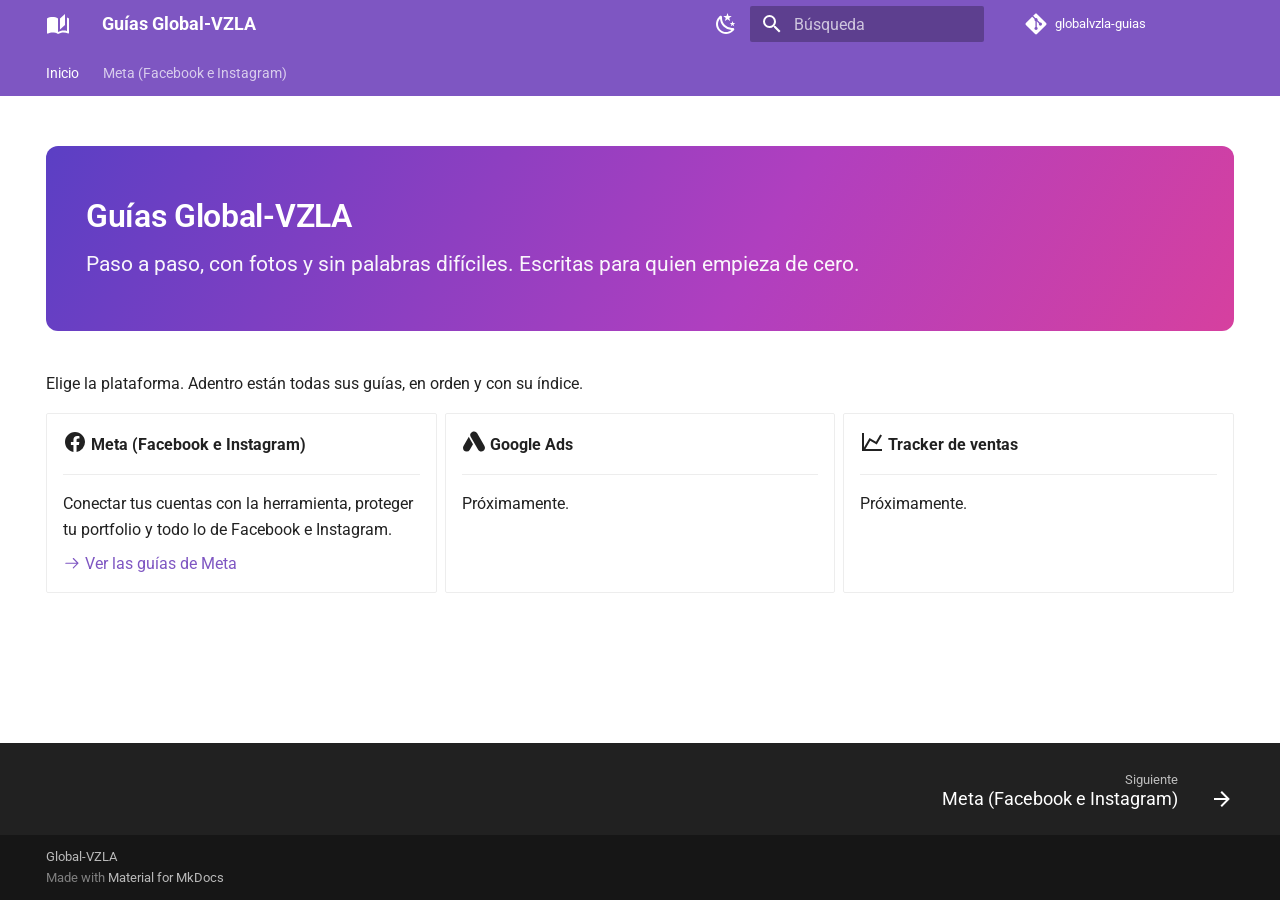
<file: index.html>
<!doctype html>
<html lang="es" class="no-js">
  <head>
    
      <meta charset="utf-8">
      <meta name="viewport" content="width=device-width,initial-scale=1">
      
        <meta name="description" content="Guías paso a paso para usar la herramienta Global-VZLA, escritas para quien empieza de cero.">
      
      
      
        <link rel="canonical" href="https://pablo-navarreto.github.io/globalvzla-guias/">
      
      
      
        <link rel="next" href="meta/">
      
      
        
      
      
      <link rel="icon" href="assets/images/favicon.png">
      <meta name="generator" content="mkdocs-1.6.1, mkdocs-material-9.8.1">
    
    
      
        <title>Guías Global-VZLA</title>
      
    
    
      <link rel="stylesheet" href="assets/stylesheets/main.57a0d79d.min.css">
      
        
        <link rel="stylesheet" href="assets/stylesheets/palette.fb2fffe2.min.css">
      
      


    
    
      
    
    
      
        
        
        <link rel="preconnect" href="https://fonts.gstatic.com" crossorigin>
        <link rel="stylesheet" href="https://fonts.googleapis.com/css?family=Roboto:300,300i,400,400i,700,700i%7CRoboto+Mono:400,400i,700,700i&display=fallback">
        <style>:root{--md-text-font:"Roboto";--md-code-font:"Roboto Mono"}</style>
      
    
    
      <link rel="stylesheet" href="assets/estilo.css">
    
    <script>__md_scope=new URL(".",location),__md_hash=e=>[...e].reduce(((e,_)=>(e<<5)-e+_.charCodeAt(0)),0),__md_get=(e,_=localStorage,t=__md_scope)=>JSON.parse(_.getItem(t.pathname+"."+e)),__md_set=(e,_,t=localStorage,a=__md_scope)=>{try{t.setItem(a.pathname+"."+e,JSON.stringify(_))}catch(e){}}</script>
    
      

    
    
  </head>
  
  
    
    
      
    
    
    
    
    <body dir="ltr" data-md-color-scheme="default" data-md-color-primary="deep-purple" data-md-color-accent="pink">
  
    
    <input class="md-toggle" data-md-toggle="drawer" type="checkbox" id="__drawer" autocomplete="off">
    <input class="md-toggle" data-md-toggle="search" type="checkbox" id="__search" autocomplete="off">
    <label class="md-overlay" for="__drawer"></label>
    <div data-md-component="skip">
      
        
        <a href="#guias-global-vzla" class="md-skip">
          Saltar a contenido
        </a>
      
    </div>
    <div data-md-component="announce">
      
    </div>
    
    
      

<header class="md-header" data-md-component="header">
  <nav class="md-header__inner md-grid" aria-label="Cabecera">
    <a href="." title="Guías Global-VZLA" class="md-header__button md-logo" aria-label="Guías Global-VZLA" data-md-component="logo">
      
  
  <svg xmlns="http://www.w3.org/2000/svg" viewBox="0 0 24 24"><path d="m19 2-5 4.5v11l5-4.5zM6.5 5C4.55 5 2.45 5.4 1 6.5v14.66c0 .25.25.5.5.5.1 0 .15-.07.25-.07 1.35-.65 3.3-1.09 4.75-1.09 1.95 0 4.05.4 5.5 1.5 1.35-.85 3.8-1.5 5.5-1.5 1.65 0 3.35.31 4.75 1.06.1.05.15.03.25.03.25 0 .5-.25.5-.5V6.5c-.6-.45-1.25-.75-2-1V19c-1.1-.35-2.3-.5-3.5-.5-1.7 0-4.15.65-5.5 1.5V6.5C10.55 5.4 8.45 5 6.5 5"/></svg>

    </a>
    <label class="md-header__button md-icon" for="__drawer">
      
      <svg xmlns="http://www.w3.org/2000/svg" viewBox="0 0 24 24"><path d="M3 6h18v2H3zm0 5h18v2H3zm0 5h18v2H3z"/></svg>
    </label>
    <div class="md-header__title" data-md-component="header-title">
      <div class="md-header__ellipsis">
        <div class="md-header__topic">
          <span class="md-ellipsis">
            Guías Global-VZLA
          </span>
        </div>
        <div class="md-header__topic" data-md-component="header-topic">
          <span class="md-ellipsis">
            
              Inicio
            
          </span>
        </div>
      </div>
    </div>
    
      
        <form class="md-header__option" data-md-component="palette">
  
    
    
    
    <input class="md-option" data-md-color-media="(prefers-color-scheme: light)" data-md-color-scheme="default" data-md-color-primary="deep-purple" data-md-color-accent="pink"  aria-label="Cambiar a oscuro"  type="radio" name="__palette" id="__palette_0">
    
      <label class="md-header__button md-icon" title="Cambiar a oscuro" for="__palette_1" hidden>
        <svg xmlns="http://www.w3.org/2000/svg" viewBox="0 0 24 24"><path d="m17.75 4.09-2.53 1.94.91 3.06-2.63-1.81-2.63 1.81.91-3.06-2.53-1.94L12.44 4l1.06-3 1.06 3zm3.5 6.91-1.64 1.25.59 1.98-1.7-1.17-1.7 1.17.59-1.98L15.75 11l2.06-.05L18.5 9l.69 1.95zm-2.28 4.95c.83-.08 1.72 1.1 1.19 1.85-.32.45-.66.87-1.08 1.27C15.17 23 8.84 23 4.94 19.07c-3.91-3.9-3.91-10.24 0-14.14.4-.4.82-.76 1.27-1.08.75-.53 1.93.36 1.85 1.19-.27 2.86.69 5.83 2.89 8.02a9.96 9.96 0 0 0 8.02 2.89m-1.64 2.02a12.08 12.08 0 0 1-7.8-3.47c-2.17-2.19-3.33-5-3.49-7.82-2.81 3.14-2.7 7.96.31 10.98 3.02 3.01 7.84 3.12 10.98.31"/></svg>
      </label>
    
  
    
    
    
    <input class="md-option" data-md-color-media="(prefers-color-scheme: dark)" data-md-color-scheme="slate" data-md-color-primary="deep-purple" data-md-color-accent="pink"  aria-label="Cambiar a claro"  type="radio" name="__palette" id="__palette_1">
    
      <label class="md-header__button md-icon" title="Cambiar a claro" for="__palette_0" hidden>
        <svg xmlns="http://www.w3.org/2000/svg" viewBox="0 0 24 24"><path d="M12 7a5 5 0 0 1 5 5 5 5 0 0 1-5 5 5 5 0 0 1-5-5 5 5 0 0 1 5-5m0 2a3 3 0 0 0-3 3 3 3 0 0 0 3 3 3 3 0 0 0 3-3 3 3 0 0 0-3-3m0-7 2.39 3.42C13.65 5.15 12.84 5 12 5s-1.65.15-2.39.42zM3.34 7l4.16-.35A7.2 7.2 0 0 0 5.94 8.5c-.44.74-.69 1.5-.83 2.29zm.02 10 1.76-3.77a7.131 7.131 0 0 0 2.38 4.14zM20.65 7l-1.77 3.79a7.02 7.02 0 0 0-2.38-4.15zm-.01 10-4.14.36c.59-.51 1.12-1.14 1.54-1.86.42-.73.69-1.5.83-2.29zM12 22l-2.41-3.44c.74.27 1.55.44 2.41.44.82 0 1.63-.17 2.37-.44z"/></svg>
      </label>
    
  
</form>
      
    
    
      <script>var palette=__md_get("__palette");if(palette&&palette.color){if("(prefers-color-scheme)"===palette.color.media){var media=matchMedia("(prefers-color-scheme: light)"),input=document.querySelector(media.matches?"[data-md-color-media='(prefers-color-scheme: light)']":"[data-md-color-media='(prefers-color-scheme: dark)']");palette.color.media=input.getAttribute("data-md-color-media"),palette.color.scheme=input.getAttribute("data-md-color-scheme"),palette.color.primary=input.getAttribute("data-md-color-primary"),palette.color.accent=input.getAttribute("data-md-color-accent")}for(var[key,value]of Object.entries(palette.color))document.body.setAttribute("data-md-color-"+key,value)}</script>
    
    
    
      
      
        <label class="md-header__button md-icon" for="__search">
          
          <svg xmlns="http://www.w3.org/2000/svg" viewBox="0 0 24 24"><path d="M9.5 3A6.5 6.5 0 0 1 16 9.5c0 1.61-.59 3.09-1.56 4.23l.27.27h.79l5 5-1.5 1.5-5-5v-.79l-.27-.27A6.52 6.52 0 0 1 9.5 16 6.5 6.5 0 0 1 3 9.5 6.5 6.5 0 0 1 9.5 3m0 2C7 5 5 7 5 9.5S7 14 9.5 14 14 12 14 9.5 12 5 9.5 5"/></svg>
        </label>
        <div class="md-search" data-md-component="search" role="dialog">
  <label class="md-search__overlay" for="__search"></label>
  <div class="md-search__inner" role="search">
    <form class="md-search__form" name="search">
      <input type="text" class="md-search__input" name="query" aria-label="Búsqueda" placeholder="Búsqueda" autocapitalize="off" autocorrect="off" autocomplete="off" spellcheck="false" data-md-component="search-query" required>
      <label class="md-search__icon md-icon" for="__search">
        
        <svg xmlns="http://www.w3.org/2000/svg" viewBox="0 0 24 24"><path d="M9.5 3A6.5 6.5 0 0 1 16 9.5c0 1.61-.59 3.09-1.56 4.23l.27.27h.79l5 5-1.5 1.5-5-5v-.79l-.27-.27A6.52 6.52 0 0 1 9.5 16 6.5 6.5 0 0 1 3 9.5 6.5 6.5 0 0 1 9.5 3m0 2C7 5 5 7 5 9.5S7 14 9.5 14 14 12 14 9.5 12 5 9.5 5"/></svg>
        
        <svg xmlns="http://www.w3.org/2000/svg" viewBox="0 0 24 24"><path d="M20 11v2H8l5.5 5.5-1.42 1.42L4.16 12l7.92-7.92L13.5 5.5 8 11z"/></svg>
      </label>
      <nav class="md-search__options" aria-label="Buscar">
        
        <button type="reset" class="md-search__icon md-icon" title="Limpiar" aria-label="Limpiar" tabindex="-1">
          
          <svg xmlns="http://www.w3.org/2000/svg" viewBox="0 0 24 24"><path d="M19 6.41 17.59 5 12 10.59 6.41 5 5 6.41 10.59 12 5 17.59 6.41 19 12 13.41 17.59 19 19 17.59 13.41 12z"/></svg>
        </button>
      </nav>
      
        <div class="md-search__suggest" data-md-component="search-suggest"></div>
      
    </form>
    <div class="md-search__output">
      <div class="md-search__scrollwrap" tabindex="0" data-md-scrollfix>
        <div class="md-search-result" data-md-component="search-result">
          <div class="md-search-result__meta">
            Inicializando búsqueda
          </div>
          <ol class="md-search-result__list" role="presentation"></ol>
        </div>
      </div>
    </div>
  </div>
</div>
      
    
    
      <div class="md-header__source">
        <a href="https://github.com/Pablo-Navarreto/globalvzla-guias" title="Ir al repositorio" class="md-source" data-md-component="source">
  <div class="md-source__icon md-icon">
    
    <svg xmlns="http://www.w3.org/2000/svg" viewBox="0 0 448 512"><!--! Font Awesome Free 7.1.0 by @fontawesome - https://fontawesome.com License - https://fontawesome.com/license/free (Icons: CC BY 4.0, Fonts: SIL OFL 1.1, Code: MIT License) Copyright 2025 Fonticons, Inc.--><path d="M439.6 236.1 244 40.5c-5.4-5.5-12.8-8.5-20.4-8.5s-15 3-20.4 8.4L162.5 81l51.5 51.5c27.1-9.1 52.7 16.8 43.4 43.7l49.7 49.7c34.2-11.8 61.2 31 35.5 56.7-26.5 26.5-70.2-2.9-56-37.3L240.3 199v121.9c25.3 12.5 22.3 41.8 9.1 55-6.4 6.4-15.2 10.1-24.3 10.1s-17.8-3.6-24.3-10.1c-17.6-17.6-11.1-46.9 11.2-56v-123c-20.8-8.5-24.6-30.7-18.6-45L142.6 101 8.5 235.1C3 240.6 0 247.9 0 255.5s3 15 8.5 20.4l195.6 195.7c5.4 5.4 12.7 8.4 20.4 8.4s15-3 20.4-8.4l194.7-194.7c5.4-5.4 8.4-12.8 8.4-20.4s-3-15-8.4-20.4"/></svg>
  </div>
  <div class="md-source__repository">
    globalvzla-guias
  </div>
</a>
      </div>
    
  </nav>
  
</header>
    
    <div class="md-container" data-md-component="container">
      
      
        
          
            
<nav class="md-tabs" aria-label="Pestañas" data-md-component="tabs">
  <div class="md-grid">
    <ul class="md-tabs__list">
      
        
  
  
  
    
  
  
    <li class="md-tabs__item md-tabs__item--active">
      <a href="." class="md-tabs__link">
        
  
  
    
  
  Inicio

      </a>
    </li>
  

      
        
  
  
  
  
    
    
      <li class="md-tabs__item">
        <a href="meta/" class="md-tabs__link">
          
  
  
    
  
  Meta (Facebook e Instagram)

        </a>
      </li>
    
  

      
    </ul>
  </div>
</nav>
          
        
      
      <main class="md-main" data-md-component="main">
        <div class="md-main__inner md-grid">
          
            
              
                
              
              <div class="md-sidebar md-sidebar--primary" data-md-component="sidebar" data-md-type="navigation" hidden>
                <div class="md-sidebar__scrollwrap">
                  <div class="md-sidebar__inner">
                    


  


<nav class="md-nav md-nav--primary md-nav--lifted" aria-label="Navegación" data-md-level="0">
  <label class="md-nav__title" for="__drawer">
    <a href="." title="Guías Global-VZLA" class="md-nav__button md-logo" aria-label="Guías Global-VZLA" data-md-component="logo">
      
  
  <svg xmlns="http://www.w3.org/2000/svg" viewBox="0 0 24 24"><path d="m19 2-5 4.5v11l5-4.5zM6.5 5C4.55 5 2.45 5.4 1 6.5v14.66c0 .25.25.5.5.5.1 0 .15-.07.25-.07 1.35-.65 3.3-1.09 4.75-1.09 1.95 0 4.05.4 5.5 1.5 1.35-.85 3.8-1.5 5.5-1.5 1.65 0 3.35.31 4.75 1.06.1.05.15.03.25.03.25 0 .5-.25.5-.5V6.5c-.6-.45-1.25-.75-2-1V19c-1.1-.35-2.3-.5-3.5-.5-1.7 0-4.15.65-5.5 1.5V6.5C10.55 5.4 8.45 5 6.5 5"/></svg>

    </a>
    Guías Global-VZLA
  </label>
  
    <div class="md-nav__source">
      <a href="https://github.com/Pablo-Navarreto/globalvzla-guias" title="Ir al repositorio" class="md-source" data-md-component="source">
  <div class="md-source__icon md-icon">
    
    <svg xmlns="http://www.w3.org/2000/svg" viewBox="0 0 448 512"><!--! Font Awesome Free 7.1.0 by @fontawesome - https://fontawesome.com License - https://fontawesome.com/license/free (Icons: CC BY 4.0, Fonts: SIL OFL 1.1, Code: MIT License) Copyright 2025 Fonticons, Inc.--><path d="M439.6 236.1 244 40.5c-5.4-5.5-12.8-8.5-20.4-8.5s-15 3-20.4 8.4L162.5 81l51.5 51.5c27.1-9.1 52.7 16.8 43.4 43.7l49.7 49.7c34.2-11.8 61.2 31 35.5 56.7-26.5 26.5-70.2-2.9-56-37.3L240.3 199v121.9c25.3 12.5 22.3 41.8 9.1 55-6.4 6.4-15.2 10.1-24.3 10.1s-17.8-3.6-24.3-10.1c-17.6-17.6-11.1-46.9 11.2-56v-123c-20.8-8.5-24.6-30.7-18.6-45L142.6 101 8.5 235.1C3 240.6 0 247.9 0 255.5s3 15 8.5 20.4l195.6 195.7c5.4 5.4 12.7 8.4 20.4 8.4s15-3 20.4-8.4l194.7-194.7c5.4-5.4 8.4-12.8 8.4-20.4s-3-15-8.4-20.4"/></svg>
  </div>
  <div class="md-source__repository">
    globalvzla-guias
  </div>
</a>
    </div>
  
  <ul class="md-nav__list" data-md-scrollfix>
    
      
      
  
  
    
  
  
  
    <li class="md-nav__item md-nav__item--active">
      
      <input class="md-nav__toggle md-toggle" type="checkbox" id="__toc">
      
      
        
      
      
      <a href="." class="md-nav__link md-nav__link--active">
        
  
  
  <span class="md-ellipsis">
    
  
    Inicio
  

    
  </span>
  
  

      </a>
      
    </li>
  

    
      
      
  
  
  
  
    
    
      
        
          
        
      
        
      
        
      
        
      
        
      
    
    
    
      
      
    
    
    <li class="md-nav__item md-nav__item--nested">
      
        
        
        <input class="md-nav__toggle md-toggle " type="checkbox" id="__nav_2" >
        
          
          <div class="md-nav__link md-nav__container">
            <a href="meta/" class="md-nav__link ">
              
  
  
  <span class="md-ellipsis">
    
  
    Meta (Facebook e Instagram)
  

    
  </span>
  
  

            </a>
            
              
              <label class="md-nav__link " for="__nav_2" id="__nav_2_label" tabindex="0">
                <span class="md-nav__icon md-icon"></span>
              </label>
            
          </div>
        
        <nav class="md-nav" data-md-level="1" aria-labelledby="__nav_2_label" aria-expanded="false">
          <label class="md-nav__title" for="__nav_2">
            <span class="md-nav__icon md-icon"></span>
            
  
    Meta (Facebook e Instagram)
  

          </label>
          <ul class="md-nav__list" data-md-scrollfix>
            
              
            
              
                
  
  
  
  
    <li class="md-nav__item">
      <a href="meta/crear-portfolio/" class="md-nav__link">
        
  
  
  <span class="md-ellipsis">
    
  
    Crear un portfolio comercial
  

    
  </span>
  
  

      </a>
    </li>
  

              
            
              
                
  
  
  
  
    <li class="md-nav__item">
      <a href="meta/conectar-meta/" class="md-nav__link">
        
  
  
  <span class="md-ellipsis">
    
  
    Conectar Facebook e Instagram
  

    
  </span>
  
  

      </a>
    </li>
  

              
            
              
                
  
  
  
  
    <li class="md-nav__item">
      <a href="meta/proteger-portfolio/" class="md-nav__link">
        
  
  
  <span class="md-ellipsis">
    
  
    Proteger tu portfolio
  

    
  </span>
  
  

      </a>
    </li>
  

              
            
              
                
  
  
  
  
    <li class="md-nav__item">
      <a href="meta/crear-pagina/" class="md-nav__link">
        
  
  
  <span class="md-ellipsis">
    
  
    Crear una página de Facebook
  

    
  </span>
  
  

      </a>
    </li>
  

              
            
          </ul>
        </nav>
      
    </li>
  

    
  </ul>
</nav>
                  </div>
                </div>
              </div>
            
            
              
                
              
              <div class="md-sidebar md-sidebar--secondary" data-md-component="sidebar" data-md-type="toc" hidden>
                <div class="md-sidebar__scrollwrap">
                  <div class="md-sidebar__inner">
                    

<nav class="md-nav md-nav--secondary" aria-label="Tabla de contenidos">
  
  
  
    
  
  
</nav>
                  </div>
                </div>
              </div>
            
          
          
            <div class="md-content" data-md-component="content">
              
              <article class="md-content__inner md-typeset">
                
                  
  




<div class="portada">
<h1 id="guias-global-vzla">Guías Global-VZLA<a class="headerlink" href="#guias-global-vzla" title="Permanent link">&para;</a></h1>
<p>Paso a paso, con fotos y sin palabras difíciles. Escritas para quien empieza de cero.</p>
</div>
<p>Elige la plataforma. Adentro están todas sus guías, en orden y con su índice.</p>
<div class="grid cards">
<ul>
<li>
<p><span class="twemoji lg"><svg xmlns="http://www.w3.org/2000/svg" viewBox="0 0 24 24"><path d="M12 2.04c-5.5 0-10 4.49-10 10.02 0 5 3.66 9.15 8.44 9.9v-7H7.9v-2.9h2.54V9.85c0-2.51 1.49-3.89 3.78-3.89 1.09 0 2.23.19 2.23.19v2.47h-1.26c-1.24 0-1.63.77-1.63 1.56v1.88h2.78l-.45 2.9h-2.33v7a10 10 0 0 0 8.44-9.9c0-5.53-4.5-10.02-10-10.02"/></svg></span> <strong>Meta (Facebook e Instagram)</strong></p>
<hr />
<p>Conectar tus cuentas con la herramienta, proteger tu portfolio y todo lo de Facebook e Instagram.</p>
<p><a href="meta/"><span class="twemoji"><svg xmlns="http://www.w3.org/2000/svg" viewBox="0 0 24 24"><path d="M13.22 19.03a.75.75 0 0 1 0-1.06L18.19 13H3.75a.75.75 0 0 1 0-1.5h14.44l-4.97-4.97a.749.749 0 0 1 .326-1.275.75.75 0 0 1 .734.215l6.25 6.25a.75.75 0 0 1 0 1.06l-6.25 6.25a.75.75 0 0 1-1.06 0"/></svg></span> Ver las guías de Meta</a></p>
</li>
<li>
<p><span class="twemoji lg"><svg xmlns="http://www.w3.org/2000/svg" viewBox="0 0 24 24"><path d="M12.25 1.47c-.7-.05-1.43.11-2.08.49a3.656 3.656 0 0 0-1.35 5l7.34 12.7c1.01 1.76 3.25 2.34 5.01 1.34 1.75-1 2.33-3.25 1.33-5L15.18 3.3a3.7 3.7 0 0 0-2.93-1.83M6.82 6.76 1.5 16a3.67 3.67 0 0 0-.5 1.83 3.67 3.67 0 0 0 3.67 3.67 3.67 3.67 0 0 0 3.17-1.84v.01L11 14.19c-1.35-2.3-2.73-4.59-3.97-6.96-.08-.15-.15-.31-.2-.47ZL16.4 5Z"/></svg></span> <strong>Google Ads</strong></p>
<hr />
<p>Próximamente.</p>
</li>
<li>
<p><span class="twemoji lg"><svg xmlns="http://www.w3.org/2000/svg" viewBox="0 0 24 24"><path d="m16 11.78 4.24-7.33 1.73 1-5.23 9.05-6.51-3.75L5.46 19H22v2H2V3h2v14.54L9.5 8z"/></svg></span> <strong>Tracker de ventas</strong></p>
<hr />
<p>Próximamente.</p>
</li>
</ul>
</div>







  
  




  



                
              </article>
            </div>
          
          
<script>var target=document.getElementById(location.hash.slice(1));target&&target.name&&(target.checked=target.name.startsWith("__tabbed_"))</script>
        </div>
        
          <button type="button" class="md-top md-icon" data-md-component="top" hidden>
  
  <svg xmlns="http://www.w3.org/2000/svg" viewBox="0 0 24 24"><path d="M13 20h-2V8l-5.5 5.5-1.42-1.42L12 4.16l7.92 7.92-1.42 1.42L13 8z"/></svg>
  Volver al principio
</button>
        
      </main>
      
        <footer class="md-footer">
  
    
      
        
      
      <nav class="md-footer__inner md-grid" aria-label="Pie" >
        
        
          
          <a href="meta/" class="md-footer__link md-footer__link--next" aria-label="Siguiente: Meta (Facebook e Instagram)">
            <div class="md-footer__title">
              <span class="md-footer__direction">
                Siguiente
              </span>
              <div class="md-ellipsis">
                Meta (Facebook e Instagram)
              </div>
            </div>
            <div class="md-footer__button md-icon">
              
              <svg xmlns="http://www.w3.org/2000/svg" viewBox="0 0 24 24"><path d="M4 11v2h12l-5.5 5.5 1.42 1.42L19.84 12l-7.92-7.92L10.5 5.5 16 11z"/></svg>
            </div>
          </a>
        
      </nav>
    
  
  <div class="md-footer-meta md-typeset">
    <div class="md-footer-meta__inner md-grid">
      <div class="md-copyright">
  
    <div class="md-copyright__highlight">
      Global-VZLA
    </div>
  
  
    Made with
    <a href="https://squidfunk.github.io/mkdocs-material/" target="_blank" rel="noopener">
      Material for MkDocs
    </a>
  
</div>
      
    </div>
  </div>
</footer>
      
    </div>
    <div class="md-dialog" data-md-component="dialog">
      <div class="md-dialog__inner md-typeset"></div>
    </div>
    
    
    
      
      
      <script id="__config" type="application/json">{"annotate": null, "base": ".", "features": ["navigation.tabs", "navigation.indexes", "navigation.top", "navigation.footer", "search.suggest", "search.highlight", "toc.follow"], "search": "assets/javascripts/workers/search.a7633da7.min.js", "tags": null, "translations": {"clipboard.copied": "Copiado al portapapeles", "clipboard.copy": "Copiar al portapapeles", "search.result.more.one": "1 m\u00e1s en esta p\u00e1gina", "search.result.more.other": "# m\u00e1s en esta p\u00e1gina", "search.result.none": "No se encontraron documentos", "search.result.one": "1 documento encontrado", "search.result.other": "# documentos encontrados", "search.result.placeholder": "Teclee para comenzar b\u00fasqueda", "search.result.term.missing": "Falta", "select.version": "Seleccionar versi\u00f3n"}, "version": null}</script>
    
    
      <script src="assets/javascripts/bundle.a5f9d56c.min.js"></script>
      
    
  </body>
</html>
</file>
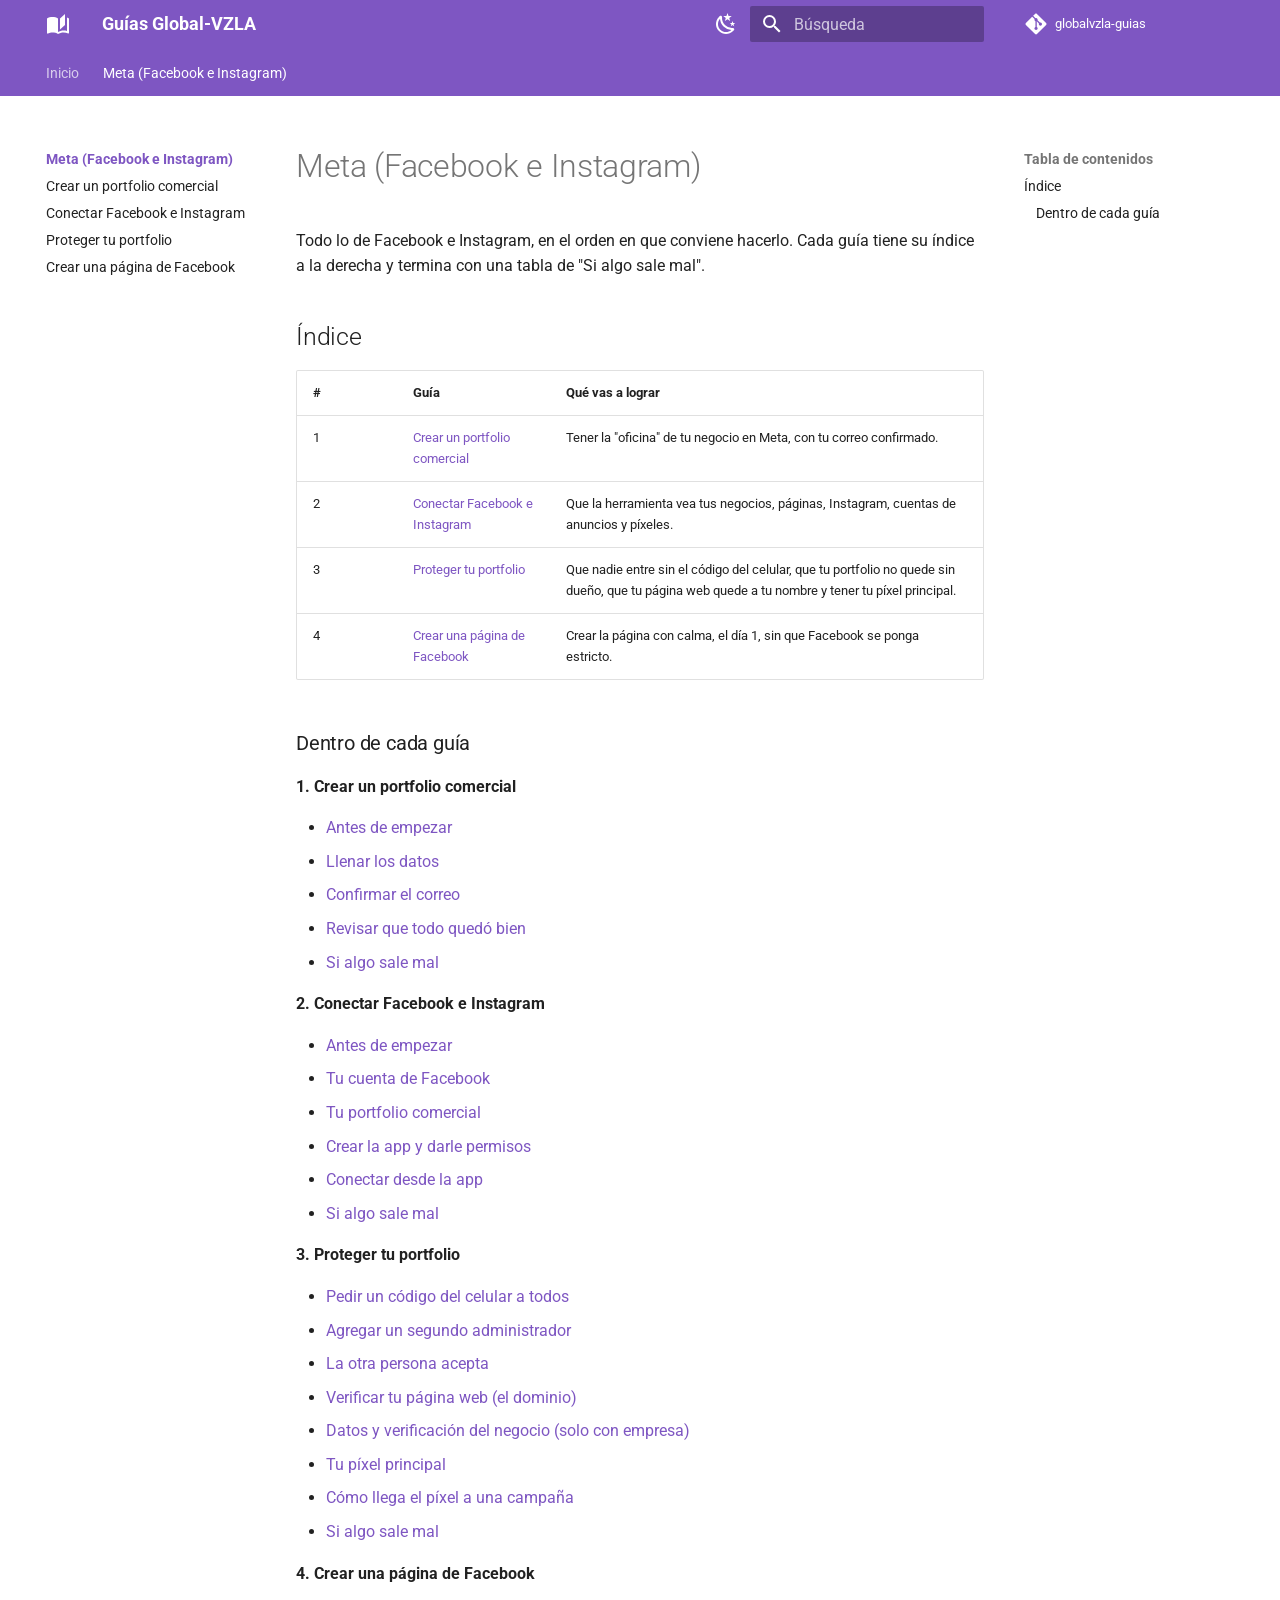
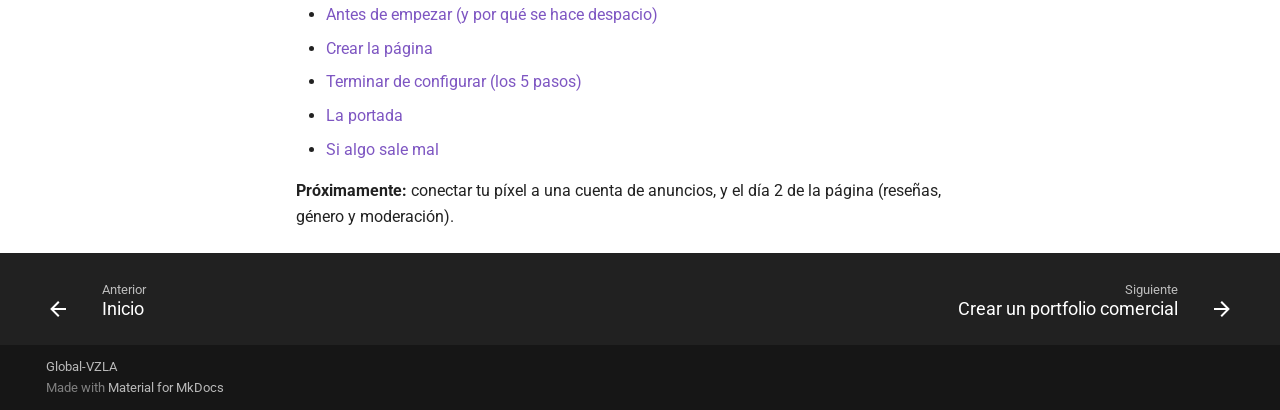
<file: meta/index.html>
<!doctype html>
<html lang="es" class="no-js">
  <head>
    
      <meta charset="utf-8">
      <meta name="viewport" content="width=device-width,initial-scale=1">
      
        <meta name="description" content="Guías paso a paso para usar la herramienta Global-VZLA, escritas para quien empieza de cero.">
      
      
      
        <link rel="canonical" href="https://pablo-navarreto.github.io/globalvzla-guias/meta/">
      
      
        <link rel="prev" href="..">
      
      
        <link rel="next" href="crear-portfolio/">
      
      
        
      
      
      <link rel="icon" href="../assets/images/favicon.png">
      <meta name="generator" content="mkdocs-1.6.1, mkdocs-material-9.8.1">
    
    
      
        <title>Meta (Facebook e Instagram) - Guías Global-VZLA</title>
      
    
    
      <link rel="stylesheet" href="../assets/stylesheets/main.57a0d79d.min.css">
      
        
        <link rel="stylesheet" href="../assets/stylesheets/palette.fb2fffe2.min.css">
      
      


    
    
      
    
    
      
        
        
        <link rel="preconnect" href="https://fonts.gstatic.com" crossorigin>
        <link rel="stylesheet" href="https://fonts.googleapis.com/css?family=Roboto:300,300i,400,400i,700,700i%7CRoboto+Mono:400,400i,700,700i&display=fallback">
        <style>:root{--md-text-font:"Roboto";--md-code-font:"Roboto Mono"}</style>
      
    
    
      <link rel="stylesheet" href="../assets/estilo.css">
    
    <script>__md_scope=new URL("..",location),__md_hash=e=>[...e].reduce(((e,_)=>(e<<5)-e+_.charCodeAt(0)),0),__md_get=(e,_=localStorage,t=__md_scope)=>JSON.parse(_.getItem(t.pathname+"."+e)),__md_set=(e,_,t=localStorage,a=__md_scope)=>{try{t.setItem(a.pathname+"."+e,JSON.stringify(_))}catch(e){}}</script>
    
      

    
    
  </head>
  
  
    
    
      
    
    
    
    
    <body dir="ltr" data-md-color-scheme="default" data-md-color-primary="deep-purple" data-md-color-accent="pink">
  
    
    <input class="md-toggle" data-md-toggle="drawer" type="checkbox" id="__drawer" autocomplete="off">
    <input class="md-toggle" data-md-toggle="search" type="checkbox" id="__search" autocomplete="off">
    <label class="md-overlay" for="__drawer"></label>
    <div data-md-component="skip">
      
        
        <a href="#meta-facebook-e-instagram" class="md-skip">
          Saltar a contenido
        </a>
      
    </div>
    <div data-md-component="announce">
      
    </div>
    
    
      

<header class="md-header" data-md-component="header">
  <nav class="md-header__inner md-grid" aria-label="Cabecera">
    <a href=".." title="Guías Global-VZLA" class="md-header__button md-logo" aria-label="Guías Global-VZLA" data-md-component="logo">
      
  
  <svg xmlns="http://www.w3.org/2000/svg" viewBox="0 0 24 24"><path d="m19 2-5 4.5v11l5-4.5zM6.5 5C4.55 5 2.45 5.4 1 6.5v14.66c0 .25.25.5.5.5.1 0 .15-.07.25-.07 1.35-.65 3.3-1.09 4.75-1.09 1.95 0 4.05.4 5.5 1.5 1.35-.85 3.8-1.5 5.5-1.5 1.65 0 3.35.31 4.75 1.06.1.05.15.03.25.03.25 0 .5-.25.5-.5V6.5c-.6-.45-1.25-.75-2-1V19c-1.1-.35-2.3-.5-3.5-.5-1.7 0-4.15.65-5.5 1.5V6.5C10.55 5.4 8.45 5 6.5 5"/></svg>

    </a>
    <label class="md-header__button md-icon" for="__drawer">
      
      <svg xmlns="http://www.w3.org/2000/svg" viewBox="0 0 24 24"><path d="M3 6h18v2H3zm0 5h18v2H3zm0 5h18v2H3z"/></svg>
    </label>
    <div class="md-header__title" data-md-component="header-title">
      <div class="md-header__ellipsis">
        <div class="md-header__topic">
          <span class="md-ellipsis">
            Guías Global-VZLA
          </span>
        </div>
        <div class="md-header__topic" data-md-component="header-topic">
          <span class="md-ellipsis">
            
              Meta (Facebook e Instagram)
            
          </span>
        </div>
      </div>
    </div>
    
      
        <form class="md-header__option" data-md-component="palette">
  
    
    
    
    <input class="md-option" data-md-color-media="(prefers-color-scheme: light)" data-md-color-scheme="default" data-md-color-primary="deep-purple" data-md-color-accent="pink"  aria-label="Cambiar a oscuro"  type="radio" name="__palette" id="__palette_0">
    
      <label class="md-header__button md-icon" title="Cambiar a oscuro" for="__palette_1" hidden>
        <svg xmlns="http://www.w3.org/2000/svg" viewBox="0 0 24 24"><path d="m17.75 4.09-2.53 1.94.91 3.06-2.63-1.81-2.63 1.81.91-3.06-2.53-1.94L12.44 4l1.06-3 1.06 3zm3.5 6.91-1.64 1.25.59 1.98-1.7-1.17-1.7 1.17.59-1.98L15.75 11l2.06-.05L18.5 9l.69 1.95zm-2.28 4.95c.83-.08 1.72 1.1 1.19 1.85-.32.45-.66.87-1.08 1.27C15.17 23 8.84 23 4.94 19.07c-3.91-3.9-3.91-10.24 0-14.14.4-.4.82-.76 1.27-1.08.75-.53 1.93.36 1.85 1.19-.27 2.86.69 5.83 2.89 8.02a9.96 9.96 0 0 0 8.02 2.89m-1.64 2.02a12.08 12.08 0 0 1-7.8-3.47c-2.17-2.19-3.33-5-3.49-7.82-2.81 3.14-2.7 7.96.31 10.98 3.02 3.01 7.84 3.12 10.98.31"/></svg>
      </label>
    
  
    
    
    
    <input class="md-option" data-md-color-media="(prefers-color-scheme: dark)" data-md-color-scheme="slate" data-md-color-primary="deep-purple" data-md-color-accent="pink"  aria-label="Cambiar a claro"  type="radio" name="__palette" id="__palette_1">
    
      <label class="md-header__button md-icon" title="Cambiar a claro" for="__palette_0" hidden>
        <svg xmlns="http://www.w3.org/2000/svg" viewBox="0 0 24 24"><path d="M12 7a5 5 0 0 1 5 5 5 5 0 0 1-5 5 5 5 0 0 1-5-5 5 5 0 0 1 5-5m0 2a3 3 0 0 0-3 3 3 3 0 0 0 3 3 3 3 0 0 0 3-3 3 3 0 0 0-3-3m0-7 2.39 3.42C13.65 5.15 12.84 5 12 5s-1.65.15-2.39.42zM3.34 7l4.16-.35A7.2 7.2 0 0 0 5.94 8.5c-.44.74-.69 1.5-.83 2.29zm.02 10 1.76-3.77a7.131 7.131 0 0 0 2.38 4.14zM20.65 7l-1.77 3.79a7.02 7.02 0 0 0-2.38-4.15zm-.01 10-4.14.36c.59-.51 1.12-1.14 1.54-1.86.42-.73.69-1.5.83-2.29zM12 22l-2.41-3.44c.74.27 1.55.44 2.41.44.82 0 1.63-.17 2.37-.44z"/></svg>
      </label>
    
  
</form>
      
    
    
      <script>var palette=__md_get("__palette");if(palette&&palette.color){if("(prefers-color-scheme)"===palette.color.media){var media=matchMedia("(prefers-color-scheme: light)"),input=document.querySelector(media.matches?"[data-md-color-media='(prefers-color-scheme: light)']":"[data-md-color-media='(prefers-color-scheme: dark)']");palette.color.media=input.getAttribute("data-md-color-media"),palette.color.scheme=input.getAttribute("data-md-color-scheme"),palette.color.primary=input.getAttribute("data-md-color-primary"),palette.color.accent=input.getAttribute("data-md-color-accent")}for(var[key,value]of Object.entries(palette.color))document.body.setAttribute("data-md-color-"+key,value)}</script>
    
    
    
      
      
        <label class="md-header__button md-icon" for="__search">
          
          <svg xmlns="http://www.w3.org/2000/svg" viewBox="0 0 24 24"><path d="M9.5 3A6.5 6.5 0 0 1 16 9.5c0 1.61-.59 3.09-1.56 4.23l.27.27h.79l5 5-1.5 1.5-5-5v-.79l-.27-.27A6.52 6.52 0 0 1 9.5 16 6.5 6.5 0 0 1 3 9.5 6.5 6.5 0 0 1 9.5 3m0 2C7 5 5 7 5 9.5S7 14 9.5 14 14 12 14 9.5 12 5 9.5 5"/></svg>
        </label>
        <div class="md-search" data-md-component="search" role="dialog">
  <label class="md-search__overlay" for="__search"></label>
  <div class="md-search__inner" role="search">
    <form class="md-search__form" name="search">
      <input type="text" class="md-search__input" name="query" aria-label="Búsqueda" placeholder="Búsqueda" autocapitalize="off" autocorrect="off" autocomplete="off" spellcheck="false" data-md-component="search-query" required>
      <label class="md-search__icon md-icon" for="__search">
        
        <svg xmlns="http://www.w3.org/2000/svg" viewBox="0 0 24 24"><path d="M9.5 3A6.5 6.5 0 0 1 16 9.5c0 1.61-.59 3.09-1.56 4.23l.27.27h.79l5 5-1.5 1.5-5-5v-.79l-.27-.27A6.52 6.52 0 0 1 9.5 16 6.5 6.5 0 0 1 3 9.5 6.5 6.5 0 0 1 9.5 3m0 2C7 5 5 7 5 9.5S7 14 9.5 14 14 12 14 9.5 12 5 9.5 5"/></svg>
        
        <svg xmlns="http://www.w3.org/2000/svg" viewBox="0 0 24 24"><path d="M20 11v2H8l5.5 5.5-1.42 1.42L4.16 12l7.92-7.92L13.5 5.5 8 11z"/></svg>
      </label>
      <nav class="md-search__options" aria-label="Buscar">
        
        <button type="reset" class="md-search__icon md-icon" title="Limpiar" aria-label="Limpiar" tabindex="-1">
          
          <svg xmlns="http://www.w3.org/2000/svg" viewBox="0 0 24 24"><path d="M19 6.41 17.59 5 12 10.59 6.41 5 5 6.41 10.59 12 5 17.59 6.41 19 12 13.41 17.59 19 19 17.59 13.41 12z"/></svg>
        </button>
      </nav>
      
        <div class="md-search__suggest" data-md-component="search-suggest"></div>
      
    </form>
    <div class="md-search__output">
      <div class="md-search__scrollwrap" tabindex="0" data-md-scrollfix>
        <div class="md-search-result" data-md-component="search-result">
          <div class="md-search-result__meta">
            Inicializando búsqueda
          </div>
          <ol class="md-search-result__list" role="presentation"></ol>
        </div>
      </div>
    </div>
  </div>
</div>
      
    
    
      <div class="md-header__source">
        <a href="https://github.com/Pablo-Navarreto/globalvzla-guias" title="Ir al repositorio" class="md-source" data-md-component="source">
  <div class="md-source__icon md-icon">
    
    <svg xmlns="http://www.w3.org/2000/svg" viewBox="0 0 448 512"><!--! Font Awesome Free 7.1.0 by @fontawesome - https://fontawesome.com License - https://fontawesome.com/license/free (Icons: CC BY 4.0, Fonts: SIL OFL 1.1, Code: MIT License) Copyright 2025 Fonticons, Inc.--><path d="M439.6 236.1 244 40.5c-5.4-5.5-12.8-8.5-20.4-8.5s-15 3-20.4 8.4L162.5 81l51.5 51.5c27.1-9.1 52.7 16.8 43.4 43.7l49.7 49.7c34.2-11.8 61.2 31 35.5 56.7-26.5 26.5-70.2-2.9-56-37.3L240.3 199v121.9c25.3 12.5 22.3 41.8 9.1 55-6.4 6.4-15.2 10.1-24.3 10.1s-17.8-3.6-24.3-10.1c-17.6-17.6-11.1-46.9 11.2-56v-123c-20.8-8.5-24.6-30.7-18.6-45L142.6 101 8.5 235.1C3 240.6 0 247.9 0 255.5s3 15 8.5 20.4l195.6 195.7c5.4 5.4 12.7 8.4 20.4 8.4s15-3 20.4-8.4l194.7-194.7c5.4-5.4 8.4-12.8 8.4-20.4s-3-15-8.4-20.4"/></svg>
  </div>
  <div class="md-source__repository">
    globalvzla-guias
  </div>
</a>
      </div>
    
  </nav>
  
</header>
    
    <div class="md-container" data-md-component="container">
      
      
        
          
            
<nav class="md-tabs" aria-label="Pestañas" data-md-component="tabs">
  <div class="md-grid">
    <ul class="md-tabs__list">
      
        
  
  
  
  
    <li class="md-tabs__item">
      <a href=".." class="md-tabs__link">
        
  
  
    
  
  Inicio

      </a>
    </li>
  

      
        
  
  
  
    
  
  
    
    
      <li class="md-tabs__item md-tabs__item--active">
        <a href="./" class="md-tabs__link">
          
  
  
    
  
  Meta (Facebook e Instagram)

        </a>
      </li>
    
  

      
    </ul>
  </div>
</nav>
          
        
      
      <main class="md-main" data-md-component="main">
        <div class="md-main__inner md-grid">
          
            
              
              <div class="md-sidebar md-sidebar--primary" data-md-component="sidebar" data-md-type="navigation" >
                <div class="md-sidebar__scrollwrap">
                  <div class="md-sidebar__inner">
                    


  


<nav class="md-nav md-nav--primary md-nav--lifted" aria-label="Navegación" data-md-level="0">
  <label class="md-nav__title" for="__drawer">
    <a href=".." title="Guías Global-VZLA" class="md-nav__button md-logo" aria-label="Guías Global-VZLA" data-md-component="logo">
      
  
  <svg xmlns="http://www.w3.org/2000/svg" viewBox="0 0 24 24"><path d="m19 2-5 4.5v11l5-4.5zM6.5 5C4.55 5 2.45 5.4 1 6.5v14.66c0 .25.25.5.5.5.1 0 .15-.07.25-.07 1.35-.65 3.3-1.09 4.75-1.09 1.95 0 4.05.4 5.5 1.5 1.35-.85 3.8-1.5 5.5-1.5 1.65 0 3.35.31 4.75 1.06.1.05.15.03.25.03.25 0 .5-.25.5-.5V6.5c-.6-.45-1.25-.75-2-1V19c-1.1-.35-2.3-.5-3.5-.5-1.7 0-4.15.65-5.5 1.5V6.5C10.55 5.4 8.45 5 6.5 5"/></svg>

    </a>
    Guías Global-VZLA
  </label>
  
    <div class="md-nav__source">
      <a href="https://github.com/Pablo-Navarreto/globalvzla-guias" title="Ir al repositorio" class="md-source" data-md-component="source">
  <div class="md-source__icon md-icon">
    
    <svg xmlns="http://www.w3.org/2000/svg" viewBox="0 0 448 512"><!--! Font Awesome Free 7.1.0 by @fontawesome - https://fontawesome.com License - https://fontawesome.com/license/free (Icons: CC BY 4.0, Fonts: SIL OFL 1.1, Code: MIT License) Copyright 2025 Fonticons, Inc.--><path d="M439.6 236.1 244 40.5c-5.4-5.5-12.8-8.5-20.4-8.5s-15 3-20.4 8.4L162.5 81l51.5 51.5c27.1-9.1 52.7 16.8 43.4 43.7l49.7 49.7c34.2-11.8 61.2 31 35.5 56.7-26.5 26.5-70.2-2.9-56-37.3L240.3 199v121.9c25.3 12.5 22.3 41.8 9.1 55-6.4 6.4-15.2 10.1-24.3 10.1s-17.8-3.6-24.3-10.1c-17.6-17.6-11.1-46.9 11.2-56v-123c-20.8-8.5-24.6-30.7-18.6-45L142.6 101 8.5 235.1C3 240.6 0 247.9 0 255.5s3 15 8.5 20.4l195.6 195.7c5.4 5.4 12.7 8.4 20.4 8.4s15-3 20.4-8.4l194.7-194.7c5.4-5.4 8.4-12.8 8.4-20.4s-3-15-8.4-20.4"/></svg>
  </div>
  <div class="md-source__repository">
    globalvzla-guias
  </div>
</a>
    </div>
  
  <ul class="md-nav__list" data-md-scrollfix>
    
      
      
  
  
  
  
    <li class="md-nav__item">
      <a href=".." class="md-nav__link">
        
  
  
  <span class="md-ellipsis">
    
  
    Inicio
  

    
  </span>
  
  

      </a>
    </li>
  

    
      
      
  
  
    
  
  
  
    
    
      
        
          
        
      
        
      
        
      
        
      
        
      
    
    
    
      
        
        
      
      
    
    
    <li class="md-nav__item md-nav__item--active md-nav__item--section md-nav__item--nested">
      
        
        
        <input class="md-nav__toggle md-toggle " type="checkbox" id="__nav_2" checked>
        
          
          <div class="md-nav__link md-nav__container">
            <a href="./" class="md-nav__link md-nav__link--active">
              
  
  
  <span class="md-ellipsis">
    
  
    Meta (Facebook e Instagram)
  

    
  </span>
  
  

            </a>
            
              
              <label class="md-nav__link md-nav__link--active" for="__nav_2" id="__nav_2_label" tabindex="">
                <span class="md-nav__icon md-icon"></span>
              </label>
            
          </div>
        
        <nav class="md-nav" data-md-level="1" aria-labelledby="__nav_2_label" aria-expanded="true">
          <label class="md-nav__title" for="__nav_2">
            <span class="md-nav__icon md-icon"></span>
            
  
    Meta (Facebook e Instagram)
  

          </label>
          <ul class="md-nav__list" data-md-scrollfix>
            
              
            
              
                
  
  
  
  
    <li class="md-nav__item">
      <a href="crear-portfolio/" class="md-nav__link">
        
  
  
  <span class="md-ellipsis">
    
  
    Crear un portfolio comercial
  

    
  </span>
  
  

      </a>
    </li>
  

              
            
              
                
  
  
  
  
    <li class="md-nav__item">
      <a href="conectar-meta/" class="md-nav__link">
        
  
  
  <span class="md-ellipsis">
    
  
    Conectar Facebook e Instagram
  

    
  </span>
  
  

      </a>
    </li>
  

              
            
              
                
  
  
  
  
    <li class="md-nav__item">
      <a href="proteger-portfolio/" class="md-nav__link">
        
  
  
  <span class="md-ellipsis">
    
  
    Proteger tu portfolio
  

    
  </span>
  
  

      </a>
    </li>
  

              
            
              
                
  
  
  
  
    <li class="md-nav__item">
      <a href="crear-pagina/" class="md-nav__link">
        
  
  
  <span class="md-ellipsis">
    
  
    Crear una página de Facebook
  

    
  </span>
  
  

      </a>
    </li>
  

              
            
          </ul>
        </nav>
      
    </li>
  

    
  </ul>
</nav>
                  </div>
                </div>
              </div>
            
            
              
              <div class="md-sidebar md-sidebar--secondary" data-md-component="sidebar" data-md-type="toc" >
                <div class="md-sidebar__scrollwrap">
                  <div class="md-sidebar__inner">
                    

<nav class="md-nav md-nav--secondary" aria-label="Tabla de contenidos">
  
  
  
    
  
  
    <label class="md-nav__title" for="__toc">
      <span class="md-nav__icon md-icon"></span>
      Tabla de contenidos
    </label>
    <ul class="md-nav__list" data-md-component="toc" data-md-scrollfix>
      
        <li class="md-nav__item">
  <a href="#indice" class="md-nav__link">
    <span class="md-ellipsis">
      
        Índice
      
    </span>
  </a>
  
    <nav class="md-nav" aria-label="Índice">
      <ul class="md-nav__list">
        
          <li class="md-nav__item">
  <a href="#dentro-de-cada-guia" class="md-nav__link">
    <span class="md-ellipsis">
      
        Dentro de cada guía
      
    </span>
  </a>
  
</li>
        
      </ul>
    </nav>
  
</li>
      
    </ul>
  
</nav>
                  </div>
                </div>
              </div>
            
          
          
            <div class="md-content" data-md-component="content">
              
              <article class="md-content__inner md-typeset">
                
                  



<h1 id="meta-facebook-e-instagram">Meta (Facebook e Instagram)<a class="headerlink" href="#meta-facebook-e-instagram" title="Permanent link">&para;</a></h1>
<p>Todo lo de Facebook e Instagram, en el orden en que conviene hacerlo. Cada guía tiene su índice a la derecha y termina con una tabla de "Si algo sale mal".</p>
<h2 id="indice">Índice<a class="headerlink" href="#indice" title="Permanent link">&para;</a></h2>
<table>
<thead>
<tr>
<th>#</th>
<th>Guía</th>
<th>Qué vas a lograr</th>
</tr>
</thead>
<tbody>
<tr>
<td>1</td>
<td><a href="crear-portfolio/">Crear un portfolio comercial</a></td>
<td>Tener la "oficina" de tu negocio en Meta, con tu correo confirmado.</td>
</tr>
<tr>
<td>2</td>
<td><a href="conectar-meta/">Conectar Facebook e Instagram</a></td>
<td>Que la herramienta vea tus negocios, páginas, Instagram, cuentas de anuncios y píxeles.</td>
</tr>
<tr>
<td>3</td>
<td><a href="proteger-portfolio/">Proteger tu portfolio</a></td>
<td>Que nadie entre sin el código del celular, que tu portfolio no quede sin dueño, que tu página web quede a tu nombre y tener tu píxel principal.</td>
</tr>
<tr>
<td>4</td>
<td><a href="crear-pagina/">Crear una página de Facebook</a></td>
<td>Crear la página con calma, el día 1, sin que Facebook se ponga estricto.</td>
</tr>
</tbody>
</table>
<h3 id="dentro-de-cada-guia">Dentro de cada guía<a class="headerlink" href="#dentro-de-cada-guia" title="Permanent link">&para;</a></h3>
<p><strong>1. Crear un portfolio comercial</strong></p>
<ul>
<li><a href="crear-portfolio/#antes-de-empezar">Antes de empezar</a></li>
<li><a href="crear-portfolio/#parte-2-llenar-los-datos">Llenar los datos</a></li>
<li><a href="crear-portfolio/#parte-4-confirmar-el-correo">Confirmar el correo</a></li>
<li><a href="crear-portfolio/#parte-5-revisar-que-todo-quedo-bien">Revisar que todo quedó bien</a></li>
<li><a href="crear-portfolio/#si-algo-sale-mal">Si algo sale mal</a></li>
</ul>
<p><strong>2. Conectar Facebook e Instagram</strong></p>
<ul>
<li><a href="conectar-meta/#antes-de-empezar">Antes de empezar</a></li>
<li><a href="conectar-meta/#parte-1-tu-cuenta-de-facebook">Tu cuenta de Facebook</a></li>
<li><a href="conectar-meta/#parte-2-tu-portfolio-comercial-la-oficina-de-tu-negocio">Tu portfolio comercial</a></li>
<li><a href="conectar-meta/#parte-4-crear-la-app">Crear la app y darle permisos</a></li>
<li><a href="conectar-meta/#parte-9-conectar-desde-la-app">Conectar desde la app</a></li>
<li><a href="conectar-meta/#si-algo-sale-mal">Si algo sale mal</a></li>
</ul>
<p><strong>3. Proteger tu portfolio</strong></p>
<ul>
<li><a href="proteger-portfolio/#parte-1-pedir-un-codigo-del-celular-a-todos">Pedir un código del celular a todos</a></li>
<li><a href="proteger-portfolio/#parte-2-agregar-un-segundo-administrador">Agregar un segundo administrador</a></li>
<li><a href="proteger-portfolio/#parte-3-la-otra-persona-acepta">La otra persona acepta</a></li>
<li><a href="proteger-portfolio/#parte-4-verificar-tu-pagina-web-el-dominio">Verificar tu página web (el dominio)</a></li>
<li><a href="proteger-portfolio/#parte-5-datos-y-verificacion-del-negocio-solo-con-empresa">Datos y verificación del negocio (solo con empresa)</a></li>
<li><a href="proteger-portfolio/#parte-6-tu-pixel-principal">Tu píxel principal</a></li>
<li><a href="proteger-portfolio/#como-llega-el-pixel-a-una-campana">Cómo llega el píxel a una campaña</a></li>
<li><a href="proteger-portfolio/#si-algo-sale-mal">Si algo sale mal</a></li>
</ul>
<p><strong>4. Crear una página de Facebook</strong></p>
<ul>
<li><a href="crear-pagina/#antes-de-empezar">Antes de empezar (y por qué se hace despacio)</a></li>
<li><a href="crear-pagina/#parte-1-crear-la-pagina">Crear la página</a></li>
<li><a href="crear-pagina/#parte-2-terminar-de-configurar-los-5-pasos-de-facebook">Terminar de configurar (los 5 pasos)</a></li>
<li><a href="crear-pagina/#la-portada">La portada</a></li>
<li><a href="crear-pagina/#si-algo-sale-mal">Si algo sale mal</a></li>
</ul>
<p><strong>Próximamente:</strong> conectar tu píxel a una cuenta de anuncios, y el día 2 de la página (reseñas, género y moderación).</p>












                
              </article>
            </div>
          
          
<script>var target=document.getElementById(location.hash.slice(1));target&&target.name&&(target.checked=target.name.startsWith("__tabbed_"))</script>
        </div>
        
          <button type="button" class="md-top md-icon" data-md-component="top" hidden>
  
  <svg xmlns="http://www.w3.org/2000/svg" viewBox="0 0 24 24"><path d="M13 20h-2V8l-5.5 5.5-1.42-1.42L12 4.16l7.92 7.92-1.42 1.42L13 8z"/></svg>
  Volver al principio
</button>
        
      </main>
      
        <footer class="md-footer">
  
    
      
      <nav class="md-footer__inner md-grid" aria-label="Pie" >
        
          
          <a href=".." class="md-footer__link md-footer__link--prev" aria-label="Anterior: Inicio">
            <div class="md-footer__button md-icon">
              
              <svg xmlns="http://www.w3.org/2000/svg" viewBox="0 0 24 24"><path d="M20 11v2H8l5.5 5.5-1.42 1.42L4.16 12l7.92-7.92L13.5 5.5 8 11z"/></svg>
            </div>
            <div class="md-footer__title">
              <span class="md-footer__direction">
                Anterior
              </span>
              <div class="md-ellipsis">
                Inicio
              </div>
            </div>
          </a>
        
        
          
          <a href="crear-portfolio/" class="md-footer__link md-footer__link--next" aria-label="Siguiente: Crear un portfolio comercial">
            <div class="md-footer__title">
              <span class="md-footer__direction">
                Siguiente
              </span>
              <div class="md-ellipsis">
                Crear un portfolio comercial
              </div>
            </div>
            <div class="md-footer__button md-icon">
              
              <svg xmlns="http://www.w3.org/2000/svg" viewBox="0 0 24 24"><path d="M4 11v2h12l-5.5 5.5 1.42 1.42L19.84 12l-7.92-7.92L10.5 5.5 16 11z"/></svg>
            </div>
          </a>
        
      </nav>
    
  
  <div class="md-footer-meta md-typeset">
    <div class="md-footer-meta__inner md-grid">
      <div class="md-copyright">
  
    <div class="md-copyright__highlight">
      Global-VZLA
    </div>
  
  
    Made with
    <a href="https://squidfunk.github.io/mkdocs-material/" target="_blank" rel="noopener">
      Material for MkDocs
    </a>
  
</div>
      
    </div>
  </div>
</footer>
      
    </div>
    <div class="md-dialog" data-md-component="dialog">
      <div class="md-dialog__inner md-typeset"></div>
    </div>
    
    
    
      
      
      <script id="__config" type="application/json">{"annotate": null, "base": "..", "features": ["navigation.tabs", "navigation.indexes", "navigation.top", "navigation.footer", "search.suggest", "search.highlight", "toc.follow"], "search": "../assets/javascripts/workers/search.a7633da7.min.js", "tags": null, "translations": {"clipboard.copied": "Copiado al portapapeles", "clipboard.copy": "Copiar al portapapeles", "search.result.more.one": "1 m\u00e1s en esta p\u00e1gina", "search.result.more.other": "# m\u00e1s en esta p\u00e1gina", "search.result.none": "No se encontraron documentos", "search.result.one": "1 documento encontrado", "search.result.other": "# documentos encontrados", "search.result.placeholder": "Teclee para comenzar b\u00fasqueda", "search.result.term.missing": "Falta", "select.version": "Seleccionar versi\u00f3n"}, "version": null}</script>
    
    
      <script src="../assets/javascripts/bundle.a5f9d56c.min.js"></script>
      
    
  </body>
</html>
</file>
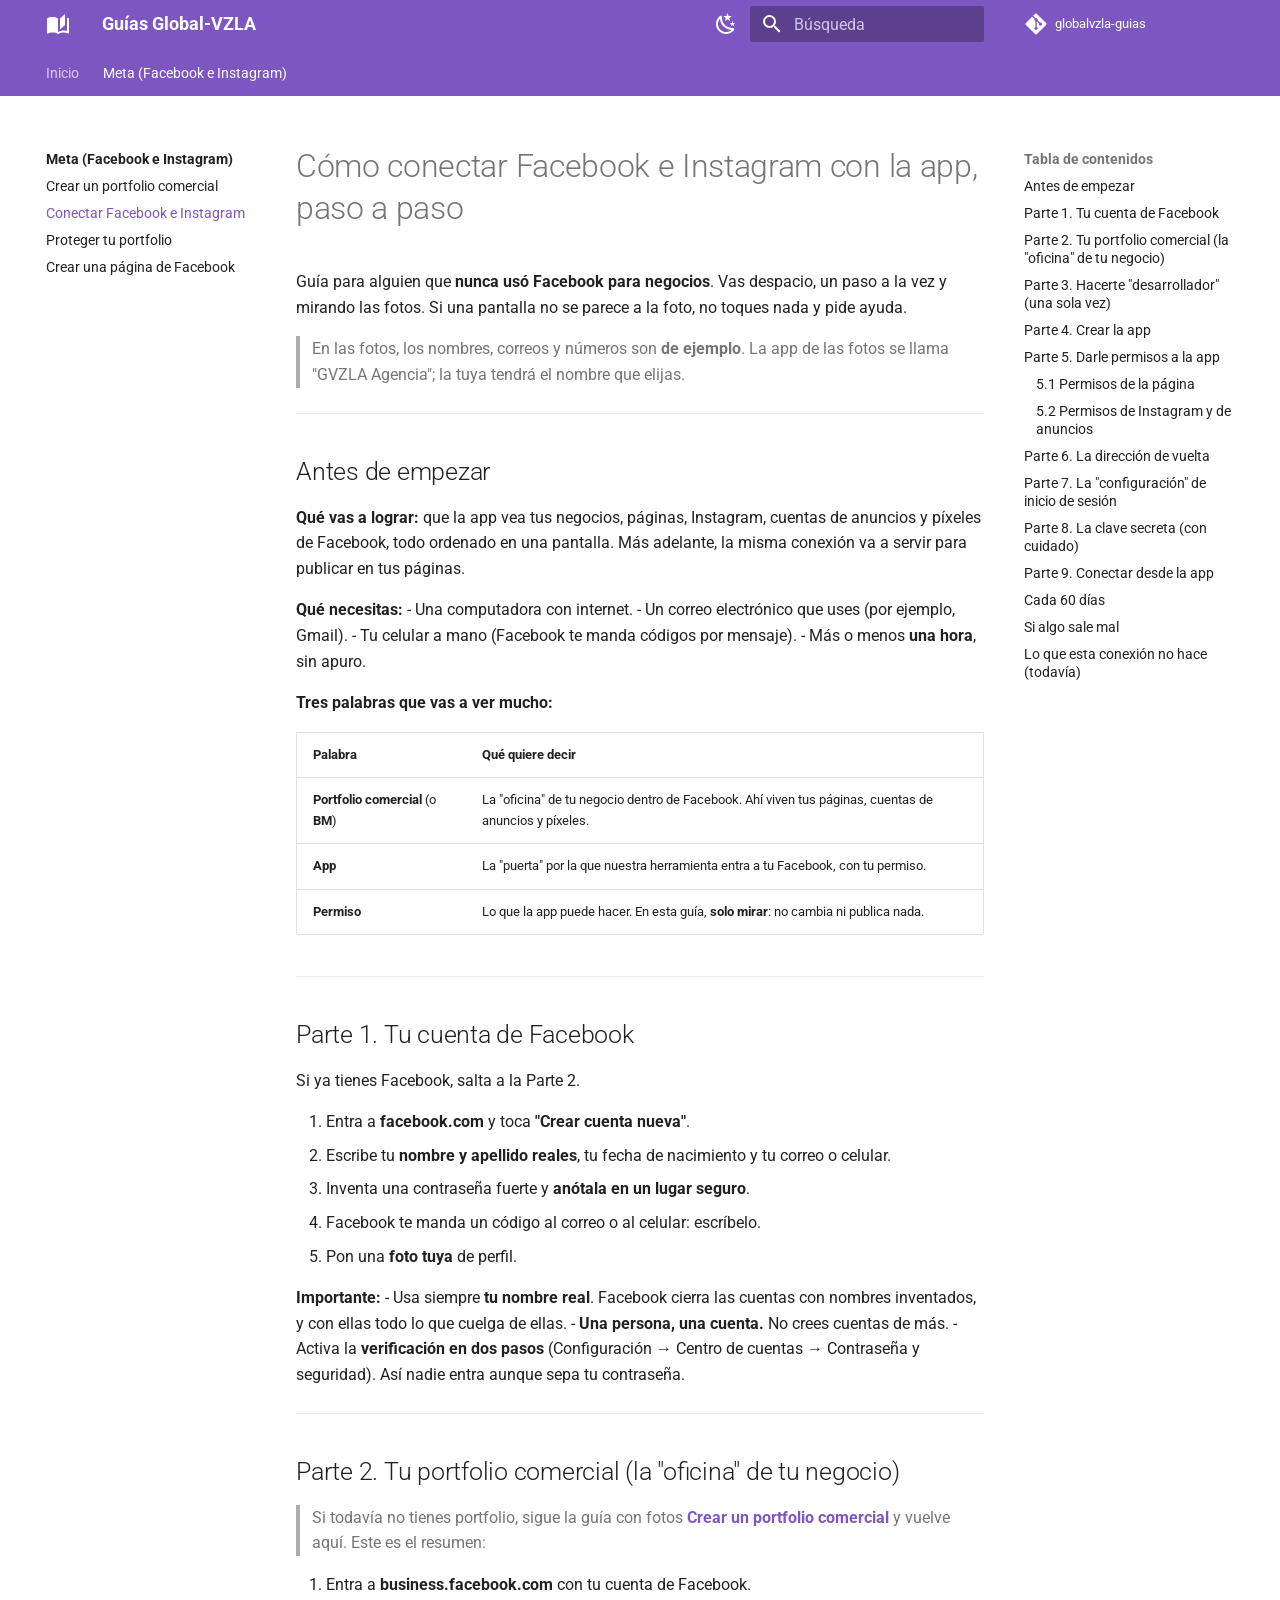
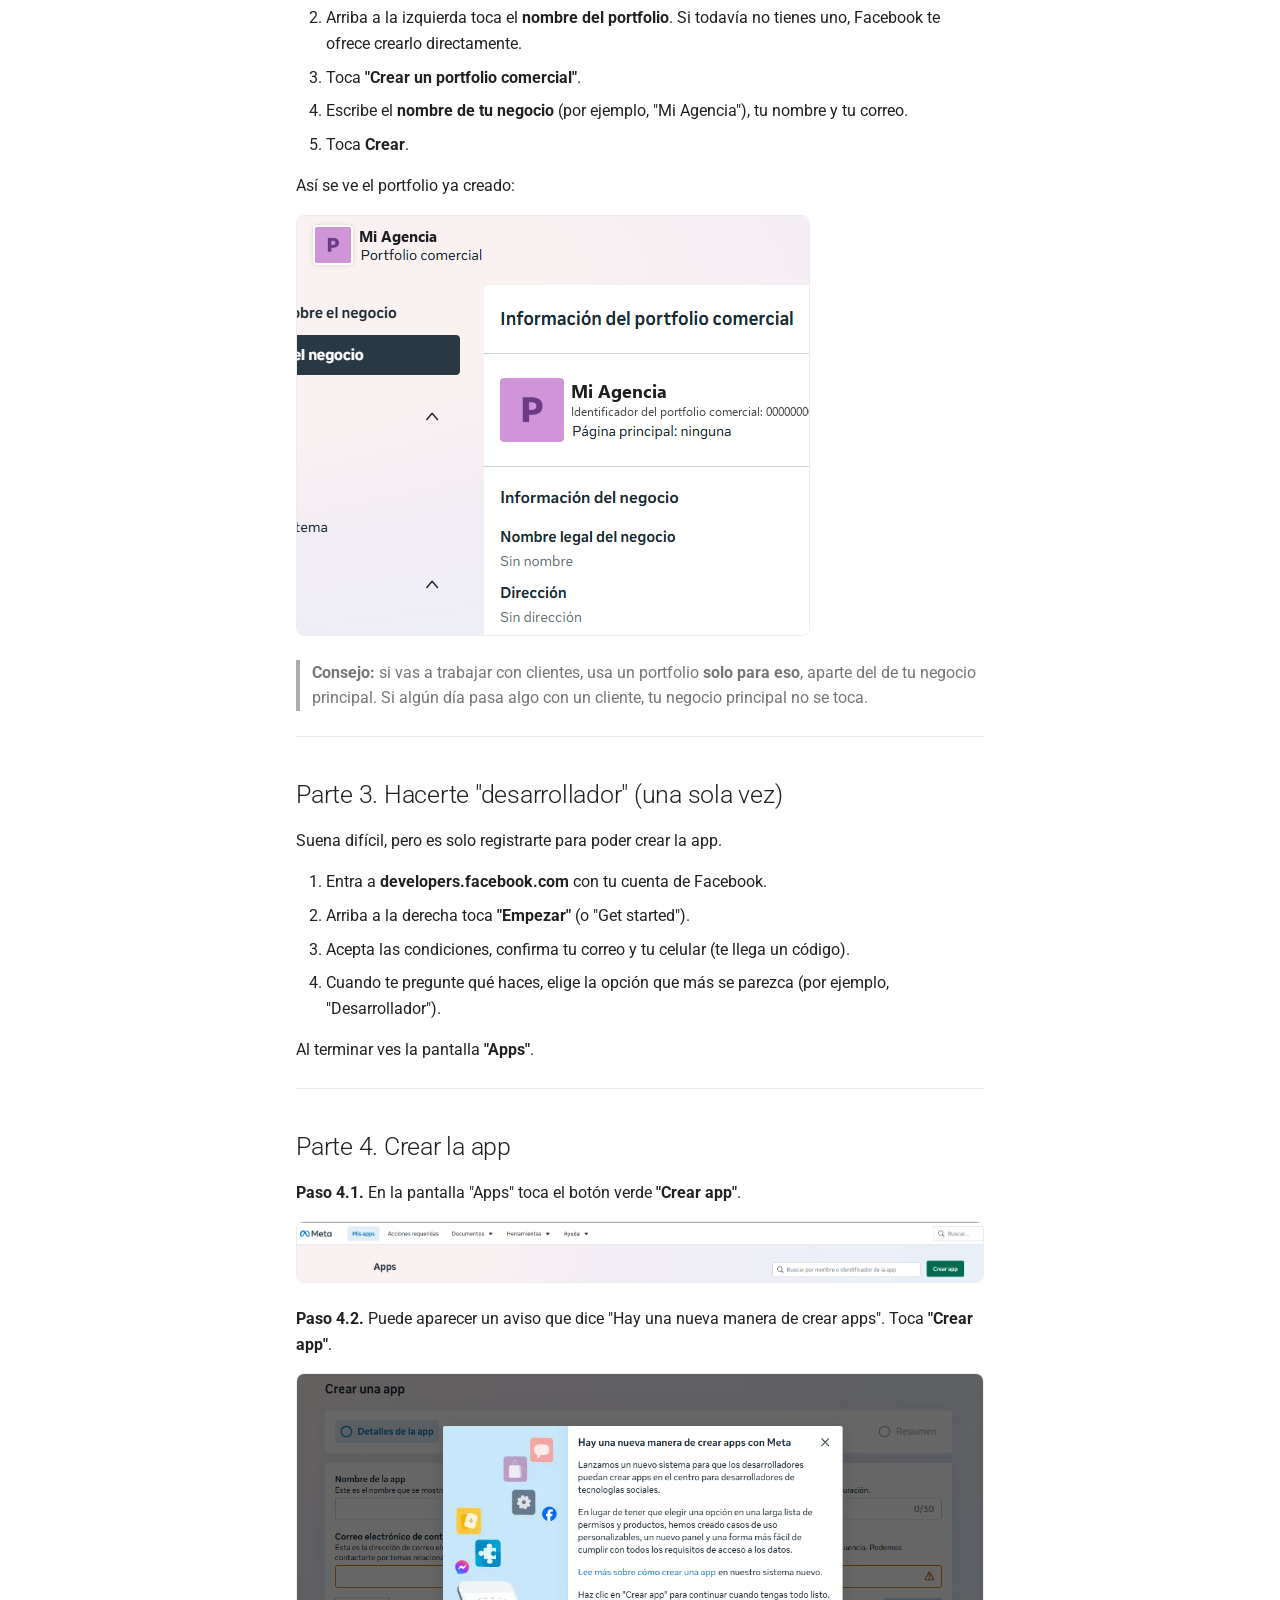
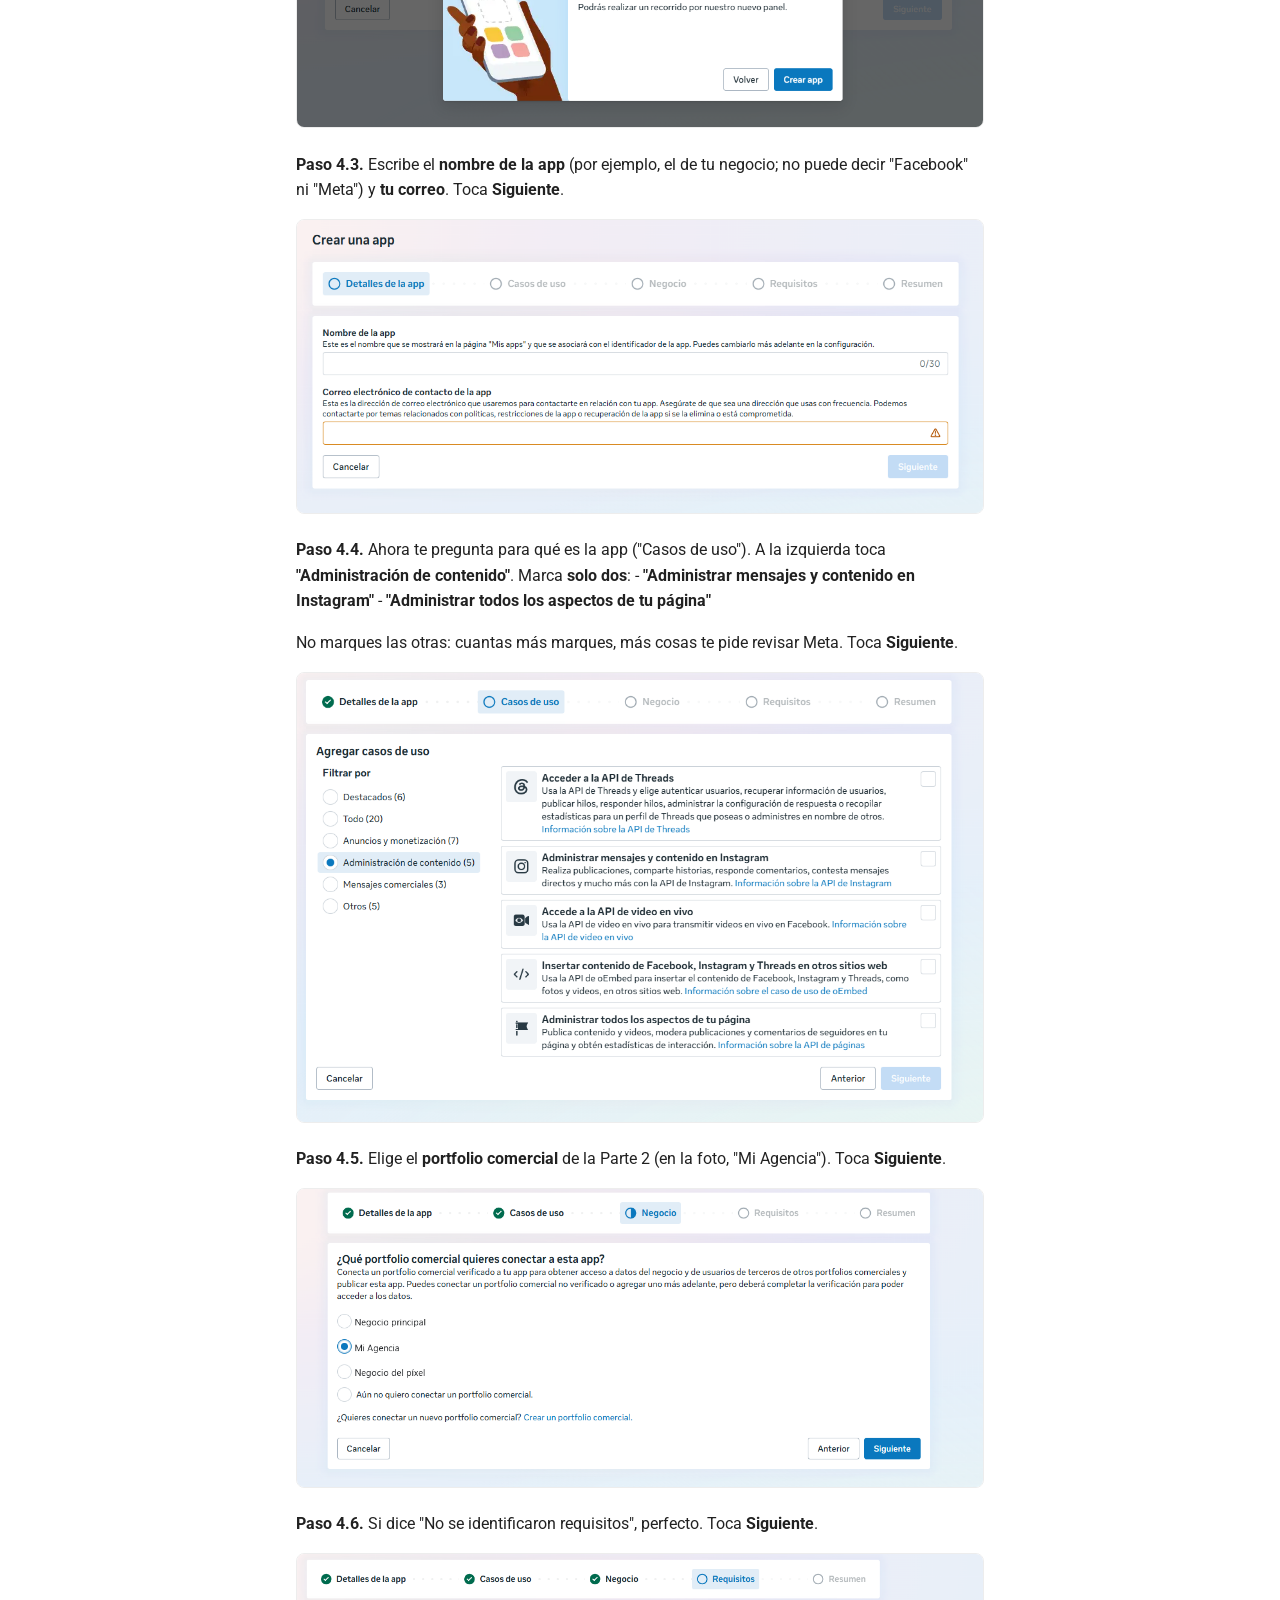
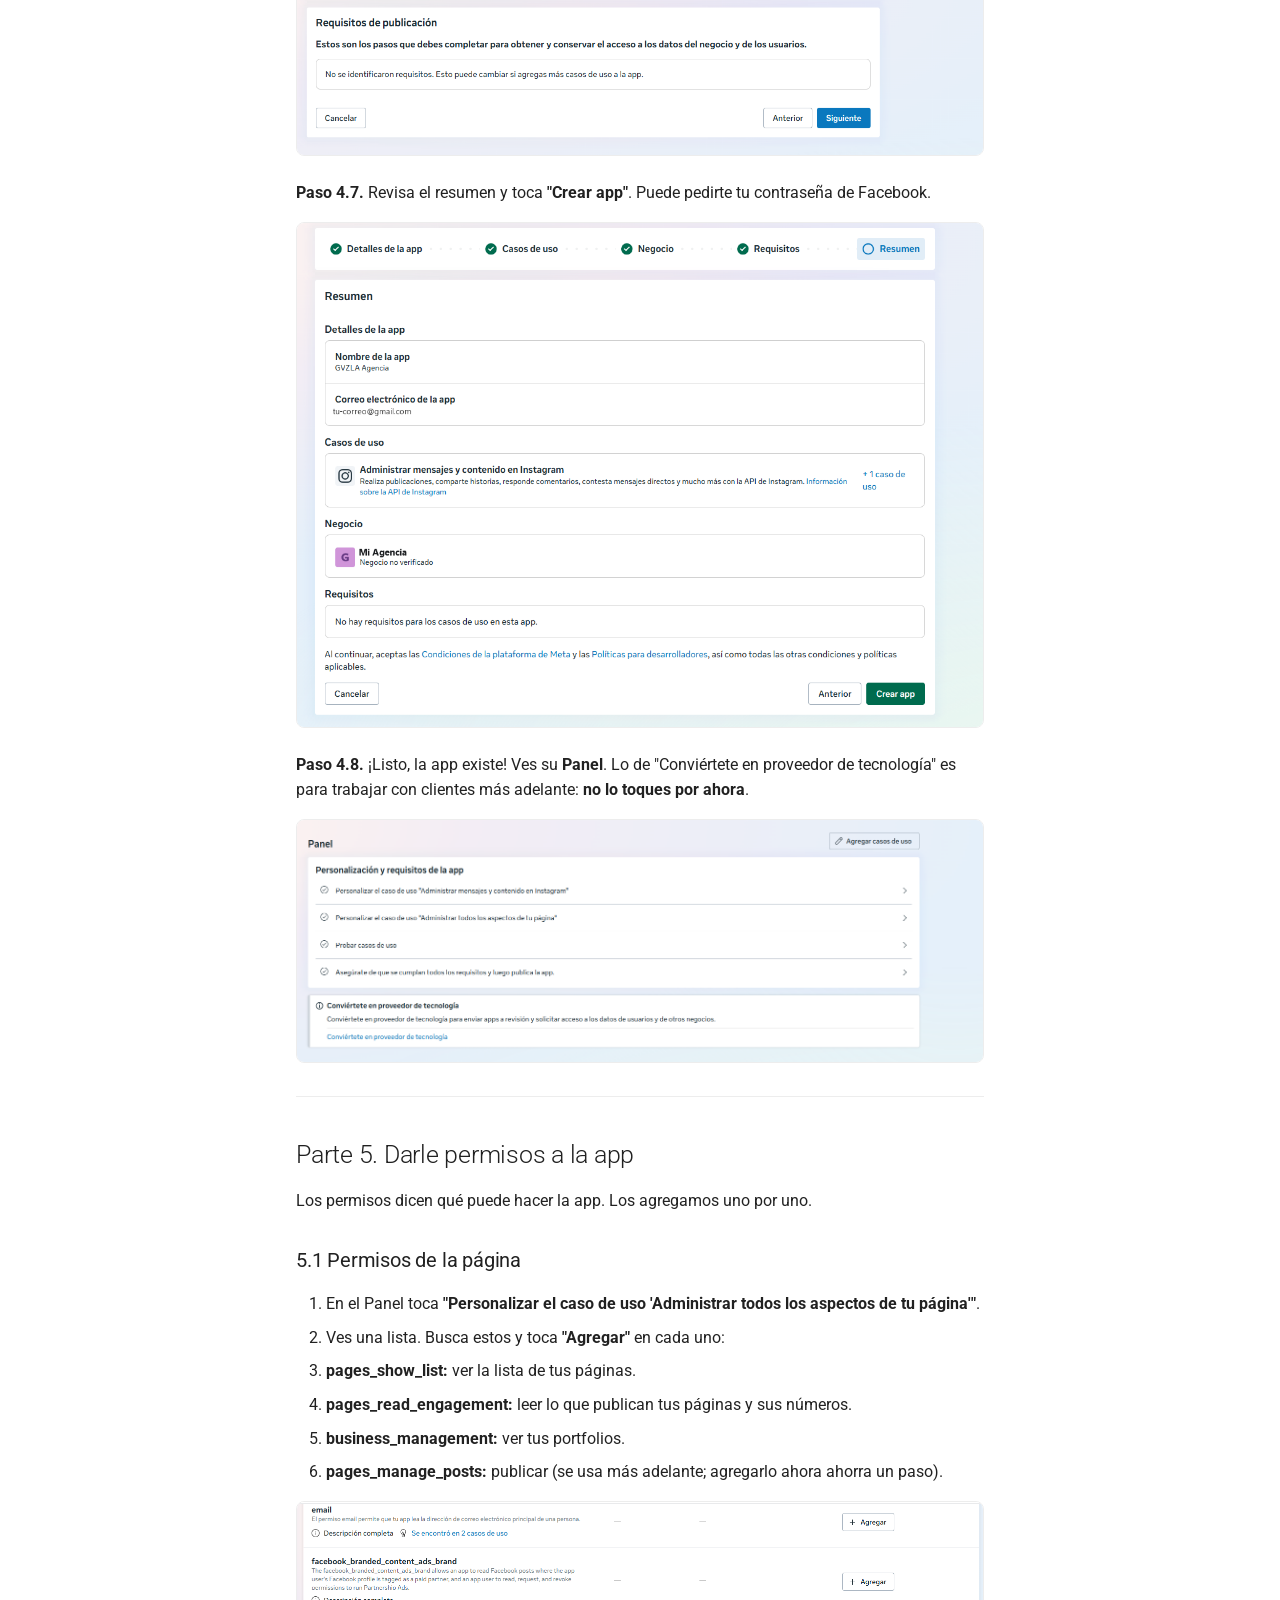
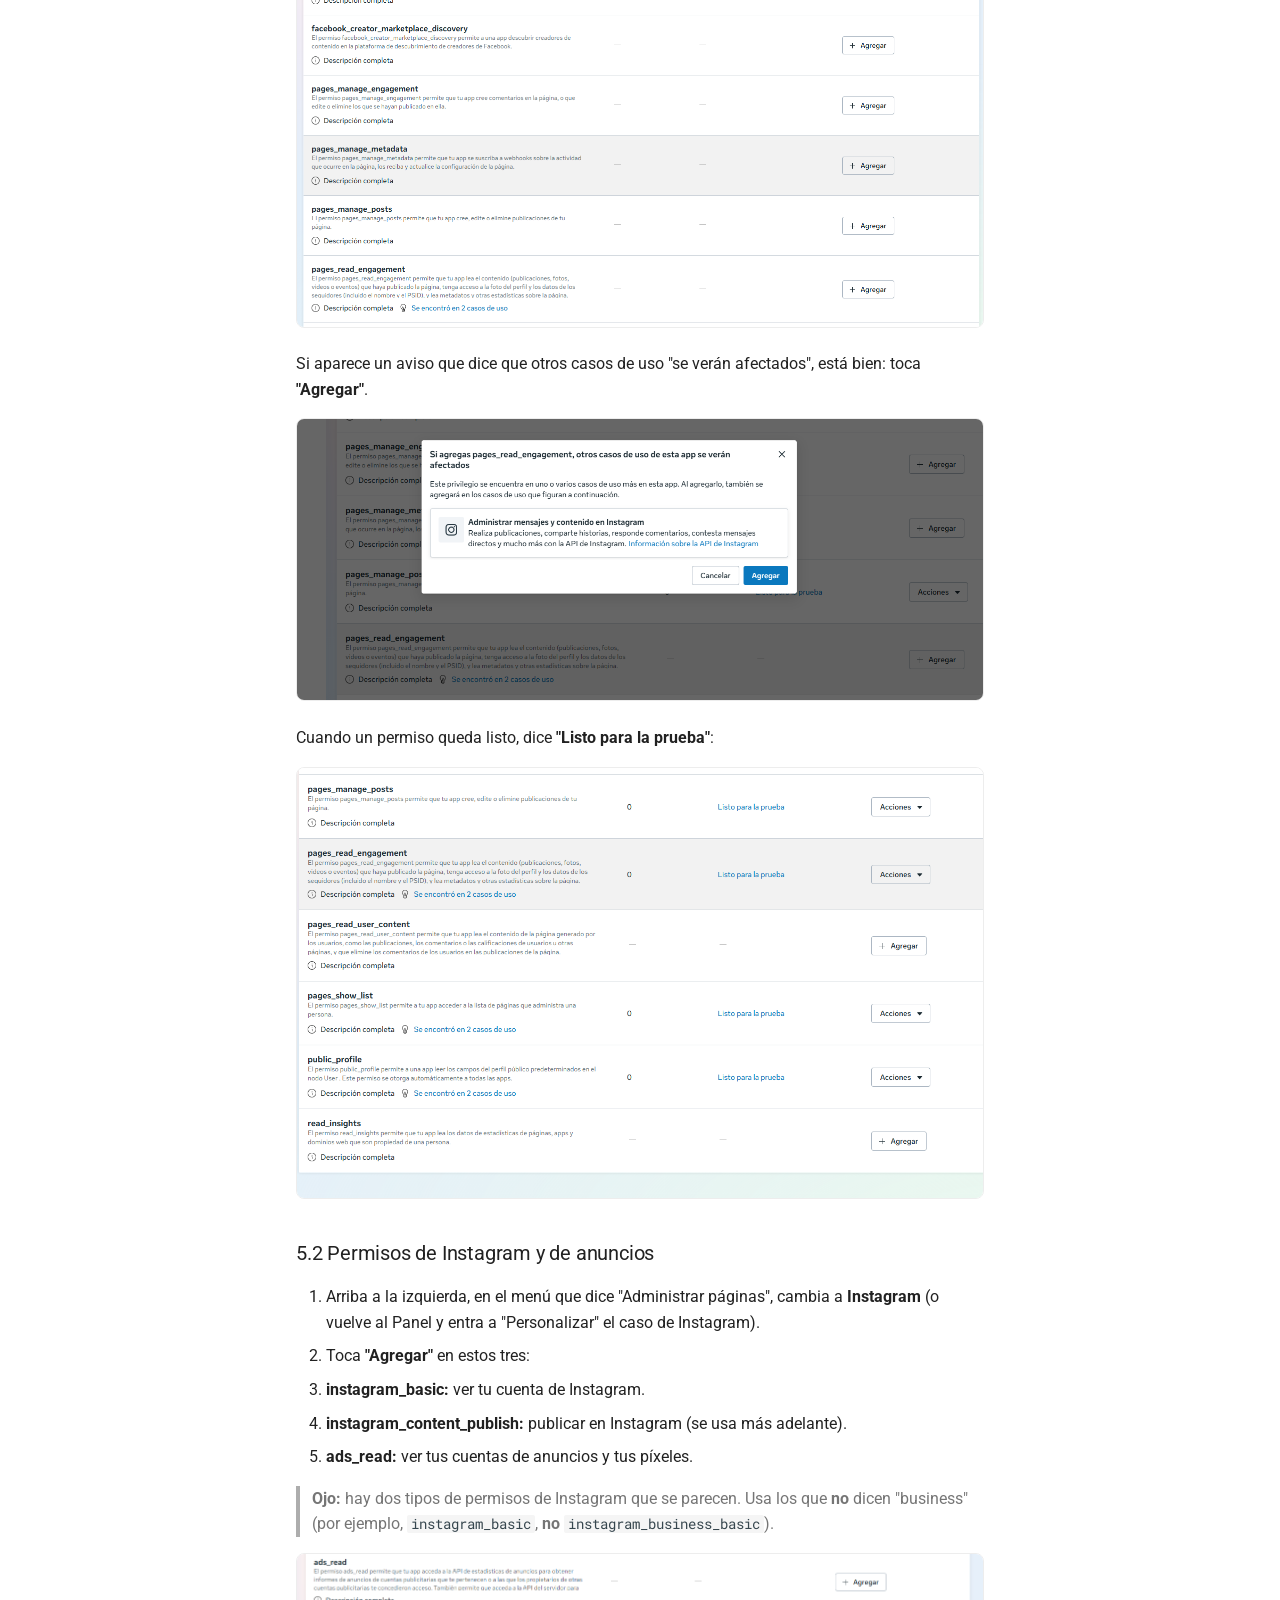
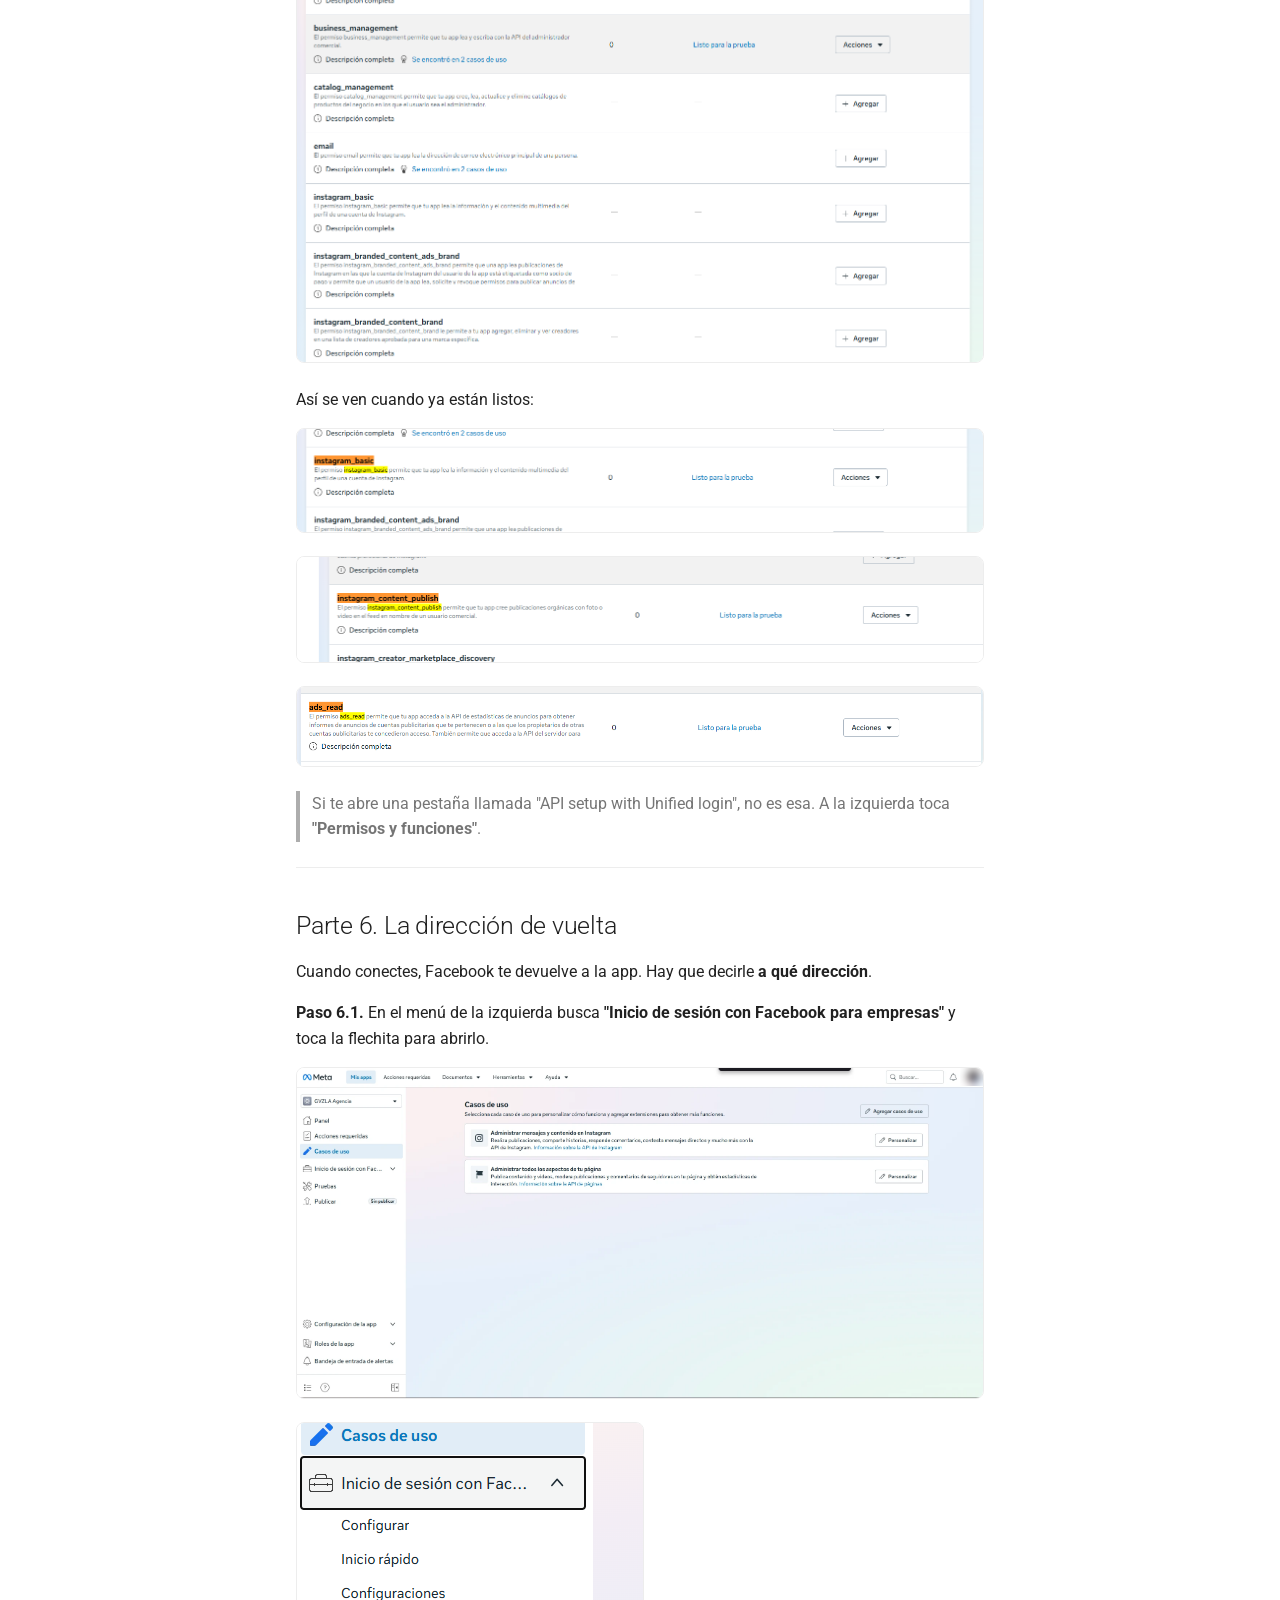
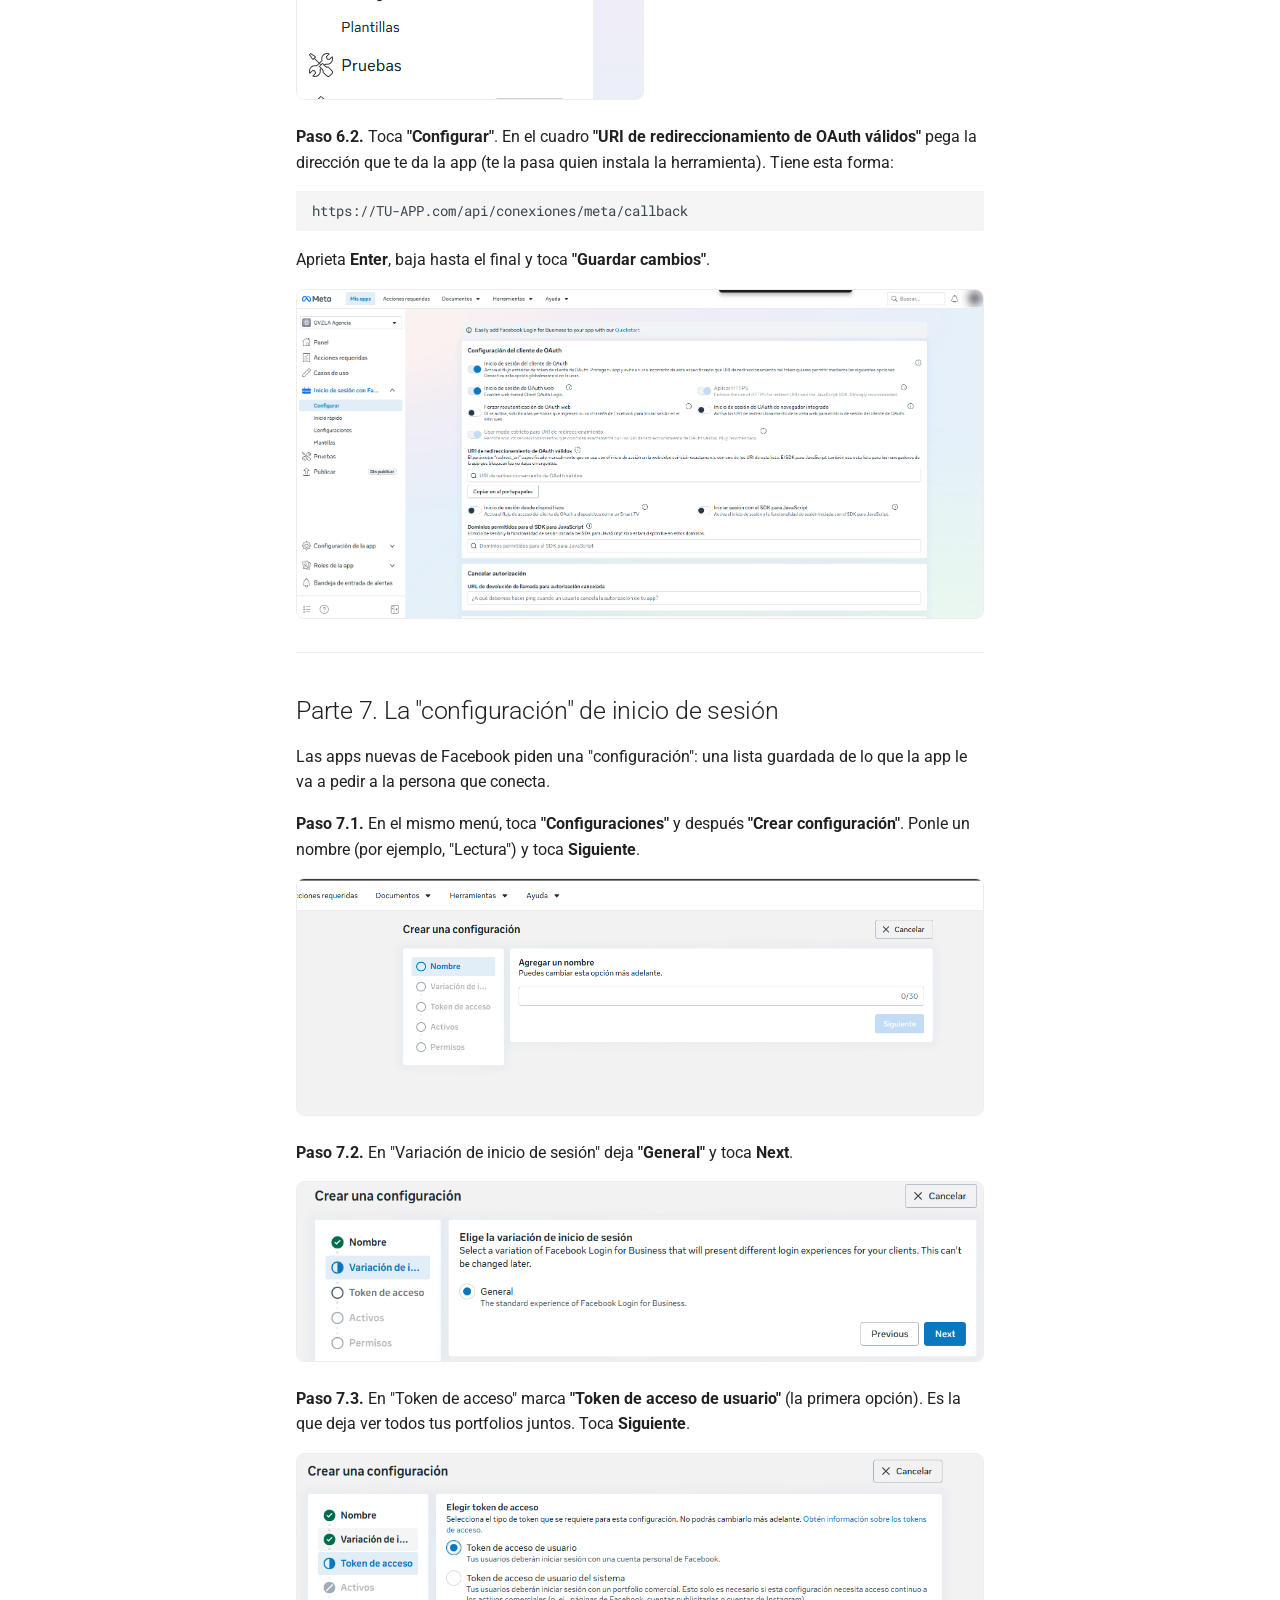
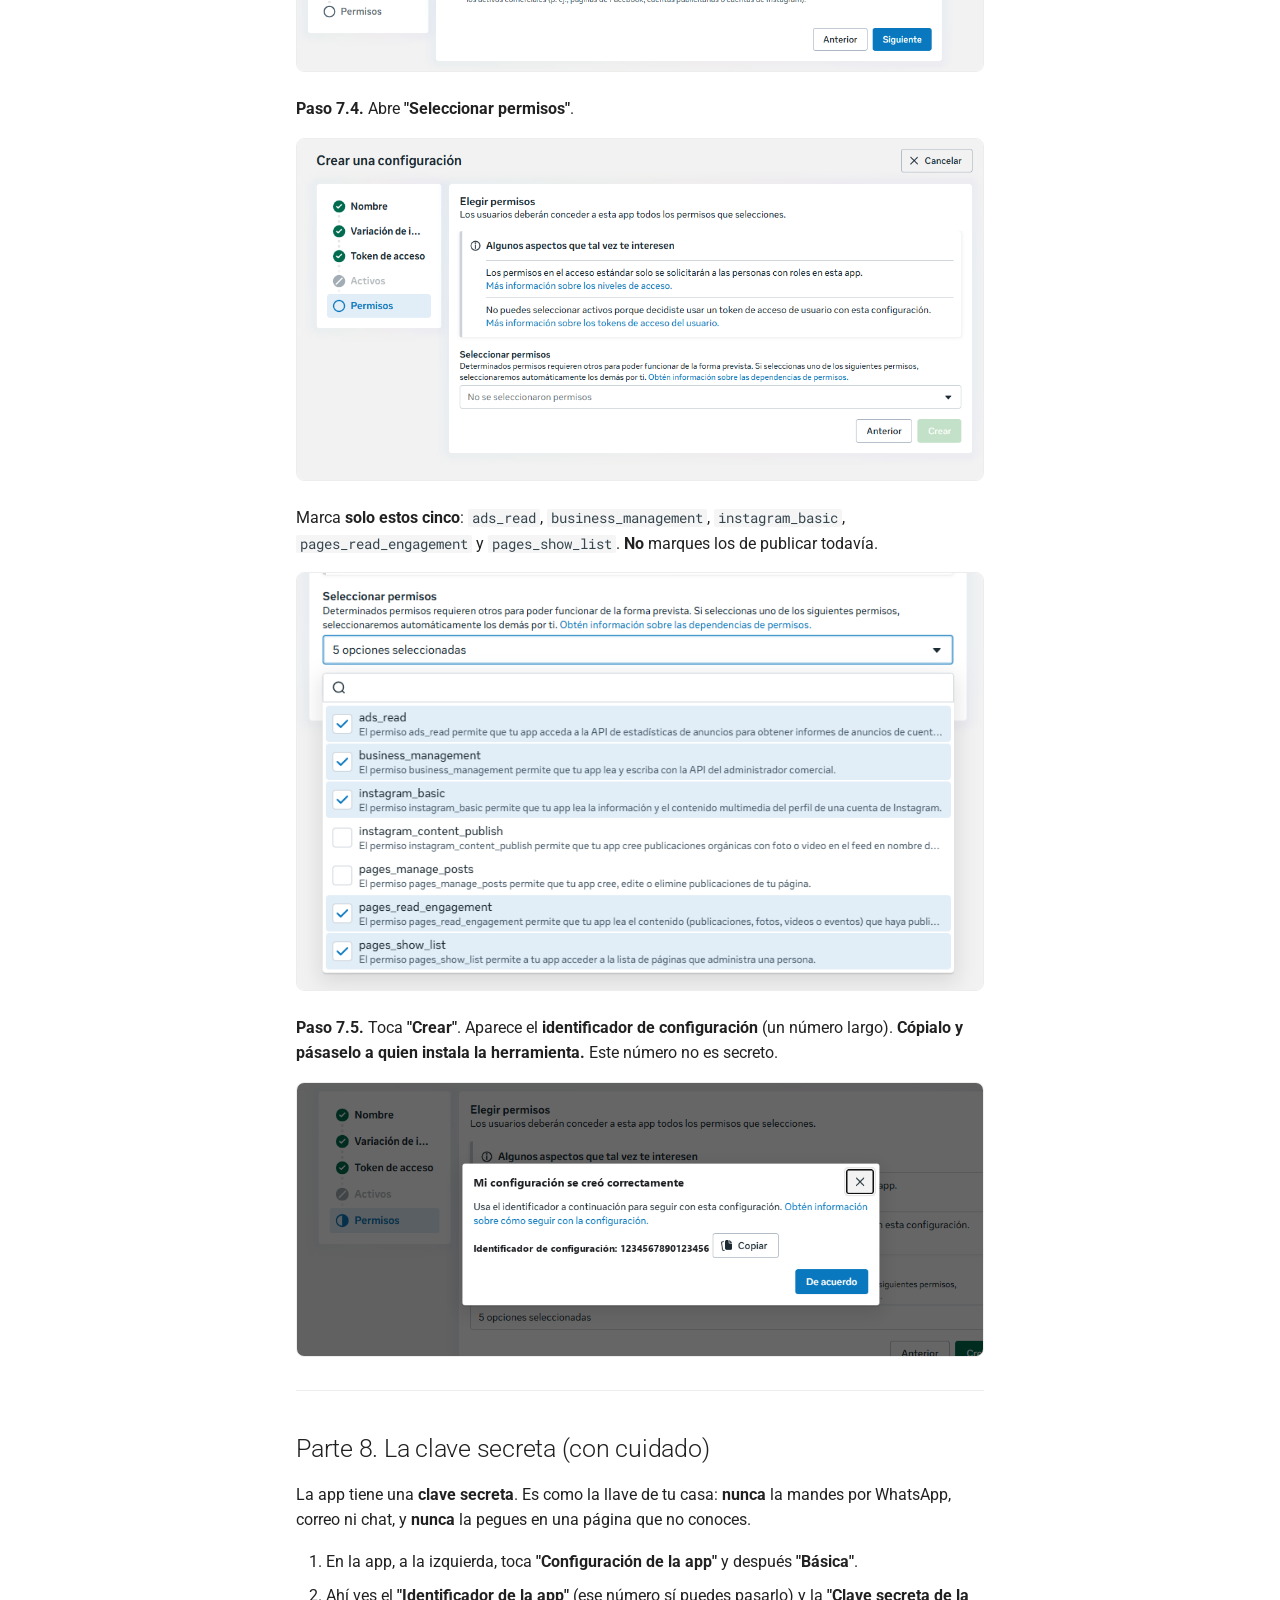
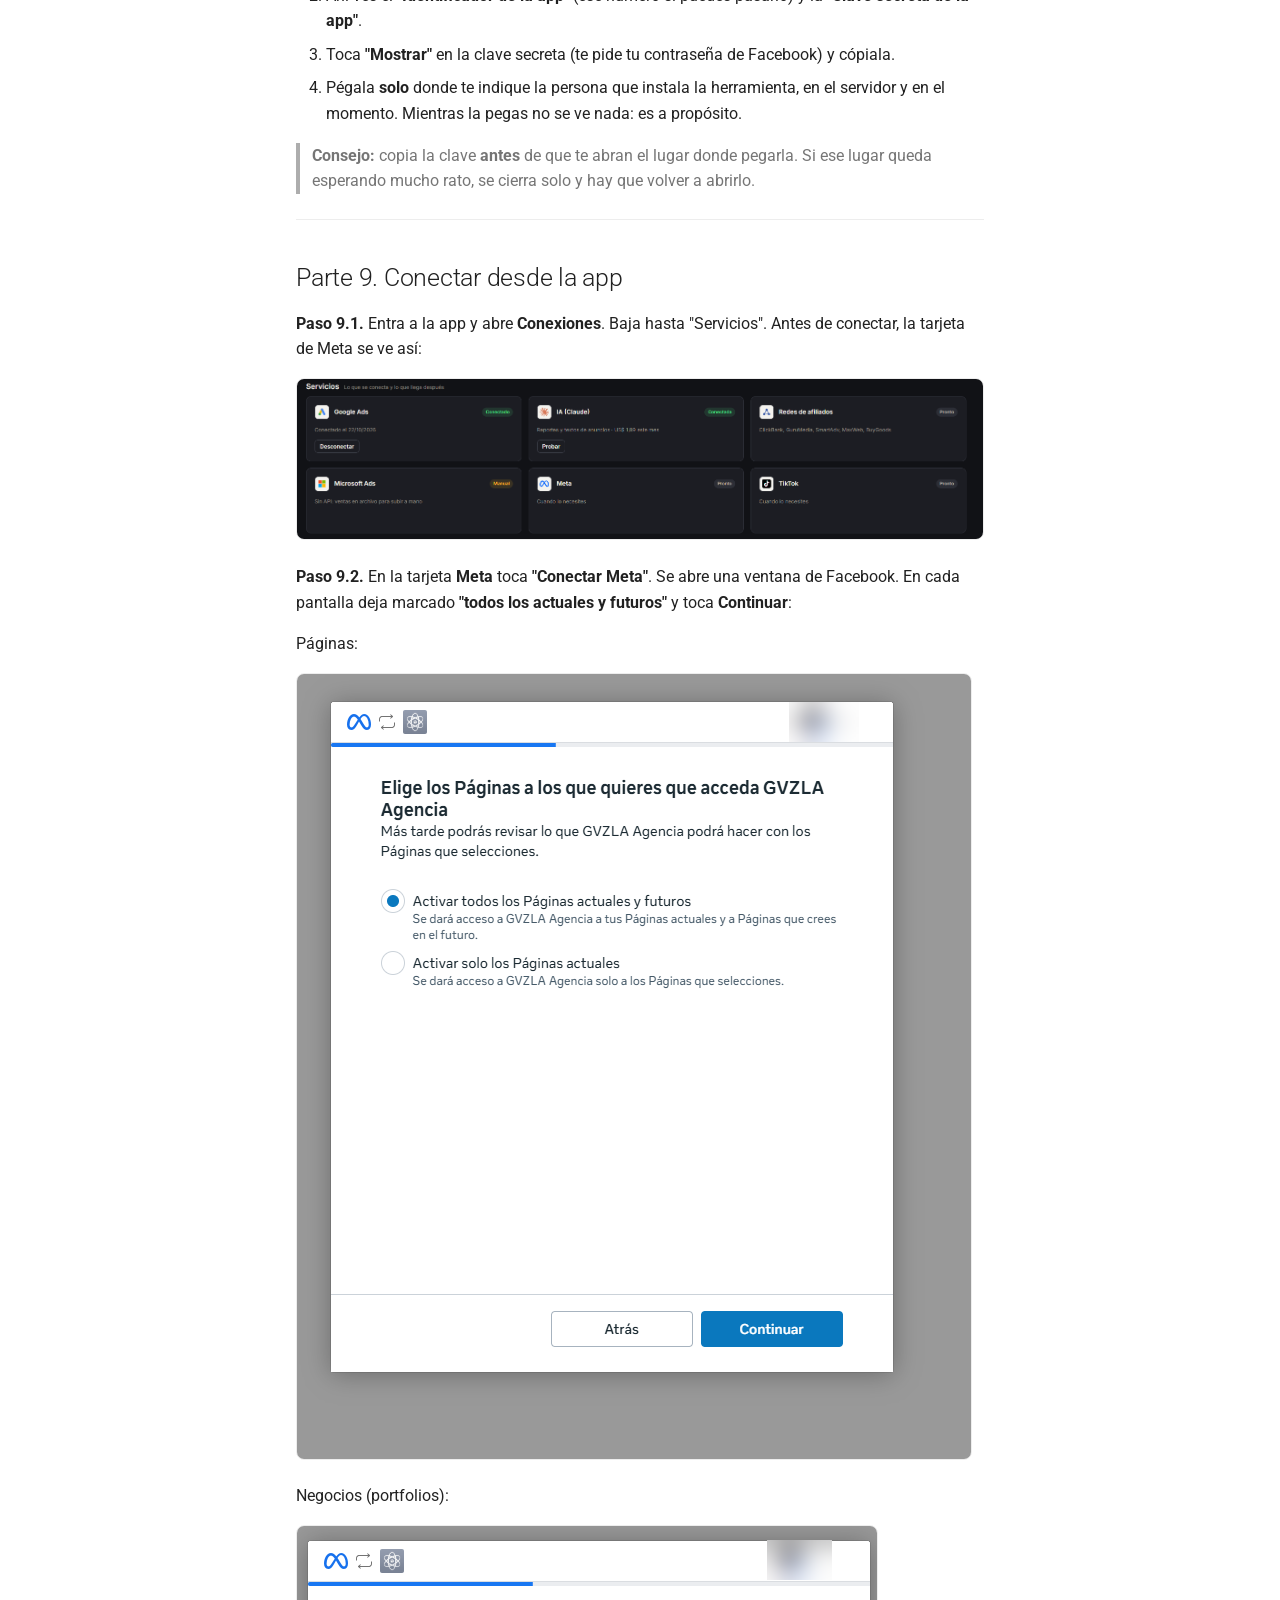
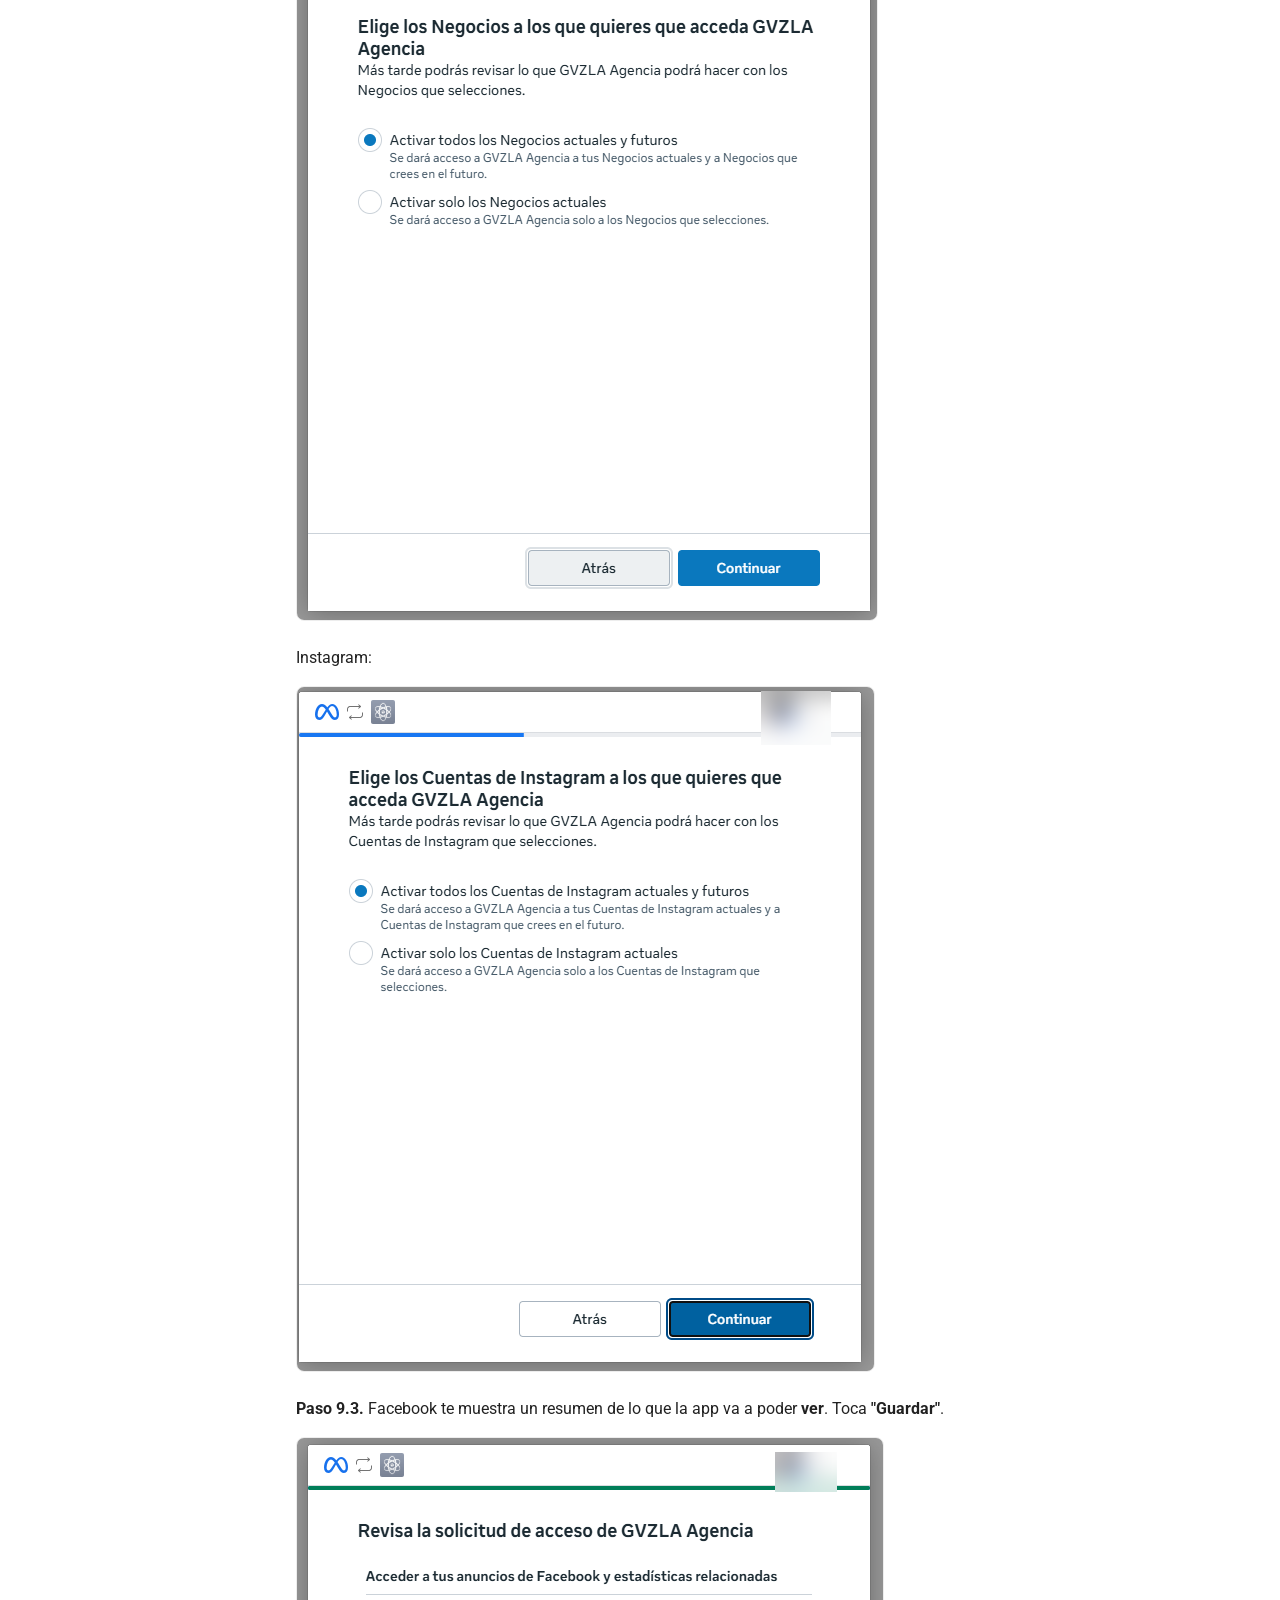
<file: meta/conectar-meta/index.html>
<!doctype html>
<html lang="es" class="no-js">
  <head>
    
      <meta charset="utf-8">
      <meta name="viewport" content="width=device-width,initial-scale=1">
      
        <meta name="description" content="Guías paso a paso para usar la herramienta Global-VZLA, escritas para quien empieza de cero.">
      
      
      
        <link rel="canonical" href="https://pablo-navarreto.github.io/globalvzla-guias/meta/conectar-meta/">
      
      
        <link rel="prev" href="../crear-portfolio/">
      
      
        <link rel="next" href="../proteger-portfolio/">
      
      
        
      
      
      <link rel="icon" href="../../assets/images/favicon.png">
      <meta name="generator" content="mkdocs-1.6.1, mkdocs-material-9.8.1">
    
    
      
        <title>Conectar Facebook e Instagram - Guías Global-VZLA</title>
      
    
    
      <link rel="stylesheet" href="../../assets/stylesheets/main.57a0d79d.min.css">
      
        
        <link rel="stylesheet" href="../../assets/stylesheets/palette.fb2fffe2.min.css">
      
      


    
    
      
    
    
      
        
        
        <link rel="preconnect" href="https://fonts.gstatic.com" crossorigin>
        <link rel="stylesheet" href="https://fonts.googleapis.com/css?family=Roboto:300,300i,400,400i,700,700i%7CRoboto+Mono:400,400i,700,700i&display=fallback">
        <style>:root{--md-text-font:"Roboto";--md-code-font:"Roboto Mono"}</style>
      
    
    
      <link rel="stylesheet" href="../../assets/estilo.css">
    
    <script>__md_scope=new URL("../..",location),__md_hash=e=>[...e].reduce(((e,_)=>(e<<5)-e+_.charCodeAt(0)),0),__md_get=(e,_=localStorage,t=__md_scope)=>JSON.parse(_.getItem(t.pathname+"."+e)),__md_set=(e,_,t=localStorage,a=__md_scope)=>{try{t.setItem(a.pathname+"."+e,JSON.stringify(_))}catch(e){}}</script>
    
      

    
    
  </head>
  
  
    
    
      
    
    
    
    
    <body dir="ltr" data-md-color-scheme="default" data-md-color-primary="deep-purple" data-md-color-accent="pink">
  
    
    <input class="md-toggle" data-md-toggle="drawer" type="checkbox" id="__drawer" autocomplete="off">
    <input class="md-toggle" data-md-toggle="search" type="checkbox" id="__search" autocomplete="off">
    <label class="md-overlay" for="__drawer"></label>
    <div data-md-component="skip">
      
        
        <a href="#como-conectar-facebook-e-instagram-con-la-app-paso-a-paso" class="md-skip">
          Saltar a contenido
        </a>
      
    </div>
    <div data-md-component="announce">
      
    </div>
    
    
      

<header class="md-header" data-md-component="header">
  <nav class="md-header__inner md-grid" aria-label="Cabecera">
    <a href="../.." title="Guías Global-VZLA" class="md-header__button md-logo" aria-label="Guías Global-VZLA" data-md-component="logo">
      
  
  <svg xmlns="http://www.w3.org/2000/svg" viewBox="0 0 24 24"><path d="m19 2-5 4.5v11l5-4.5zM6.5 5C4.55 5 2.45 5.4 1 6.5v14.66c0 .25.25.5.5.5.1 0 .15-.07.25-.07 1.35-.65 3.3-1.09 4.75-1.09 1.95 0 4.05.4 5.5 1.5 1.35-.85 3.8-1.5 5.5-1.5 1.65 0 3.35.31 4.75 1.06.1.05.15.03.25.03.25 0 .5-.25.5-.5V6.5c-.6-.45-1.25-.75-2-1V19c-1.1-.35-2.3-.5-3.5-.5-1.7 0-4.15.65-5.5 1.5V6.5C10.55 5.4 8.45 5 6.5 5"/></svg>

    </a>
    <label class="md-header__button md-icon" for="__drawer">
      
      <svg xmlns="http://www.w3.org/2000/svg" viewBox="0 0 24 24"><path d="M3 6h18v2H3zm0 5h18v2H3zm0 5h18v2H3z"/></svg>
    </label>
    <div class="md-header__title" data-md-component="header-title">
      <div class="md-header__ellipsis">
        <div class="md-header__topic">
          <span class="md-ellipsis">
            Guías Global-VZLA
          </span>
        </div>
        <div class="md-header__topic" data-md-component="header-topic">
          <span class="md-ellipsis">
            
              Conectar Facebook e Instagram
            
          </span>
        </div>
      </div>
    </div>
    
      
        <form class="md-header__option" data-md-component="palette">
  
    
    
    
    <input class="md-option" data-md-color-media="(prefers-color-scheme: light)" data-md-color-scheme="default" data-md-color-primary="deep-purple" data-md-color-accent="pink"  aria-label="Cambiar a oscuro"  type="radio" name="__palette" id="__palette_0">
    
      <label class="md-header__button md-icon" title="Cambiar a oscuro" for="__palette_1" hidden>
        <svg xmlns="http://www.w3.org/2000/svg" viewBox="0 0 24 24"><path d="m17.75 4.09-2.53 1.94.91 3.06-2.63-1.81-2.63 1.81.91-3.06-2.53-1.94L12.44 4l1.06-3 1.06 3zm3.5 6.91-1.64 1.25.59 1.98-1.7-1.17-1.7 1.17.59-1.98L15.75 11l2.06-.05L18.5 9l.69 1.95zm-2.28 4.95c.83-.08 1.72 1.1 1.19 1.85-.32.45-.66.87-1.08 1.27C15.17 23 8.84 23 4.94 19.07c-3.91-3.9-3.91-10.24 0-14.14.4-.4.82-.76 1.27-1.08.75-.53 1.93.36 1.85 1.19-.27 2.86.69 5.83 2.89 8.02a9.96 9.96 0 0 0 8.02 2.89m-1.64 2.02a12.08 12.08 0 0 1-7.8-3.47c-2.17-2.19-3.33-5-3.49-7.82-2.81 3.14-2.7 7.96.31 10.98 3.02 3.01 7.84 3.12 10.98.31"/></svg>
      </label>
    
  
    
    
    
    <input class="md-option" data-md-color-media="(prefers-color-scheme: dark)" data-md-color-scheme="slate" data-md-color-primary="deep-purple" data-md-color-accent="pink"  aria-label="Cambiar a claro"  type="radio" name="__palette" id="__palette_1">
    
      <label class="md-header__button md-icon" title="Cambiar a claro" for="__palette_0" hidden>
        <svg xmlns="http://www.w3.org/2000/svg" viewBox="0 0 24 24"><path d="M12 7a5 5 0 0 1 5 5 5 5 0 0 1-5 5 5 5 0 0 1-5-5 5 5 0 0 1 5-5m0 2a3 3 0 0 0-3 3 3 3 0 0 0 3 3 3 3 0 0 0 3-3 3 3 0 0 0-3-3m0-7 2.39 3.42C13.65 5.15 12.84 5 12 5s-1.65.15-2.39.42zM3.34 7l4.16-.35A7.2 7.2 0 0 0 5.94 8.5c-.44.74-.69 1.5-.83 2.29zm.02 10 1.76-3.77a7.131 7.131 0 0 0 2.38 4.14zM20.65 7l-1.77 3.79a7.02 7.02 0 0 0-2.38-4.15zm-.01 10-4.14.36c.59-.51 1.12-1.14 1.54-1.86.42-.73.69-1.5.83-2.29zM12 22l-2.41-3.44c.74.27 1.55.44 2.41.44.82 0 1.63-.17 2.37-.44z"/></svg>
      </label>
    
  
</form>
      
    
    
      <script>var palette=__md_get("__palette");if(palette&&palette.color){if("(prefers-color-scheme)"===palette.color.media){var media=matchMedia("(prefers-color-scheme: light)"),input=document.querySelector(media.matches?"[data-md-color-media='(prefers-color-scheme: light)']":"[data-md-color-media='(prefers-color-scheme: dark)']");palette.color.media=input.getAttribute("data-md-color-media"),palette.color.scheme=input.getAttribute("data-md-color-scheme"),palette.color.primary=input.getAttribute("data-md-color-primary"),palette.color.accent=input.getAttribute("data-md-color-accent")}for(var[key,value]of Object.entries(palette.color))document.body.setAttribute("data-md-color-"+key,value)}</script>
    
    
    
      
      
        <label class="md-header__button md-icon" for="__search">
          
          <svg xmlns="http://www.w3.org/2000/svg" viewBox="0 0 24 24"><path d="M9.5 3A6.5 6.5 0 0 1 16 9.5c0 1.61-.59 3.09-1.56 4.23l.27.27h.79l5 5-1.5 1.5-5-5v-.79l-.27-.27A6.52 6.52 0 0 1 9.5 16 6.5 6.5 0 0 1 3 9.5 6.5 6.5 0 0 1 9.5 3m0 2C7 5 5 7 5 9.5S7 14 9.5 14 14 12 14 9.5 12 5 9.5 5"/></svg>
        </label>
        <div class="md-search" data-md-component="search" role="dialog">
  <label class="md-search__overlay" for="__search"></label>
  <div class="md-search__inner" role="search">
    <form class="md-search__form" name="search">
      <input type="text" class="md-search__input" name="query" aria-label="Búsqueda" placeholder="Búsqueda" autocapitalize="off" autocorrect="off" autocomplete="off" spellcheck="false" data-md-component="search-query" required>
      <label class="md-search__icon md-icon" for="__search">
        
        <svg xmlns="http://www.w3.org/2000/svg" viewBox="0 0 24 24"><path d="M9.5 3A6.5 6.5 0 0 1 16 9.5c0 1.61-.59 3.09-1.56 4.23l.27.27h.79l5 5-1.5 1.5-5-5v-.79l-.27-.27A6.52 6.52 0 0 1 9.5 16 6.5 6.5 0 0 1 3 9.5 6.5 6.5 0 0 1 9.5 3m0 2C7 5 5 7 5 9.5S7 14 9.5 14 14 12 14 9.5 12 5 9.5 5"/></svg>
        
        <svg xmlns="http://www.w3.org/2000/svg" viewBox="0 0 24 24"><path d="M20 11v2H8l5.5 5.5-1.42 1.42L4.16 12l7.92-7.92L13.5 5.5 8 11z"/></svg>
      </label>
      <nav class="md-search__options" aria-label="Buscar">
        
        <button type="reset" class="md-search__icon md-icon" title="Limpiar" aria-label="Limpiar" tabindex="-1">
          
          <svg xmlns="http://www.w3.org/2000/svg" viewBox="0 0 24 24"><path d="M19 6.41 17.59 5 12 10.59 6.41 5 5 6.41 10.59 12 5 17.59 6.41 19 12 13.41 17.59 19 19 17.59 13.41 12z"/></svg>
        </button>
      </nav>
      
        <div class="md-search__suggest" data-md-component="search-suggest"></div>
      
    </form>
    <div class="md-search__output">
      <div class="md-search__scrollwrap" tabindex="0" data-md-scrollfix>
        <div class="md-search-result" data-md-component="search-result">
          <div class="md-search-result__meta">
            Inicializando búsqueda
          </div>
          <ol class="md-search-result__list" role="presentation"></ol>
        </div>
      </div>
    </div>
  </div>
</div>
      
    
    
      <div class="md-header__source">
        <a href="https://github.com/Pablo-Navarreto/globalvzla-guias" title="Ir al repositorio" class="md-source" data-md-component="source">
  <div class="md-source__icon md-icon">
    
    <svg xmlns="http://www.w3.org/2000/svg" viewBox="0 0 448 512"><!--! Font Awesome Free 7.1.0 by @fontawesome - https://fontawesome.com License - https://fontawesome.com/license/free (Icons: CC BY 4.0, Fonts: SIL OFL 1.1, Code: MIT License) Copyright 2025 Fonticons, Inc.--><path d="M439.6 236.1 244 40.5c-5.4-5.5-12.8-8.5-20.4-8.5s-15 3-20.4 8.4L162.5 81l51.5 51.5c27.1-9.1 52.7 16.8 43.4 43.7l49.7 49.7c34.2-11.8 61.2 31 35.5 56.7-26.5 26.5-70.2-2.9-56-37.3L240.3 199v121.9c25.3 12.5 22.3 41.8 9.1 55-6.4 6.4-15.2 10.1-24.3 10.1s-17.8-3.6-24.3-10.1c-17.6-17.6-11.1-46.9 11.2-56v-123c-20.8-8.5-24.6-30.7-18.6-45L142.6 101 8.5 235.1C3 240.6 0 247.9 0 255.5s3 15 8.5 20.4l195.6 195.7c5.4 5.4 12.7 8.4 20.4 8.4s15-3 20.4-8.4l194.7-194.7c5.4-5.4 8.4-12.8 8.4-20.4s-3-15-8.4-20.4"/></svg>
  </div>
  <div class="md-source__repository">
    globalvzla-guias
  </div>
</a>
      </div>
    
  </nav>
  
</header>
    
    <div class="md-container" data-md-component="container">
      
      
        
          
            
<nav class="md-tabs" aria-label="Pestañas" data-md-component="tabs">
  <div class="md-grid">
    <ul class="md-tabs__list">
      
        
  
  
  
  
    <li class="md-tabs__item">
      <a href="../.." class="md-tabs__link">
        
  
  
    
  
  Inicio

      </a>
    </li>
  

      
        
  
  
  
    
  
  
    
    
      <li class="md-tabs__item md-tabs__item--active">
        <a href="../" class="md-tabs__link">
          
  
  
    
  
  Meta (Facebook e Instagram)

        </a>
      </li>
    
  

      
    </ul>
  </div>
</nav>
          
        
      
      <main class="md-main" data-md-component="main">
        <div class="md-main__inner md-grid">
          
            
              
              <div class="md-sidebar md-sidebar--primary" data-md-component="sidebar" data-md-type="navigation" >
                <div class="md-sidebar__scrollwrap">
                  <div class="md-sidebar__inner">
                    


  


<nav class="md-nav md-nav--primary md-nav--lifted" aria-label="Navegación" data-md-level="0">
  <label class="md-nav__title" for="__drawer">
    <a href="../.." title="Guías Global-VZLA" class="md-nav__button md-logo" aria-label="Guías Global-VZLA" data-md-component="logo">
      
  
  <svg xmlns="http://www.w3.org/2000/svg" viewBox="0 0 24 24"><path d="m19 2-5 4.5v11l5-4.5zM6.5 5C4.55 5 2.45 5.4 1 6.5v14.66c0 .25.25.5.5.5.1 0 .15-.07.25-.07 1.35-.65 3.3-1.09 4.75-1.09 1.95 0 4.05.4 5.5 1.5 1.35-.85 3.8-1.5 5.5-1.5 1.65 0 3.35.31 4.75 1.06.1.05.15.03.25.03.25 0 .5-.25.5-.5V6.5c-.6-.45-1.25-.75-2-1V19c-1.1-.35-2.3-.5-3.5-.5-1.7 0-4.15.65-5.5 1.5V6.5C10.55 5.4 8.45 5 6.5 5"/></svg>

    </a>
    Guías Global-VZLA
  </label>
  
    <div class="md-nav__source">
      <a href="https://github.com/Pablo-Navarreto/globalvzla-guias" title="Ir al repositorio" class="md-source" data-md-component="source">
  <div class="md-source__icon md-icon">
    
    <svg xmlns="http://www.w3.org/2000/svg" viewBox="0 0 448 512"><!--! Font Awesome Free 7.1.0 by @fontawesome - https://fontawesome.com License - https://fontawesome.com/license/free (Icons: CC BY 4.0, Fonts: SIL OFL 1.1, Code: MIT License) Copyright 2025 Fonticons, Inc.--><path d="M439.6 236.1 244 40.5c-5.4-5.5-12.8-8.5-20.4-8.5s-15 3-20.4 8.4L162.5 81l51.5 51.5c27.1-9.1 52.7 16.8 43.4 43.7l49.7 49.7c34.2-11.8 61.2 31 35.5 56.7-26.5 26.5-70.2-2.9-56-37.3L240.3 199v121.9c25.3 12.5 22.3 41.8 9.1 55-6.4 6.4-15.2 10.1-24.3 10.1s-17.8-3.6-24.3-10.1c-17.6-17.6-11.1-46.9 11.2-56v-123c-20.8-8.5-24.6-30.7-18.6-45L142.6 101 8.5 235.1C3 240.6 0 247.9 0 255.5s3 15 8.5 20.4l195.6 195.7c5.4 5.4 12.7 8.4 20.4 8.4s15-3 20.4-8.4l194.7-194.7c5.4-5.4 8.4-12.8 8.4-20.4s-3-15-8.4-20.4"/></svg>
  </div>
  <div class="md-source__repository">
    globalvzla-guias
  </div>
</a>
    </div>
  
  <ul class="md-nav__list" data-md-scrollfix>
    
      
      
  
  
  
  
    <li class="md-nav__item">
      <a href="../.." class="md-nav__link">
        
  
  
  <span class="md-ellipsis">
    
  
    Inicio
  

    
  </span>
  
  

      </a>
    </li>
  

    
      
      
  
  
    
  
  
  
    
    
      
        
          
        
      
        
      
        
      
        
      
        
      
    
    
    
      
        
        
      
      
    
    
    <li class="md-nav__item md-nav__item--active md-nav__item--section md-nav__item--nested">
      
        
        
        <input class="md-nav__toggle md-toggle " type="checkbox" id="__nav_2" checked>
        
          
          <div class="md-nav__link md-nav__container">
            <a href="../" class="md-nav__link ">
              
  
  
  <span class="md-ellipsis">
    
  
    Meta (Facebook e Instagram)
  

    
  </span>
  
  

            </a>
            
              
              <label class="md-nav__link " for="__nav_2" id="__nav_2_label" tabindex="">
                <span class="md-nav__icon md-icon"></span>
              </label>
            
          </div>
        
        <nav class="md-nav" data-md-level="1" aria-labelledby="__nav_2_label" aria-expanded="true">
          <label class="md-nav__title" for="__nav_2">
            <span class="md-nav__icon md-icon"></span>
            
  
    Meta (Facebook e Instagram)
  

          </label>
          <ul class="md-nav__list" data-md-scrollfix>
            
              
            
              
                
  
  
  
  
    <li class="md-nav__item">
      <a href="../crear-portfolio/" class="md-nav__link">
        
  
  
  <span class="md-ellipsis">
    
  
    Crear un portfolio comercial
  

    
  </span>
  
  

      </a>
    </li>
  

              
            
              
                
  
  
    
  
  
  
    <li class="md-nav__item md-nav__item--active">
      
      <input class="md-nav__toggle md-toggle" type="checkbox" id="__toc">
      
      
        
      
      
        <label class="md-nav__link md-nav__link--active" for="__toc">
          
  
  
  <span class="md-ellipsis">
    
  
    Conectar Facebook e Instagram
  

    
  </span>
  
  

          <span class="md-nav__icon md-icon"></span>
        </label>
      
      <a href="./" class="md-nav__link md-nav__link--active">
        
  
  
  <span class="md-ellipsis">
    
  
    Conectar Facebook e Instagram
  

    
  </span>
  
  

      </a>
      
        

<nav class="md-nav md-nav--secondary" aria-label="Tabla de contenidos">
  
  
  
    
  
  
    <label class="md-nav__title" for="__toc">
      <span class="md-nav__icon md-icon"></span>
      Tabla de contenidos
    </label>
    <ul class="md-nav__list" data-md-component="toc" data-md-scrollfix>
      
        <li class="md-nav__item">
  <a href="#antes-de-empezar" class="md-nav__link">
    <span class="md-ellipsis">
      
        Antes de empezar
      
    </span>
  </a>
  
</li>
      
        <li class="md-nav__item">
  <a href="#parte-1-tu-cuenta-de-facebook" class="md-nav__link">
    <span class="md-ellipsis">
      
        Parte 1. Tu cuenta de Facebook
      
    </span>
  </a>
  
</li>
      
        <li class="md-nav__item">
  <a href="#parte-2-tu-portfolio-comercial-la-oficina-de-tu-negocio" class="md-nav__link">
    <span class="md-ellipsis">
      
        Parte 2. Tu portfolio comercial (la "oficina" de tu negocio)
      
    </span>
  </a>
  
</li>
      
        <li class="md-nav__item">
  <a href="#parte-3-hacerte-desarrollador-una-sola-vez" class="md-nav__link">
    <span class="md-ellipsis">
      
        Parte 3. Hacerte "desarrollador" (una sola vez)
      
    </span>
  </a>
  
</li>
      
        <li class="md-nav__item">
  <a href="#parte-4-crear-la-app" class="md-nav__link">
    <span class="md-ellipsis">
      
        Parte 4. Crear la app
      
    </span>
  </a>
  
</li>
      
        <li class="md-nav__item">
  <a href="#parte-5-darle-permisos-a-la-app" class="md-nav__link">
    <span class="md-ellipsis">
      
        Parte 5. Darle permisos a la app
      
    </span>
  </a>
  
    <nav class="md-nav" aria-label="Parte 5. Darle permisos a la app">
      <ul class="md-nav__list">
        
          <li class="md-nav__item">
  <a href="#51-permisos-de-la-pagina" class="md-nav__link">
    <span class="md-ellipsis">
      
        5.1 Permisos de la página
      
    </span>
  </a>
  
</li>
        
          <li class="md-nav__item">
  <a href="#52-permisos-de-instagram-y-de-anuncios" class="md-nav__link">
    <span class="md-ellipsis">
      
        5.2 Permisos de Instagram y de anuncios
      
    </span>
  </a>
  
</li>
        
      </ul>
    </nav>
  
</li>
      
        <li class="md-nav__item">
  <a href="#parte-6-la-direccion-de-vuelta" class="md-nav__link">
    <span class="md-ellipsis">
      
        Parte 6. La dirección de vuelta
      
    </span>
  </a>
  
</li>
      
        <li class="md-nav__item">
  <a href="#parte-7-la-configuracion-de-inicio-de-sesion" class="md-nav__link">
    <span class="md-ellipsis">
      
        Parte 7. La "configuración" de inicio de sesión
      
    </span>
  </a>
  
</li>
      
        <li class="md-nav__item">
  <a href="#parte-8-la-clave-secreta-con-cuidado" class="md-nav__link">
    <span class="md-ellipsis">
      
        Parte 8. La clave secreta (con cuidado)
      
    </span>
  </a>
  
</li>
      
        <li class="md-nav__item">
  <a href="#parte-9-conectar-desde-la-app" class="md-nav__link">
    <span class="md-ellipsis">
      
        Parte 9. Conectar desde la app
      
    </span>
  </a>
  
</li>
      
        <li class="md-nav__item">
  <a href="#cada-60-dias" class="md-nav__link">
    <span class="md-ellipsis">
      
        Cada 60 días
      
    </span>
  </a>
  
</li>
      
        <li class="md-nav__item">
  <a href="#si-algo-sale-mal" class="md-nav__link">
    <span class="md-ellipsis">
      
        Si algo sale mal
      
    </span>
  </a>
  
</li>
      
        <li class="md-nav__item">
  <a href="#lo-que-esta-conexion-no-hace-todavia" class="md-nav__link">
    <span class="md-ellipsis">
      
        Lo que esta conexión no hace (todavía)
      
    </span>
  </a>
  
</li>
      
    </ul>
  
</nav>
      
    </li>
  

              
            
              
                
  
  
  
  
    <li class="md-nav__item">
      <a href="../proteger-portfolio/" class="md-nav__link">
        
  
  
  <span class="md-ellipsis">
    
  
    Proteger tu portfolio
  

    
  </span>
  
  

      </a>
    </li>
  

              
            
              
                
  
  
  
  
    <li class="md-nav__item">
      <a href="../crear-pagina/" class="md-nav__link">
        
  
  
  <span class="md-ellipsis">
    
  
    Crear una página de Facebook
  

    
  </span>
  
  

      </a>
    </li>
  

              
            
          </ul>
        </nav>
      
    </li>
  

    
  </ul>
</nav>
                  </div>
                </div>
              </div>
            
            
              
              <div class="md-sidebar md-sidebar--secondary" data-md-component="sidebar" data-md-type="toc" >
                <div class="md-sidebar__scrollwrap">
                  <div class="md-sidebar__inner">
                    

<nav class="md-nav md-nav--secondary" aria-label="Tabla de contenidos">
  
  
  
    
  
  
    <label class="md-nav__title" for="__toc">
      <span class="md-nav__icon md-icon"></span>
      Tabla de contenidos
    </label>
    <ul class="md-nav__list" data-md-component="toc" data-md-scrollfix>
      
        <li class="md-nav__item">
  <a href="#antes-de-empezar" class="md-nav__link">
    <span class="md-ellipsis">
      
        Antes de empezar
      
    </span>
  </a>
  
</li>
      
        <li class="md-nav__item">
  <a href="#parte-1-tu-cuenta-de-facebook" class="md-nav__link">
    <span class="md-ellipsis">
      
        Parte 1. Tu cuenta de Facebook
      
    </span>
  </a>
  
</li>
      
        <li class="md-nav__item">
  <a href="#parte-2-tu-portfolio-comercial-la-oficina-de-tu-negocio" class="md-nav__link">
    <span class="md-ellipsis">
      
        Parte 2. Tu portfolio comercial (la "oficina" de tu negocio)
      
    </span>
  </a>
  
</li>
      
        <li class="md-nav__item">
  <a href="#parte-3-hacerte-desarrollador-una-sola-vez" class="md-nav__link">
    <span class="md-ellipsis">
      
        Parte 3. Hacerte "desarrollador" (una sola vez)
      
    </span>
  </a>
  
</li>
      
        <li class="md-nav__item">
  <a href="#parte-4-crear-la-app" class="md-nav__link">
    <span class="md-ellipsis">
      
        Parte 4. Crear la app
      
    </span>
  </a>
  
</li>
      
        <li class="md-nav__item">
  <a href="#parte-5-darle-permisos-a-la-app" class="md-nav__link">
    <span class="md-ellipsis">
      
        Parte 5. Darle permisos a la app
      
    </span>
  </a>
  
    <nav class="md-nav" aria-label="Parte 5. Darle permisos a la app">
      <ul class="md-nav__list">
        
          <li class="md-nav__item">
  <a href="#51-permisos-de-la-pagina" class="md-nav__link">
    <span class="md-ellipsis">
      
        5.1 Permisos de la página
      
    </span>
  </a>
  
</li>
        
          <li class="md-nav__item">
  <a href="#52-permisos-de-instagram-y-de-anuncios" class="md-nav__link">
    <span class="md-ellipsis">
      
        5.2 Permisos de Instagram y de anuncios
      
    </span>
  </a>
  
</li>
        
      </ul>
    </nav>
  
</li>
      
        <li class="md-nav__item">
  <a href="#parte-6-la-direccion-de-vuelta" class="md-nav__link">
    <span class="md-ellipsis">
      
        Parte 6. La dirección de vuelta
      
    </span>
  </a>
  
</li>
      
        <li class="md-nav__item">
  <a href="#parte-7-la-configuracion-de-inicio-de-sesion" class="md-nav__link">
    <span class="md-ellipsis">
      
        Parte 7. La "configuración" de inicio de sesión
      
    </span>
  </a>
  
</li>
      
        <li class="md-nav__item">
  <a href="#parte-8-la-clave-secreta-con-cuidado" class="md-nav__link">
    <span class="md-ellipsis">
      
        Parte 8. La clave secreta (con cuidado)
      
    </span>
  </a>
  
</li>
      
        <li class="md-nav__item">
  <a href="#parte-9-conectar-desde-la-app" class="md-nav__link">
    <span class="md-ellipsis">
      
        Parte 9. Conectar desde la app
      
    </span>
  </a>
  
</li>
      
        <li class="md-nav__item">
  <a href="#cada-60-dias" class="md-nav__link">
    <span class="md-ellipsis">
      
        Cada 60 días
      
    </span>
  </a>
  
</li>
      
        <li class="md-nav__item">
  <a href="#si-algo-sale-mal" class="md-nav__link">
    <span class="md-ellipsis">
      
        Si algo sale mal
      
    </span>
  </a>
  
</li>
      
        <li class="md-nav__item">
  <a href="#lo-que-esta-conexion-no-hace-todavia" class="md-nav__link">
    <span class="md-ellipsis">
      
        Lo que esta conexión no hace (todavía)
      
    </span>
  </a>
  
</li>
      
    </ul>
  
</nav>
                  </div>
                </div>
              </div>
            
          
          
            <div class="md-content" data-md-component="content">
              
              <article class="md-content__inner md-typeset">
                
                  



<h1 id="como-conectar-facebook-e-instagram-con-la-app-paso-a-paso">Cómo conectar Facebook e Instagram con la app, paso a paso<a class="headerlink" href="#como-conectar-facebook-e-instagram-con-la-app-paso-a-paso" title="Permanent link">&para;</a></h1>
<p>Guía para alguien que <strong>nunca usó Facebook para negocios</strong>. Vas despacio, un paso a la vez y mirando las fotos. Si una pantalla no se parece a la foto, no toques nada y pide ayuda.</p>
<blockquote>
<p>En las fotos, los nombres, correos y números son <strong>de ejemplo</strong>. La app de las fotos se llama "GVZLA Agencia"; la tuya tendrá el nombre que elijas.</p>
</blockquote>
<hr />
<h2 id="antes-de-empezar">Antes de empezar<a class="headerlink" href="#antes-de-empezar" title="Permanent link">&para;</a></h2>
<p><strong>Qué vas a lograr:</strong> que la app vea tus negocios, páginas, Instagram, cuentas de anuncios y píxeles de Facebook, todo ordenado en una pantalla. Más adelante, la misma conexión va a servir para publicar en tus páginas.</p>
<p><strong>Qué necesitas:</strong>
- Una computadora con internet.
- Un correo electrónico que uses (por ejemplo, Gmail).
- Tu celular a mano (Facebook te manda códigos por mensaje).
- Más o menos <strong>una hora</strong>, sin apuro.</p>
<p><strong>Tres palabras que vas a ver mucho:</strong></p>
<table>
<thead>
<tr>
<th>Palabra</th>
<th>Qué quiere decir</th>
</tr>
</thead>
<tbody>
<tr>
<td><strong>Portfolio comercial</strong> (o <strong>BM</strong>)</td>
<td>La "oficina" de tu negocio dentro de Facebook. Ahí viven tus páginas, cuentas de anuncios y píxeles.</td>
</tr>
<tr>
<td><strong>App</strong></td>
<td>La "puerta" por la que nuestra herramienta entra a tu Facebook, con tu permiso.</td>
</tr>
<tr>
<td><strong>Permiso</strong></td>
<td>Lo que la app puede hacer. En esta guía, <strong>solo mirar</strong>: no cambia ni publica nada.</td>
</tr>
</tbody>
</table>
<hr />
<h2 id="parte-1-tu-cuenta-de-facebook">Parte 1. Tu cuenta de Facebook<a class="headerlink" href="#parte-1-tu-cuenta-de-facebook" title="Permanent link">&para;</a></h2>
<p>Si ya tienes Facebook, salta a la Parte 2.</p>
<ol>
<li>Entra a <strong>facebook.com</strong> y toca <strong>"Crear cuenta nueva"</strong>.</li>
<li>Escribe tu <strong>nombre y apellido reales</strong>, tu fecha de nacimiento y tu correo o celular.</li>
<li>Inventa una contraseña fuerte y <strong>anótala en un lugar seguro</strong>.</li>
<li>Facebook te manda un código al correo o al celular: escríbelo.</li>
<li>Pon una <strong>foto tuya</strong> de perfil.</li>
</ol>
<p><strong>Importante:</strong>
- Usa siempre <strong>tu nombre real</strong>. Facebook cierra las cuentas con nombres inventados, y con ellas todo lo que cuelga de ellas.
- <strong>Una persona, una cuenta.</strong> No crees cuentas de más.
- Activa la <strong>verificación en dos pasos</strong> (Configuración → Centro de cuentas → Contraseña y seguridad). Así nadie entra aunque sepa tu contraseña.</p>
<hr />
<h2 id="parte-2-tu-portfolio-comercial-la-oficina-de-tu-negocio">Parte 2. Tu portfolio comercial (la "oficina" de tu negocio)<a class="headerlink" href="#parte-2-tu-portfolio-comercial-la-oficina-de-tu-negocio" title="Permanent link">&para;</a></h2>
<blockquote>
<p>Si todavía no tienes portfolio, sigue la guía con fotos <strong><a href="../crear-portfolio/">Crear un portfolio comercial</a></strong> y vuelve aquí. Este es el resumen:</p>
</blockquote>
<ol>
<li>Entra a <strong>business.facebook.com</strong> con tu cuenta de Facebook.</li>
<li>Arriba a la izquierda toca el <strong>nombre del portfolio</strong>. Si todavía no tienes uno, Facebook te ofrece crearlo directamente.</li>
<li>Toca <strong>"Crear un portfolio comercial"</strong>.</li>
<li>Escribe el <strong>nombre de tu negocio</strong> (por ejemplo, "Mi Agencia"), tu nombre y tu correo.</li>
<li>Toca <strong>Crear</strong>.</li>
</ol>
<p>Así se ve el portfolio ya creado:</p>
<p><img alt="Portfolio comercial creado" src="../img/conectar-meta/02-portfolio-nombre.png" /></p>
<blockquote>
<p><strong>Consejo:</strong> si vas a trabajar con clientes, usa un portfolio <strong>solo para eso</strong>, aparte del de tu negocio principal. Si algún día pasa algo con un cliente, tu negocio principal no se toca.</p>
</blockquote>
<hr />
<h2 id="parte-3-hacerte-desarrollador-una-sola-vez">Parte 3. Hacerte "desarrollador" (una sola vez)<a class="headerlink" href="#parte-3-hacerte-desarrollador-una-sola-vez" title="Permanent link">&para;</a></h2>
<p>Suena difícil, pero es solo registrarte para poder crear la app.</p>
<ol>
<li>Entra a <strong>developers.facebook.com</strong> con tu cuenta de Facebook.</li>
<li>Arriba a la derecha toca <strong>"Empezar"</strong> (o "Get started").</li>
<li>Acepta las condiciones, confirma tu correo y tu celular (te llega un código).</li>
<li>Cuando te pregunte qué haces, elige la opción que más se parezca (por ejemplo, "Desarrollador").</li>
</ol>
<p>Al terminar ves la pantalla <strong>"Apps"</strong>.</p>
<hr />
<h2 id="parte-4-crear-la-app">Parte 4. Crear la app<a class="headerlink" href="#parte-4-crear-la-app" title="Permanent link">&para;</a></h2>
<p><strong>Paso 4.1.</strong> En la pantalla "Apps" toca el botón verde <strong>"Crear app"</strong>.</p>
<p><img alt="Botón Crear app" src="../img/conectar-meta/03-apps-crear.png" /></p>
<p><strong>Paso 4.2.</strong> Puede aparecer un aviso que dice "Hay una nueva manera de crear apps". Toca <strong>"Crear app"</strong>.</p>
<p><img alt="Aviso de la nueva manera de crear apps" src="../img/conectar-meta/04-aviso-nuevo.png" /></p>
<p><strong>Paso 4.3.</strong> Escribe el <strong>nombre de la app</strong> (por ejemplo, el de tu negocio; no puede decir "Facebook" ni "Meta") y <strong>tu correo</strong>. Toca <strong>Siguiente</strong>.</p>
<p><img alt="Detalles de la app" src="../img/conectar-meta/05-detalles.png" /></p>
<p><strong>Paso 4.4.</strong> Ahora te pregunta para qué es la app ("Casos de uso"). A la izquierda toca <strong>"Administración de contenido"</strong>. Marca <strong>solo dos</strong>:
- <strong>"Administrar mensajes y contenido en Instagram"</strong>
- <strong>"Administrar todos los aspectos de tu página"</strong></p>
<p>No marques las otras: cuantas más marques, más cosas te pide revisar Meta. Toca <strong>Siguiente</strong>.</p>
<p><img alt="Casos de uso" src="../img/conectar-meta/06-casos-de-uso.png" /></p>
<p><strong>Paso 4.5.</strong> Elige el <strong>portfolio comercial</strong> de la Parte 2 (en la foto, "Mi Agencia"). Toca <strong>Siguiente</strong>.</p>
<p><img alt="Elegir el portfolio" src="../img/conectar-meta/07-negocio.png" /></p>
<p><strong>Paso 4.6.</strong> Si dice "No se identificaron requisitos", perfecto. Toca <strong>Siguiente</strong>.</p>
<p><img alt="Requisitos" src="../img/conectar-meta/08-requisitos.png" /></p>
<p><strong>Paso 4.7.</strong> Revisa el resumen y toca <strong>"Crear app"</strong>. Puede pedirte tu contraseña de Facebook.</p>
<p><img alt="Resumen antes de crear" src="../img/conectar-meta/09-resumen.png" /></p>
<p><strong>Paso 4.8.</strong> ¡Listo, la app existe! Ves su <strong>Panel</strong>. Lo de "Conviértete en proveedor de tecnología" es para trabajar con clientes más adelante: <strong>no lo toques por ahora</strong>.</p>
<p><img alt="Panel de la app recién creada" src="../img/conectar-meta/10-panel.png" /></p>
<hr />
<h2 id="parte-5-darle-permisos-a-la-app">Parte 5. Darle permisos a la app<a class="headerlink" href="#parte-5-darle-permisos-a-la-app" title="Permanent link">&para;</a></h2>
<p>Los permisos dicen qué puede hacer la app. Los agregamos uno por uno.</p>
<h3 id="51-permisos-de-la-pagina">5.1 Permisos de la página<a class="headerlink" href="#51-permisos-de-la-pagina" title="Permanent link">&para;</a></h3>
<ol>
<li>En el Panel toca <strong>"Personalizar el caso de uso 'Administrar todos los aspectos de tu página'"</strong>.</li>
<li>Ves una lista. Busca estos y toca <strong>"Agregar"</strong> en cada uno:</li>
<li><strong>pages_show_list:</strong> ver la lista de tus páginas.</li>
<li><strong>pages_read_engagement:</strong> leer lo que publican tus páginas y sus números.</li>
<li><strong>business_management:</strong> ver tus portfolios.</li>
<li><strong>pages_manage_posts:</strong> publicar (se usa más adelante; agregarlo ahora ahorra un paso).</li>
</ol>
<p><img alt="Lista de permisos de la página" src="../img/conectar-meta/11-permisos-paginas.png" /></p>
<p>Si aparece un aviso que dice que otros casos de uso "se verán afectados", está bien: toca <strong>"Agregar"</strong>.</p>
<p><img alt="Aviso al agregar un permiso" src="../img/conectar-meta/12-aviso-permiso.png" /></p>
<p>Cuando un permiso queda listo, dice <strong>"Listo para la prueba"</strong>:</p>
<p><img alt="Permisos de la página listos" src="../img/conectar-meta/13-permisos-paginas-listos.png" /></p>
<h3 id="52-permisos-de-instagram-y-de-anuncios">5.2 Permisos de Instagram y de anuncios<a class="headerlink" href="#52-permisos-de-instagram-y-de-anuncios" title="Permanent link">&para;</a></h3>
<ol>
<li>Arriba a la izquierda, en el menú que dice "Administrar páginas", cambia a <strong>Instagram</strong> (o vuelve al Panel y entra a "Personalizar" el caso de Instagram).</li>
<li>Toca <strong>"Agregar"</strong> en estos tres:</li>
<li><strong>instagram_basic:</strong> ver tu cuenta de Instagram.</li>
<li><strong>instagram_content_publish:</strong> publicar en Instagram (se usa más adelante).</li>
<li><strong>ads_read:</strong> ver tus cuentas de anuncios y tus píxeles.</li>
</ol>
<blockquote>
<p><strong>Ojo:</strong> hay dos tipos de permisos de Instagram que se parecen. Usa los que <strong>no</strong> dicen "business" (por ejemplo, <code>instagram_basic</code>, <strong>no</strong> <code>instagram_business_basic</code>).</p>
</blockquote>
<p><img alt="Lista de permisos de Instagram" src="../img/conectar-meta/14-permisos-instagram.png" /></p>
<p>Así se ven cuando ya están listos:</p>
<p><img alt="instagram_basic listo" src="../img/conectar-meta/16-instagram-basic-listo.png" /></p>
<p><img alt="instagram_content_publish listo" src="../img/conectar-meta/15-instagram-publicar-listo.png" /></p>
<p><img alt="ads_read listo" src="../img/conectar-meta/17-ads-read-listo.png" /></p>
<blockquote>
<p>Si te abre una pestaña llamada "API setup with Unified login", no es esa. A la izquierda toca <strong>"Permisos y funciones"</strong>.</p>
</blockquote>
<hr />
<h2 id="parte-6-la-direccion-de-vuelta">Parte 6. La dirección de vuelta<a class="headerlink" href="#parte-6-la-direccion-de-vuelta" title="Permanent link">&para;</a></h2>
<p>Cuando conectes, Facebook te devuelve a la app. Hay que decirle <strong>a qué dirección</strong>.</p>
<p><strong>Paso 6.1.</strong> En el menú de la izquierda busca <strong>"Inicio de sesión con Facebook para empresas"</strong> y toca la flechita para abrirlo.</p>
<p><img alt="Menú de la app" src="../img/conectar-meta/18-menu-app.png" /></p>
<p><img alt="Opciones de Inicio de sesión" src="../img/conectar-meta/19-menu-inicio-sesion.png" /></p>
<p><strong>Paso 6.2.</strong> Toca <strong>"Configurar"</strong>. En el cuadro <strong>"URI de redireccionamiento de OAuth válidos"</strong> pega la dirección que te da la app (te la pasa quien instala la herramienta). Tiene esta forma:</p>
<pre><code>https://TU-APP.com/api/conexiones/meta/callback
</code></pre>
<p>Aprieta <strong>Enter</strong>, baja hasta el final y toca <strong>"Guardar cambios"</strong>.</p>
<p><img alt="Dirección de vuelta" src="../img/conectar-meta/20-direccion-de-vuelta.png" /></p>
<hr />
<h2 id="parte-7-la-configuracion-de-inicio-de-sesion">Parte 7. La "configuración" de inicio de sesión<a class="headerlink" href="#parte-7-la-configuracion-de-inicio-de-sesion" title="Permanent link">&para;</a></h2>
<p>Las apps nuevas de Facebook piden una "configuración": una lista guardada de lo que la app le va a pedir a la persona que conecta.</p>
<p><strong>Paso 7.1.</strong> En el mismo menú, toca <strong>"Configuraciones"</strong> y después <strong>"Crear configuración"</strong>. Ponle un nombre (por ejemplo, "Lectura") y toca <strong>Siguiente</strong>.</p>
<p><img alt="Nombre de la configuración" src="../img/conectar-meta/21-config-nombre.png" /></p>
<p><strong>Paso 7.2.</strong> En "Variación de inicio de sesión" deja <strong>"General"</strong> y toca <strong>Next</strong>.</p>
<p><img alt="Variación General" src="../img/conectar-meta/22-config-variacion.png" /></p>
<p><strong>Paso 7.3.</strong> En "Token de acceso" marca <strong>"Token de acceso de usuario"</strong> (la primera opción). Es la que deja ver todos tus portfolios juntos. Toca <strong>Siguiente</strong>.</p>
<p><img alt="Token de acceso de usuario" src="../img/conectar-meta/23-config-token.png" /></p>
<p><strong>Paso 7.4.</strong> Abre <strong>"Seleccionar permisos"</strong>.</p>
<p><img alt="Elegir permisos" src="../img/conectar-meta/24-config-permisos.png" /></p>
<p>Marca <strong>solo estos cinco</strong>: <code>ads_read</code>, <code>business_management</code>, <code>instagram_basic</code>, <code>pages_read_engagement</code> y <code>pages_show_list</code>. <strong>No</strong> marques los de publicar todavía.</p>
<p><img alt="Los cinco permisos marcados" src="../img/conectar-meta/25-config-permisos-elegidos.png" /></p>
<p><strong>Paso 7.5.</strong> Toca <strong>"Crear"</strong>. Aparece el <strong>identificador de configuración</strong> (un número largo). <strong>Cópialo y pásaselo a quien instala la herramienta.</strong> Este número no es secreto.</p>
<p><img alt="Configuración creada" src="../img/conectar-meta/26-config-creada.png" /></p>
<hr />
<h2 id="parte-8-la-clave-secreta-con-cuidado">Parte 8. La clave secreta (con cuidado)<a class="headerlink" href="#parte-8-la-clave-secreta-con-cuidado" title="Permanent link">&para;</a></h2>
<p>La app tiene una <strong>clave secreta</strong>. Es como la llave de tu casa: <strong>nunca</strong> la mandes por WhatsApp, correo ni chat, y <strong>nunca</strong> la pegues en una página que no conoces.</p>
<ol>
<li>En la app, a la izquierda, toca <strong>"Configuración de la app"</strong> y después <strong>"Básica"</strong>.</li>
<li>Ahí ves el <strong>"Identificador de la app"</strong> (ese número sí puedes pasarlo) y la <strong>"Clave secreta de la app"</strong>.</li>
<li>Toca <strong>"Mostrar"</strong> en la clave secreta (te pide tu contraseña de Facebook) y cópiala.</li>
<li>Pégala <strong>solo</strong> donde te indique la persona que instala la herramienta, en el servidor y en el momento. Mientras la pegas no se ve nada: es a propósito.</li>
</ol>
<blockquote>
<p><strong>Consejo:</strong> copia la clave <strong>antes</strong> de que te abran el lugar donde pegarla. Si ese lugar queda esperando mucho rato, se cierra solo y hay que volver a abrirlo.</p>
</blockquote>
<hr />
<h2 id="parte-9-conectar-desde-la-app">Parte 9. Conectar desde la app<a class="headerlink" href="#parte-9-conectar-desde-la-app" title="Permanent link">&para;</a></h2>
<p><strong>Paso 9.1.</strong> Entra a la app y abre <strong>Conexiones</strong>. Baja hasta "Servicios". Antes de conectar, la tarjeta de Meta se ve así:</p>
<p><img alt="Servicios antes de conectar" src="../img/conectar-meta/27-servicios-antes.png" /></p>
<p><strong>Paso 9.2.</strong> En la tarjeta <strong>Meta</strong> toca <strong>"Conectar Meta"</strong>. Se abre una ventana de Facebook. En cada pantalla deja marcado <strong>"todos los actuales y futuros"</strong> y toca <strong>Continuar</strong>:</p>
<p>Páginas:</p>
<p><img alt="Elegir páginas" src="../img/conectar-meta/28-meta-paginas.png" /></p>
<p>Negocios (portfolios):</p>
<p><img alt="Elegir negocios" src="../img/conectar-meta/29-meta-negocios.png" /></p>
<p>Instagram:</p>
<p><img alt="Elegir Instagram" src="../img/conectar-meta/30-meta-instagram.png" /></p>
<p><strong>Paso 9.3.</strong> Facebook te muestra un resumen de lo que la app va a poder <strong>ver</strong>. Toca <strong>"Guardar"</strong>.</p>
<p><img alt="Revisar el pedido de acceso" src="../img/conectar-meta/31-meta-revisar.png" /></p>
<p><strong>Paso 9.4.</strong> Listo. Toca <strong>"De acuerdo"</strong>.</p>
<p><img alt="Conectado" src="../img/conectar-meta/32-meta-conectado.png" /></p>
<p><strong>Paso 9.5.</strong> Vuelves a la app y ves todo tu Facebook, <strong>cada cosa en su propia tabla</strong>: portfolios (BM), páginas, Instagram, cuentas de anuncios y píxeles. Arriba de cada tabla dice cuántas están activas.</p>
<p><img alt="Tus portfolios, páginas e Instagram en la app" src="../img/conectar-meta/33-app-meta-tablas.png" /></p>
<p>Las tablas están <strong>ordenadas por estado</strong>: primero las activas, después las que tienen algún problema (por ejemplo, "Pago pendiente") y al final las bloqueadas.</p>
<p><img alt="Cuentas de anuncios y píxeles" src="../img/conectar-meta/34-app-meta-cuentas.png" /></p>
<p>La tarjeta de Meta ahora dice <strong>"Conectado"</strong>, con quién la conectó y cuándo:</p>
<p><img alt="Meta conectado" src="../img/conectar-meta/35-app-servicios-conectado.png" /></p>
<ul>
<li><strong>Traer ahora:</strong> vuelve a leer tu Facebook en el momento. La app también lo lee sola cada mañana.</li>
<li><strong>Desconectar:</strong> corta la conexión. Lo que ya se leyó no se borra.</li>
</ul>
<hr />
<h2 id="cada-60-dias">Cada 60 días<a class="headerlink" href="#cada-60-dias" title="Permanent link">&para;</a></h2>
<p>Facebook da la conexión por <strong>60 días</strong>. Una semana antes, la app te avisa: "La conexión con Meta vence el …". Toca <strong>"Reconectar"</strong> y repite la Parte 9 (son dos minutos).</p>
<hr />
<h2 id="si-algo-sale-mal">Si algo sale mal<a class="headerlink" href="#si-algo-sale-mal" title="Permanent link">&para;</a></h2>
<table>
<thead>
<tr>
<th>Lo que ves</th>
<th>Qué hacer</th>
</tr>
</thead>
<tbody>
<tr>
<td>Al tocar "Conectar Meta", Facebook dice que algo no está bien configurado</td>
<td>Revisa la Parte 6 (la dirección de vuelta, exacta y guardada) y que quien instala tenga el número de la Parte 7.</td>
</tr>
<tr>
<td>En una tabla dice "Meta no dio permiso para leer esto"</td>
<td>Falta un permiso: revisa la Parte 5 y la Parte 7 (los cinco permisos). Después, en la app, "Reconectar".</td>
</tr>
<tr>
<td>La tarjeta dice <strong>"Cortada"</strong></td>
<td>La conexión venció o la quitaste en Facebook. Toca <strong>"Reconectar"</strong>.</td>
</tr>
<tr>
<td>Un portfolio o una página no aparece</td>
<td>En la Parte 9 no quedó marcado. Toca "Reconectar" y elige <strong>"todos los actuales y futuros"</strong>. Si la página es de otra persona que te dio acceso, quizá no aparezca su portfolio: es normal.</td>
</tr>
<tr>
<td>"Falta poner los datos de la app de Meta en el servidor"</td>
<td>Falta la Parte 8 o el número de la Parte 7: avísale a quien instala la herramienta.</td>
</tr>
</tbody>
</table>
<hr />
<h2 id="lo-que-esta-conexion-no-hace-todavia">Lo que esta conexión <strong>no</strong> hace (todavía)<a class="headerlink" href="#lo-que-esta-conexion-no-hace-todavia" title="Permanent link">&para;</a></h2>
<ul>
<li>No publica en tus páginas ni en Instagram.</li>
<li>No crea ni cambia anuncios.</li>
<li>No toca nada de tu Facebook: <strong>solo mira</strong>.</li>
</ul>
<p>Para trabajar con páginas de <strong>clientes</strong>, Facebook pide además <strong>verificar tu negocio</strong> (con documentos) y pasar una revisión de la app. Eso es otra guía.</p>












                
              </article>
            </div>
          
          
<script>var target=document.getElementById(location.hash.slice(1));target&&target.name&&(target.checked=target.name.startsWith("__tabbed_"))</script>
        </div>
        
          <button type="button" class="md-top md-icon" data-md-component="top" hidden>
  
  <svg xmlns="http://www.w3.org/2000/svg" viewBox="0 0 24 24"><path d="M13 20h-2V8l-5.5 5.5-1.42-1.42L12 4.16l7.92 7.92-1.42 1.42L13 8z"/></svg>
  Volver al principio
</button>
        
      </main>
      
        <footer class="md-footer">
  
    
      
      <nav class="md-footer__inner md-grid" aria-label="Pie" >
        
          
          <a href="../crear-portfolio/" class="md-footer__link md-footer__link--prev" aria-label="Anterior: Crear un portfolio comercial">
            <div class="md-footer__button md-icon">
              
              <svg xmlns="http://www.w3.org/2000/svg" viewBox="0 0 24 24"><path d="M20 11v2H8l5.5 5.5-1.42 1.42L4.16 12l7.92-7.92L13.5 5.5 8 11z"/></svg>
            </div>
            <div class="md-footer__title">
              <span class="md-footer__direction">
                Anterior
              </span>
              <div class="md-ellipsis">
                Crear un portfolio comercial
              </div>
            </div>
          </a>
        
        
          
          <a href="../proteger-portfolio/" class="md-footer__link md-footer__link--next" aria-label="Siguiente: Proteger tu portfolio">
            <div class="md-footer__title">
              <span class="md-footer__direction">
                Siguiente
              </span>
              <div class="md-ellipsis">
                Proteger tu portfolio
              </div>
            </div>
            <div class="md-footer__button md-icon">
              
              <svg xmlns="http://www.w3.org/2000/svg" viewBox="0 0 24 24"><path d="M4 11v2h12l-5.5 5.5 1.42 1.42L19.84 12l-7.92-7.92L10.5 5.5 16 11z"/></svg>
            </div>
          </a>
        
      </nav>
    
  
  <div class="md-footer-meta md-typeset">
    <div class="md-footer-meta__inner md-grid">
      <div class="md-copyright">
  
    <div class="md-copyright__highlight">
      Global-VZLA
    </div>
  
  
    Made with
    <a href="https://squidfunk.github.io/mkdocs-material/" target="_blank" rel="noopener">
      Material for MkDocs
    </a>
  
</div>
      
    </div>
  </div>
</footer>
      
    </div>
    <div class="md-dialog" data-md-component="dialog">
      <div class="md-dialog__inner md-typeset"></div>
    </div>
    
    
    
      
      
      <script id="__config" type="application/json">{"annotate": null, "base": "../..", "features": ["navigation.tabs", "navigation.indexes", "navigation.top", "navigation.footer", "search.suggest", "search.highlight", "toc.follow"], "search": "../../assets/javascripts/workers/search.a7633da7.min.js", "tags": null, "translations": {"clipboard.copied": "Copiado al portapapeles", "clipboard.copy": "Copiar al portapapeles", "search.result.more.one": "1 m\u00e1s en esta p\u00e1gina", "search.result.more.other": "# m\u00e1s en esta p\u00e1gina", "search.result.none": "No se encontraron documentos", "search.result.one": "1 documento encontrado", "search.result.other": "# documentos encontrados", "search.result.placeholder": "Teclee para comenzar b\u00fasqueda", "search.result.term.missing": "Falta", "select.version": "Seleccionar versi\u00f3n"}, "version": null}</script>
    
    
      <script src="../../assets/javascripts/bundle.a5f9d56c.min.js"></script>
      
    
  </body>
</html>
</file>
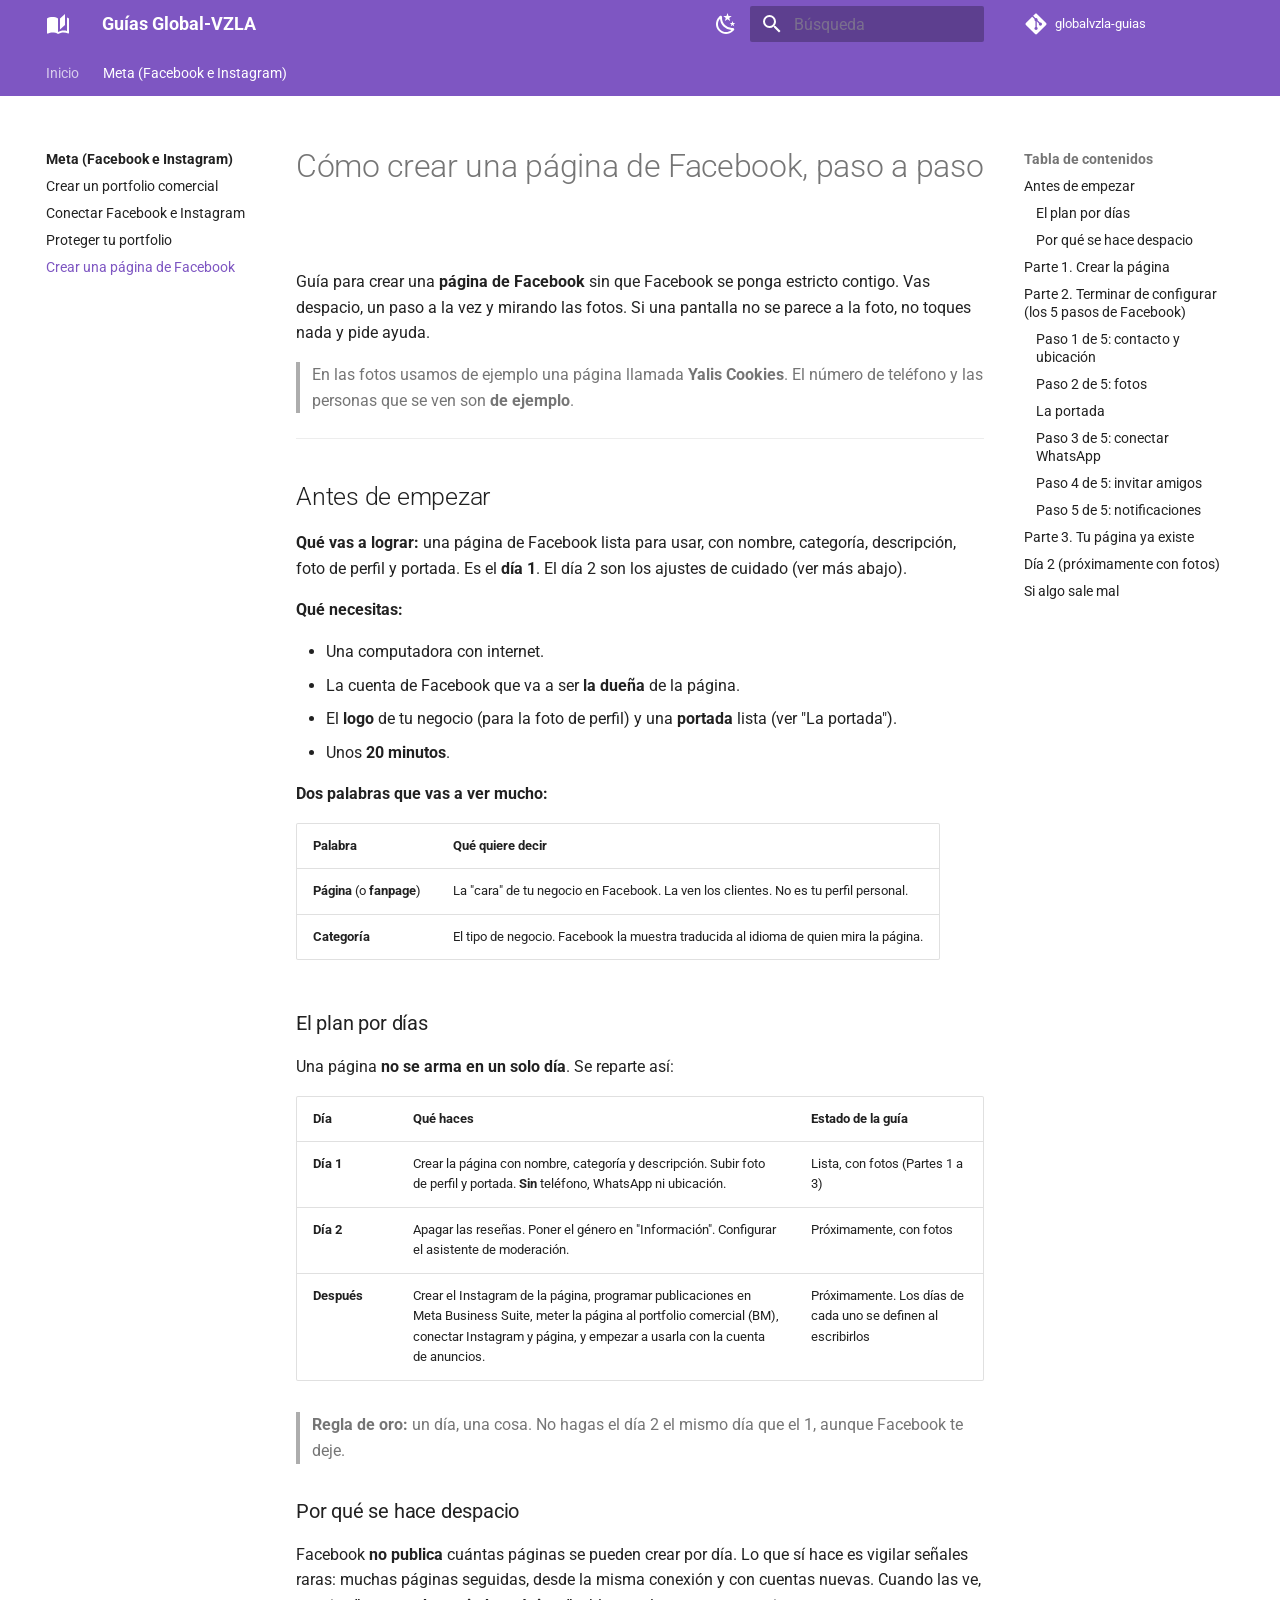
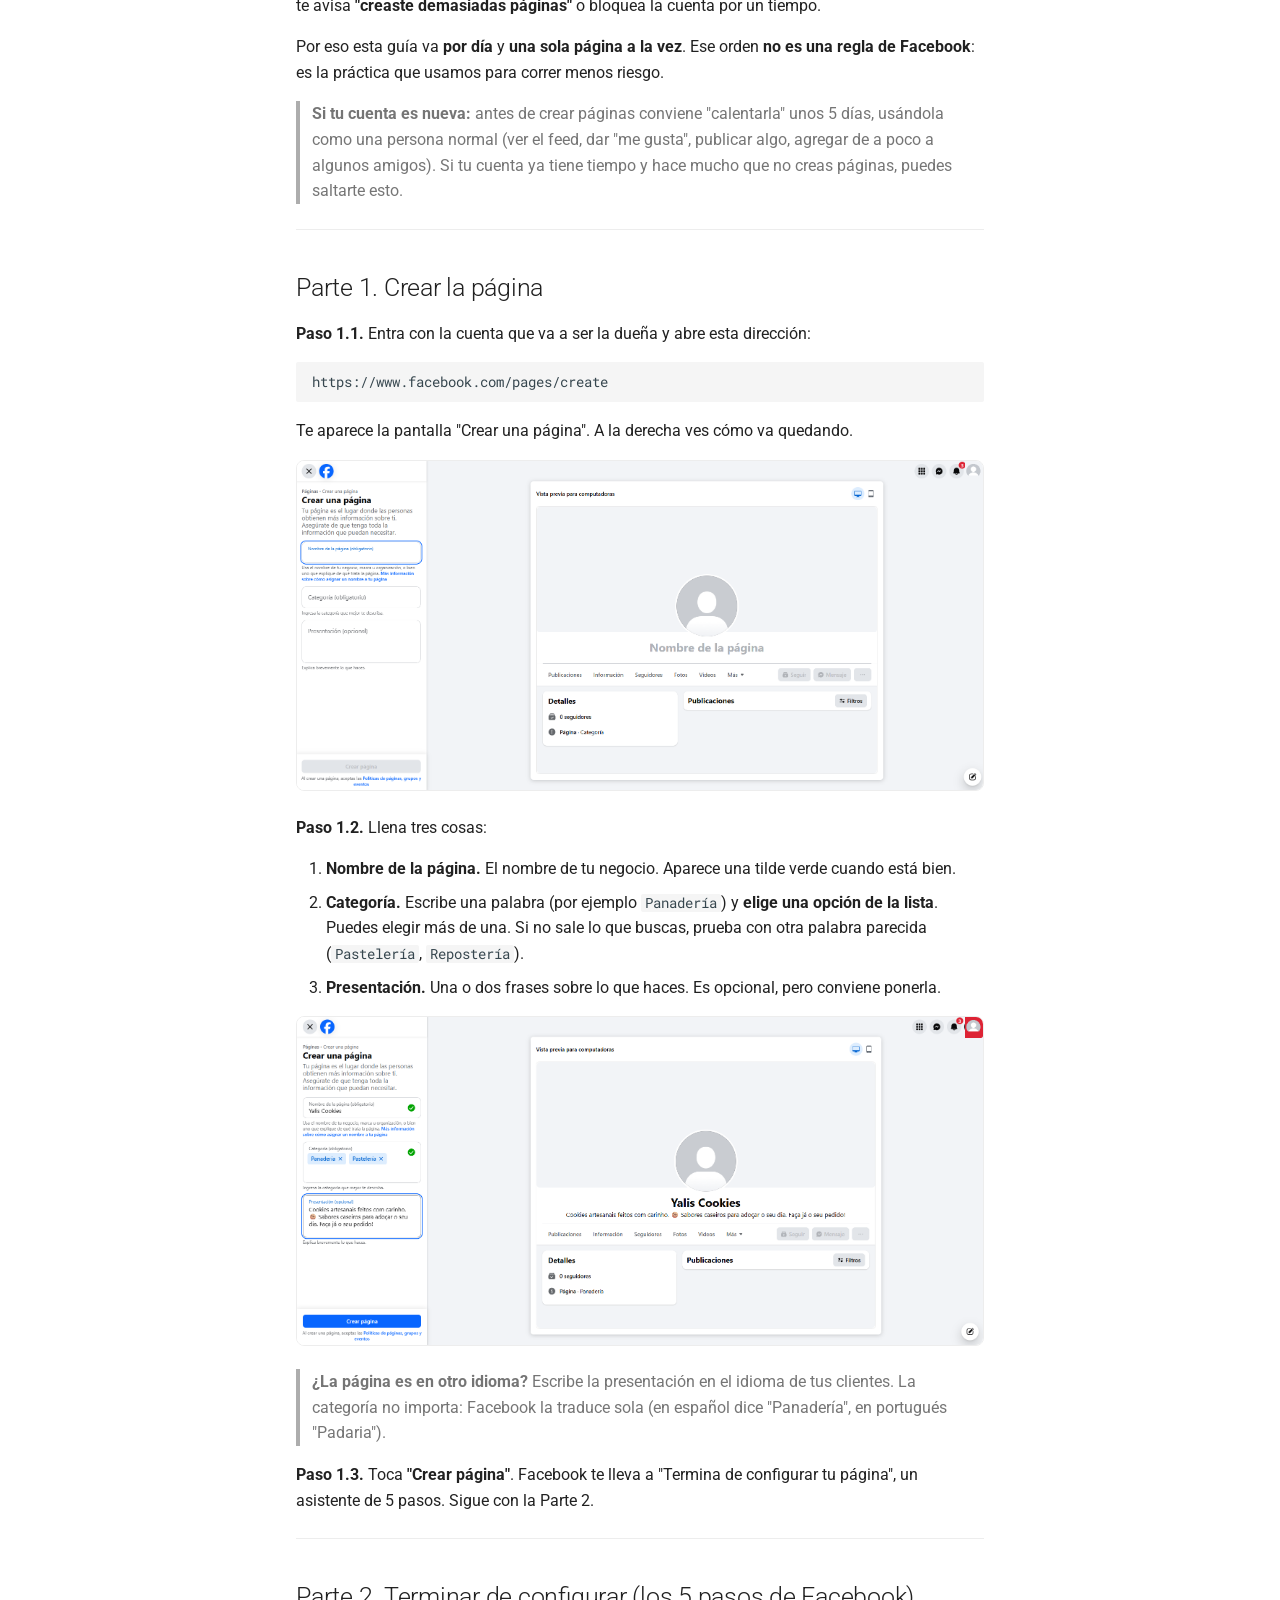
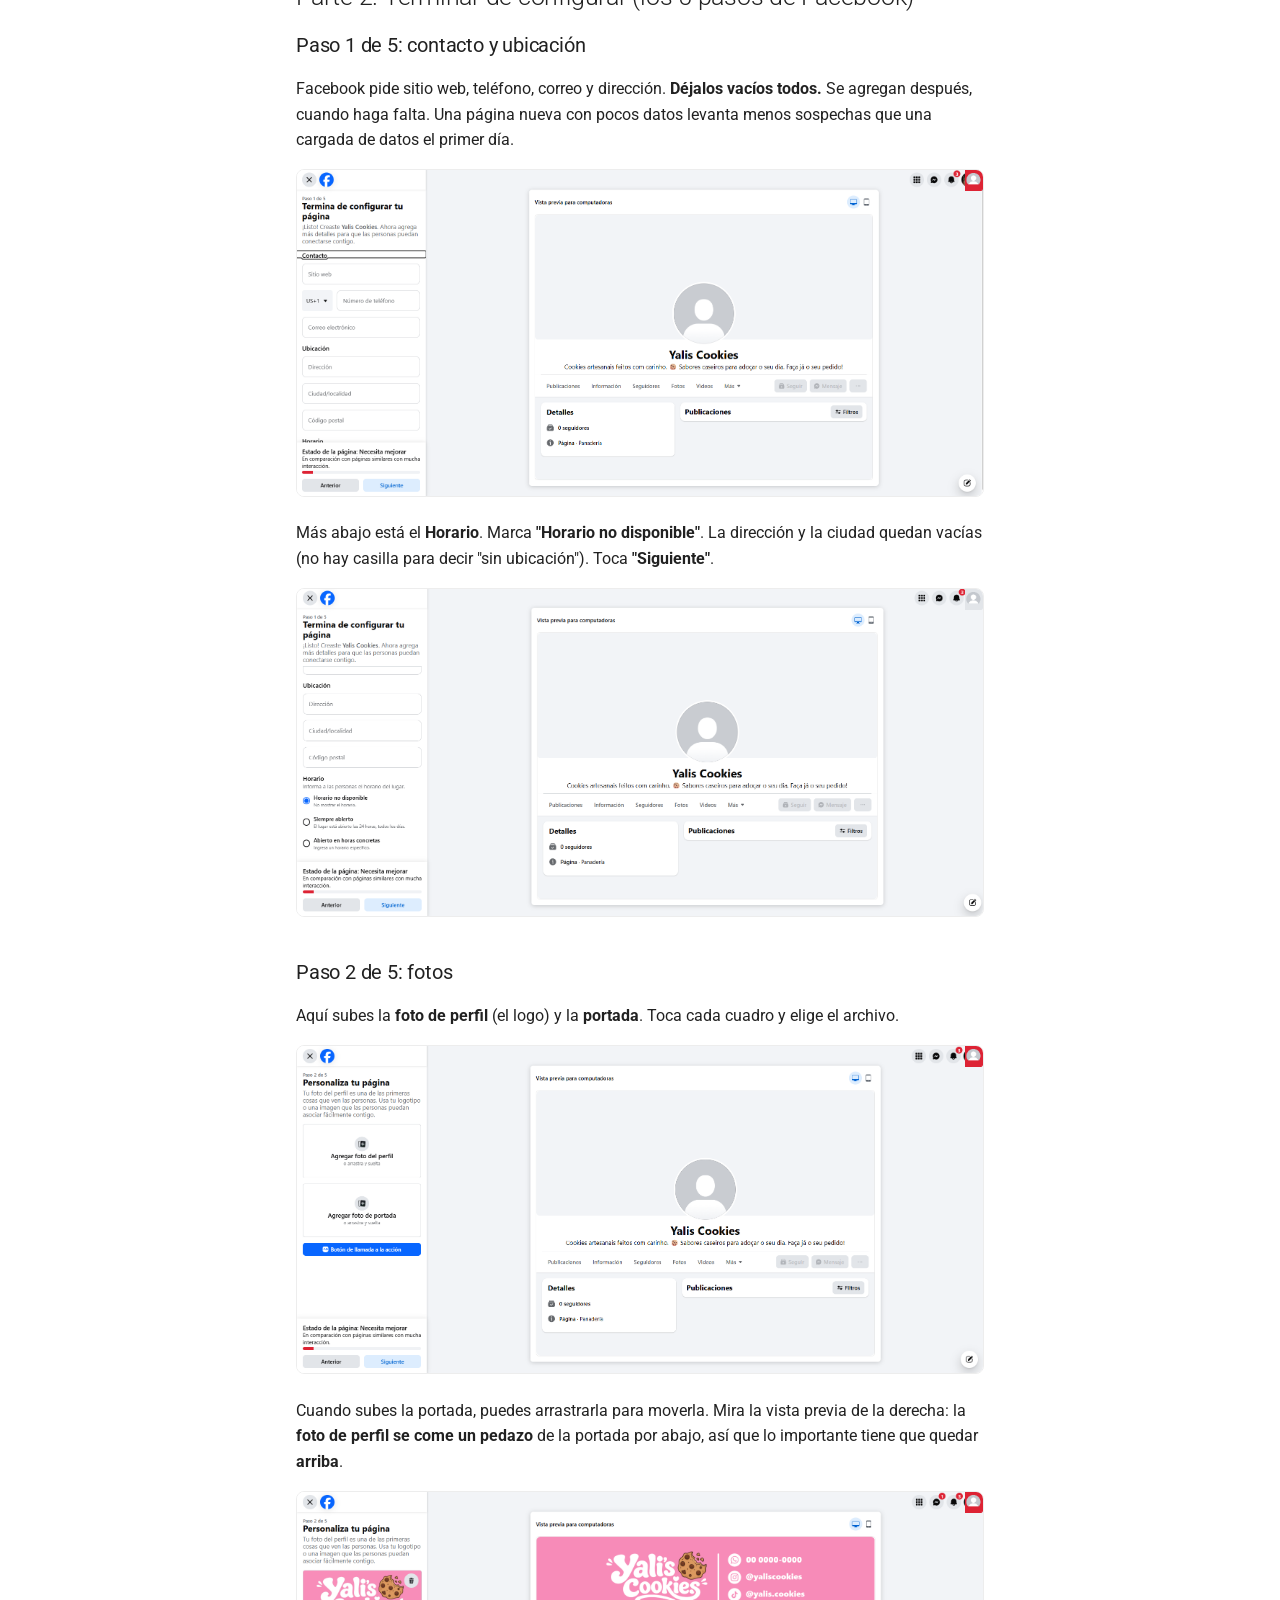
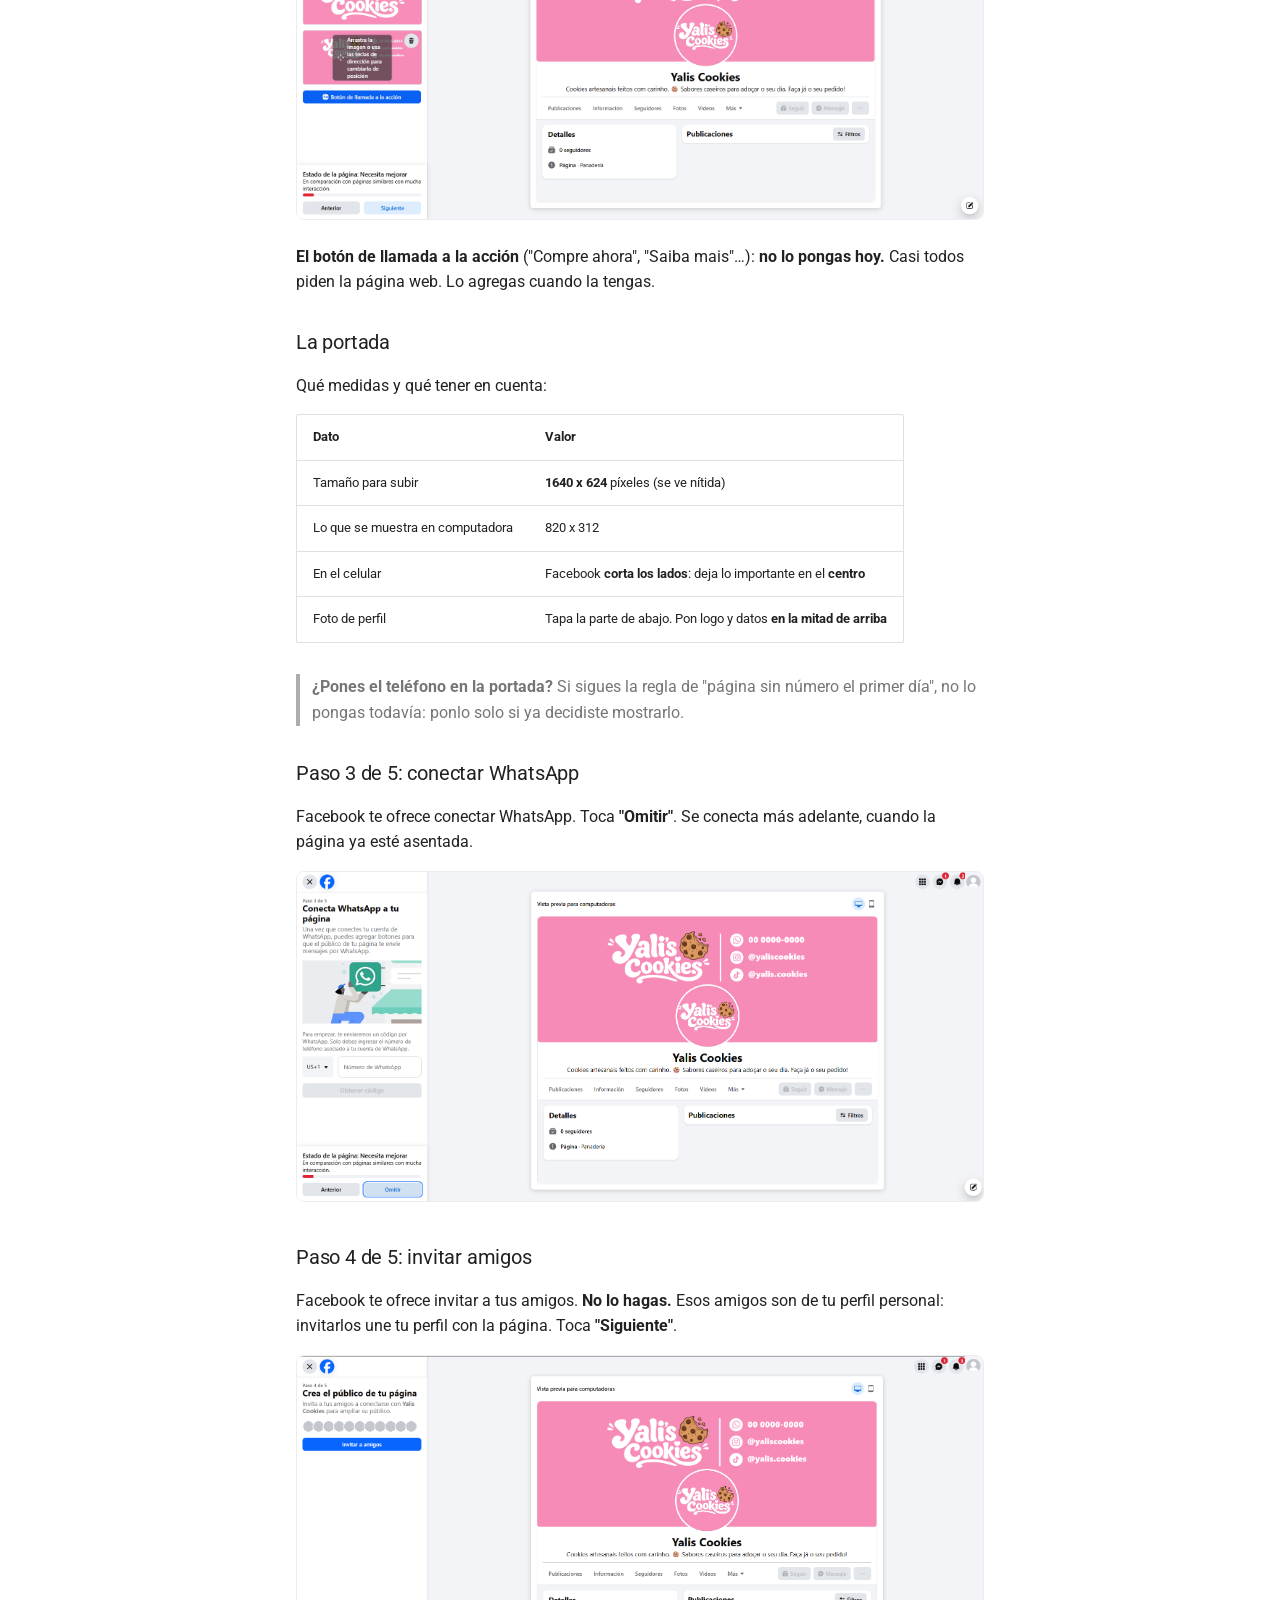
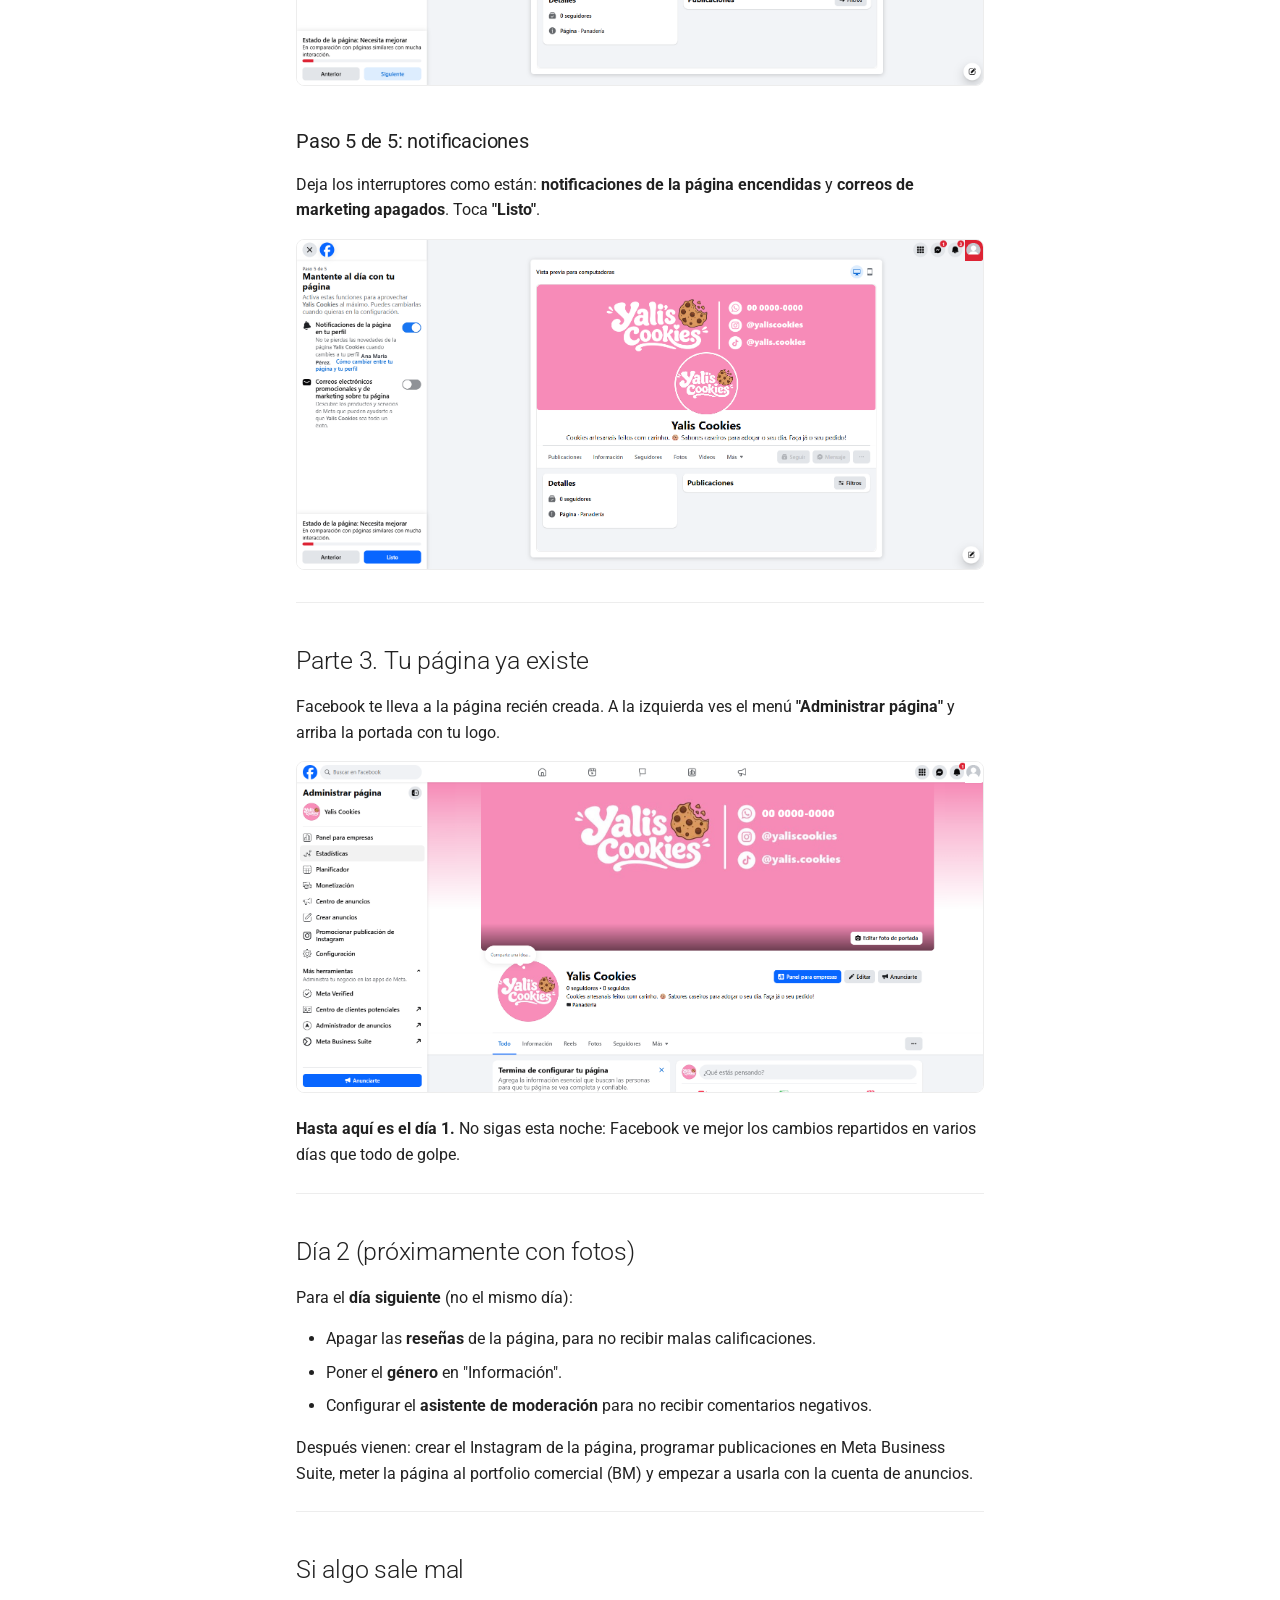
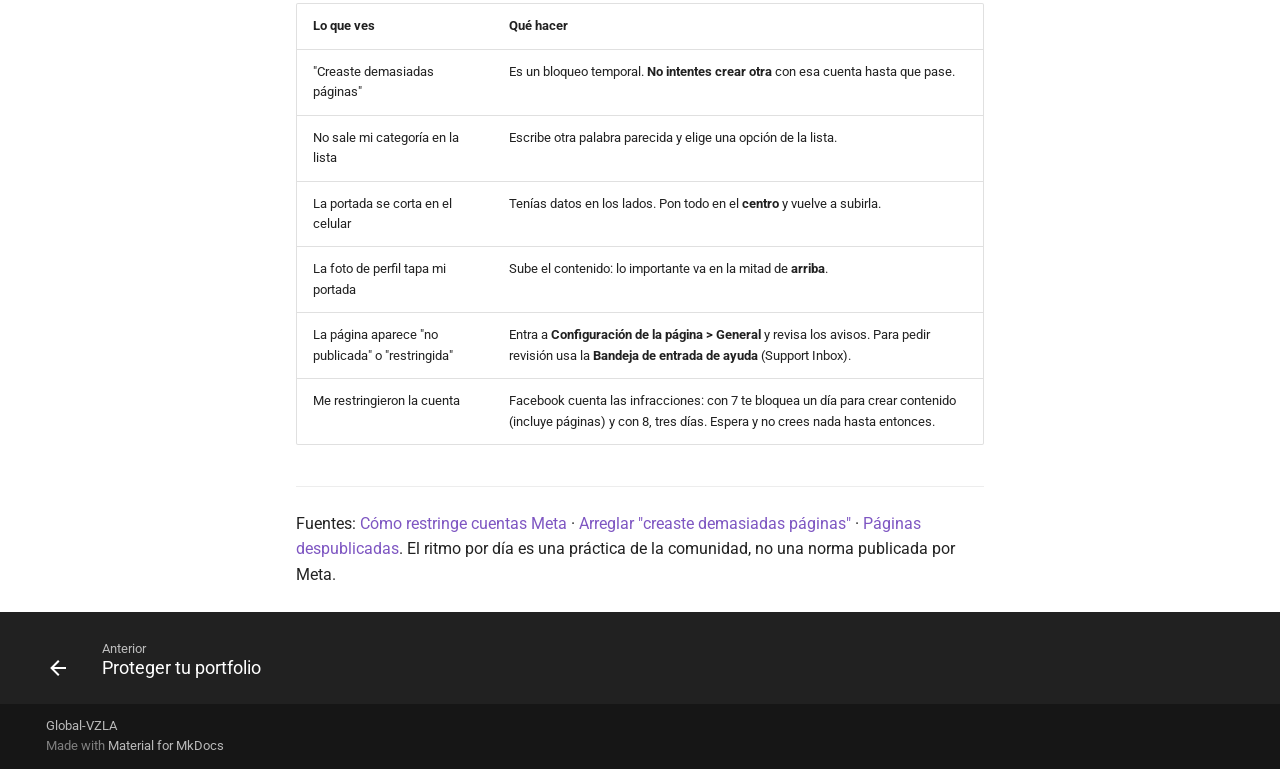
<file: meta/crear-pagina/index.html>
<!doctype html>
<html lang="es" class="no-js">
  <head>
    
      <meta charset="utf-8">
      <meta name="viewport" content="width=device-width,initial-scale=1">
      
        <meta name="description" content="Guías paso a paso para usar la herramienta Global-VZLA, escritas para quien empieza de cero.">
      
      
      
        <link rel="canonical" href="https://pablo-navarreto.github.io/globalvzla-guias/meta/crear-pagina/">
      
      
        <link rel="prev" href="../proteger-portfolio/">
      
      
      
        
      
      
      <link rel="icon" href="../../assets/images/favicon.png">
      <meta name="generator" content="mkdocs-1.6.1, mkdocs-material-9.8.1">
    
    
      
        <title>Crear una página de Facebook - Guías Global-VZLA</title>
      
    
    
      <link rel="stylesheet" href="../../assets/stylesheets/main.57a0d79d.min.css">
      
        
        <link rel="stylesheet" href="../../assets/stylesheets/palette.fb2fffe2.min.css">
      
      


    
    
      
    
    
      
        
        
        <link rel="preconnect" href="https://fonts.gstatic.com" crossorigin>
        <link rel="stylesheet" href="https://fonts.googleapis.com/css?family=Roboto:300,300i,400,400i,700,700i%7CRoboto+Mono:400,400i,700,700i&display=fallback">
        <style>:root{--md-text-font:"Roboto";--md-code-font:"Roboto Mono"}</style>
      
    
    
      <link rel="stylesheet" href="../../assets/estilo.css">
    
    <script>__md_scope=new URL("../..",location),__md_hash=e=>[...e].reduce(((e,_)=>(e<<5)-e+_.charCodeAt(0)),0),__md_get=(e,_=localStorage,t=__md_scope)=>JSON.parse(_.getItem(t.pathname+"."+e)),__md_set=(e,_,t=localStorage,a=__md_scope)=>{try{t.setItem(a.pathname+"."+e,JSON.stringify(_))}catch(e){}}</script>
    
      

    
    
  </head>
  
  
    
    
      
    
    
    
    
    <body dir="ltr" data-md-color-scheme="default" data-md-color-primary="deep-purple" data-md-color-accent="pink">
  
    
    <input class="md-toggle" data-md-toggle="drawer" type="checkbox" id="__drawer" autocomplete="off">
    <input class="md-toggle" data-md-toggle="search" type="checkbox" id="__search" autocomplete="off">
    <label class="md-overlay" for="__drawer"></label>
    <div data-md-component="skip">
      
        
        <a href="#como-crear-una-pagina-de-facebook-paso-a-paso" class="md-skip">
          Saltar a contenido
        </a>
      
    </div>
    <div data-md-component="announce">
      
    </div>
    
    
      

<header class="md-header" data-md-component="header">
  <nav class="md-header__inner md-grid" aria-label="Cabecera">
    <a href="../.." title="Guías Global-VZLA" class="md-header__button md-logo" aria-label="Guías Global-VZLA" data-md-component="logo">
      
  
  <svg xmlns="http://www.w3.org/2000/svg" viewBox="0 0 24 24"><path d="m19 2-5 4.5v11l5-4.5zM6.5 5C4.55 5 2.45 5.4 1 6.5v14.66c0 .25.25.5.5.5.1 0 .15-.07.25-.07 1.35-.65 3.3-1.09 4.75-1.09 1.95 0 4.05.4 5.5 1.5 1.35-.85 3.8-1.5 5.5-1.5 1.65 0 3.35.31 4.75 1.06.1.05.15.03.25.03.25 0 .5-.25.5-.5V6.5c-.6-.45-1.25-.75-2-1V19c-1.1-.35-2.3-.5-3.5-.5-1.7 0-4.15.65-5.5 1.5V6.5C10.55 5.4 8.45 5 6.5 5"/></svg>

    </a>
    <label class="md-header__button md-icon" for="__drawer">
      
      <svg xmlns="http://www.w3.org/2000/svg" viewBox="0 0 24 24"><path d="M3 6h18v2H3zm0 5h18v2H3zm0 5h18v2H3z"/></svg>
    </label>
    <div class="md-header__title" data-md-component="header-title">
      <div class="md-header__ellipsis">
        <div class="md-header__topic">
          <span class="md-ellipsis">
            Guías Global-VZLA
          </span>
        </div>
        <div class="md-header__topic" data-md-component="header-topic">
          <span class="md-ellipsis">
            
              Crear una página de Facebook
            
          </span>
        </div>
      </div>
    </div>
    
      
        <form class="md-header__option" data-md-component="palette">
  
    
    
    
    <input class="md-option" data-md-color-media="(prefers-color-scheme: light)" data-md-color-scheme="default" data-md-color-primary="deep-purple" data-md-color-accent="pink"  aria-label="Cambiar a oscuro"  type="radio" name="__palette" id="__palette_0">
    
      <label class="md-header__button md-icon" title="Cambiar a oscuro" for="__palette_1" hidden>
        <svg xmlns="http://www.w3.org/2000/svg" viewBox="0 0 24 24"><path d="m17.75 4.09-2.53 1.94.91 3.06-2.63-1.81-2.63 1.81.91-3.06-2.53-1.94L12.44 4l1.06-3 1.06 3zm3.5 6.91-1.64 1.25.59 1.98-1.7-1.17-1.7 1.17.59-1.98L15.75 11l2.06-.05L18.5 9l.69 1.95zm-2.28 4.95c.83-.08 1.72 1.1 1.19 1.85-.32.45-.66.87-1.08 1.27C15.17 23 8.84 23 4.94 19.07c-3.91-3.9-3.91-10.24 0-14.14.4-.4.82-.76 1.27-1.08.75-.53 1.93.36 1.85 1.19-.27 2.86.69 5.83 2.89 8.02a9.96 9.96 0 0 0 8.02 2.89m-1.64 2.02a12.08 12.08 0 0 1-7.8-3.47c-2.17-2.19-3.33-5-3.49-7.82-2.81 3.14-2.7 7.96.31 10.98 3.02 3.01 7.84 3.12 10.98.31"/></svg>
      </label>
    
  
    
    
    
    <input class="md-option" data-md-color-media="(prefers-color-scheme: dark)" data-md-color-scheme="slate" data-md-color-primary="deep-purple" data-md-color-accent="pink"  aria-label="Cambiar a claro"  type="radio" name="__palette" id="__palette_1">
    
      <label class="md-header__button md-icon" title="Cambiar a claro" for="__palette_0" hidden>
        <svg xmlns="http://www.w3.org/2000/svg" viewBox="0 0 24 24"><path d="M12 7a5 5 0 0 1 5 5 5 5 0 0 1-5 5 5 5 0 0 1-5-5 5 5 0 0 1 5-5m0 2a3 3 0 0 0-3 3 3 3 0 0 0 3 3 3 3 0 0 0 3-3 3 3 0 0 0-3-3m0-7 2.39 3.42C13.65 5.15 12.84 5 12 5s-1.65.15-2.39.42zM3.34 7l4.16-.35A7.2 7.2 0 0 0 5.94 8.5c-.44.74-.69 1.5-.83 2.29zm.02 10 1.76-3.77a7.131 7.131 0 0 0 2.38 4.14zM20.65 7l-1.77 3.79a7.02 7.02 0 0 0-2.38-4.15zm-.01 10-4.14.36c.59-.51 1.12-1.14 1.54-1.86.42-.73.69-1.5.83-2.29zM12 22l-2.41-3.44c.74.27 1.55.44 2.41.44.82 0 1.63-.17 2.37-.44z"/></svg>
      </label>
    
  
</form>
      
    
    
      <script>var palette=__md_get("__palette");if(palette&&palette.color){if("(prefers-color-scheme)"===palette.color.media){var media=matchMedia("(prefers-color-scheme: light)"),input=document.querySelector(media.matches?"[data-md-color-media='(prefers-color-scheme: light)']":"[data-md-color-media='(prefers-color-scheme: dark)']");palette.color.media=input.getAttribute("data-md-color-media"),palette.color.scheme=input.getAttribute("data-md-color-scheme"),palette.color.primary=input.getAttribute("data-md-color-primary"),palette.color.accent=input.getAttribute("data-md-color-accent")}for(var[key,value]of Object.entries(palette.color))document.body.setAttribute("data-md-color-"+key,value)}</script>
    
    
    
      
      
        <label class="md-header__button md-icon" for="__search">
          
          <svg xmlns="http://www.w3.org/2000/svg" viewBox="0 0 24 24"><path d="M9.5 3A6.5 6.5 0 0 1 16 9.5c0 1.61-.59 3.09-1.56 4.23l.27.27h.79l5 5-1.5 1.5-5-5v-.79l-.27-.27A6.52 6.52 0 0 1 9.5 16 6.5 6.5 0 0 1 3 9.5 6.5 6.5 0 0 1 9.5 3m0 2C7 5 5 7 5 9.5S7 14 9.5 14 14 12 14 9.5 12 5 9.5 5"/></svg>
        </label>
        <div class="md-search" data-md-component="search" role="dialog">
  <label class="md-search__overlay" for="__search"></label>
  <div class="md-search__inner" role="search">
    <form class="md-search__form" name="search">
      <input type="text" class="md-search__input" name="query" aria-label="Búsqueda" placeholder="Búsqueda" autocapitalize="off" autocorrect="off" autocomplete="off" spellcheck="false" data-md-component="search-query" required>
      <label class="md-search__icon md-icon" for="__search">
        
        <svg xmlns="http://www.w3.org/2000/svg" viewBox="0 0 24 24"><path d="M9.5 3A6.5 6.5 0 0 1 16 9.5c0 1.61-.59 3.09-1.56 4.23l.27.27h.79l5 5-1.5 1.5-5-5v-.79l-.27-.27A6.52 6.52 0 0 1 9.5 16 6.5 6.5 0 0 1 3 9.5 6.5 6.5 0 0 1 9.5 3m0 2C7 5 5 7 5 9.5S7 14 9.5 14 14 12 14 9.5 12 5 9.5 5"/></svg>
        
        <svg xmlns="http://www.w3.org/2000/svg" viewBox="0 0 24 24"><path d="M20 11v2H8l5.5 5.5-1.42 1.42L4.16 12l7.92-7.92L13.5 5.5 8 11z"/></svg>
      </label>
      <nav class="md-search__options" aria-label="Buscar">
        
        <button type="reset" class="md-search__icon md-icon" title="Limpiar" aria-label="Limpiar" tabindex="-1">
          
          <svg xmlns="http://www.w3.org/2000/svg" viewBox="0 0 24 24"><path d="M19 6.41 17.59 5 12 10.59 6.41 5 5 6.41 10.59 12 5 17.59 6.41 19 12 13.41 17.59 19 19 17.59 13.41 12z"/></svg>
        </button>
      </nav>
      
        <div class="md-search__suggest" data-md-component="search-suggest"></div>
      
    </form>
    <div class="md-search__output">
      <div class="md-search__scrollwrap" tabindex="0" data-md-scrollfix>
        <div class="md-search-result" data-md-component="search-result">
          <div class="md-search-result__meta">
            Inicializando búsqueda
          </div>
          <ol class="md-search-result__list" role="presentation"></ol>
        </div>
      </div>
    </div>
  </div>
</div>
      
    
    
      <div class="md-header__source">
        <a href="https://github.com/Pablo-Navarreto/globalvzla-guias" title="Ir al repositorio" class="md-source" data-md-component="source">
  <div class="md-source__icon md-icon">
    
    <svg xmlns="http://www.w3.org/2000/svg" viewBox="0 0 448 512"><!--! Font Awesome Free 7.1.0 by @fontawesome - https://fontawesome.com License - https://fontawesome.com/license/free (Icons: CC BY 4.0, Fonts: SIL OFL 1.1, Code: MIT License) Copyright 2025 Fonticons, Inc.--><path d="M439.6 236.1 244 40.5c-5.4-5.5-12.8-8.5-20.4-8.5s-15 3-20.4 8.4L162.5 81l51.5 51.5c27.1-9.1 52.7 16.8 43.4 43.7l49.7 49.7c34.2-11.8 61.2 31 35.5 56.7-26.5 26.5-70.2-2.9-56-37.3L240.3 199v121.9c25.3 12.5 22.3 41.8 9.1 55-6.4 6.4-15.2 10.1-24.3 10.1s-17.8-3.6-24.3-10.1c-17.6-17.6-11.1-46.9 11.2-56v-123c-20.8-8.5-24.6-30.7-18.6-45L142.6 101 8.5 235.1C3 240.6 0 247.9 0 255.5s3 15 8.5 20.4l195.6 195.7c5.4 5.4 12.7 8.4 20.4 8.4s15-3 20.4-8.4l194.7-194.7c5.4-5.4 8.4-12.8 8.4-20.4s-3-15-8.4-20.4"/></svg>
  </div>
  <div class="md-source__repository">
    globalvzla-guias
  </div>
</a>
      </div>
    
  </nav>
  
</header>
    
    <div class="md-container" data-md-component="container">
      
      
        
          
            
<nav class="md-tabs" aria-label="Pestañas" data-md-component="tabs">
  <div class="md-grid">
    <ul class="md-tabs__list">
      
        
  
  
  
  
    <li class="md-tabs__item">
      <a href="../.." class="md-tabs__link">
        
  
  
    
  
  Inicio

      </a>
    </li>
  

      
        
  
  
  
    
  
  
    
    
      <li class="md-tabs__item md-tabs__item--active">
        <a href="../" class="md-tabs__link">
          
  
  
    
  
  Meta (Facebook e Instagram)

        </a>
      </li>
    
  

      
    </ul>
  </div>
</nav>
          
        
      
      <main class="md-main" data-md-component="main">
        <div class="md-main__inner md-grid">
          
            
              
              <div class="md-sidebar md-sidebar--primary" data-md-component="sidebar" data-md-type="navigation" >
                <div class="md-sidebar__scrollwrap">
                  <div class="md-sidebar__inner">
                    


  


<nav class="md-nav md-nav--primary md-nav--lifted" aria-label="Navegación" data-md-level="0">
  <label class="md-nav__title" for="__drawer">
    <a href="../.." title="Guías Global-VZLA" class="md-nav__button md-logo" aria-label="Guías Global-VZLA" data-md-component="logo">
      
  
  <svg xmlns="http://www.w3.org/2000/svg" viewBox="0 0 24 24"><path d="m19 2-5 4.5v11l5-4.5zM6.5 5C4.55 5 2.45 5.4 1 6.5v14.66c0 .25.25.5.5.5.1 0 .15-.07.25-.07 1.35-.65 3.3-1.09 4.75-1.09 1.95 0 4.05.4 5.5 1.5 1.35-.85 3.8-1.5 5.5-1.5 1.65 0 3.35.31 4.75 1.06.1.05.15.03.25.03.25 0 .5-.25.5-.5V6.5c-.6-.45-1.25-.75-2-1V19c-1.1-.35-2.3-.5-3.5-.5-1.7 0-4.15.65-5.5 1.5V6.5C10.55 5.4 8.45 5 6.5 5"/></svg>

    </a>
    Guías Global-VZLA
  </label>
  
    <div class="md-nav__source">
      <a href="https://github.com/Pablo-Navarreto/globalvzla-guias" title="Ir al repositorio" class="md-source" data-md-component="source">
  <div class="md-source__icon md-icon">
    
    <svg xmlns="http://www.w3.org/2000/svg" viewBox="0 0 448 512"><!--! Font Awesome Free 7.1.0 by @fontawesome - https://fontawesome.com License - https://fontawesome.com/license/free (Icons: CC BY 4.0, Fonts: SIL OFL 1.1, Code: MIT License) Copyright 2025 Fonticons, Inc.--><path d="M439.6 236.1 244 40.5c-5.4-5.5-12.8-8.5-20.4-8.5s-15 3-20.4 8.4L162.5 81l51.5 51.5c27.1-9.1 52.7 16.8 43.4 43.7l49.7 49.7c34.2-11.8 61.2 31 35.5 56.7-26.5 26.5-70.2-2.9-56-37.3L240.3 199v121.9c25.3 12.5 22.3 41.8 9.1 55-6.4 6.4-15.2 10.1-24.3 10.1s-17.8-3.6-24.3-10.1c-17.6-17.6-11.1-46.9 11.2-56v-123c-20.8-8.5-24.6-30.7-18.6-45L142.6 101 8.5 235.1C3 240.6 0 247.9 0 255.5s3 15 8.5 20.4l195.6 195.7c5.4 5.4 12.7 8.4 20.4 8.4s15-3 20.4-8.4l194.7-194.7c5.4-5.4 8.4-12.8 8.4-20.4s-3-15-8.4-20.4"/></svg>
  </div>
  <div class="md-source__repository">
    globalvzla-guias
  </div>
</a>
    </div>
  
  <ul class="md-nav__list" data-md-scrollfix>
    
      
      
  
  
  
  
    <li class="md-nav__item">
      <a href="../.." class="md-nav__link">
        
  
  
  <span class="md-ellipsis">
    
  
    Inicio
  

    
  </span>
  
  

      </a>
    </li>
  

    
      
      
  
  
    
  
  
  
    
    
      
        
          
        
      
        
      
        
      
        
      
        
      
    
    
    
      
        
        
      
      
    
    
    <li class="md-nav__item md-nav__item--active md-nav__item--section md-nav__item--nested">
      
        
        
        <input class="md-nav__toggle md-toggle " type="checkbox" id="__nav_2" checked>
        
          
          <div class="md-nav__link md-nav__container">
            <a href="../" class="md-nav__link ">
              
  
  
  <span class="md-ellipsis">
    
  
    Meta (Facebook e Instagram)
  

    
  </span>
  
  

            </a>
            
              
              <label class="md-nav__link " for="__nav_2" id="__nav_2_label" tabindex="">
                <span class="md-nav__icon md-icon"></span>
              </label>
            
          </div>
        
        <nav class="md-nav" data-md-level="1" aria-labelledby="__nav_2_label" aria-expanded="true">
          <label class="md-nav__title" for="__nav_2">
            <span class="md-nav__icon md-icon"></span>
            
  
    Meta (Facebook e Instagram)
  

          </label>
          <ul class="md-nav__list" data-md-scrollfix>
            
              
            
              
                
  
  
  
  
    <li class="md-nav__item">
      <a href="../crear-portfolio/" class="md-nav__link">
        
  
  
  <span class="md-ellipsis">
    
  
    Crear un portfolio comercial
  

    
  </span>
  
  

      </a>
    </li>
  

              
            
              
                
  
  
  
  
    <li class="md-nav__item">
      <a href="../conectar-meta/" class="md-nav__link">
        
  
  
  <span class="md-ellipsis">
    
  
    Conectar Facebook e Instagram
  

    
  </span>
  
  

      </a>
    </li>
  

              
            
              
                
  
  
  
  
    <li class="md-nav__item">
      <a href="../proteger-portfolio/" class="md-nav__link">
        
  
  
  <span class="md-ellipsis">
    
  
    Proteger tu portfolio
  

    
  </span>
  
  

      </a>
    </li>
  

              
            
              
                
  
  
    
  
  
  
    <li class="md-nav__item md-nav__item--active">
      
      <input class="md-nav__toggle md-toggle" type="checkbox" id="__toc">
      
      
        
      
      
        <label class="md-nav__link md-nav__link--active" for="__toc">
          
  
  
  <span class="md-ellipsis">
    
  
    Crear una página de Facebook
  

    
  </span>
  
  

          <span class="md-nav__icon md-icon"></span>
        </label>
      
      <a href="./" class="md-nav__link md-nav__link--active">
        
  
  
  <span class="md-ellipsis">
    
  
    Crear una página de Facebook
  

    
  </span>
  
  

      </a>
      
        

<nav class="md-nav md-nav--secondary" aria-label="Tabla de contenidos">
  
  
  
    
  
  
    <label class="md-nav__title" for="__toc">
      <span class="md-nav__icon md-icon"></span>
      Tabla de contenidos
    </label>
    <ul class="md-nav__list" data-md-component="toc" data-md-scrollfix>
      
        <li class="md-nav__item">
  <a href="#antes-de-empezar" class="md-nav__link">
    <span class="md-ellipsis">
      
        Antes de empezar
      
    </span>
  </a>
  
    <nav class="md-nav" aria-label="Antes de empezar">
      <ul class="md-nav__list">
        
          <li class="md-nav__item">
  <a href="#el-plan-por-dias" class="md-nav__link">
    <span class="md-ellipsis">
      
        El plan por días
      
    </span>
  </a>
  
</li>
        
          <li class="md-nav__item">
  <a href="#por-que-se-hace-despacio" class="md-nav__link">
    <span class="md-ellipsis">
      
        Por qué se hace despacio
      
    </span>
  </a>
  
</li>
        
      </ul>
    </nav>
  
</li>
      
        <li class="md-nav__item">
  <a href="#parte-1-crear-la-pagina" class="md-nav__link">
    <span class="md-ellipsis">
      
        Parte 1. Crear la página
      
    </span>
  </a>
  
</li>
      
        <li class="md-nav__item">
  <a href="#parte-2-terminar-de-configurar-los-5-pasos-de-facebook" class="md-nav__link">
    <span class="md-ellipsis">
      
        Parte 2. Terminar de configurar (los 5 pasos de Facebook)
      
    </span>
  </a>
  
    <nav class="md-nav" aria-label="Parte 2. Terminar de configurar (los 5 pasos de Facebook)">
      <ul class="md-nav__list">
        
          <li class="md-nav__item">
  <a href="#paso-1-de-5-contacto-y-ubicacion" class="md-nav__link">
    <span class="md-ellipsis">
      
        Paso 1 de 5: contacto y ubicación
      
    </span>
  </a>
  
</li>
        
          <li class="md-nav__item">
  <a href="#paso-2-de-5-fotos" class="md-nav__link">
    <span class="md-ellipsis">
      
        Paso 2 de 5: fotos
      
    </span>
  </a>
  
</li>
        
          <li class="md-nav__item">
  <a href="#la-portada" class="md-nav__link">
    <span class="md-ellipsis">
      
        La portada
      
    </span>
  </a>
  
</li>
        
          <li class="md-nav__item">
  <a href="#paso-3-de-5-conectar-whatsapp" class="md-nav__link">
    <span class="md-ellipsis">
      
        Paso 3 de 5: conectar WhatsApp
      
    </span>
  </a>
  
</li>
        
          <li class="md-nav__item">
  <a href="#paso-4-de-5-invitar-amigos" class="md-nav__link">
    <span class="md-ellipsis">
      
        Paso 4 de 5: invitar amigos
      
    </span>
  </a>
  
</li>
        
          <li class="md-nav__item">
  <a href="#paso-5-de-5-notificaciones" class="md-nav__link">
    <span class="md-ellipsis">
      
        Paso 5 de 5: notificaciones
      
    </span>
  </a>
  
</li>
        
      </ul>
    </nav>
  
</li>
      
        <li class="md-nav__item">
  <a href="#parte-3-tu-pagina-ya-existe" class="md-nav__link">
    <span class="md-ellipsis">
      
        Parte 3. Tu página ya existe
      
    </span>
  </a>
  
</li>
      
        <li class="md-nav__item">
  <a href="#dia-2-proximamente-con-fotos" class="md-nav__link">
    <span class="md-ellipsis">
      
        Día 2 (próximamente con fotos)
      
    </span>
  </a>
  
</li>
      
        <li class="md-nav__item">
  <a href="#si-algo-sale-mal" class="md-nav__link">
    <span class="md-ellipsis">
      
        Si algo sale mal
      
    </span>
  </a>
  
</li>
      
    </ul>
  
</nav>
      
    </li>
  

              
            
          </ul>
        </nav>
      
    </li>
  

    
  </ul>
</nav>
                  </div>
                </div>
              </div>
            
            
              
              <div class="md-sidebar md-sidebar--secondary" data-md-component="sidebar" data-md-type="toc" >
                <div class="md-sidebar__scrollwrap">
                  <div class="md-sidebar__inner">
                    

<nav class="md-nav md-nav--secondary" aria-label="Tabla de contenidos">
  
  
  
    
  
  
    <label class="md-nav__title" for="__toc">
      <span class="md-nav__icon md-icon"></span>
      Tabla de contenidos
    </label>
    <ul class="md-nav__list" data-md-component="toc" data-md-scrollfix>
      
        <li class="md-nav__item">
  <a href="#antes-de-empezar" class="md-nav__link">
    <span class="md-ellipsis">
      
        Antes de empezar
      
    </span>
  </a>
  
    <nav class="md-nav" aria-label="Antes de empezar">
      <ul class="md-nav__list">
        
          <li class="md-nav__item">
  <a href="#el-plan-por-dias" class="md-nav__link">
    <span class="md-ellipsis">
      
        El plan por días
      
    </span>
  </a>
  
</li>
        
          <li class="md-nav__item">
  <a href="#por-que-se-hace-despacio" class="md-nav__link">
    <span class="md-ellipsis">
      
        Por qué se hace despacio
      
    </span>
  </a>
  
</li>
        
      </ul>
    </nav>
  
</li>
      
        <li class="md-nav__item">
  <a href="#parte-1-crear-la-pagina" class="md-nav__link">
    <span class="md-ellipsis">
      
        Parte 1. Crear la página
      
    </span>
  </a>
  
</li>
      
        <li class="md-nav__item">
  <a href="#parte-2-terminar-de-configurar-los-5-pasos-de-facebook" class="md-nav__link">
    <span class="md-ellipsis">
      
        Parte 2. Terminar de configurar (los 5 pasos de Facebook)
      
    </span>
  </a>
  
    <nav class="md-nav" aria-label="Parte 2. Terminar de configurar (los 5 pasos de Facebook)">
      <ul class="md-nav__list">
        
          <li class="md-nav__item">
  <a href="#paso-1-de-5-contacto-y-ubicacion" class="md-nav__link">
    <span class="md-ellipsis">
      
        Paso 1 de 5: contacto y ubicación
      
    </span>
  </a>
  
</li>
        
          <li class="md-nav__item">
  <a href="#paso-2-de-5-fotos" class="md-nav__link">
    <span class="md-ellipsis">
      
        Paso 2 de 5: fotos
      
    </span>
  </a>
  
</li>
        
          <li class="md-nav__item">
  <a href="#la-portada" class="md-nav__link">
    <span class="md-ellipsis">
      
        La portada
      
    </span>
  </a>
  
</li>
        
          <li class="md-nav__item">
  <a href="#paso-3-de-5-conectar-whatsapp" class="md-nav__link">
    <span class="md-ellipsis">
      
        Paso 3 de 5: conectar WhatsApp
      
    </span>
  </a>
  
</li>
        
          <li class="md-nav__item">
  <a href="#paso-4-de-5-invitar-amigos" class="md-nav__link">
    <span class="md-ellipsis">
      
        Paso 4 de 5: invitar amigos
      
    </span>
  </a>
  
</li>
        
          <li class="md-nav__item">
  <a href="#paso-5-de-5-notificaciones" class="md-nav__link">
    <span class="md-ellipsis">
      
        Paso 5 de 5: notificaciones
      
    </span>
  </a>
  
</li>
        
      </ul>
    </nav>
  
</li>
      
        <li class="md-nav__item">
  <a href="#parte-3-tu-pagina-ya-existe" class="md-nav__link">
    <span class="md-ellipsis">
      
        Parte 3. Tu página ya existe
      
    </span>
  </a>
  
</li>
      
        <li class="md-nav__item">
  <a href="#dia-2-proximamente-con-fotos" class="md-nav__link">
    <span class="md-ellipsis">
      
        Día 2 (próximamente con fotos)
      
    </span>
  </a>
  
</li>
      
        <li class="md-nav__item">
  <a href="#si-algo-sale-mal" class="md-nav__link">
    <span class="md-ellipsis">
      
        Si algo sale mal
      
    </span>
  </a>
  
</li>
      
    </ul>
  
</nav>
                  </div>
                </div>
              </div>
            
          
          
            <div class="md-content" data-md-component="content">
              
              <article class="md-content__inner md-typeset">
                
                  



<h1 id="como-crear-una-pagina-de-facebook-paso-a-paso">Cómo crear una página de Facebook, paso a paso<a class="headerlink" href="#como-crear-una-pagina-de-facebook-paso-a-paso" title="Permanent link">&para;</a></h1>
<p>Guía para crear una <strong>página de Facebook</strong> sin que Facebook se ponga estricto contigo. Vas despacio, un paso a la vez y mirando las fotos. Si una pantalla no se parece a la foto, no toques nada y pide ayuda.</p>
<blockquote>
<p>En las fotos usamos de ejemplo una página llamada <strong>Yalis Cookies</strong>. El número de teléfono y las personas que se ven son <strong>de ejemplo</strong>.</p>
</blockquote>
<hr />
<h2 id="antes-de-empezar">Antes de empezar<a class="headerlink" href="#antes-de-empezar" title="Permanent link">&para;</a></h2>
<p><strong>Qué vas a lograr:</strong> una página de Facebook lista para usar, con nombre, categoría, descripción, foto de perfil y portada. Es el <strong>día 1</strong>. El día 2 son los ajustes de cuidado (ver más abajo).</p>
<p><strong>Qué necesitas:</strong></p>
<ul>
<li>Una computadora con internet.</li>
<li>La cuenta de Facebook que va a ser <strong>la dueña</strong> de la página.</li>
<li>El <strong>logo</strong> de tu negocio (para la foto de perfil) y una <strong>portada</strong> lista (ver "La portada").</li>
<li>Unos <strong>20 minutos</strong>.</li>
</ul>
<p><strong>Dos palabras que vas a ver mucho:</strong></p>
<table>
<thead>
<tr>
<th>Palabra</th>
<th>Qué quiere decir</th>
</tr>
</thead>
<tbody>
<tr>
<td><strong>Página</strong> (o <strong>fanpage</strong>)</td>
<td>La "cara" de tu negocio en Facebook. La ven los clientes. No es tu perfil personal.</td>
</tr>
<tr>
<td><strong>Categoría</strong></td>
<td>El tipo de negocio. Facebook la muestra traducida al idioma de quien mira la página.</td>
</tr>
</tbody>
</table>
<h3 id="el-plan-por-dias">El plan por días<a class="headerlink" href="#el-plan-por-dias" title="Permanent link">&para;</a></h3>
<p>Una página <strong>no se arma en un solo día</strong>. Se reparte así:</p>
<table>
<thead>
<tr>
<th>Día</th>
<th>Qué haces</th>
<th>Estado de la guía</th>
</tr>
</thead>
<tbody>
<tr>
<td><strong>Día 1</strong></td>
<td>Crear la página con nombre, categoría y descripción. Subir foto de perfil y portada. <strong>Sin</strong> teléfono, WhatsApp ni ubicación.</td>
<td>Lista, con fotos (Partes 1 a 3)</td>
</tr>
<tr>
<td><strong>Día 2</strong></td>
<td>Apagar las reseñas. Poner el género en "Información". Configurar el asistente de moderación.</td>
<td>Próximamente, con fotos</td>
</tr>
<tr>
<td><strong>Después</strong></td>
<td>Crear el Instagram de la página, programar publicaciones en Meta Business Suite, meter la página al portfolio comercial (BM), conectar Instagram y página, y empezar a usarla con la cuenta de anuncios.</td>
<td>Próximamente. Los días de cada uno se definen al escribirlos</td>
</tr>
</tbody>
</table>
<blockquote>
<p><strong>Regla de oro:</strong> un día, una cosa. No hagas el día 2 el mismo día que el 1, aunque Facebook te deje.</p>
</blockquote>
<h3 id="por-que-se-hace-despacio">Por qué se hace despacio<a class="headerlink" href="#por-que-se-hace-despacio" title="Permanent link">&para;</a></h3>
<p>Facebook <strong>no publica</strong> cuántas páginas se pueden crear por día. Lo que sí hace es vigilar señales raras: muchas páginas seguidas, desde la misma conexión y con cuentas nuevas. Cuando las ve, te avisa <strong>"creaste demasiadas páginas"</strong> o bloquea la cuenta por un tiempo.</p>
<p>Por eso esta guía va <strong>por día</strong> y <strong>una sola página a la vez</strong>. Ese orden <strong>no es una regla de Facebook</strong>: es la práctica que usamos para correr menos riesgo.</p>
<blockquote>
<p><strong>Si tu cuenta es nueva:</strong> antes de crear páginas conviene "calentarla" unos 5 días, usándola como una persona normal (ver el feed, dar "me gusta", publicar algo, agregar de a poco a algunos amigos). Si tu cuenta ya tiene tiempo y hace mucho que no creas páginas, puedes saltarte esto.</p>
</blockquote>
<hr />
<h2 id="parte-1-crear-la-pagina">Parte 1. Crear la página<a class="headerlink" href="#parte-1-crear-la-pagina" title="Permanent link">&para;</a></h2>
<p><strong>Paso 1.1.</strong> Entra con la cuenta que va a ser la dueña y abre esta dirección:</p>
<pre><code>https://www.facebook.com/pages/create
</code></pre>
<p>Te aparece la pantalla "Crear una página". A la derecha ves cómo va quedando.</p>
<p><img alt="La pantalla para crear una página" src="../img/crear-pagina/01-crear-pagina.png" /></p>
<p><strong>Paso 1.2.</strong> Llena tres cosas:</p>
<ol>
<li><strong>Nombre de la página.</strong> El nombre de tu negocio. Aparece una tilde verde cuando está bien.</li>
<li><strong>Categoría.</strong> Escribe una palabra (por ejemplo <code>Panadería</code>) y <strong>elige una opción de la lista</strong>. Puedes elegir más de una. Si no sale lo que buscas, prueba con otra palabra parecida (<code>Pastelería</code>, <code>Repostería</code>).</li>
<li><strong>Presentación.</strong> Una o dos frases sobre lo que haces. Es opcional, pero conviene ponerla.</li>
</ol>
<p><img alt="Nombre, categoría y presentación llenos" src="../img/crear-pagina/02-nombre-categoria.png" /></p>
<blockquote>
<p><strong>¿La página es en otro idioma?</strong> Escribe la presentación en el idioma de tus clientes. La categoría no importa: Facebook la traduce sola (en español dice "Panadería", en portugués "Padaria").</p>
</blockquote>
<p><strong>Paso 1.3.</strong> Toca <strong>"Crear página"</strong>. Facebook te lleva a "Termina de configurar tu página", un asistente de 5 pasos. Sigue con la Parte 2.</p>
<hr />
<h2 id="parte-2-terminar-de-configurar-los-5-pasos-de-facebook">Parte 2. Terminar de configurar (los 5 pasos de Facebook)<a class="headerlink" href="#parte-2-terminar-de-configurar-los-5-pasos-de-facebook" title="Permanent link">&para;</a></h2>
<h3 id="paso-1-de-5-contacto-y-ubicacion">Paso 1 de 5: contacto y ubicación<a class="headerlink" href="#paso-1-de-5-contacto-y-ubicacion" title="Permanent link">&para;</a></h3>
<p>Facebook pide sitio web, teléfono, correo y dirección. <strong>Déjalos vacíos todos.</strong> Se agregan después, cuando haga falta. Una página nueva con pocos datos levanta menos sospechas que una cargada de datos el primer día.</p>
<p><img alt="Contacto vacío" src="../img/crear-pagina/03-contacto.png" /></p>
<p>Más abajo está el <strong>Horario</strong>. Marca <strong>"Horario no disponible"</strong>. La dirección y la ciudad quedan vacías (no hay casilla para decir "sin ubicación"). Toca <strong>"Siguiente"</strong>.</p>
<p><img alt="Horario no disponible marcado" src="../img/crear-pagina/04-ubicacion-horario.png" /></p>
<h3 id="paso-2-de-5-fotos">Paso 2 de 5: fotos<a class="headerlink" href="#paso-2-de-5-fotos" title="Permanent link">&para;</a></h3>
<p>Aquí subes la <strong>foto de perfil</strong> (el logo) y la <strong>portada</strong>. Toca cada cuadro y elige el archivo.</p>
<p><img alt="Las fotos todavía vacías" src="../img/crear-pagina/05-fotos-vacio.png" /></p>
<p>Cuando subes la portada, puedes arrastrarla para moverla. Mira la vista previa de la derecha: la <strong>foto de perfil se come un pedazo</strong> de la portada por abajo, así que lo importante tiene que quedar <strong>arriba</strong>.</p>
<p><img alt="La portada subida" src="../img/crear-pagina/06-portada-subida.png" /></p>
<p><strong>El botón de llamada a la acción</strong> ("Compre ahora", "Saiba mais"…): <strong>no lo pongas hoy.</strong> Casi todos piden la página web. Lo agregas cuando la tengas.</p>
<h3 id="la-portada">La portada<a class="headerlink" href="#la-portada" title="Permanent link">&para;</a></h3>
<p>Qué medidas y qué tener en cuenta:</p>
<table>
<thead>
<tr>
<th>Dato</th>
<th>Valor</th>
</tr>
</thead>
<tbody>
<tr>
<td>Tamaño para subir</td>
<td><strong>1640 x 624</strong> píxeles (se ve nítida)</td>
</tr>
<tr>
<td>Lo que se muestra en computadora</td>
<td>820 x 312</td>
</tr>
<tr>
<td>En el celular</td>
<td>Facebook <strong>corta los lados</strong>: deja lo importante en el <strong>centro</strong></td>
</tr>
<tr>
<td>Foto de perfil</td>
<td>Tapa la parte de abajo. Pon logo y datos <strong>en la mitad de arriba</strong></td>
</tr>
</tbody>
</table>
<blockquote>
<p><strong>¿Pones el teléfono en la portada?</strong> Si sigues la regla de "página sin número el primer día", no lo pongas todavía: ponlo solo si ya decidiste mostrarlo.</p>
</blockquote>
<h3 id="paso-3-de-5-conectar-whatsapp">Paso 3 de 5: conectar WhatsApp<a class="headerlink" href="#paso-3-de-5-conectar-whatsapp" title="Permanent link">&para;</a></h3>
<p>Facebook te ofrece conectar WhatsApp. Toca <strong>"Omitir"</strong>. Se conecta más adelante, cuando la página ya esté asentada.</p>
<p><img alt="El paso de WhatsApp" src="../img/crear-pagina/07-whatsapp.png" /></p>
<h3 id="paso-4-de-5-invitar-amigos">Paso 4 de 5: invitar amigos<a class="headerlink" href="#paso-4-de-5-invitar-amigos" title="Permanent link">&para;</a></h3>
<p>Facebook te ofrece invitar a tus amigos. <strong>No lo hagas.</strong> Esos amigos son de tu perfil personal: invitarlos une tu perfil con la página. Toca <strong>"Siguiente"</strong>.</p>
<p><img alt="El paso de invitar amigos" src="../img/crear-pagina/08-invitar-amigos.png" /></p>
<h3 id="paso-5-de-5-notificaciones">Paso 5 de 5: notificaciones<a class="headerlink" href="#paso-5-de-5-notificaciones" title="Permanent link">&para;</a></h3>
<p>Deja los interruptores como están: <strong>notificaciones de la página encendidas</strong> y <strong>correos de marketing apagados</strong>. Toca <strong>"Listo"</strong>.</p>
<p><img alt="Las notificaciones y los correos" src="../img/crear-pagina/09-notificaciones.png" /></p>
<hr />
<h2 id="parte-3-tu-pagina-ya-existe">Parte 3. Tu página ya existe<a class="headerlink" href="#parte-3-tu-pagina-ya-existe" title="Permanent link">&para;</a></h2>
<p>Facebook te lleva a la página recién creada. A la izquierda ves el menú <strong>"Administrar página"</strong> y arriba la portada con tu logo.</p>
<p><img alt="La página creada" src="../img/crear-pagina/10-pagina-lista.png" /></p>
<p><strong>Hasta aquí es el día 1.</strong> No sigas esta noche: Facebook ve mejor los cambios repartidos en varios días que todo de golpe.</p>
<hr />
<h2 id="dia-2-proximamente-con-fotos">Día 2 (próximamente con fotos)<a class="headerlink" href="#dia-2-proximamente-con-fotos" title="Permanent link">&para;</a></h2>
<p>Para el <strong>día siguiente</strong> (no el mismo día):</p>
<ul>
<li>Apagar las <strong>reseñas</strong> de la página, para no recibir malas calificaciones.</li>
<li>Poner el <strong>género</strong> en "Información".</li>
<li>Configurar el <strong>asistente de moderación</strong> para no recibir comentarios negativos.</li>
</ul>
<p>Después vienen: crear el Instagram de la página, programar publicaciones en Meta Business Suite, meter la página al portfolio comercial (BM) y empezar a usarla con la cuenta de anuncios.</p>
<hr />
<h2 id="si-algo-sale-mal">Si algo sale mal<a class="headerlink" href="#si-algo-sale-mal" title="Permanent link">&para;</a></h2>
<table>
<thead>
<tr>
<th>Lo que ves</th>
<th>Qué hacer</th>
</tr>
</thead>
<tbody>
<tr>
<td>"Creaste demasiadas páginas"</td>
<td>Es un bloqueo temporal. <strong>No intentes crear otra</strong> con esa cuenta hasta que pase.</td>
</tr>
<tr>
<td>No sale mi categoría en la lista</td>
<td>Escribe otra palabra parecida y elige una opción de la lista.</td>
</tr>
<tr>
<td>La portada se corta en el celular</td>
<td>Tenías datos en los lados. Pon todo en el <strong>centro</strong> y vuelve a subirla.</td>
</tr>
<tr>
<td>La foto de perfil tapa mi portada</td>
<td>Sube el contenido: lo importante va en la mitad de <strong>arriba</strong>.</td>
</tr>
<tr>
<td>La página aparece "no publicada" o "restringida"</td>
<td>Entra a <strong>Configuración de la página &gt; General</strong> y revisa los avisos. Para pedir revisión usa la <strong>Bandeja de entrada de ayuda</strong> (Support Inbox).</td>
</tr>
<tr>
<td>Me restringieron la cuenta</td>
<td>Facebook cuenta las infracciones: con 7 te bloquea un día para crear contenido (incluye páginas) y con 8, tres días. Espera y no crees nada hasta entonces.</td>
</tr>
</tbody>
</table>
<hr />
<p>Fuentes: <a href="https://transparency.meta.com/enforcement/taking-action/restricting-accounts/">Cómo restringe cuentas Meta</a> · <a href="https://digitalmarketingskill.com/?p=42148">Arreglar "creaste demasiadas páginas"</a> · <a href="https://socialrails.com/blog/facebook-unpublished-my-page-fix">Páginas despublicadas</a>. El ritmo por día es una práctica de la comunidad, no una norma publicada por Meta.</p>












                
              </article>
            </div>
          
          
<script>var target=document.getElementById(location.hash.slice(1));target&&target.name&&(target.checked=target.name.startsWith("__tabbed_"))</script>
        </div>
        
          <button type="button" class="md-top md-icon" data-md-component="top" hidden>
  
  <svg xmlns="http://www.w3.org/2000/svg" viewBox="0 0 24 24"><path d="M13 20h-2V8l-5.5 5.5-1.42-1.42L12 4.16l7.92 7.92-1.42 1.42L13 8z"/></svg>
  Volver al principio
</button>
        
      </main>
      
        <footer class="md-footer">
  
    
      
      <nav class="md-footer__inner md-grid" aria-label="Pie" >
        
          
          <a href="../proteger-portfolio/" class="md-footer__link md-footer__link--prev" aria-label="Anterior: Proteger tu portfolio">
            <div class="md-footer__button md-icon">
              
              <svg xmlns="http://www.w3.org/2000/svg" viewBox="0 0 24 24"><path d="M20 11v2H8l5.5 5.5-1.42 1.42L4.16 12l7.92-7.92L13.5 5.5 8 11z"/></svg>
            </div>
            <div class="md-footer__title">
              <span class="md-footer__direction">
                Anterior
              </span>
              <div class="md-ellipsis">
                Proteger tu portfolio
              </div>
            </div>
          </a>
        
        
      </nav>
    
  
  <div class="md-footer-meta md-typeset">
    <div class="md-footer-meta__inner md-grid">
      <div class="md-copyright">
  
    <div class="md-copyright__highlight">
      Global-VZLA
    </div>
  
  
    Made with
    <a href="https://squidfunk.github.io/mkdocs-material/" target="_blank" rel="noopener">
      Material for MkDocs
    </a>
  
</div>
      
    </div>
  </div>
</footer>
      
    </div>
    <div class="md-dialog" data-md-component="dialog">
      <div class="md-dialog__inner md-typeset"></div>
    </div>
    
    
    
      
      
      <script id="__config" type="application/json">{"annotate": null, "base": "../..", "features": ["navigation.tabs", "navigation.indexes", "navigation.top", "navigation.footer", "search.suggest", "search.highlight", "toc.follow"], "search": "../../assets/javascripts/workers/search.a7633da7.min.js", "tags": null, "translations": {"clipboard.copied": "Copiado al portapapeles", "clipboard.copy": "Copiar al portapapeles", "search.result.more.one": "1 m\u00e1s en esta p\u00e1gina", "search.result.more.other": "# m\u00e1s en esta p\u00e1gina", "search.result.none": "No se encontraron documentos", "search.result.one": "1 documento encontrado", "search.result.other": "# documentos encontrados", "search.result.placeholder": "Teclee para comenzar b\u00fasqueda", "search.result.term.missing": "Falta", "select.version": "Seleccionar versi\u00f3n"}, "version": null}</script>
    
    
      <script src="../../assets/javascripts/bundle.a5f9d56c.min.js"></script>
      
    
  </body>
</html>
</file>
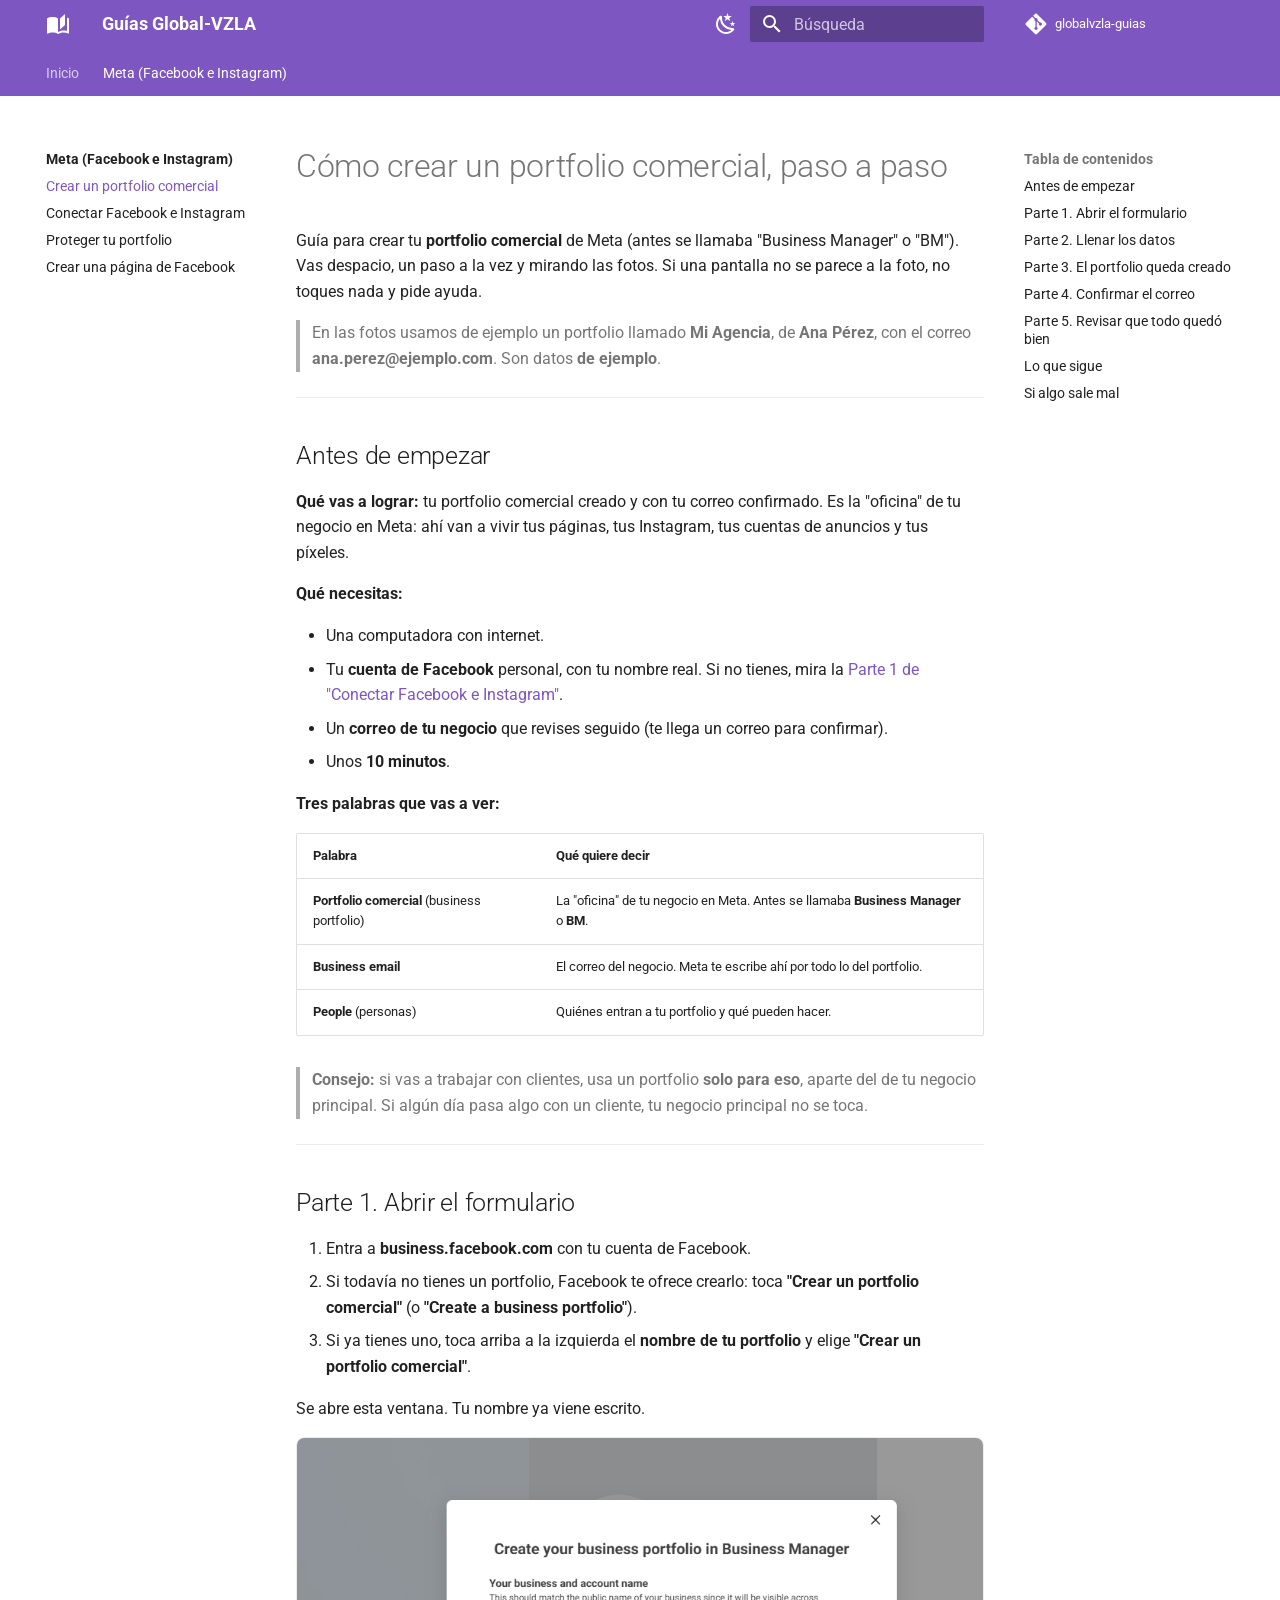
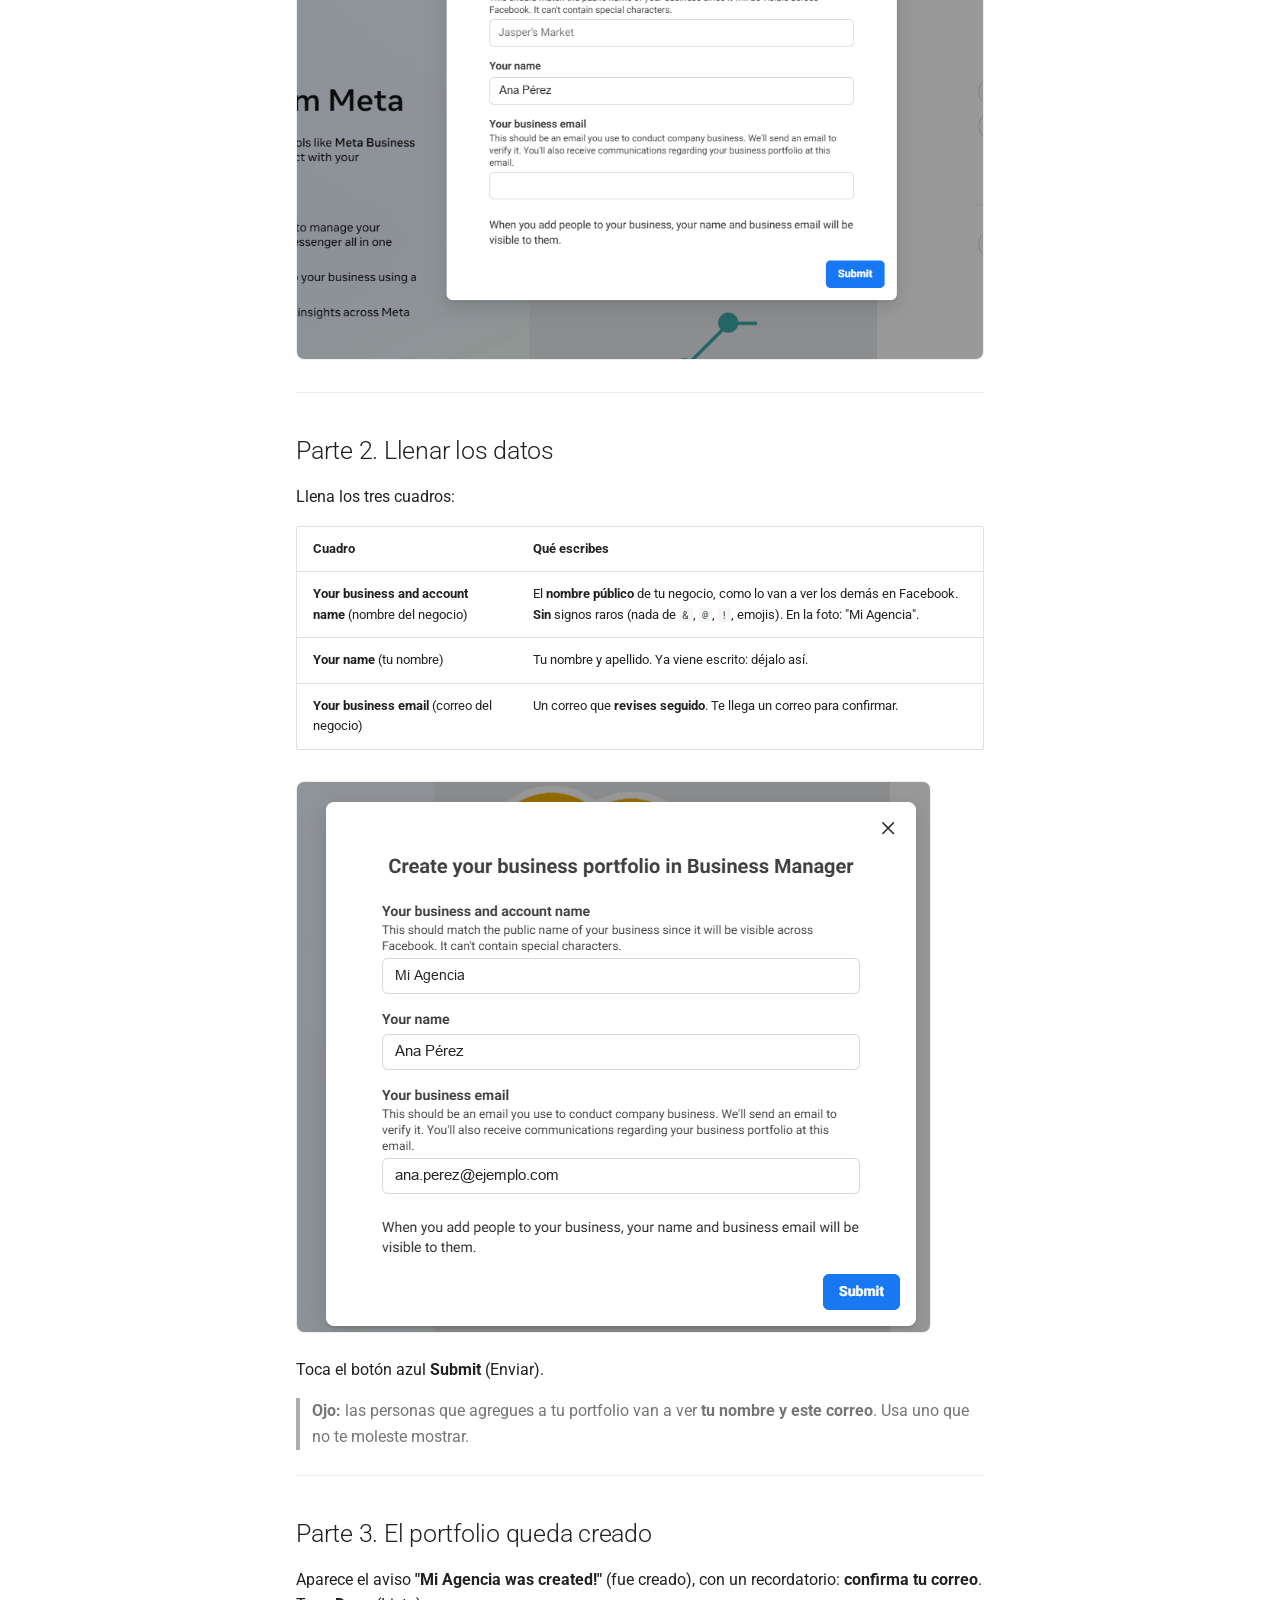
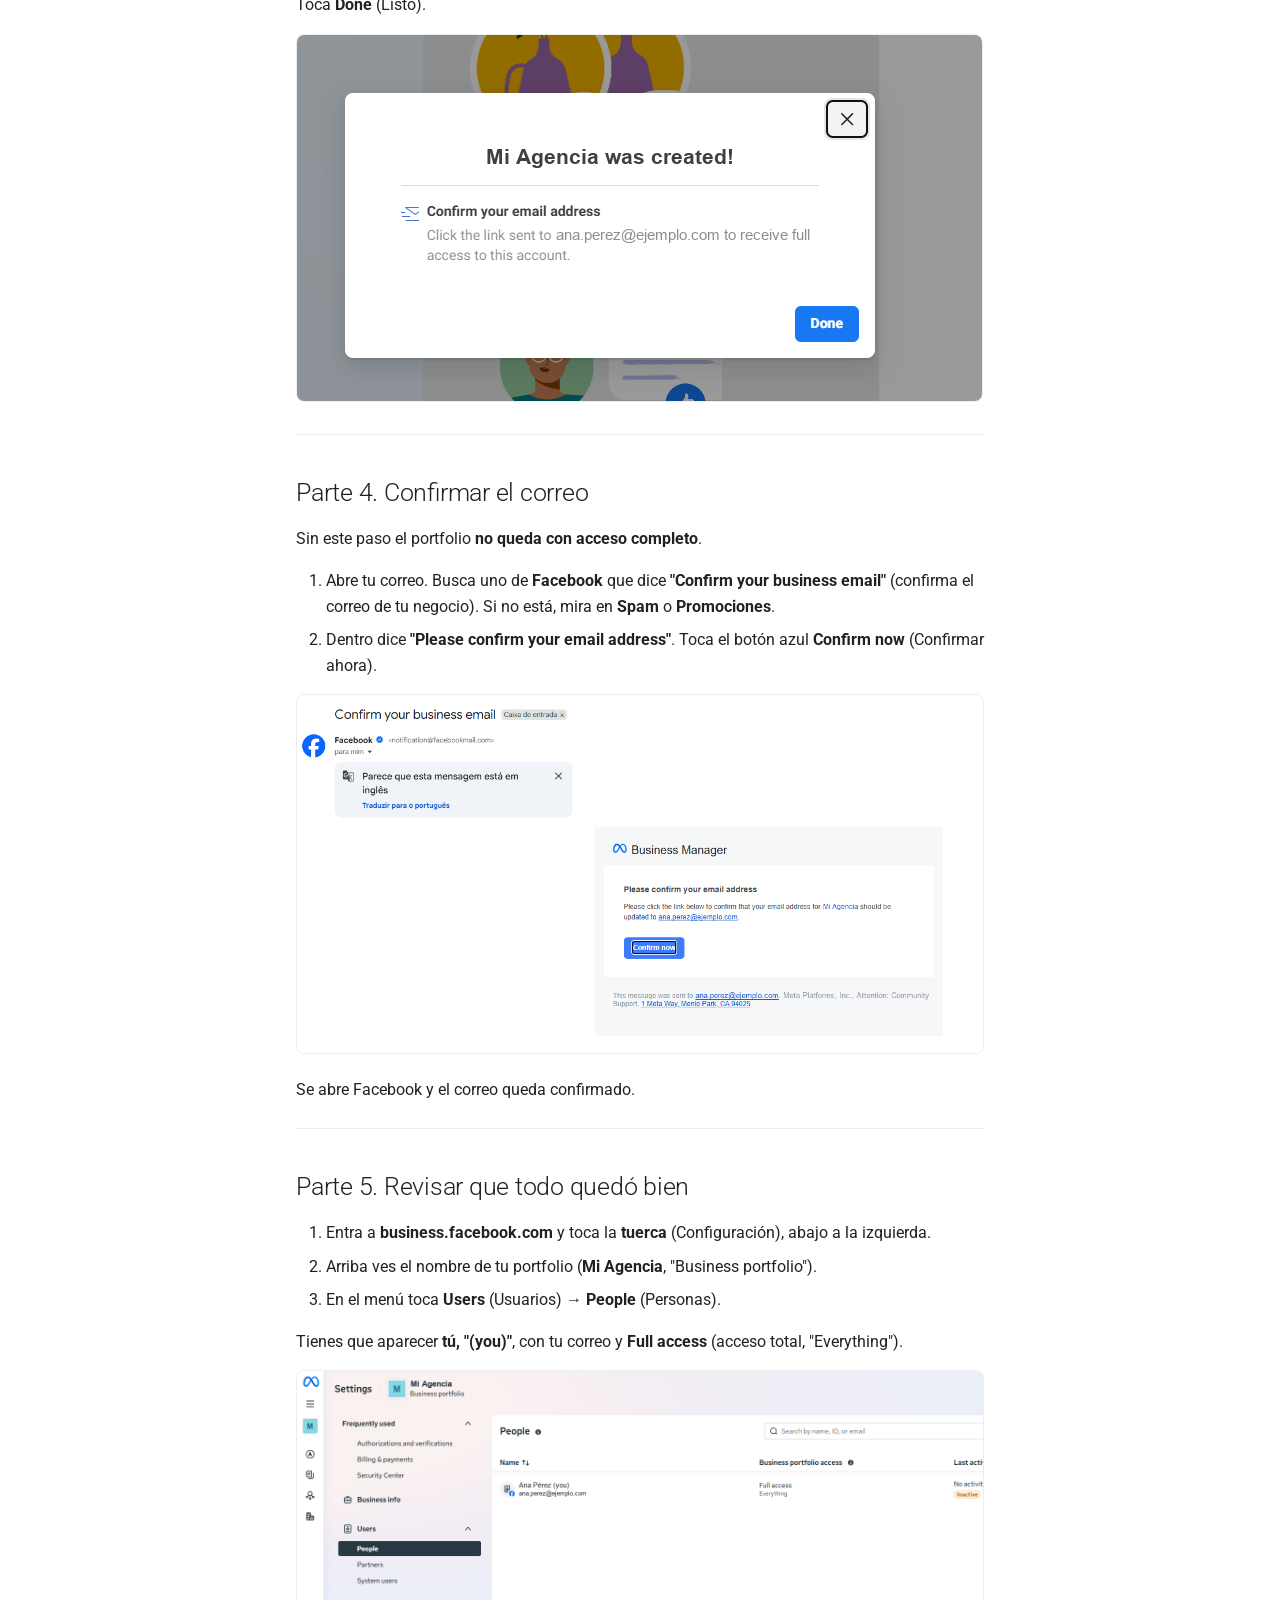
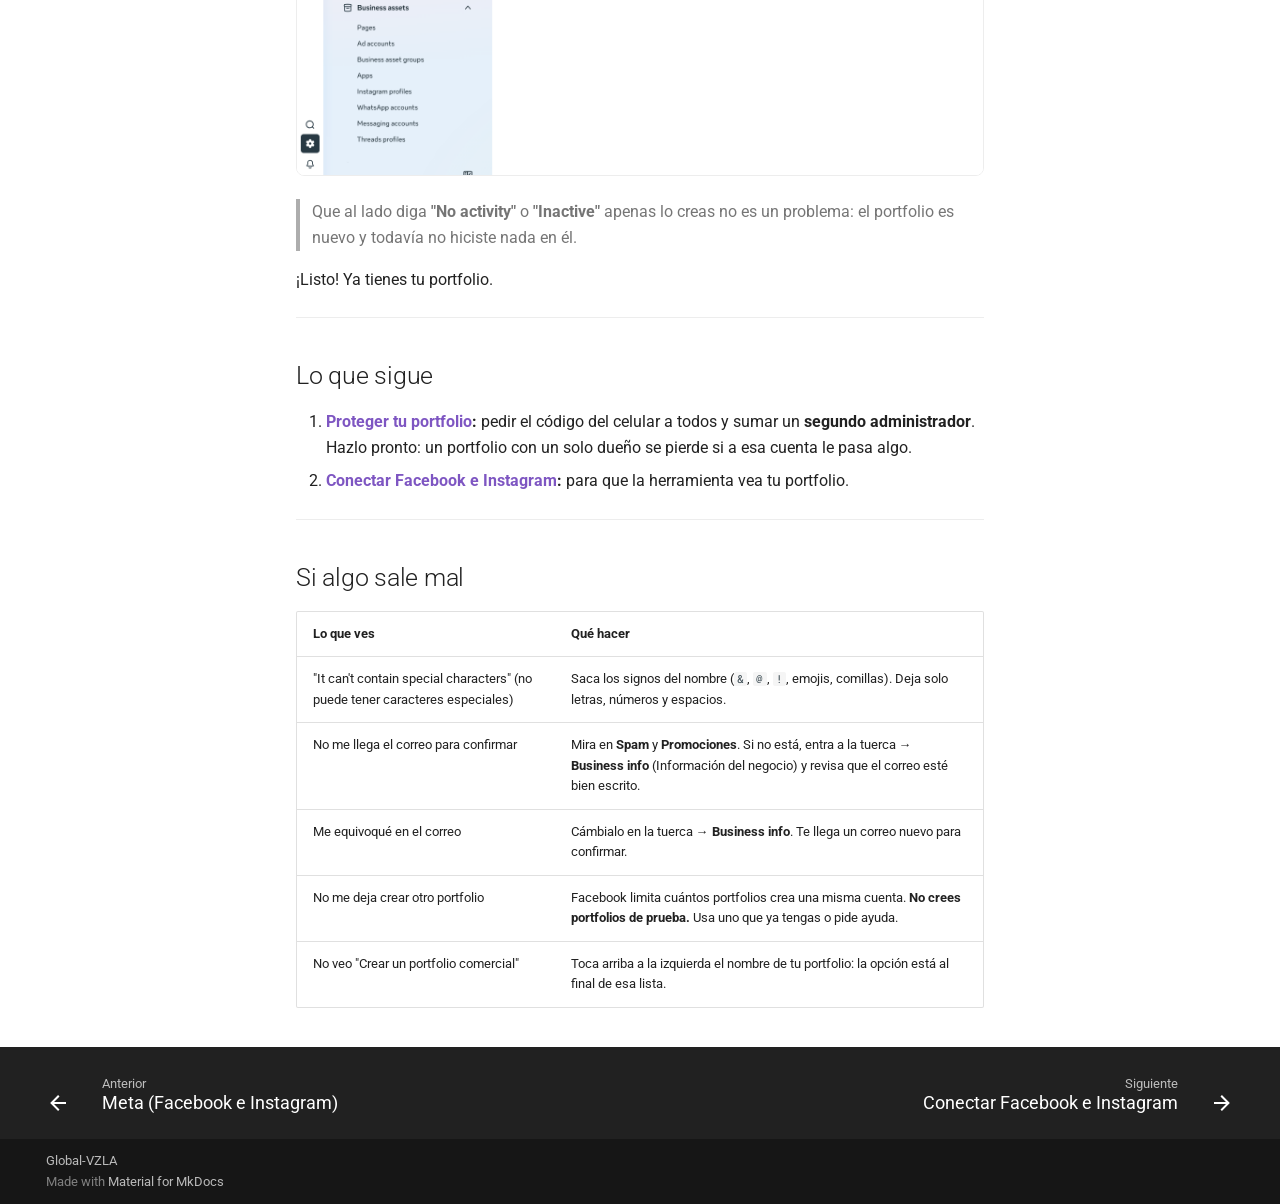
<file: meta/crear-portfolio/index.html>
<!doctype html>
<html lang="es" class="no-js">
  <head>
    
      <meta charset="utf-8">
      <meta name="viewport" content="width=device-width,initial-scale=1">
      
        <meta name="description" content="Guías paso a paso para usar la herramienta Global-VZLA, escritas para quien empieza de cero.">
      
      
      
        <link rel="canonical" href="https://pablo-navarreto.github.io/globalvzla-guias/meta/crear-portfolio/">
      
      
        <link rel="prev" href="../">
      
      
        <link rel="next" href="../conectar-meta/">
      
      
        
      
      
      <link rel="icon" href="../../assets/images/favicon.png">
      <meta name="generator" content="mkdocs-1.6.1, mkdocs-material-9.8.1">
    
    
      
        <title>Crear un portfolio comercial - Guías Global-VZLA</title>
      
    
    
      <link rel="stylesheet" href="../../assets/stylesheets/main.57a0d79d.min.css">
      
        
        <link rel="stylesheet" href="../../assets/stylesheets/palette.fb2fffe2.min.css">
      
      


    
    
      
    
    
      
        
        
        <link rel="preconnect" href="https://fonts.gstatic.com" crossorigin>
        <link rel="stylesheet" href="https://fonts.googleapis.com/css?family=Roboto:300,300i,400,400i,700,700i%7CRoboto+Mono:400,400i,700,700i&display=fallback">
        <style>:root{--md-text-font:"Roboto";--md-code-font:"Roboto Mono"}</style>
      
    
    
      <link rel="stylesheet" href="../../assets/estilo.css">
    
    <script>__md_scope=new URL("../..",location),__md_hash=e=>[...e].reduce(((e,_)=>(e<<5)-e+_.charCodeAt(0)),0),__md_get=(e,_=localStorage,t=__md_scope)=>JSON.parse(_.getItem(t.pathname+"."+e)),__md_set=(e,_,t=localStorage,a=__md_scope)=>{try{t.setItem(a.pathname+"."+e,JSON.stringify(_))}catch(e){}}</script>
    
      

    
    
  </head>
  
  
    
    
      
    
    
    
    
    <body dir="ltr" data-md-color-scheme="default" data-md-color-primary="deep-purple" data-md-color-accent="pink">
  
    
    <input class="md-toggle" data-md-toggle="drawer" type="checkbox" id="__drawer" autocomplete="off">
    <input class="md-toggle" data-md-toggle="search" type="checkbox" id="__search" autocomplete="off">
    <label class="md-overlay" for="__drawer"></label>
    <div data-md-component="skip">
      
        
        <a href="#como-crear-un-portfolio-comercial-paso-a-paso" class="md-skip">
          Saltar a contenido
        </a>
      
    </div>
    <div data-md-component="announce">
      
    </div>
    
    
      

<header class="md-header" data-md-component="header">
  <nav class="md-header__inner md-grid" aria-label="Cabecera">
    <a href="../.." title="Guías Global-VZLA" class="md-header__button md-logo" aria-label="Guías Global-VZLA" data-md-component="logo">
      
  
  <svg xmlns="http://www.w3.org/2000/svg" viewBox="0 0 24 24"><path d="m19 2-5 4.5v11l5-4.5zM6.5 5C4.55 5 2.45 5.4 1 6.5v14.66c0 .25.25.5.5.5.1 0 .15-.07.25-.07 1.35-.65 3.3-1.09 4.75-1.09 1.95 0 4.05.4 5.5 1.5 1.35-.85 3.8-1.5 5.5-1.5 1.65 0 3.35.31 4.75 1.06.1.05.15.03.25.03.25 0 .5-.25.5-.5V6.5c-.6-.45-1.25-.75-2-1V19c-1.1-.35-2.3-.5-3.5-.5-1.7 0-4.15.65-5.5 1.5V6.5C10.55 5.4 8.45 5 6.5 5"/></svg>

    </a>
    <label class="md-header__button md-icon" for="__drawer">
      
      <svg xmlns="http://www.w3.org/2000/svg" viewBox="0 0 24 24"><path d="M3 6h18v2H3zm0 5h18v2H3zm0 5h18v2H3z"/></svg>
    </label>
    <div class="md-header__title" data-md-component="header-title">
      <div class="md-header__ellipsis">
        <div class="md-header__topic">
          <span class="md-ellipsis">
            Guías Global-VZLA
          </span>
        </div>
        <div class="md-header__topic" data-md-component="header-topic">
          <span class="md-ellipsis">
            
              Crear un portfolio comercial
            
          </span>
        </div>
      </div>
    </div>
    
      
        <form class="md-header__option" data-md-component="palette">
  
    
    
    
    <input class="md-option" data-md-color-media="(prefers-color-scheme: light)" data-md-color-scheme="default" data-md-color-primary="deep-purple" data-md-color-accent="pink"  aria-label="Cambiar a oscuro"  type="radio" name="__palette" id="__palette_0">
    
      <label class="md-header__button md-icon" title="Cambiar a oscuro" for="__palette_1" hidden>
        <svg xmlns="http://www.w3.org/2000/svg" viewBox="0 0 24 24"><path d="m17.75 4.09-2.53 1.94.91 3.06-2.63-1.81-2.63 1.81.91-3.06-2.53-1.94L12.44 4l1.06-3 1.06 3zm3.5 6.91-1.64 1.25.59 1.98-1.7-1.17-1.7 1.17.59-1.98L15.75 11l2.06-.05L18.5 9l.69 1.95zm-2.28 4.95c.83-.08 1.72 1.1 1.19 1.85-.32.45-.66.87-1.08 1.27C15.17 23 8.84 23 4.94 19.07c-3.91-3.9-3.91-10.24 0-14.14.4-.4.82-.76 1.27-1.08.75-.53 1.93.36 1.85 1.19-.27 2.86.69 5.83 2.89 8.02a9.96 9.96 0 0 0 8.02 2.89m-1.64 2.02a12.08 12.08 0 0 1-7.8-3.47c-2.17-2.19-3.33-5-3.49-7.82-2.81 3.14-2.7 7.96.31 10.98 3.02 3.01 7.84 3.12 10.98.31"/></svg>
      </label>
    
  
    
    
    
    <input class="md-option" data-md-color-media="(prefers-color-scheme: dark)" data-md-color-scheme="slate" data-md-color-primary="deep-purple" data-md-color-accent="pink"  aria-label="Cambiar a claro"  type="radio" name="__palette" id="__palette_1">
    
      <label class="md-header__button md-icon" title="Cambiar a claro" for="__palette_0" hidden>
        <svg xmlns="http://www.w3.org/2000/svg" viewBox="0 0 24 24"><path d="M12 7a5 5 0 0 1 5 5 5 5 0 0 1-5 5 5 5 0 0 1-5-5 5 5 0 0 1 5-5m0 2a3 3 0 0 0-3 3 3 3 0 0 0 3 3 3 3 0 0 0 3-3 3 3 0 0 0-3-3m0-7 2.39 3.42C13.65 5.15 12.84 5 12 5s-1.65.15-2.39.42zM3.34 7l4.16-.35A7.2 7.2 0 0 0 5.94 8.5c-.44.74-.69 1.5-.83 2.29zm.02 10 1.76-3.77a7.131 7.131 0 0 0 2.38 4.14zM20.65 7l-1.77 3.79a7.02 7.02 0 0 0-2.38-4.15zm-.01 10-4.14.36c.59-.51 1.12-1.14 1.54-1.86.42-.73.69-1.5.83-2.29zM12 22l-2.41-3.44c.74.27 1.55.44 2.41.44.82 0 1.63-.17 2.37-.44z"/></svg>
      </label>
    
  
</form>
      
    
    
      <script>var palette=__md_get("__palette");if(palette&&palette.color){if("(prefers-color-scheme)"===palette.color.media){var media=matchMedia("(prefers-color-scheme: light)"),input=document.querySelector(media.matches?"[data-md-color-media='(prefers-color-scheme: light)']":"[data-md-color-media='(prefers-color-scheme: dark)']");palette.color.media=input.getAttribute("data-md-color-media"),palette.color.scheme=input.getAttribute("data-md-color-scheme"),palette.color.primary=input.getAttribute("data-md-color-primary"),palette.color.accent=input.getAttribute("data-md-color-accent")}for(var[key,value]of Object.entries(palette.color))document.body.setAttribute("data-md-color-"+key,value)}</script>
    
    
    
      
      
        <label class="md-header__button md-icon" for="__search">
          
          <svg xmlns="http://www.w3.org/2000/svg" viewBox="0 0 24 24"><path d="M9.5 3A6.5 6.5 0 0 1 16 9.5c0 1.61-.59 3.09-1.56 4.23l.27.27h.79l5 5-1.5 1.5-5-5v-.79l-.27-.27A6.52 6.52 0 0 1 9.5 16 6.5 6.5 0 0 1 3 9.5 6.5 6.5 0 0 1 9.5 3m0 2C7 5 5 7 5 9.5S7 14 9.5 14 14 12 14 9.5 12 5 9.5 5"/></svg>
        </label>
        <div class="md-search" data-md-component="search" role="dialog">
  <label class="md-search__overlay" for="__search"></label>
  <div class="md-search__inner" role="search">
    <form class="md-search__form" name="search">
      <input type="text" class="md-search__input" name="query" aria-label="Búsqueda" placeholder="Búsqueda" autocapitalize="off" autocorrect="off" autocomplete="off" spellcheck="false" data-md-component="search-query" required>
      <label class="md-search__icon md-icon" for="__search">
        
        <svg xmlns="http://www.w3.org/2000/svg" viewBox="0 0 24 24"><path d="M9.5 3A6.5 6.5 0 0 1 16 9.5c0 1.61-.59 3.09-1.56 4.23l.27.27h.79l5 5-1.5 1.5-5-5v-.79l-.27-.27A6.52 6.52 0 0 1 9.5 16 6.5 6.5 0 0 1 3 9.5 6.5 6.5 0 0 1 9.5 3m0 2C7 5 5 7 5 9.5S7 14 9.5 14 14 12 14 9.5 12 5 9.5 5"/></svg>
        
        <svg xmlns="http://www.w3.org/2000/svg" viewBox="0 0 24 24"><path d="M20 11v2H8l5.5 5.5-1.42 1.42L4.16 12l7.92-7.92L13.5 5.5 8 11z"/></svg>
      </label>
      <nav class="md-search__options" aria-label="Buscar">
        
        <button type="reset" class="md-search__icon md-icon" title="Limpiar" aria-label="Limpiar" tabindex="-1">
          
          <svg xmlns="http://www.w3.org/2000/svg" viewBox="0 0 24 24"><path d="M19 6.41 17.59 5 12 10.59 6.41 5 5 6.41 10.59 12 5 17.59 6.41 19 12 13.41 17.59 19 19 17.59 13.41 12z"/></svg>
        </button>
      </nav>
      
        <div class="md-search__suggest" data-md-component="search-suggest"></div>
      
    </form>
    <div class="md-search__output">
      <div class="md-search__scrollwrap" tabindex="0" data-md-scrollfix>
        <div class="md-search-result" data-md-component="search-result">
          <div class="md-search-result__meta">
            Inicializando búsqueda
          </div>
          <ol class="md-search-result__list" role="presentation"></ol>
        </div>
      </div>
    </div>
  </div>
</div>
      
    
    
      <div class="md-header__source">
        <a href="https://github.com/Pablo-Navarreto/globalvzla-guias" title="Ir al repositorio" class="md-source" data-md-component="source">
  <div class="md-source__icon md-icon">
    
    <svg xmlns="http://www.w3.org/2000/svg" viewBox="0 0 448 512"><!--! Font Awesome Free 7.1.0 by @fontawesome - https://fontawesome.com License - https://fontawesome.com/license/free (Icons: CC BY 4.0, Fonts: SIL OFL 1.1, Code: MIT License) Copyright 2025 Fonticons, Inc.--><path d="M439.6 236.1 244 40.5c-5.4-5.5-12.8-8.5-20.4-8.5s-15 3-20.4 8.4L162.5 81l51.5 51.5c27.1-9.1 52.7 16.8 43.4 43.7l49.7 49.7c34.2-11.8 61.2 31 35.5 56.7-26.5 26.5-70.2-2.9-56-37.3L240.3 199v121.9c25.3 12.5 22.3 41.8 9.1 55-6.4 6.4-15.2 10.1-24.3 10.1s-17.8-3.6-24.3-10.1c-17.6-17.6-11.1-46.9 11.2-56v-123c-20.8-8.5-24.6-30.7-18.6-45L142.6 101 8.5 235.1C3 240.6 0 247.9 0 255.5s3 15 8.5 20.4l195.6 195.7c5.4 5.4 12.7 8.4 20.4 8.4s15-3 20.4-8.4l194.7-194.7c5.4-5.4 8.4-12.8 8.4-20.4s-3-15-8.4-20.4"/></svg>
  </div>
  <div class="md-source__repository">
    globalvzla-guias
  </div>
</a>
      </div>
    
  </nav>
  
</header>
    
    <div class="md-container" data-md-component="container">
      
      
        
          
            
<nav class="md-tabs" aria-label="Pestañas" data-md-component="tabs">
  <div class="md-grid">
    <ul class="md-tabs__list">
      
        
  
  
  
  
    <li class="md-tabs__item">
      <a href="../.." class="md-tabs__link">
        
  
  
    
  
  Inicio

      </a>
    </li>
  

      
        
  
  
  
    
  
  
    
    
      <li class="md-tabs__item md-tabs__item--active">
        <a href="../" class="md-tabs__link">
          
  
  
    
  
  Meta (Facebook e Instagram)

        </a>
      </li>
    
  

      
    </ul>
  </div>
</nav>
          
        
      
      <main class="md-main" data-md-component="main">
        <div class="md-main__inner md-grid">
          
            
              
              <div class="md-sidebar md-sidebar--primary" data-md-component="sidebar" data-md-type="navigation" >
                <div class="md-sidebar__scrollwrap">
                  <div class="md-sidebar__inner">
                    


  


<nav class="md-nav md-nav--primary md-nav--lifted" aria-label="Navegación" data-md-level="0">
  <label class="md-nav__title" for="__drawer">
    <a href="../.." title="Guías Global-VZLA" class="md-nav__button md-logo" aria-label="Guías Global-VZLA" data-md-component="logo">
      
  
  <svg xmlns="http://www.w3.org/2000/svg" viewBox="0 0 24 24"><path d="m19 2-5 4.5v11l5-4.5zM6.5 5C4.55 5 2.45 5.4 1 6.5v14.66c0 .25.25.5.5.5.1 0 .15-.07.25-.07 1.35-.65 3.3-1.09 4.75-1.09 1.95 0 4.05.4 5.5 1.5 1.35-.85 3.8-1.5 5.5-1.5 1.65 0 3.35.31 4.75 1.06.1.05.15.03.25.03.25 0 .5-.25.5-.5V6.5c-.6-.45-1.25-.75-2-1V19c-1.1-.35-2.3-.5-3.5-.5-1.7 0-4.15.65-5.5 1.5V6.5C10.55 5.4 8.45 5 6.5 5"/></svg>

    </a>
    Guías Global-VZLA
  </label>
  
    <div class="md-nav__source">
      <a href="https://github.com/Pablo-Navarreto/globalvzla-guias" title="Ir al repositorio" class="md-source" data-md-component="source">
  <div class="md-source__icon md-icon">
    
    <svg xmlns="http://www.w3.org/2000/svg" viewBox="0 0 448 512"><!--! Font Awesome Free 7.1.0 by @fontawesome - https://fontawesome.com License - https://fontawesome.com/license/free (Icons: CC BY 4.0, Fonts: SIL OFL 1.1, Code: MIT License) Copyright 2025 Fonticons, Inc.--><path d="M439.6 236.1 244 40.5c-5.4-5.5-12.8-8.5-20.4-8.5s-15 3-20.4 8.4L162.5 81l51.5 51.5c27.1-9.1 52.7 16.8 43.4 43.7l49.7 49.7c34.2-11.8 61.2 31 35.5 56.7-26.5 26.5-70.2-2.9-56-37.3L240.3 199v121.9c25.3 12.5 22.3 41.8 9.1 55-6.4 6.4-15.2 10.1-24.3 10.1s-17.8-3.6-24.3-10.1c-17.6-17.6-11.1-46.9 11.2-56v-123c-20.8-8.5-24.6-30.7-18.6-45L142.6 101 8.5 235.1C3 240.6 0 247.9 0 255.5s3 15 8.5 20.4l195.6 195.7c5.4 5.4 12.7 8.4 20.4 8.4s15-3 20.4-8.4l194.7-194.7c5.4-5.4 8.4-12.8 8.4-20.4s-3-15-8.4-20.4"/></svg>
  </div>
  <div class="md-source__repository">
    globalvzla-guias
  </div>
</a>
    </div>
  
  <ul class="md-nav__list" data-md-scrollfix>
    
      
      
  
  
  
  
    <li class="md-nav__item">
      <a href="../.." class="md-nav__link">
        
  
  
  <span class="md-ellipsis">
    
  
    Inicio
  

    
  </span>
  
  

      </a>
    </li>
  

    
      
      
  
  
    
  
  
  
    
    
      
        
          
        
      
        
      
        
      
        
      
        
      
    
    
    
      
        
        
      
      
    
    
    <li class="md-nav__item md-nav__item--active md-nav__item--section md-nav__item--nested">
      
        
        
        <input class="md-nav__toggle md-toggle " type="checkbox" id="__nav_2" checked>
        
          
          <div class="md-nav__link md-nav__container">
            <a href="../" class="md-nav__link ">
              
  
  
  <span class="md-ellipsis">
    
  
    Meta (Facebook e Instagram)
  

    
  </span>
  
  

            </a>
            
              
              <label class="md-nav__link " for="__nav_2" id="__nav_2_label" tabindex="">
                <span class="md-nav__icon md-icon"></span>
              </label>
            
          </div>
        
        <nav class="md-nav" data-md-level="1" aria-labelledby="__nav_2_label" aria-expanded="true">
          <label class="md-nav__title" for="__nav_2">
            <span class="md-nav__icon md-icon"></span>
            
  
    Meta (Facebook e Instagram)
  

          </label>
          <ul class="md-nav__list" data-md-scrollfix>
            
              
            
              
                
  
  
    
  
  
  
    <li class="md-nav__item md-nav__item--active">
      
      <input class="md-nav__toggle md-toggle" type="checkbox" id="__toc">
      
      
        
      
      
        <label class="md-nav__link md-nav__link--active" for="__toc">
          
  
  
  <span class="md-ellipsis">
    
  
    Crear un portfolio comercial
  

    
  </span>
  
  

          <span class="md-nav__icon md-icon"></span>
        </label>
      
      <a href="./" class="md-nav__link md-nav__link--active">
        
  
  
  <span class="md-ellipsis">
    
  
    Crear un portfolio comercial
  

    
  </span>
  
  

      </a>
      
        

<nav class="md-nav md-nav--secondary" aria-label="Tabla de contenidos">
  
  
  
    
  
  
    <label class="md-nav__title" for="__toc">
      <span class="md-nav__icon md-icon"></span>
      Tabla de contenidos
    </label>
    <ul class="md-nav__list" data-md-component="toc" data-md-scrollfix>
      
        <li class="md-nav__item">
  <a href="#antes-de-empezar" class="md-nav__link">
    <span class="md-ellipsis">
      
        Antes de empezar
      
    </span>
  </a>
  
</li>
      
        <li class="md-nav__item">
  <a href="#parte-1-abrir-el-formulario" class="md-nav__link">
    <span class="md-ellipsis">
      
        Parte 1. Abrir el formulario
      
    </span>
  </a>
  
</li>
      
        <li class="md-nav__item">
  <a href="#parte-2-llenar-los-datos" class="md-nav__link">
    <span class="md-ellipsis">
      
        Parte 2. Llenar los datos
      
    </span>
  </a>
  
</li>
      
        <li class="md-nav__item">
  <a href="#parte-3-el-portfolio-queda-creado" class="md-nav__link">
    <span class="md-ellipsis">
      
        Parte 3. El portfolio queda creado
      
    </span>
  </a>
  
</li>
      
        <li class="md-nav__item">
  <a href="#parte-4-confirmar-el-correo" class="md-nav__link">
    <span class="md-ellipsis">
      
        Parte 4. Confirmar el correo
      
    </span>
  </a>
  
</li>
      
        <li class="md-nav__item">
  <a href="#parte-5-revisar-que-todo-quedo-bien" class="md-nav__link">
    <span class="md-ellipsis">
      
        Parte 5. Revisar que todo quedó bien
      
    </span>
  </a>
  
</li>
      
        <li class="md-nav__item">
  <a href="#lo-que-sigue" class="md-nav__link">
    <span class="md-ellipsis">
      
        Lo que sigue
      
    </span>
  </a>
  
</li>
      
        <li class="md-nav__item">
  <a href="#si-algo-sale-mal" class="md-nav__link">
    <span class="md-ellipsis">
      
        Si algo sale mal
      
    </span>
  </a>
  
</li>
      
    </ul>
  
</nav>
      
    </li>
  

              
            
              
                
  
  
  
  
    <li class="md-nav__item">
      <a href="../conectar-meta/" class="md-nav__link">
        
  
  
  <span class="md-ellipsis">
    
  
    Conectar Facebook e Instagram
  

    
  </span>
  
  

      </a>
    </li>
  

              
            
              
                
  
  
  
  
    <li class="md-nav__item">
      <a href="../proteger-portfolio/" class="md-nav__link">
        
  
  
  <span class="md-ellipsis">
    
  
    Proteger tu portfolio
  

    
  </span>
  
  

      </a>
    </li>
  

              
            
              
                
  
  
  
  
    <li class="md-nav__item">
      <a href="../crear-pagina/" class="md-nav__link">
        
  
  
  <span class="md-ellipsis">
    
  
    Crear una página de Facebook
  

    
  </span>
  
  

      </a>
    </li>
  

              
            
          </ul>
        </nav>
      
    </li>
  

    
  </ul>
</nav>
                  </div>
                </div>
              </div>
            
            
              
              <div class="md-sidebar md-sidebar--secondary" data-md-component="sidebar" data-md-type="toc" >
                <div class="md-sidebar__scrollwrap">
                  <div class="md-sidebar__inner">
                    

<nav class="md-nav md-nav--secondary" aria-label="Tabla de contenidos">
  
  
  
    
  
  
    <label class="md-nav__title" for="__toc">
      <span class="md-nav__icon md-icon"></span>
      Tabla de contenidos
    </label>
    <ul class="md-nav__list" data-md-component="toc" data-md-scrollfix>
      
        <li class="md-nav__item">
  <a href="#antes-de-empezar" class="md-nav__link">
    <span class="md-ellipsis">
      
        Antes de empezar
      
    </span>
  </a>
  
</li>
      
        <li class="md-nav__item">
  <a href="#parte-1-abrir-el-formulario" class="md-nav__link">
    <span class="md-ellipsis">
      
        Parte 1. Abrir el formulario
      
    </span>
  </a>
  
</li>
      
        <li class="md-nav__item">
  <a href="#parte-2-llenar-los-datos" class="md-nav__link">
    <span class="md-ellipsis">
      
        Parte 2. Llenar los datos
      
    </span>
  </a>
  
</li>
      
        <li class="md-nav__item">
  <a href="#parte-3-el-portfolio-queda-creado" class="md-nav__link">
    <span class="md-ellipsis">
      
        Parte 3. El portfolio queda creado
      
    </span>
  </a>
  
</li>
      
        <li class="md-nav__item">
  <a href="#parte-4-confirmar-el-correo" class="md-nav__link">
    <span class="md-ellipsis">
      
        Parte 4. Confirmar el correo
      
    </span>
  </a>
  
</li>
      
        <li class="md-nav__item">
  <a href="#parte-5-revisar-que-todo-quedo-bien" class="md-nav__link">
    <span class="md-ellipsis">
      
        Parte 5. Revisar que todo quedó bien
      
    </span>
  </a>
  
</li>
      
        <li class="md-nav__item">
  <a href="#lo-que-sigue" class="md-nav__link">
    <span class="md-ellipsis">
      
        Lo que sigue
      
    </span>
  </a>
  
</li>
      
        <li class="md-nav__item">
  <a href="#si-algo-sale-mal" class="md-nav__link">
    <span class="md-ellipsis">
      
        Si algo sale mal
      
    </span>
  </a>
  
</li>
      
    </ul>
  
</nav>
                  </div>
                </div>
              </div>
            
          
          
            <div class="md-content" data-md-component="content">
              
              <article class="md-content__inner md-typeset">
                
                  



<h1 id="como-crear-un-portfolio-comercial-paso-a-paso">Cómo crear un portfolio comercial, paso a paso<a class="headerlink" href="#como-crear-un-portfolio-comercial-paso-a-paso" title="Permanent link">&para;</a></h1>
<p>Guía para crear tu <strong>portfolio comercial</strong> de Meta (antes se llamaba "Business Manager" o "BM"). Vas despacio, un paso a la vez y mirando las fotos. Si una pantalla no se parece a la foto, no toques nada y pide ayuda.</p>
<blockquote>
<p>En las fotos usamos de ejemplo un portfolio llamado <strong>Mi Agencia</strong>, de <strong>Ana Pérez</strong>, con el correo <strong>ana.perez@ejemplo.com</strong>. Son datos <strong>de ejemplo</strong>.</p>
</blockquote>
<hr />
<h2 id="antes-de-empezar">Antes de empezar<a class="headerlink" href="#antes-de-empezar" title="Permanent link">&para;</a></h2>
<p><strong>Qué vas a lograr:</strong> tu portfolio comercial creado y con tu correo confirmado. Es la "oficina" de tu negocio en Meta: ahí van a vivir tus páginas, tus Instagram, tus cuentas de anuncios y tus píxeles.</p>
<p><strong>Qué necesitas:</strong></p>
<ul>
<li>Una computadora con internet.</li>
<li>Tu <strong>cuenta de Facebook</strong> personal, con tu nombre real. Si no tienes, mira la <a href="../conectar-meta/#parte-1-tu-cuenta-de-facebook">Parte 1 de "Conectar Facebook e Instagram"</a>.</li>
<li>Un <strong>correo de tu negocio</strong> que revises seguido (te llega un correo para confirmar).</li>
<li>Unos <strong>10 minutos</strong>.</li>
</ul>
<p><strong>Tres palabras que vas a ver:</strong></p>
<table>
<thead>
<tr>
<th>Palabra</th>
<th>Qué quiere decir</th>
</tr>
</thead>
<tbody>
<tr>
<td><strong>Portfolio comercial</strong> (business portfolio)</td>
<td>La "oficina" de tu negocio en Meta. Antes se llamaba <strong>Business Manager</strong> o <strong>BM</strong>.</td>
</tr>
<tr>
<td><strong>Business email</strong></td>
<td>El correo del negocio. Meta te escribe ahí por todo lo del portfolio.</td>
</tr>
<tr>
<td><strong>People</strong> (personas)</td>
<td>Quiénes entran a tu portfolio y qué pueden hacer.</td>
</tr>
</tbody>
</table>
<blockquote>
<p><strong>Consejo:</strong> si vas a trabajar con clientes, usa un portfolio <strong>solo para eso</strong>, aparte del de tu negocio principal. Si algún día pasa algo con un cliente, tu negocio principal no se toca.</p>
</blockquote>
<hr />
<h2 id="parte-1-abrir-el-formulario">Parte 1. Abrir el formulario<a class="headerlink" href="#parte-1-abrir-el-formulario" title="Permanent link">&para;</a></h2>
<ol>
<li>Entra a <strong>business.facebook.com</strong> con tu cuenta de Facebook.</li>
<li>Si todavía no tienes un portfolio, Facebook te ofrece crearlo: toca <strong>"Crear un portfolio comercial"</strong> (o <strong>"Create a business portfolio"</strong>).</li>
<li>Si ya tienes uno, toca arriba a la izquierda el <strong>nombre de tu portfolio</strong> y elige <strong>"Crear un portfolio comercial"</strong>.</li>
</ol>
<p>Se abre esta ventana. Tu nombre ya viene escrito.</p>
<p><img alt="Formulario para crear el portfolio, vacío" src="../img/crear-portfolio/01-formulario.png" /></p>
<hr />
<h2 id="parte-2-llenar-los-datos">Parte 2. Llenar los datos<a class="headerlink" href="#parte-2-llenar-los-datos" title="Permanent link">&para;</a></h2>
<p>Llena los tres cuadros:</p>
<table>
<thead>
<tr>
<th>Cuadro</th>
<th>Qué escribes</th>
</tr>
</thead>
<tbody>
<tr>
<td><strong>Your business and account name</strong> (nombre del negocio)</td>
<td>El <strong>nombre público</strong> de tu negocio, como lo van a ver los demás en Facebook. <strong>Sin</strong> signos raros (nada de <code>&amp;</code>, <code>@</code>, <code>!</code>, emojis). En la foto: "Mi Agencia".</td>
</tr>
<tr>
<td><strong>Your name</strong> (tu nombre)</td>
<td>Tu nombre y apellido. Ya viene escrito: déjalo así.</td>
</tr>
<tr>
<td><strong>Your business email</strong> (correo del negocio)</td>
<td>Un correo que <strong>revises seguido</strong>. Te llega un correo para confirmar.</td>
</tr>
</tbody>
</table>
<p><img alt="Formulario lleno con los datos de ejemplo" src="../img/crear-portfolio/02-formulario-lleno.png" /></p>
<p>Toca el botón azul <strong>Submit</strong> (Enviar).</p>
<blockquote>
<p><strong>Ojo:</strong> las personas que agregues a tu portfolio van a ver <strong>tu nombre y este correo</strong>. Usa uno que no te moleste mostrar.</p>
</blockquote>
<hr />
<h2 id="parte-3-el-portfolio-queda-creado">Parte 3. El portfolio queda creado<a class="headerlink" href="#parte-3-el-portfolio-queda-creado" title="Permanent link">&para;</a></h2>
<p>Aparece el aviso <strong>"Mi Agencia was created!"</strong> (fue creado), con un recordatorio: <strong>confirma tu correo</strong>. Toca <strong>Done</strong> (Listo).</p>
<p><img alt="Aviso de portfolio creado" src="../img/crear-portfolio/04-portfolio-creado.png" /></p>
<hr />
<h2 id="parte-4-confirmar-el-correo">Parte 4. Confirmar el correo<a class="headerlink" href="#parte-4-confirmar-el-correo" title="Permanent link">&para;</a></h2>
<p>Sin este paso el portfolio <strong>no queda con acceso completo</strong>.</p>
<ol>
<li>Abre tu correo. Busca uno de <strong>Facebook</strong> que dice <strong>"Confirm your business email"</strong> (confirma el correo de tu negocio). Si no está, mira en <strong>Spam</strong> o <strong>Promociones</strong>.</li>
<li>Dentro dice <strong>"Please confirm your email address"</strong>. Toca el botón azul <strong>Confirm now</strong> (Confirmar ahora).</li>
</ol>
<p><img alt="Correo de Facebook para confirmar" src="../img/crear-portfolio/03-correo-confirmar.png" /></p>
<p>Se abre Facebook y el correo queda confirmado.</p>
<hr />
<h2 id="parte-5-revisar-que-todo-quedo-bien">Parte 5. Revisar que todo quedó bien<a class="headerlink" href="#parte-5-revisar-que-todo-quedo-bien" title="Permanent link">&para;</a></h2>
<ol>
<li>Entra a <strong>business.facebook.com</strong> y toca la <strong>tuerca</strong> (Configuración), abajo a la izquierda.</li>
<li>Arriba ves el nombre de tu portfolio (<strong>Mi Agencia</strong>, "Business portfolio").</li>
<li>En el menú toca <strong>Users</strong> (Usuarios) → <strong>People</strong> (Personas).</li>
</ol>
<p>Tienes que aparecer <strong>tú, "(you)"</strong>, con tu correo y <strong>Full access</strong> (acceso total, "Everything").</p>
<p><img alt="Tu portfolio, con tu usuario y acceso total" src="../img/crear-portfolio/05-personas.png" /></p>
<blockquote>
<p>Que al lado diga <strong>"No activity"</strong> o <strong>"Inactive"</strong> apenas lo creas no es un problema: el portfolio es nuevo y todavía no hiciste nada en él.</p>
</blockquote>
<p>¡Listo! Ya tienes tu portfolio.</p>
<hr />
<h2 id="lo-que-sigue">Lo que sigue<a class="headerlink" href="#lo-que-sigue" title="Permanent link">&para;</a></h2>
<ol>
<li><strong><a href="../proteger-portfolio/">Proteger tu portfolio</a>:</strong> pedir el código del celular a todos y sumar un <strong>segundo administrador</strong>. Hazlo pronto: un portfolio con un solo dueño se pierde si a esa cuenta le pasa algo.</li>
<li><strong><a href="../conectar-meta/">Conectar Facebook e Instagram</a>:</strong> para que la herramienta vea tu portfolio.</li>
</ol>
<hr />
<h2 id="si-algo-sale-mal">Si algo sale mal<a class="headerlink" href="#si-algo-sale-mal" title="Permanent link">&para;</a></h2>
<table>
<thead>
<tr>
<th>Lo que ves</th>
<th>Qué hacer</th>
</tr>
</thead>
<tbody>
<tr>
<td>"It can't contain special characters" (no puede tener caracteres especiales)</td>
<td>Saca los signos del nombre (<code>&amp;</code>, <code>@</code>, <code>!</code>, emojis, comillas). Deja solo letras, números y espacios.</td>
</tr>
<tr>
<td>No me llega el correo para confirmar</td>
<td>Mira en <strong>Spam</strong> y <strong>Promociones</strong>. Si no está, entra a la tuerca → <strong>Business info</strong> (Información del negocio) y revisa que el correo esté bien escrito.</td>
</tr>
<tr>
<td>Me equivoqué en el correo</td>
<td>Cámbialo en la tuerca → <strong>Business info</strong>. Te llega un correo nuevo para confirmar.</td>
</tr>
<tr>
<td>No me deja crear otro portfolio</td>
<td>Facebook limita cuántos portfolios crea una misma cuenta. <strong>No crees portfolios de prueba.</strong> Usa uno que ya tengas o pide ayuda.</td>
</tr>
<tr>
<td>No veo "Crear un portfolio comercial"</td>
<td>Toca arriba a la izquierda el nombre de tu portfolio: la opción está al final de esa lista.</td>
</tr>
</tbody>
</table>












                
              </article>
            </div>
          
          
<script>var target=document.getElementById(location.hash.slice(1));target&&target.name&&(target.checked=target.name.startsWith("__tabbed_"))</script>
        </div>
        
          <button type="button" class="md-top md-icon" data-md-component="top" hidden>
  
  <svg xmlns="http://www.w3.org/2000/svg" viewBox="0 0 24 24"><path d="M13 20h-2V8l-5.5 5.5-1.42-1.42L12 4.16l7.92 7.92-1.42 1.42L13 8z"/></svg>
  Volver al principio
</button>
        
      </main>
      
        <footer class="md-footer">
  
    
      
      <nav class="md-footer__inner md-grid" aria-label="Pie" >
        
          
          <a href="../" class="md-footer__link md-footer__link--prev" aria-label="Anterior: Meta (Facebook e Instagram)">
            <div class="md-footer__button md-icon">
              
              <svg xmlns="http://www.w3.org/2000/svg" viewBox="0 0 24 24"><path d="M20 11v2H8l5.5 5.5-1.42 1.42L4.16 12l7.92-7.92L13.5 5.5 8 11z"/></svg>
            </div>
            <div class="md-footer__title">
              <span class="md-footer__direction">
                Anterior
              </span>
              <div class="md-ellipsis">
                Meta (Facebook e Instagram)
              </div>
            </div>
          </a>
        
        
          
          <a href="../conectar-meta/" class="md-footer__link md-footer__link--next" aria-label="Siguiente: Conectar Facebook e Instagram">
            <div class="md-footer__title">
              <span class="md-footer__direction">
                Siguiente
              </span>
              <div class="md-ellipsis">
                Conectar Facebook e Instagram
              </div>
            </div>
            <div class="md-footer__button md-icon">
              
              <svg xmlns="http://www.w3.org/2000/svg" viewBox="0 0 24 24"><path d="M4 11v2h12l-5.5 5.5 1.42 1.42L19.84 12l-7.92-7.92L10.5 5.5 16 11z"/></svg>
            </div>
          </a>
        
      </nav>
    
  
  <div class="md-footer-meta md-typeset">
    <div class="md-footer-meta__inner md-grid">
      <div class="md-copyright">
  
    <div class="md-copyright__highlight">
      Global-VZLA
    </div>
  
  
    Made with
    <a href="https://squidfunk.github.io/mkdocs-material/" target="_blank" rel="noopener">
      Material for MkDocs
    </a>
  
</div>
      
    </div>
  </div>
</footer>
      
    </div>
    <div class="md-dialog" data-md-component="dialog">
      <div class="md-dialog__inner md-typeset"></div>
    </div>
    
    
    
      
      
      <script id="__config" type="application/json">{"annotate": null, "base": "../..", "features": ["navigation.tabs", "navigation.indexes", "navigation.top", "navigation.footer", "search.suggest", "search.highlight", "toc.follow"], "search": "../../assets/javascripts/workers/search.a7633da7.min.js", "tags": null, "translations": {"clipboard.copied": "Copiado al portapapeles", "clipboard.copy": "Copiar al portapapeles", "search.result.more.one": "1 m\u00e1s en esta p\u00e1gina", "search.result.more.other": "# m\u00e1s en esta p\u00e1gina", "search.result.none": "No se encontraron documentos", "search.result.one": "1 documento encontrado", "search.result.other": "# documentos encontrados", "search.result.placeholder": "Teclee para comenzar b\u00fasqueda", "search.result.term.missing": "Falta", "select.version": "Seleccionar versi\u00f3n"}, "version": null}</script>
    
    
      <script src="../../assets/javascripts/bundle.a5f9d56c.min.js"></script>
      
    
  </body>
</html>
</file>
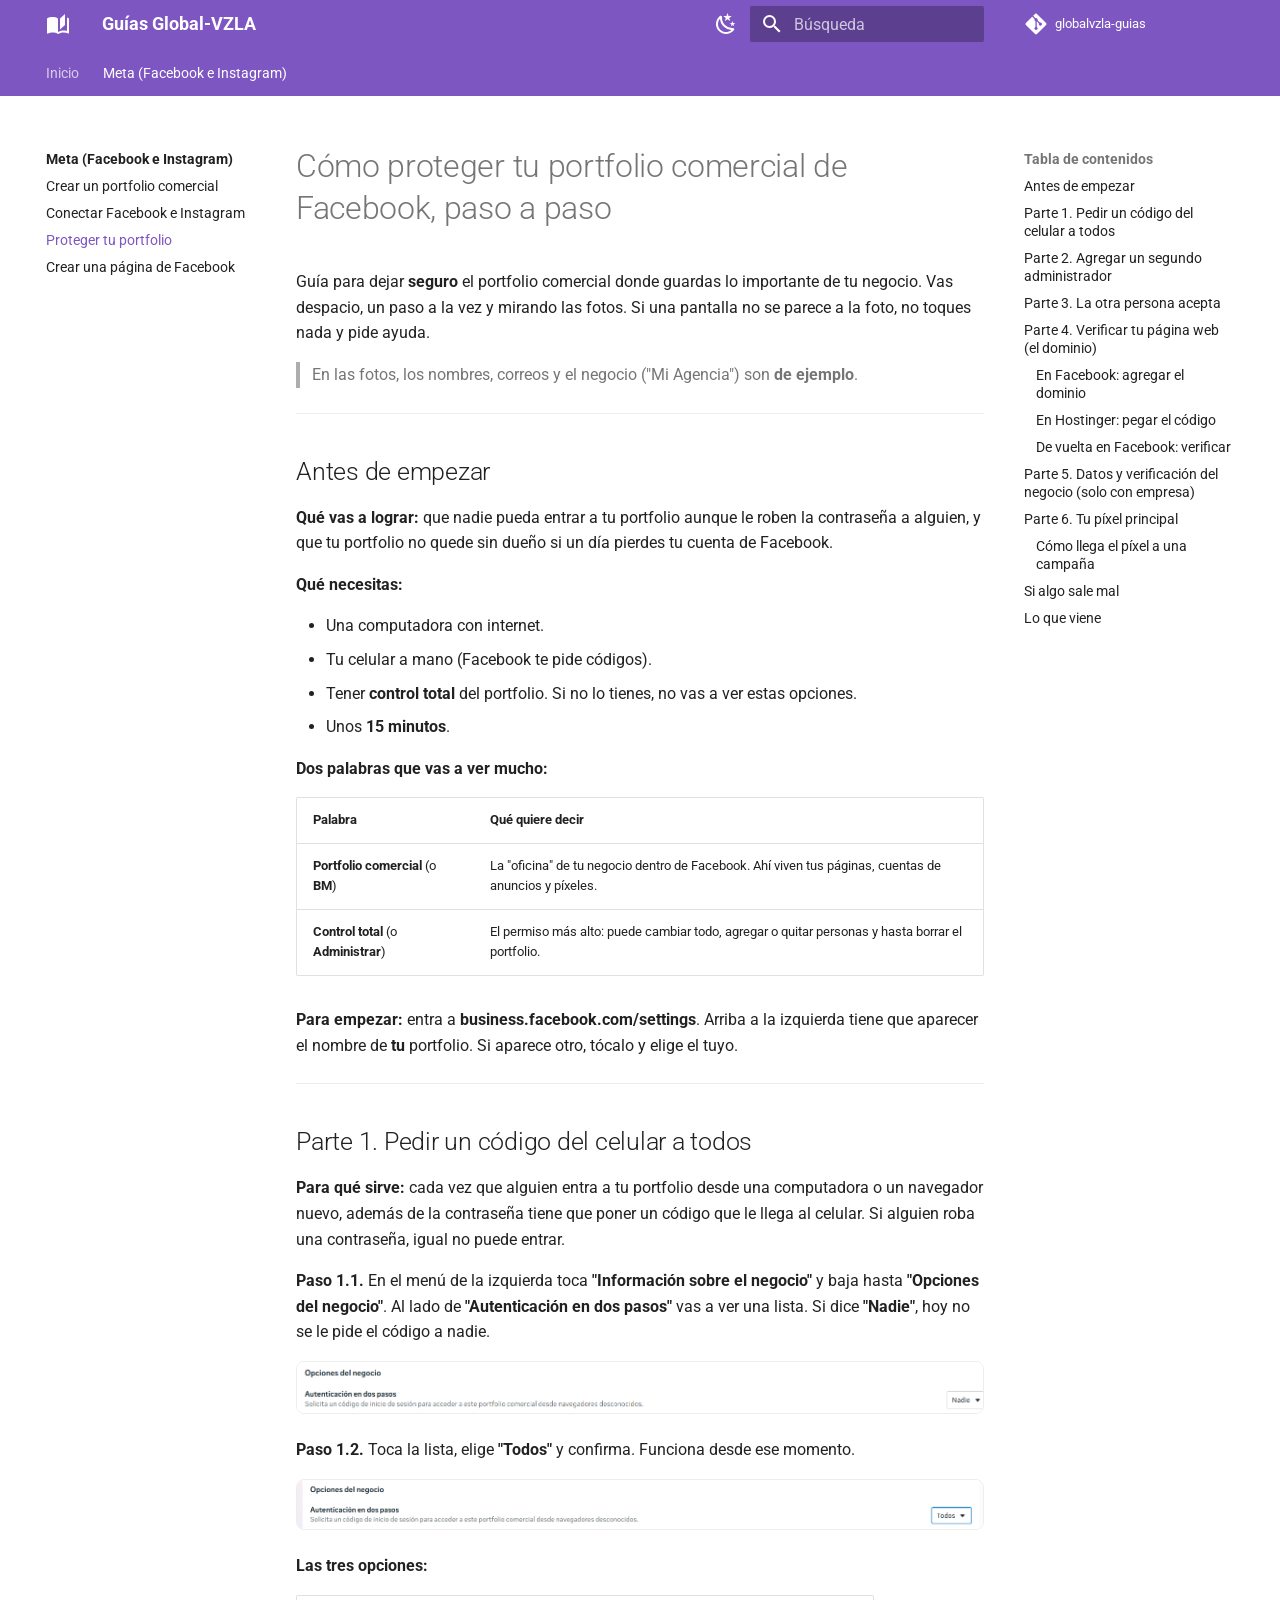
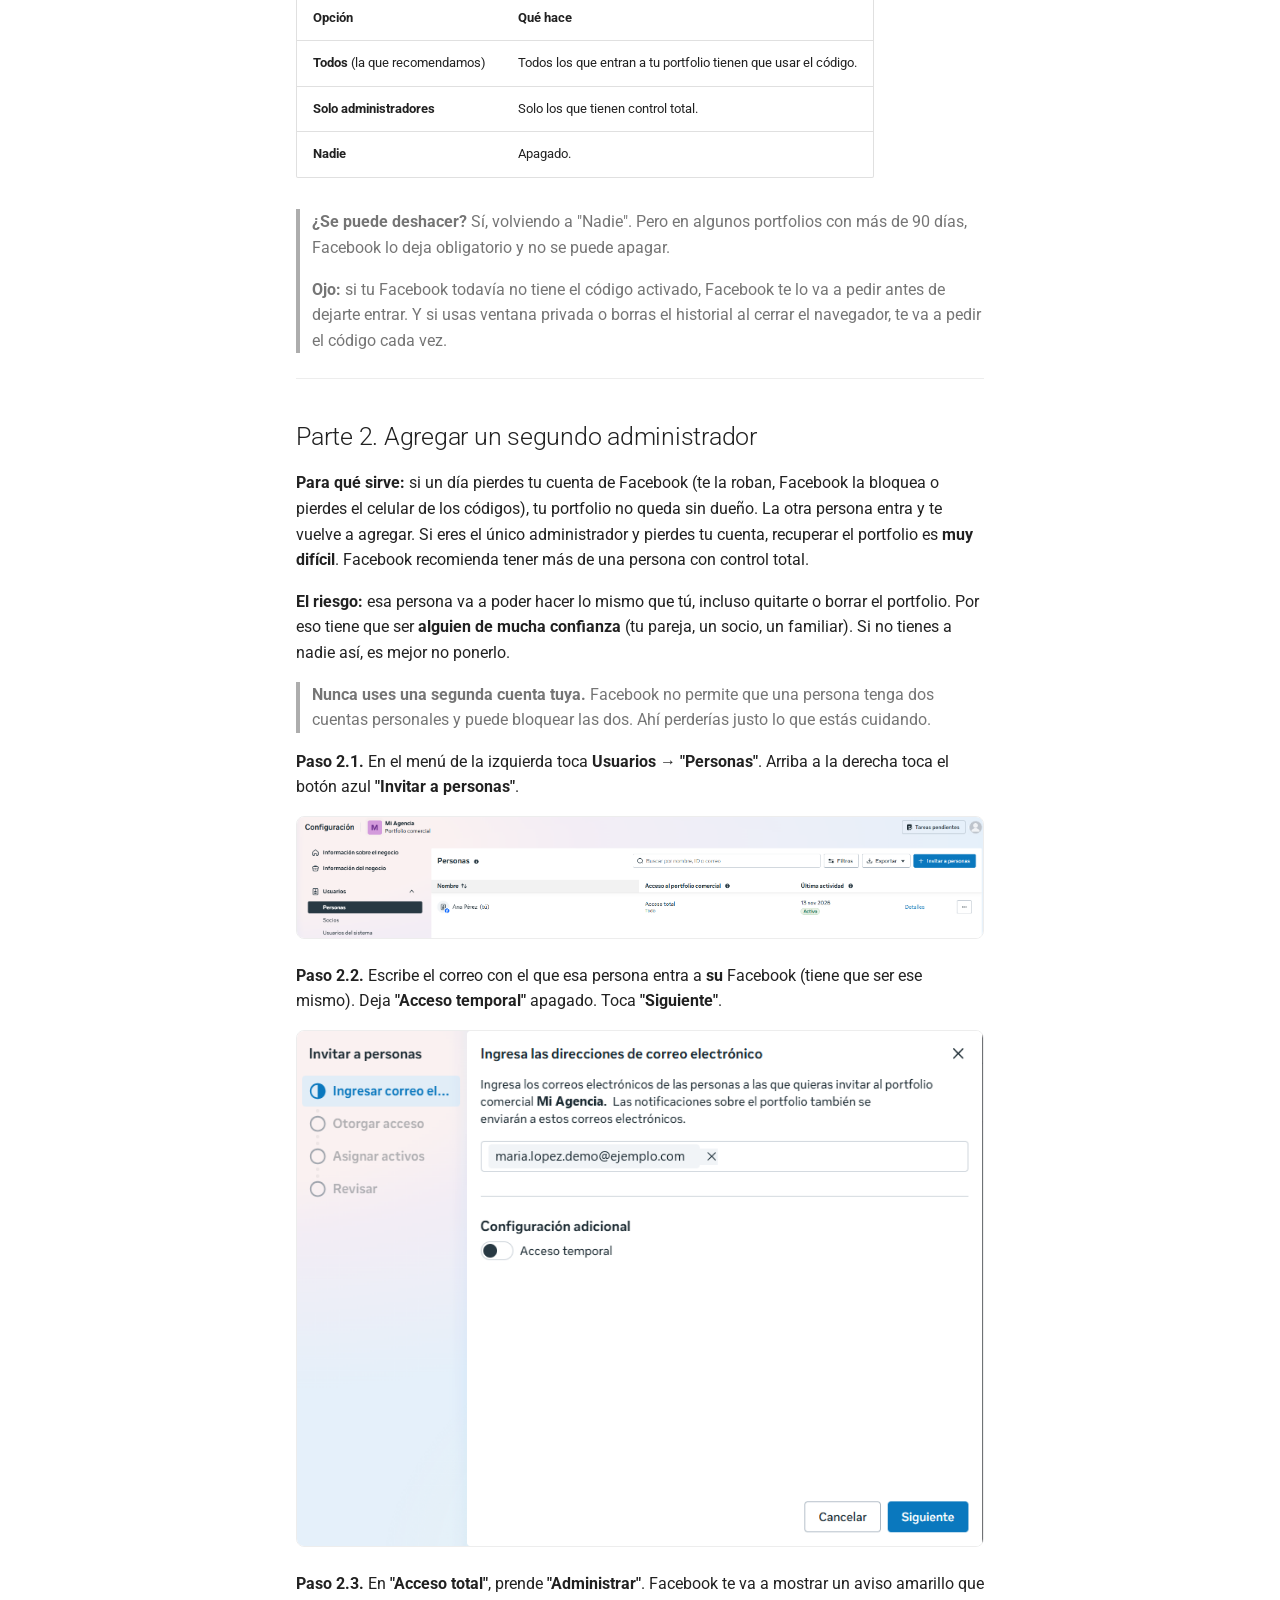
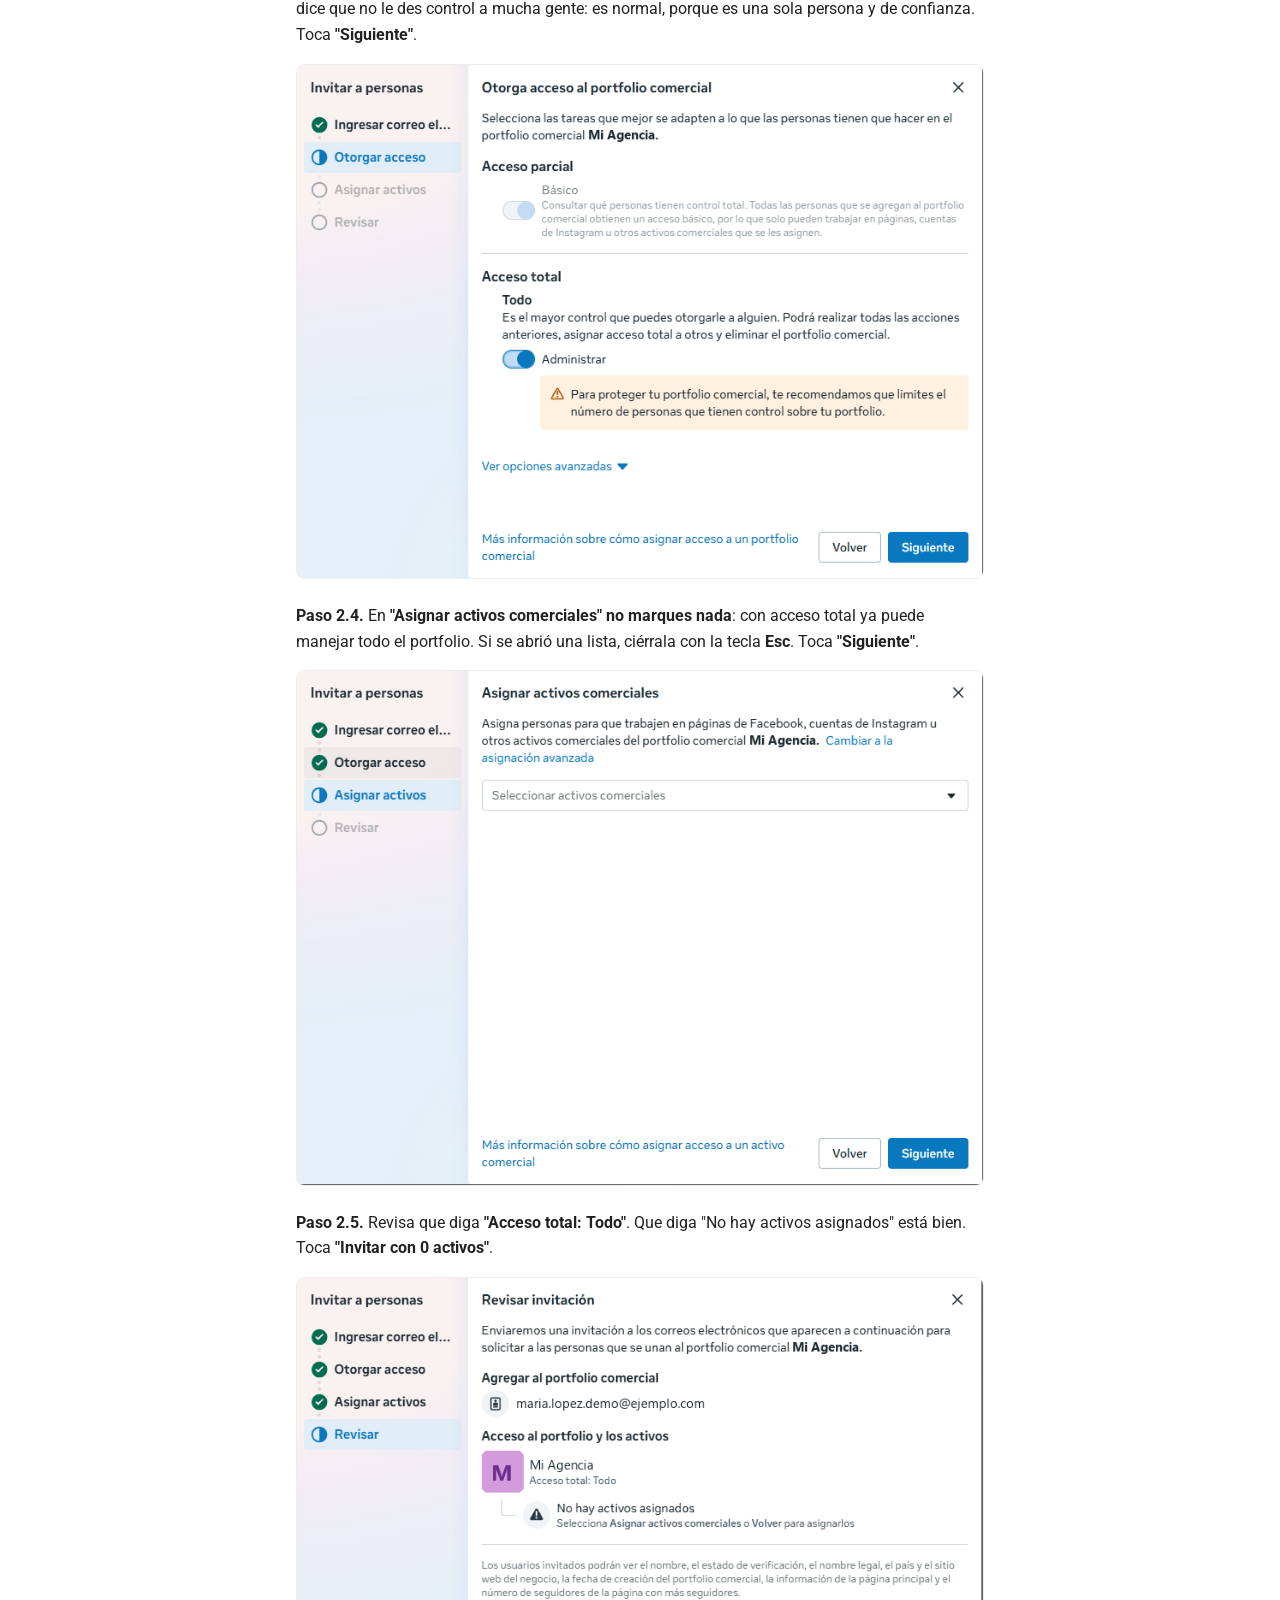
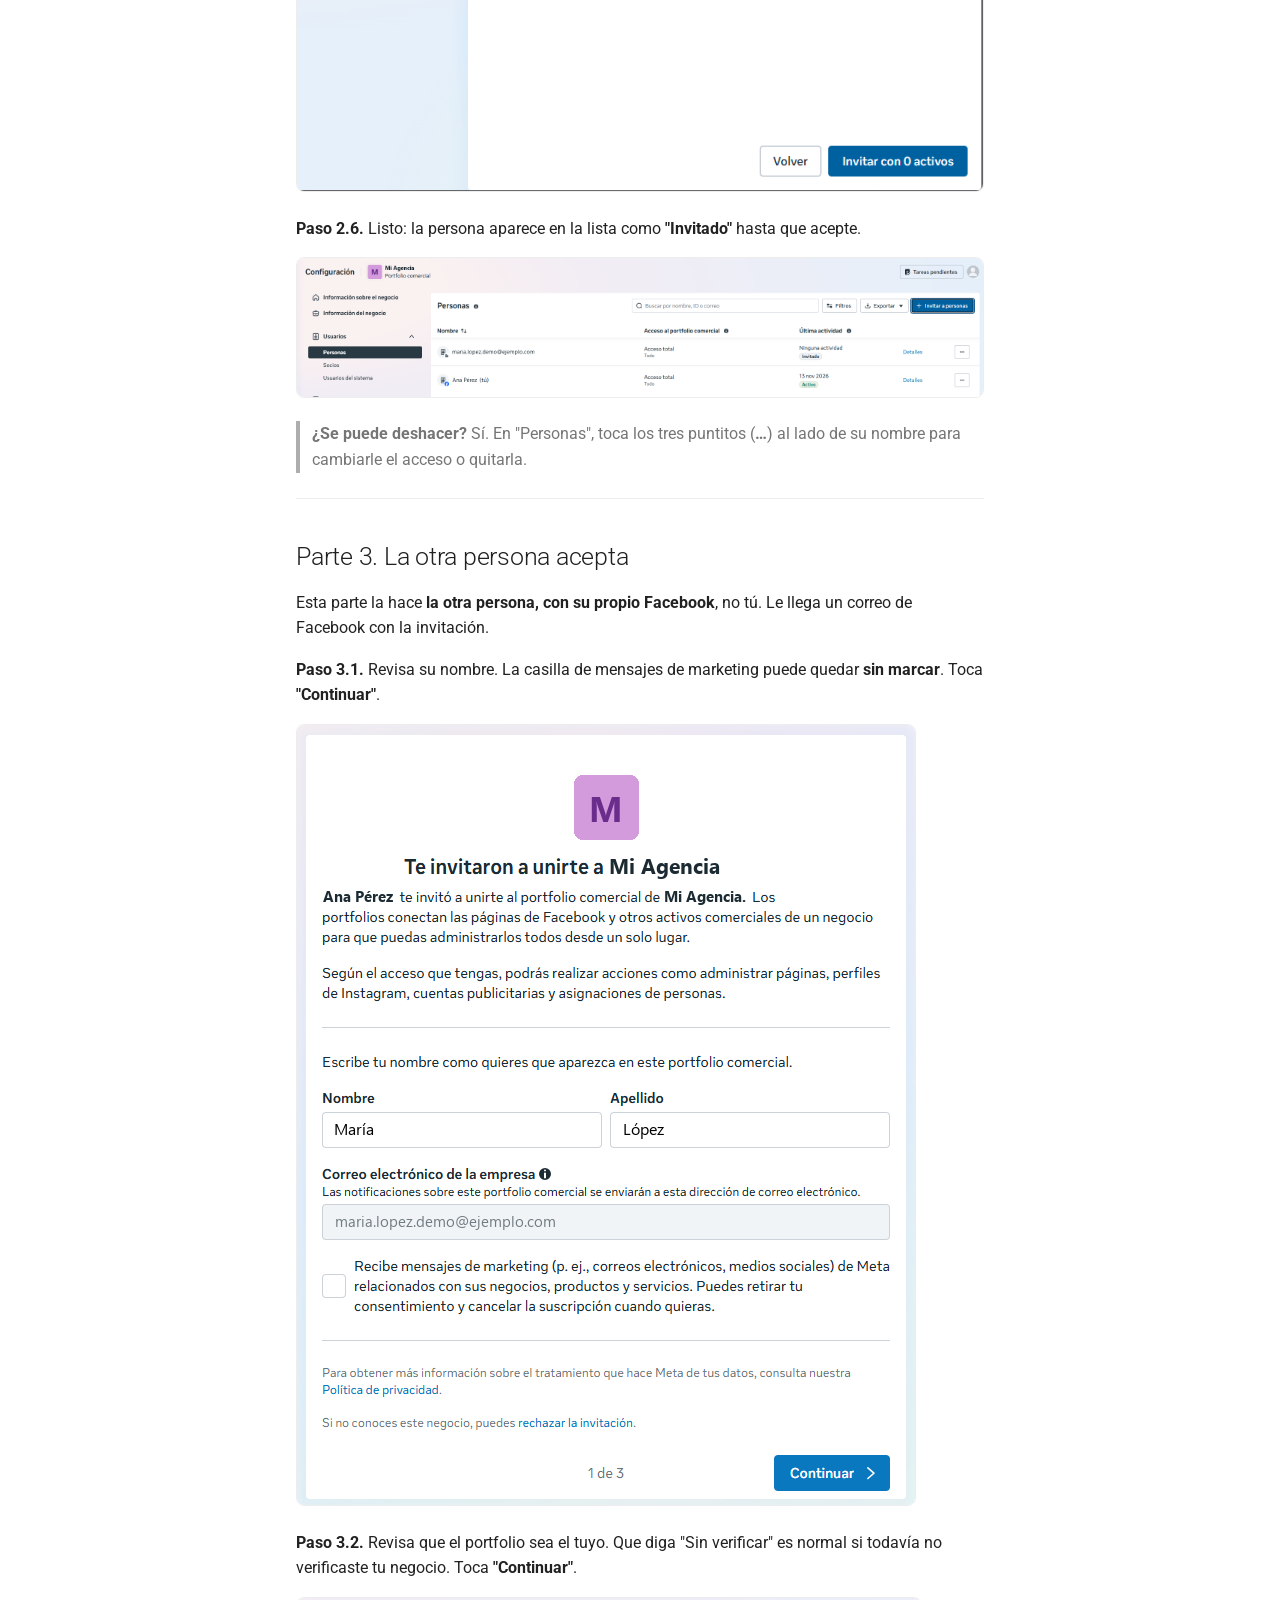
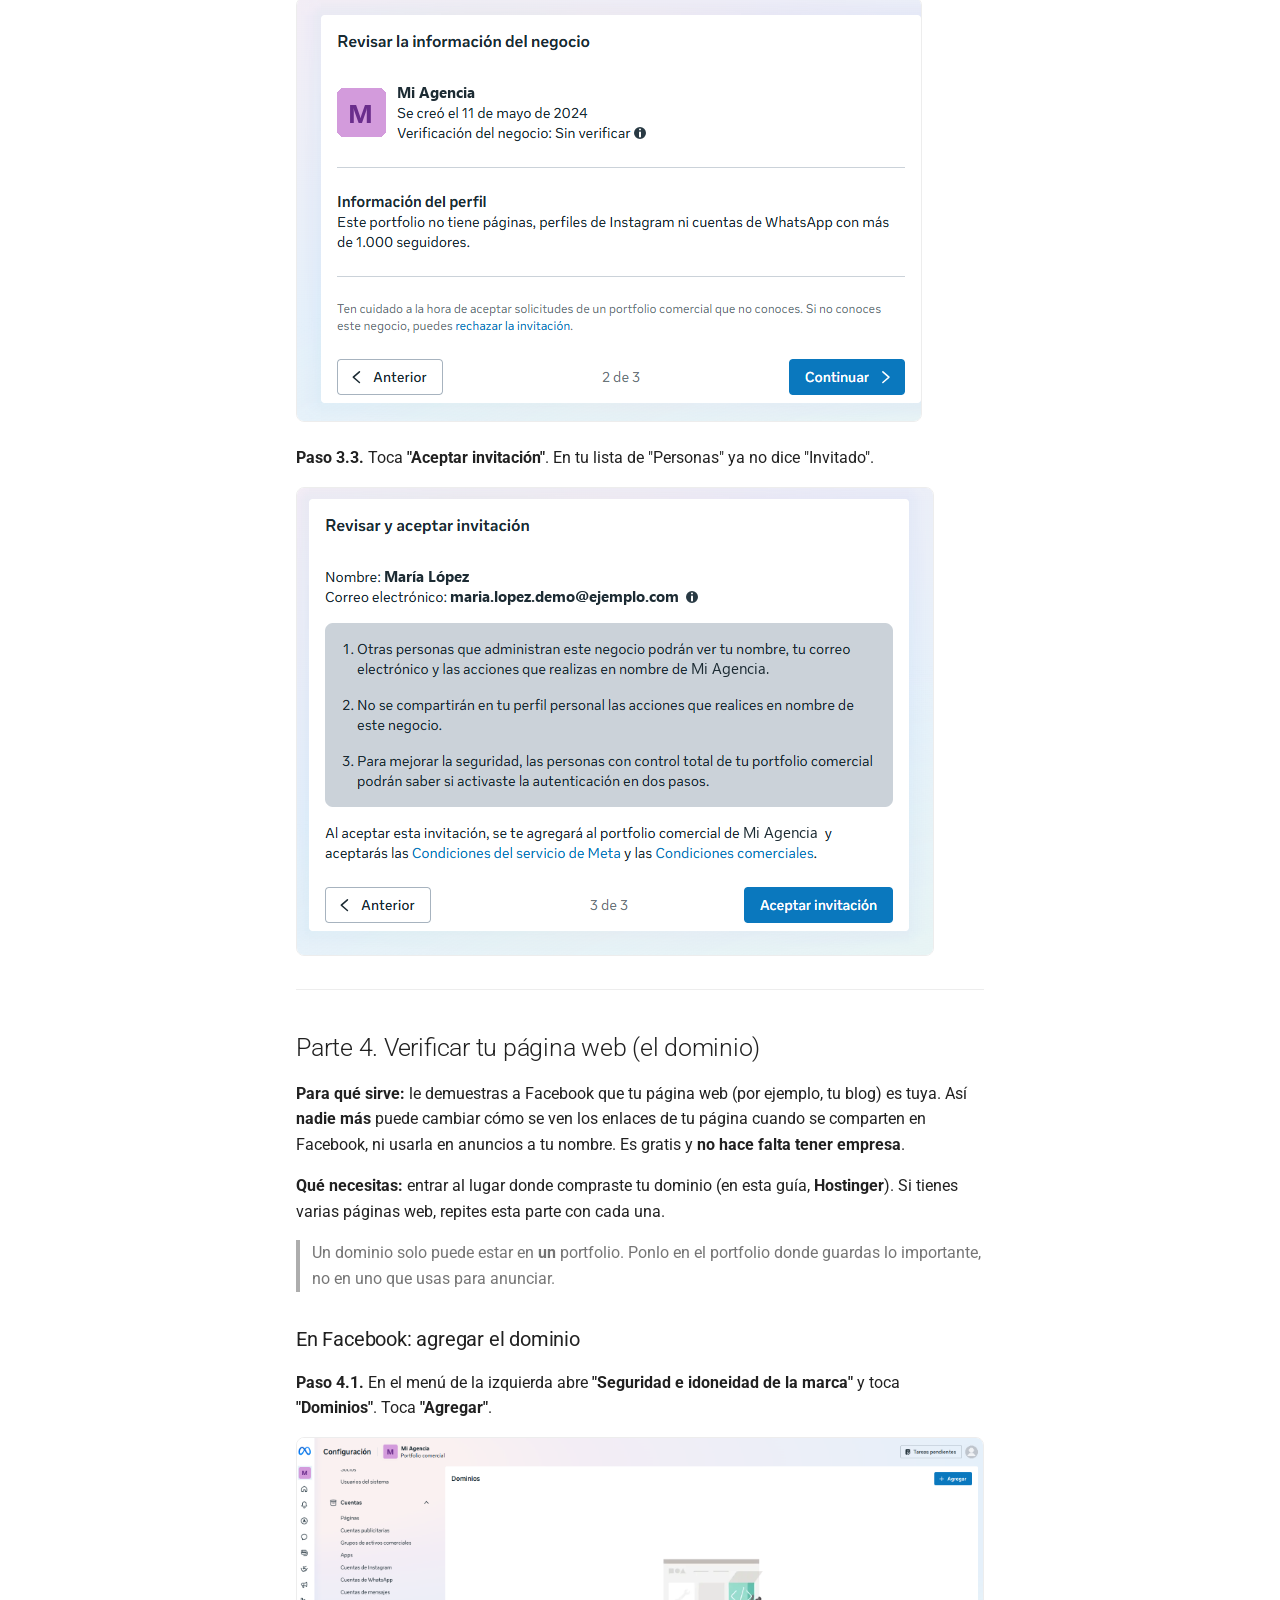
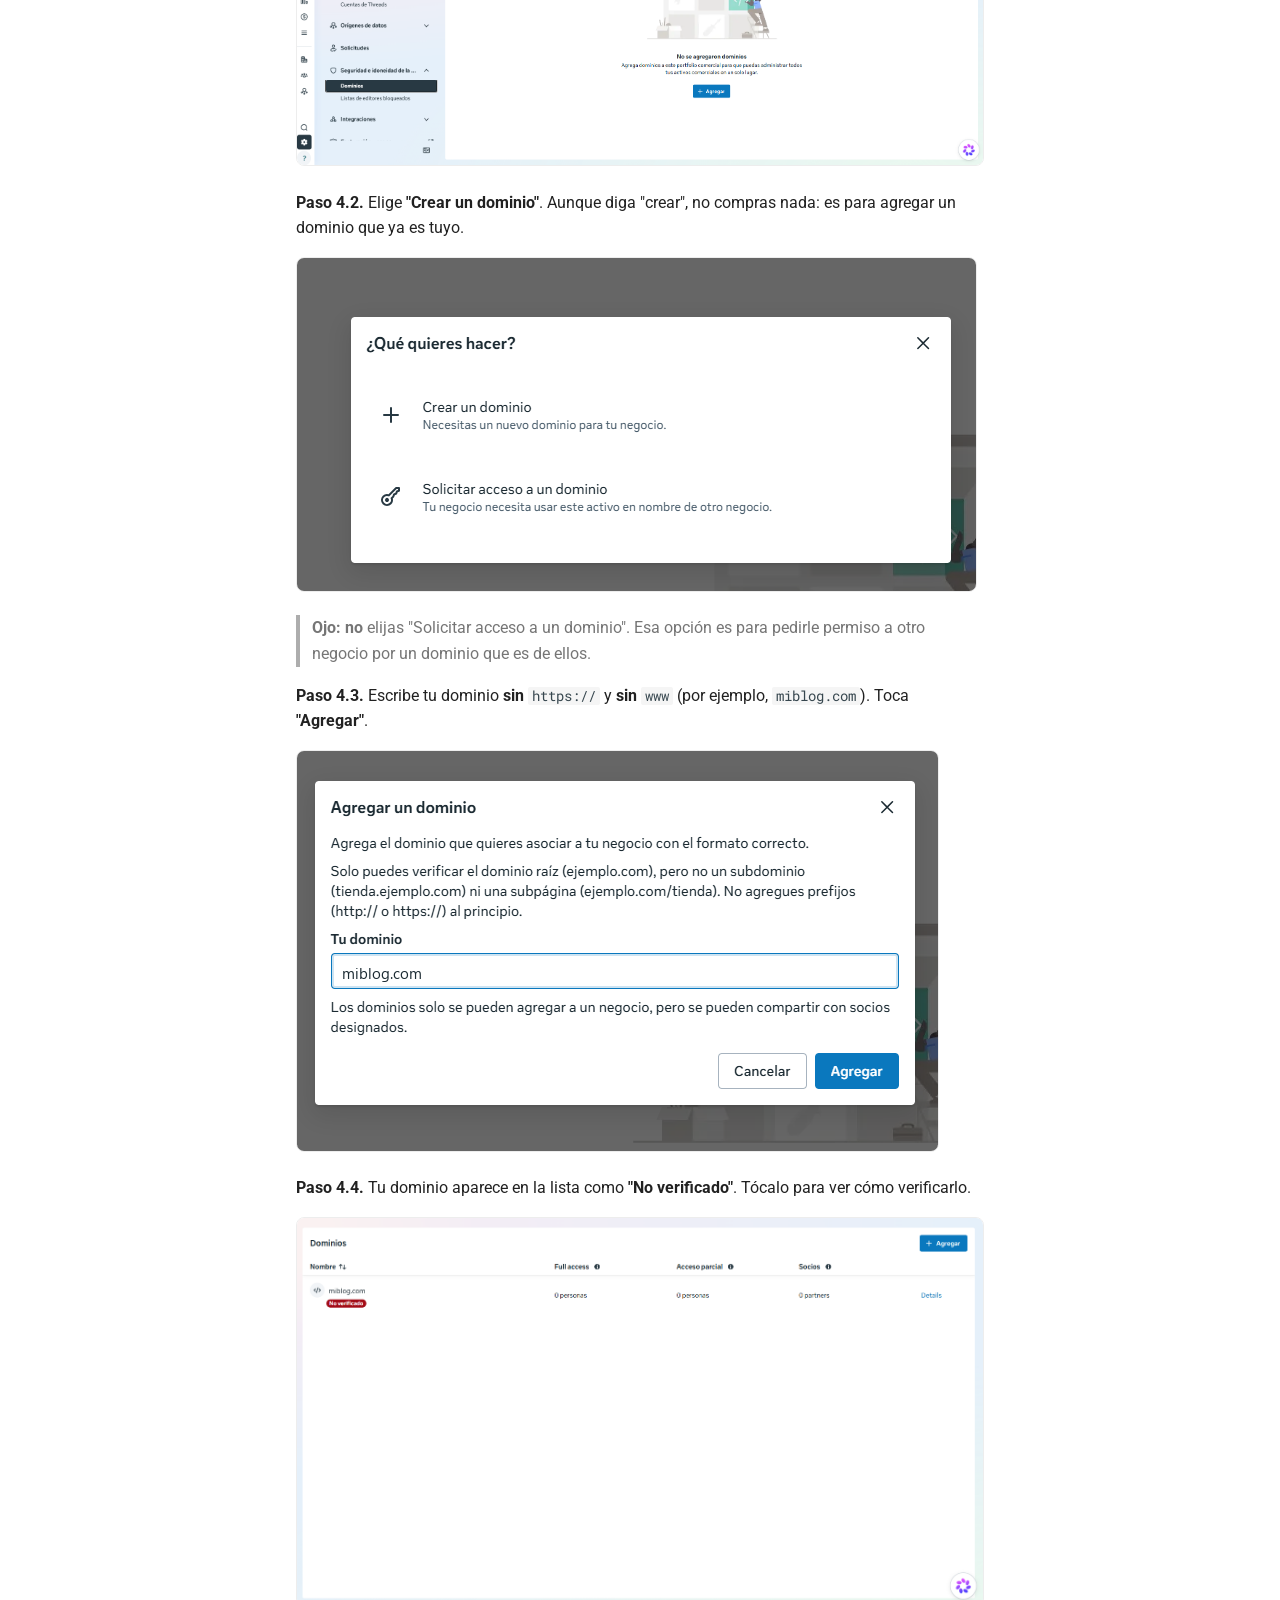
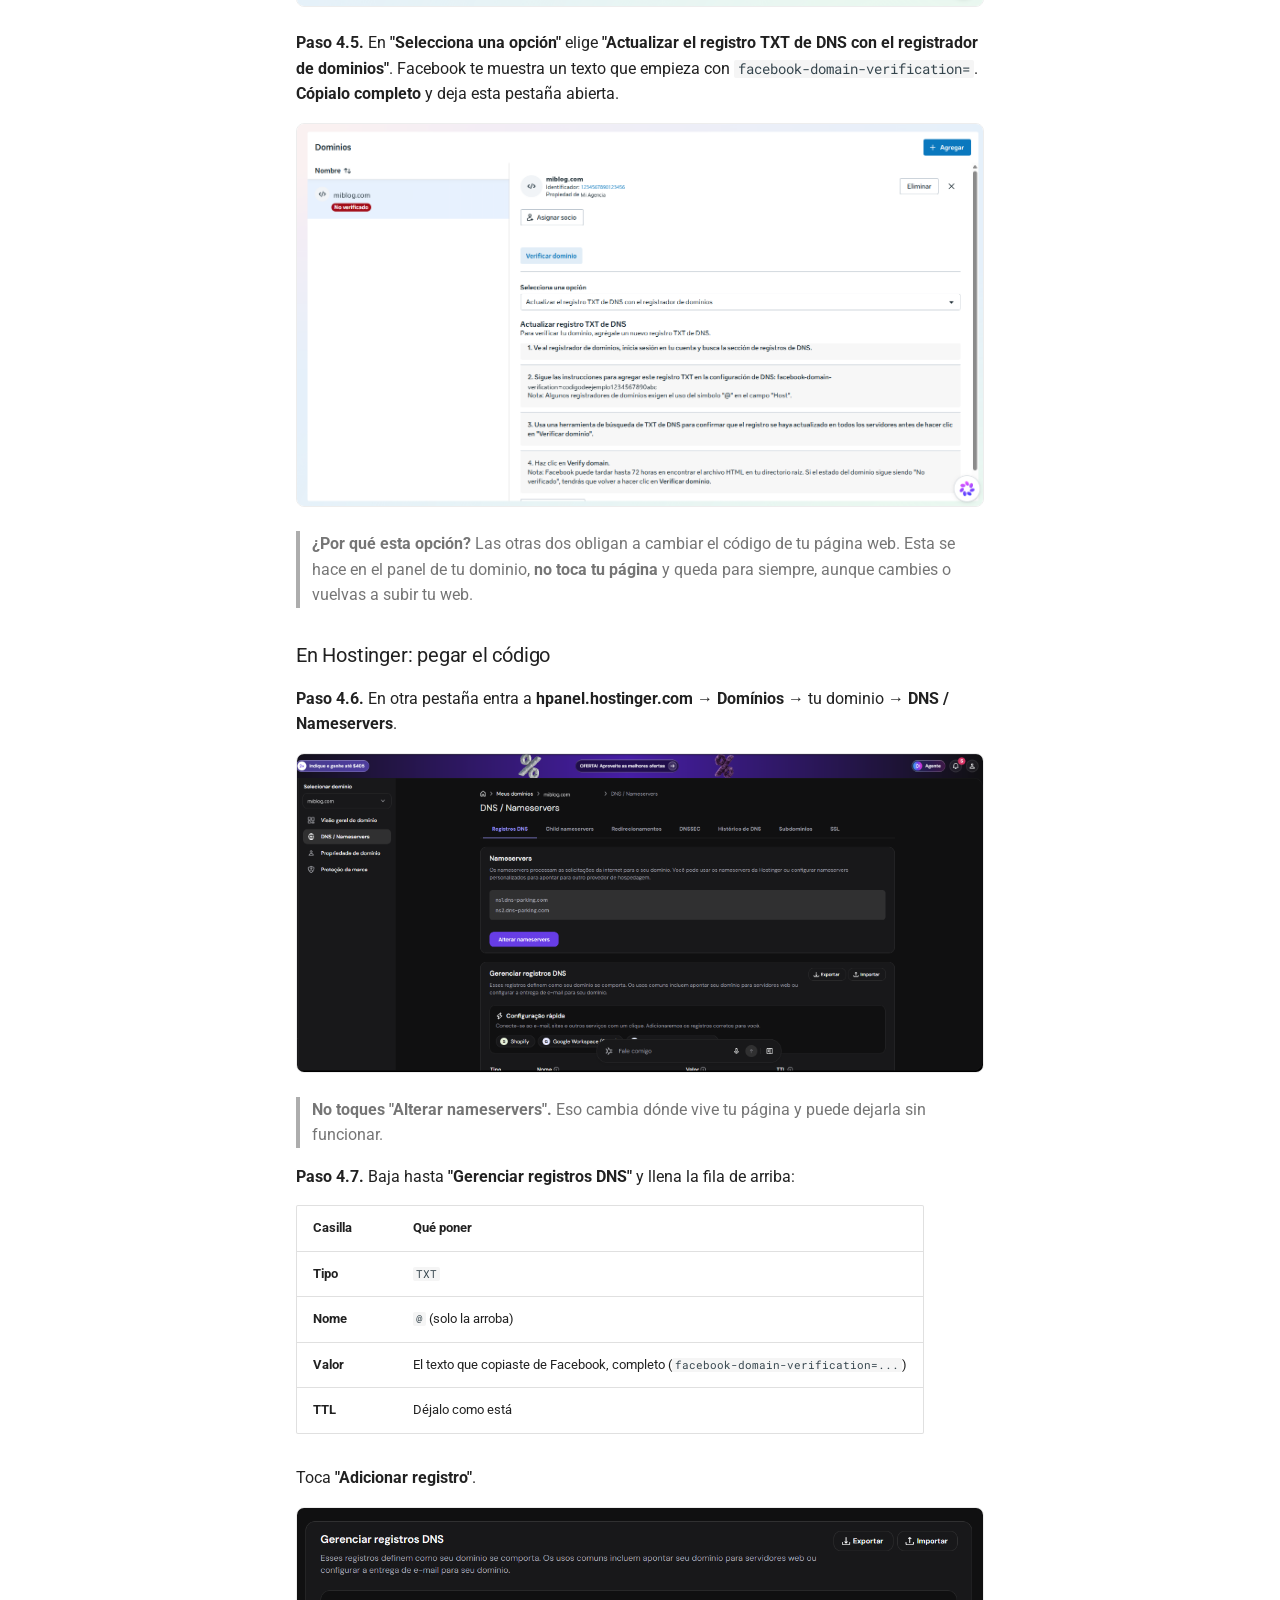
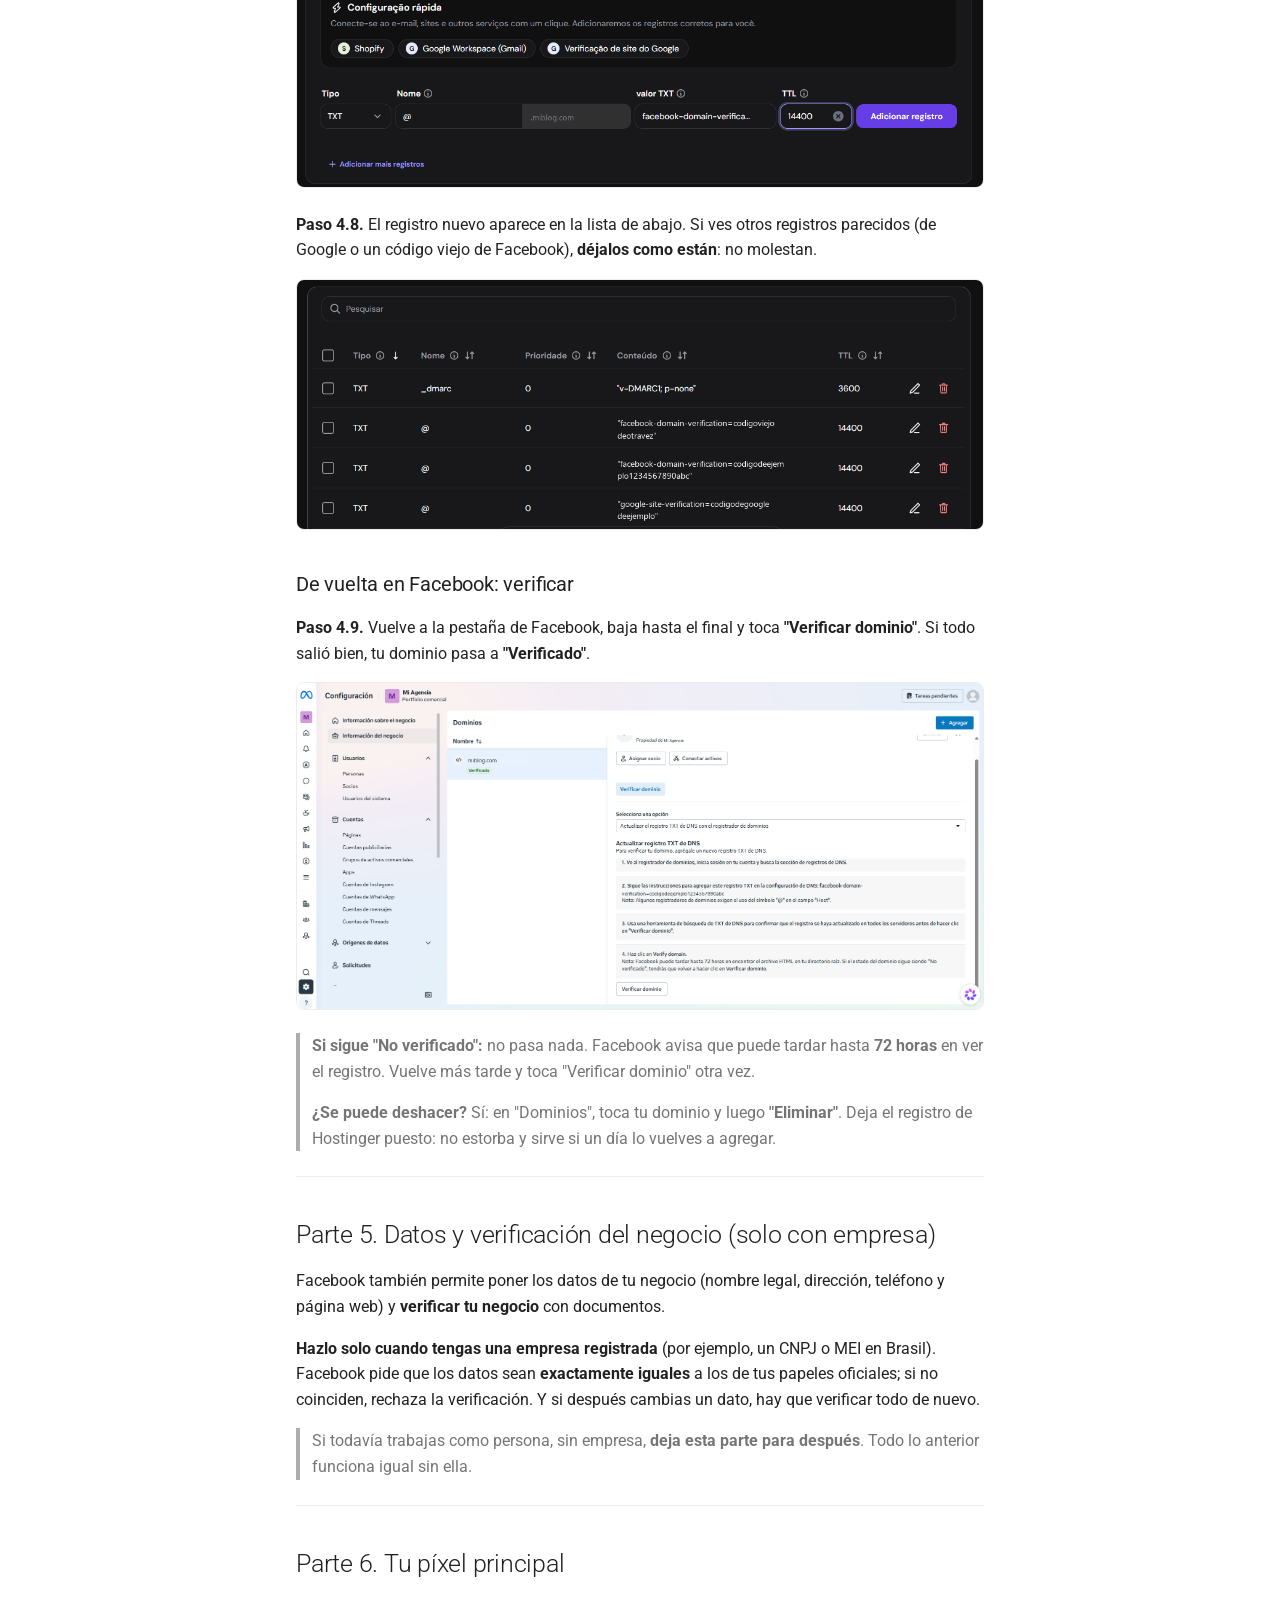
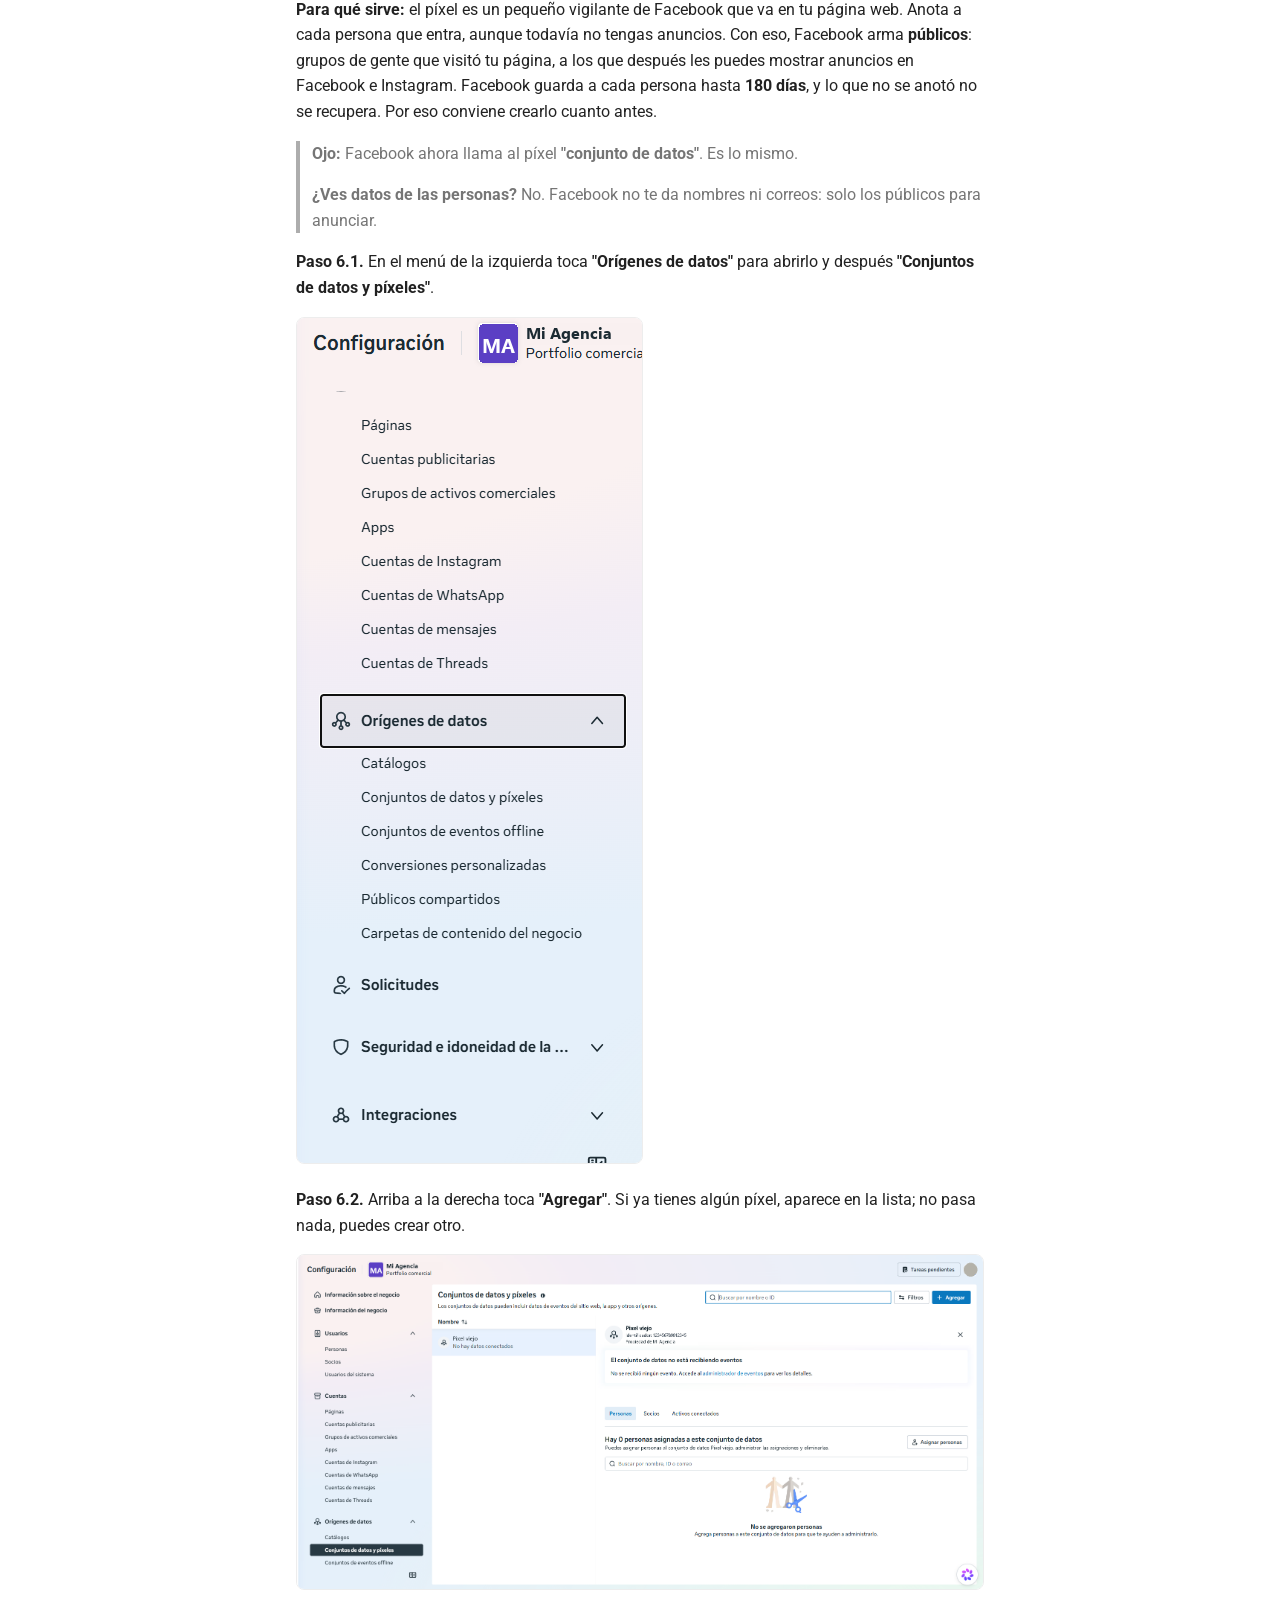
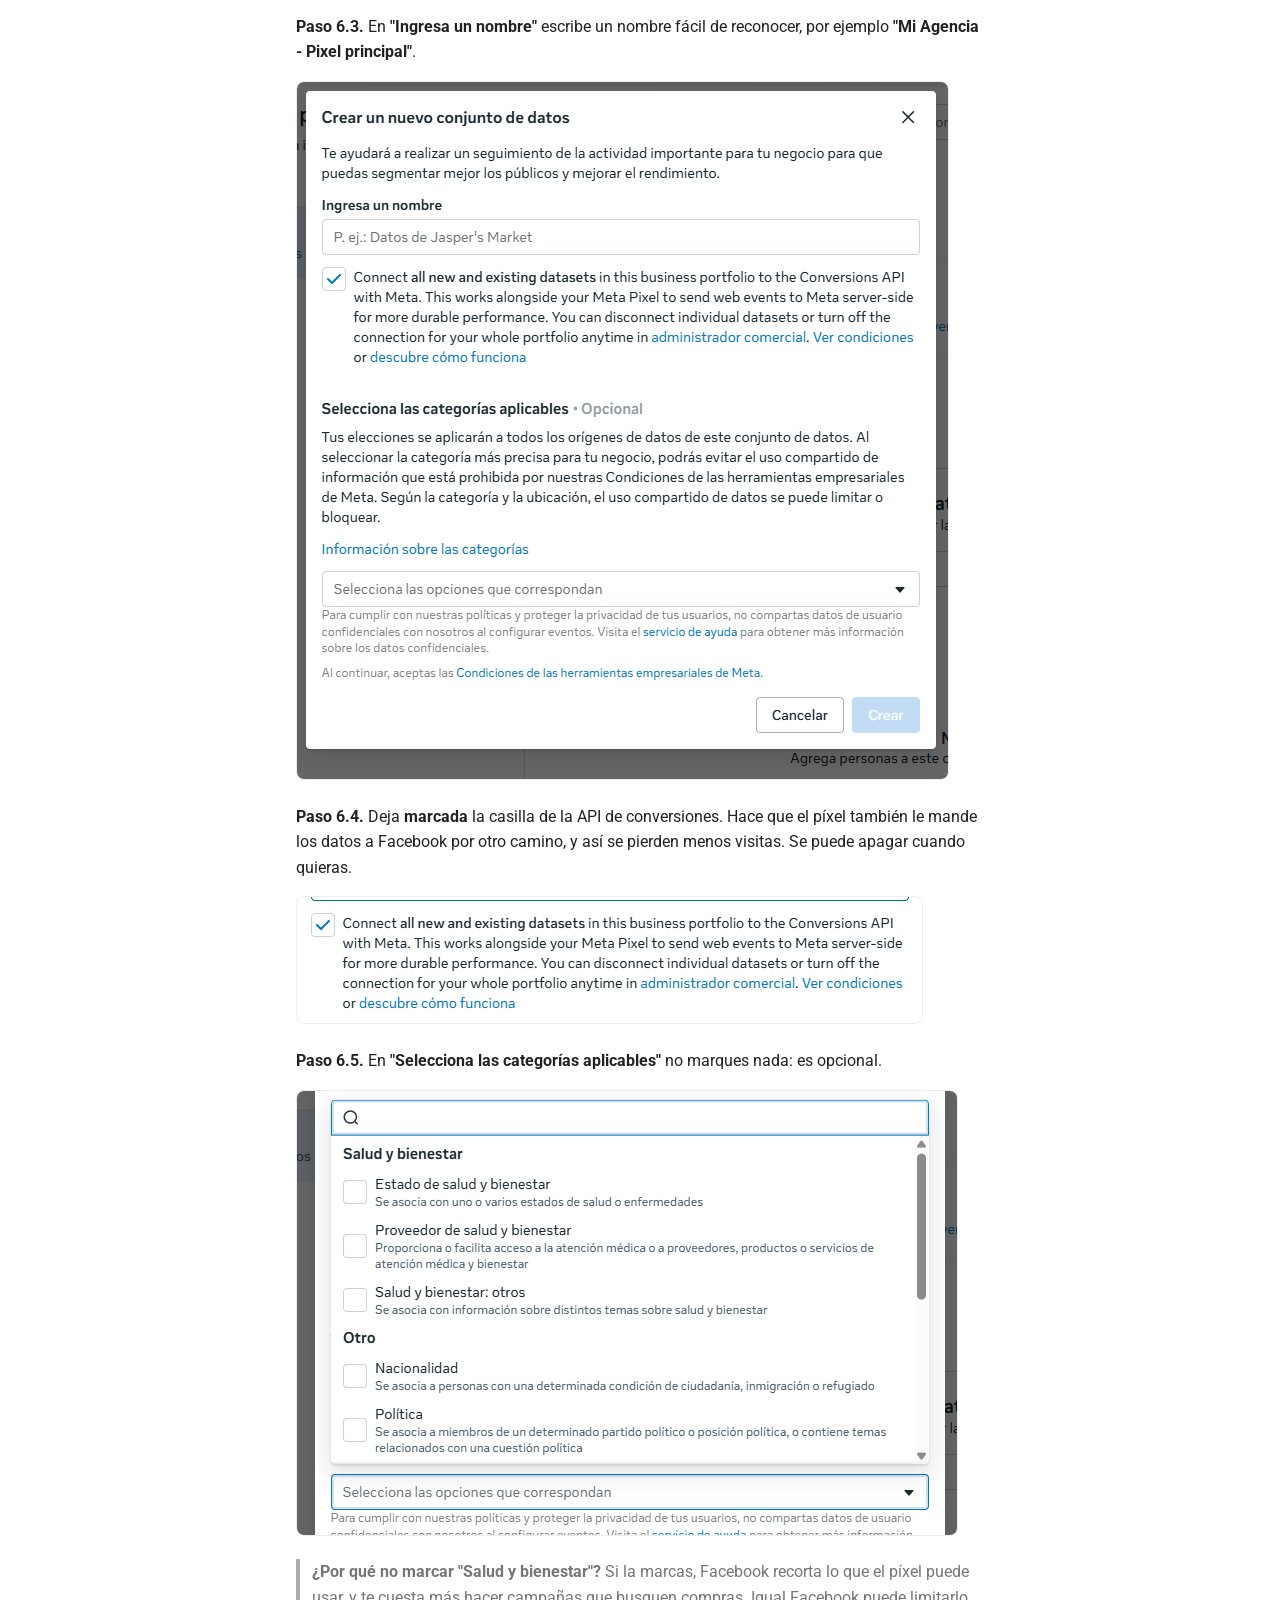
<file: meta/proteger-portfolio/index.html>
<!doctype html>
<html lang="es" class="no-js">
  <head>
    
      <meta charset="utf-8">
      <meta name="viewport" content="width=device-width,initial-scale=1">
      
        <meta name="description" content="Guías paso a paso para usar la herramienta Global-VZLA, escritas para quien empieza de cero.">
      
      
      
        <link rel="canonical" href="https://pablo-navarreto.github.io/globalvzla-guias/meta/proteger-portfolio/">
      
      
        <link rel="prev" href="../conectar-meta/">
      
      
        <link rel="next" href="../crear-pagina/">
      
      
        
      
      
      <link rel="icon" href="../../assets/images/favicon.png">
      <meta name="generator" content="mkdocs-1.6.1, mkdocs-material-9.8.1">
    
    
      
        <title>Proteger tu portfolio - Guías Global-VZLA</title>
      
    
    
      <link rel="stylesheet" href="../../assets/stylesheets/main.57a0d79d.min.css">
      
        
        <link rel="stylesheet" href="../../assets/stylesheets/palette.fb2fffe2.min.css">
      
      


    
    
      
    
    
      
        
        
        <link rel="preconnect" href="https://fonts.gstatic.com" crossorigin>
        <link rel="stylesheet" href="https://fonts.googleapis.com/css?family=Roboto:300,300i,400,400i,700,700i%7CRoboto+Mono:400,400i,700,700i&display=fallback">
        <style>:root{--md-text-font:"Roboto";--md-code-font:"Roboto Mono"}</style>
      
    
    
      <link rel="stylesheet" href="../../assets/estilo.css">
    
    <script>__md_scope=new URL("../..",location),__md_hash=e=>[...e].reduce(((e,_)=>(e<<5)-e+_.charCodeAt(0)),0),__md_get=(e,_=localStorage,t=__md_scope)=>JSON.parse(_.getItem(t.pathname+"."+e)),__md_set=(e,_,t=localStorage,a=__md_scope)=>{try{t.setItem(a.pathname+"."+e,JSON.stringify(_))}catch(e){}}</script>
    
      

    
    
  </head>
  
  
    
    
      
    
    
    
    
    <body dir="ltr" data-md-color-scheme="default" data-md-color-primary="deep-purple" data-md-color-accent="pink">
  
    
    <input class="md-toggle" data-md-toggle="drawer" type="checkbox" id="__drawer" autocomplete="off">
    <input class="md-toggle" data-md-toggle="search" type="checkbox" id="__search" autocomplete="off">
    <label class="md-overlay" for="__drawer"></label>
    <div data-md-component="skip">
      
        
        <a href="#como-proteger-tu-portfolio-comercial-de-facebook-paso-a-paso" class="md-skip">
          Saltar a contenido
        </a>
      
    </div>
    <div data-md-component="announce">
      
    </div>
    
    
      

<header class="md-header" data-md-component="header">
  <nav class="md-header__inner md-grid" aria-label="Cabecera">
    <a href="../.." title="Guías Global-VZLA" class="md-header__button md-logo" aria-label="Guías Global-VZLA" data-md-component="logo">
      
  
  <svg xmlns="http://www.w3.org/2000/svg" viewBox="0 0 24 24"><path d="m19 2-5 4.5v11l5-4.5zM6.5 5C4.55 5 2.45 5.4 1 6.5v14.66c0 .25.25.5.5.5.1 0 .15-.07.25-.07 1.35-.65 3.3-1.09 4.75-1.09 1.95 0 4.05.4 5.5 1.5 1.35-.85 3.8-1.5 5.5-1.5 1.65 0 3.35.31 4.75 1.06.1.05.15.03.25.03.25 0 .5-.25.5-.5V6.5c-.6-.45-1.25-.75-2-1V19c-1.1-.35-2.3-.5-3.5-.5-1.7 0-4.15.65-5.5 1.5V6.5C10.55 5.4 8.45 5 6.5 5"/></svg>

    </a>
    <label class="md-header__button md-icon" for="__drawer">
      
      <svg xmlns="http://www.w3.org/2000/svg" viewBox="0 0 24 24"><path d="M3 6h18v2H3zm0 5h18v2H3zm0 5h18v2H3z"/></svg>
    </label>
    <div class="md-header__title" data-md-component="header-title">
      <div class="md-header__ellipsis">
        <div class="md-header__topic">
          <span class="md-ellipsis">
            Guías Global-VZLA
          </span>
        </div>
        <div class="md-header__topic" data-md-component="header-topic">
          <span class="md-ellipsis">
            
              Proteger tu portfolio
            
          </span>
        </div>
      </div>
    </div>
    
      
        <form class="md-header__option" data-md-component="palette">
  
    
    
    
    <input class="md-option" data-md-color-media="(prefers-color-scheme: light)" data-md-color-scheme="default" data-md-color-primary="deep-purple" data-md-color-accent="pink"  aria-label="Cambiar a oscuro"  type="radio" name="__palette" id="__palette_0">
    
      <label class="md-header__button md-icon" title="Cambiar a oscuro" for="__palette_1" hidden>
        <svg xmlns="http://www.w3.org/2000/svg" viewBox="0 0 24 24"><path d="m17.75 4.09-2.53 1.94.91 3.06-2.63-1.81-2.63 1.81.91-3.06-2.53-1.94L12.44 4l1.06-3 1.06 3zm3.5 6.91-1.64 1.25.59 1.98-1.7-1.17-1.7 1.17.59-1.98L15.75 11l2.06-.05L18.5 9l.69 1.95zm-2.28 4.95c.83-.08 1.72 1.1 1.19 1.85-.32.45-.66.87-1.08 1.27C15.17 23 8.84 23 4.94 19.07c-3.91-3.9-3.91-10.24 0-14.14.4-.4.82-.76 1.27-1.08.75-.53 1.93.36 1.85 1.19-.27 2.86.69 5.83 2.89 8.02a9.96 9.96 0 0 0 8.02 2.89m-1.64 2.02a12.08 12.08 0 0 1-7.8-3.47c-2.17-2.19-3.33-5-3.49-7.82-2.81 3.14-2.7 7.96.31 10.98 3.02 3.01 7.84 3.12 10.98.31"/></svg>
      </label>
    
  
    
    
    
    <input class="md-option" data-md-color-media="(prefers-color-scheme: dark)" data-md-color-scheme="slate" data-md-color-primary="deep-purple" data-md-color-accent="pink"  aria-label="Cambiar a claro"  type="radio" name="__palette" id="__palette_1">
    
      <label class="md-header__button md-icon" title="Cambiar a claro" for="__palette_0" hidden>
        <svg xmlns="http://www.w3.org/2000/svg" viewBox="0 0 24 24"><path d="M12 7a5 5 0 0 1 5 5 5 5 0 0 1-5 5 5 5 0 0 1-5-5 5 5 0 0 1 5-5m0 2a3 3 0 0 0-3 3 3 3 0 0 0 3 3 3 3 0 0 0 3-3 3 3 0 0 0-3-3m0-7 2.39 3.42C13.65 5.15 12.84 5 12 5s-1.65.15-2.39.42zM3.34 7l4.16-.35A7.2 7.2 0 0 0 5.94 8.5c-.44.74-.69 1.5-.83 2.29zm.02 10 1.76-3.77a7.131 7.131 0 0 0 2.38 4.14zM20.65 7l-1.77 3.79a7.02 7.02 0 0 0-2.38-4.15zm-.01 10-4.14.36c.59-.51 1.12-1.14 1.54-1.86.42-.73.69-1.5.83-2.29zM12 22l-2.41-3.44c.74.27 1.55.44 2.41.44.82 0 1.63-.17 2.37-.44z"/></svg>
      </label>
    
  
</form>
      
    
    
      <script>var palette=__md_get("__palette");if(palette&&palette.color){if("(prefers-color-scheme)"===palette.color.media){var media=matchMedia("(prefers-color-scheme: light)"),input=document.querySelector(media.matches?"[data-md-color-media='(prefers-color-scheme: light)']":"[data-md-color-media='(prefers-color-scheme: dark)']");palette.color.media=input.getAttribute("data-md-color-media"),palette.color.scheme=input.getAttribute("data-md-color-scheme"),palette.color.primary=input.getAttribute("data-md-color-primary"),palette.color.accent=input.getAttribute("data-md-color-accent")}for(var[key,value]of Object.entries(palette.color))document.body.setAttribute("data-md-color-"+key,value)}</script>
    
    
    
      
      
        <label class="md-header__button md-icon" for="__search">
          
          <svg xmlns="http://www.w3.org/2000/svg" viewBox="0 0 24 24"><path d="M9.5 3A6.5 6.5 0 0 1 16 9.5c0 1.61-.59 3.09-1.56 4.23l.27.27h.79l5 5-1.5 1.5-5-5v-.79l-.27-.27A6.52 6.52 0 0 1 9.5 16 6.5 6.5 0 0 1 3 9.5 6.5 6.5 0 0 1 9.5 3m0 2C7 5 5 7 5 9.5S7 14 9.5 14 14 12 14 9.5 12 5 9.5 5"/></svg>
        </label>
        <div class="md-search" data-md-component="search" role="dialog">
  <label class="md-search__overlay" for="__search"></label>
  <div class="md-search__inner" role="search">
    <form class="md-search__form" name="search">
      <input type="text" class="md-search__input" name="query" aria-label="Búsqueda" placeholder="Búsqueda" autocapitalize="off" autocorrect="off" autocomplete="off" spellcheck="false" data-md-component="search-query" required>
      <label class="md-search__icon md-icon" for="__search">
        
        <svg xmlns="http://www.w3.org/2000/svg" viewBox="0 0 24 24"><path d="M9.5 3A6.5 6.5 0 0 1 16 9.5c0 1.61-.59 3.09-1.56 4.23l.27.27h.79l5 5-1.5 1.5-5-5v-.79l-.27-.27A6.52 6.52 0 0 1 9.5 16 6.5 6.5 0 0 1 3 9.5 6.5 6.5 0 0 1 9.5 3m0 2C7 5 5 7 5 9.5S7 14 9.5 14 14 12 14 9.5 12 5 9.5 5"/></svg>
        
        <svg xmlns="http://www.w3.org/2000/svg" viewBox="0 0 24 24"><path d="M20 11v2H8l5.5 5.5-1.42 1.42L4.16 12l7.92-7.92L13.5 5.5 8 11z"/></svg>
      </label>
      <nav class="md-search__options" aria-label="Buscar">
        
        <button type="reset" class="md-search__icon md-icon" title="Limpiar" aria-label="Limpiar" tabindex="-1">
          
          <svg xmlns="http://www.w3.org/2000/svg" viewBox="0 0 24 24"><path d="M19 6.41 17.59 5 12 10.59 6.41 5 5 6.41 10.59 12 5 17.59 6.41 19 12 13.41 17.59 19 19 17.59 13.41 12z"/></svg>
        </button>
      </nav>
      
        <div class="md-search__suggest" data-md-component="search-suggest"></div>
      
    </form>
    <div class="md-search__output">
      <div class="md-search__scrollwrap" tabindex="0" data-md-scrollfix>
        <div class="md-search-result" data-md-component="search-result">
          <div class="md-search-result__meta">
            Inicializando búsqueda
          </div>
          <ol class="md-search-result__list" role="presentation"></ol>
        </div>
      </div>
    </div>
  </div>
</div>
      
    
    
      <div class="md-header__source">
        <a href="https://github.com/Pablo-Navarreto/globalvzla-guias" title="Ir al repositorio" class="md-source" data-md-component="source">
  <div class="md-source__icon md-icon">
    
    <svg xmlns="http://www.w3.org/2000/svg" viewBox="0 0 448 512"><!--! Font Awesome Free 7.1.0 by @fontawesome - https://fontawesome.com License - https://fontawesome.com/license/free (Icons: CC BY 4.0, Fonts: SIL OFL 1.1, Code: MIT License) Copyright 2025 Fonticons, Inc.--><path d="M439.6 236.1 244 40.5c-5.4-5.5-12.8-8.5-20.4-8.5s-15 3-20.4 8.4L162.5 81l51.5 51.5c27.1-9.1 52.7 16.8 43.4 43.7l49.7 49.7c34.2-11.8 61.2 31 35.5 56.7-26.5 26.5-70.2-2.9-56-37.3L240.3 199v121.9c25.3 12.5 22.3 41.8 9.1 55-6.4 6.4-15.2 10.1-24.3 10.1s-17.8-3.6-24.3-10.1c-17.6-17.6-11.1-46.9 11.2-56v-123c-20.8-8.5-24.6-30.7-18.6-45L142.6 101 8.5 235.1C3 240.6 0 247.9 0 255.5s3 15 8.5 20.4l195.6 195.7c5.4 5.4 12.7 8.4 20.4 8.4s15-3 20.4-8.4l194.7-194.7c5.4-5.4 8.4-12.8 8.4-20.4s-3-15-8.4-20.4"/></svg>
  </div>
  <div class="md-source__repository">
    globalvzla-guias
  </div>
</a>
      </div>
    
  </nav>
  
</header>
    
    <div class="md-container" data-md-component="container">
      
      
        
          
            
<nav class="md-tabs" aria-label="Pestañas" data-md-component="tabs">
  <div class="md-grid">
    <ul class="md-tabs__list">
      
        
  
  
  
  
    <li class="md-tabs__item">
      <a href="../.." class="md-tabs__link">
        
  
  
    
  
  Inicio

      </a>
    </li>
  

      
        
  
  
  
    
  
  
    
    
      <li class="md-tabs__item md-tabs__item--active">
        <a href="../" class="md-tabs__link">
          
  
  
    
  
  Meta (Facebook e Instagram)

        </a>
      </li>
    
  

      
    </ul>
  </div>
</nav>
          
        
      
      <main class="md-main" data-md-component="main">
        <div class="md-main__inner md-grid">
          
            
              
              <div class="md-sidebar md-sidebar--primary" data-md-component="sidebar" data-md-type="navigation" >
                <div class="md-sidebar__scrollwrap">
                  <div class="md-sidebar__inner">
                    


  


<nav class="md-nav md-nav--primary md-nav--lifted" aria-label="Navegación" data-md-level="0">
  <label class="md-nav__title" for="__drawer">
    <a href="../.." title="Guías Global-VZLA" class="md-nav__button md-logo" aria-label="Guías Global-VZLA" data-md-component="logo">
      
  
  <svg xmlns="http://www.w3.org/2000/svg" viewBox="0 0 24 24"><path d="m19 2-5 4.5v11l5-4.5zM6.5 5C4.55 5 2.45 5.4 1 6.5v14.66c0 .25.25.5.5.5.1 0 .15-.07.25-.07 1.35-.65 3.3-1.09 4.75-1.09 1.95 0 4.05.4 5.5 1.5 1.35-.85 3.8-1.5 5.5-1.5 1.65 0 3.35.31 4.75 1.06.1.05.15.03.25.03.25 0 .5-.25.5-.5V6.5c-.6-.45-1.25-.75-2-1V19c-1.1-.35-2.3-.5-3.5-.5-1.7 0-4.15.65-5.5 1.5V6.5C10.55 5.4 8.45 5 6.5 5"/></svg>

    </a>
    Guías Global-VZLA
  </label>
  
    <div class="md-nav__source">
      <a href="https://github.com/Pablo-Navarreto/globalvzla-guias" title="Ir al repositorio" class="md-source" data-md-component="source">
  <div class="md-source__icon md-icon">
    
    <svg xmlns="http://www.w3.org/2000/svg" viewBox="0 0 448 512"><!--! Font Awesome Free 7.1.0 by @fontawesome - https://fontawesome.com License - https://fontawesome.com/license/free (Icons: CC BY 4.0, Fonts: SIL OFL 1.1, Code: MIT License) Copyright 2025 Fonticons, Inc.--><path d="M439.6 236.1 244 40.5c-5.4-5.5-12.8-8.5-20.4-8.5s-15 3-20.4 8.4L162.5 81l51.5 51.5c27.1-9.1 52.7 16.8 43.4 43.7l49.7 49.7c34.2-11.8 61.2 31 35.5 56.7-26.5 26.5-70.2-2.9-56-37.3L240.3 199v121.9c25.3 12.5 22.3 41.8 9.1 55-6.4 6.4-15.2 10.1-24.3 10.1s-17.8-3.6-24.3-10.1c-17.6-17.6-11.1-46.9 11.2-56v-123c-20.8-8.5-24.6-30.7-18.6-45L142.6 101 8.5 235.1C3 240.6 0 247.9 0 255.5s3 15 8.5 20.4l195.6 195.7c5.4 5.4 12.7 8.4 20.4 8.4s15-3 20.4-8.4l194.7-194.7c5.4-5.4 8.4-12.8 8.4-20.4s-3-15-8.4-20.4"/></svg>
  </div>
  <div class="md-source__repository">
    globalvzla-guias
  </div>
</a>
    </div>
  
  <ul class="md-nav__list" data-md-scrollfix>
    
      
      
  
  
  
  
    <li class="md-nav__item">
      <a href="../.." class="md-nav__link">
        
  
  
  <span class="md-ellipsis">
    
  
    Inicio
  

    
  </span>
  
  

      </a>
    </li>
  

    
      
      
  
  
    
  
  
  
    
    
      
        
          
        
      
        
      
        
      
        
      
        
      
    
    
    
      
        
        
      
      
    
    
    <li class="md-nav__item md-nav__item--active md-nav__item--section md-nav__item--nested">
      
        
        
        <input class="md-nav__toggle md-toggle " type="checkbox" id="__nav_2" checked>
        
          
          <div class="md-nav__link md-nav__container">
            <a href="../" class="md-nav__link ">
              
  
  
  <span class="md-ellipsis">
    
  
    Meta (Facebook e Instagram)
  

    
  </span>
  
  

            </a>
            
              
              <label class="md-nav__link " for="__nav_2" id="__nav_2_label" tabindex="">
                <span class="md-nav__icon md-icon"></span>
              </label>
            
          </div>
        
        <nav class="md-nav" data-md-level="1" aria-labelledby="__nav_2_label" aria-expanded="true">
          <label class="md-nav__title" for="__nav_2">
            <span class="md-nav__icon md-icon"></span>
            
  
    Meta (Facebook e Instagram)
  

          </label>
          <ul class="md-nav__list" data-md-scrollfix>
            
              
            
              
                
  
  
  
  
    <li class="md-nav__item">
      <a href="../crear-portfolio/" class="md-nav__link">
        
  
  
  <span class="md-ellipsis">
    
  
    Crear un portfolio comercial
  

    
  </span>
  
  

      </a>
    </li>
  

              
            
              
                
  
  
  
  
    <li class="md-nav__item">
      <a href="../conectar-meta/" class="md-nav__link">
        
  
  
  <span class="md-ellipsis">
    
  
    Conectar Facebook e Instagram
  

    
  </span>
  
  

      </a>
    </li>
  

              
            
              
                
  
  
    
  
  
  
    <li class="md-nav__item md-nav__item--active">
      
      <input class="md-nav__toggle md-toggle" type="checkbox" id="__toc">
      
      
        
      
      
        <label class="md-nav__link md-nav__link--active" for="__toc">
          
  
  
  <span class="md-ellipsis">
    
  
    Proteger tu portfolio
  

    
  </span>
  
  

          <span class="md-nav__icon md-icon"></span>
        </label>
      
      <a href="./" class="md-nav__link md-nav__link--active">
        
  
  
  <span class="md-ellipsis">
    
  
    Proteger tu portfolio
  

    
  </span>
  
  

      </a>
      
        

<nav class="md-nav md-nav--secondary" aria-label="Tabla de contenidos">
  
  
  
    
  
  
    <label class="md-nav__title" for="__toc">
      <span class="md-nav__icon md-icon"></span>
      Tabla de contenidos
    </label>
    <ul class="md-nav__list" data-md-component="toc" data-md-scrollfix>
      
        <li class="md-nav__item">
  <a href="#antes-de-empezar" class="md-nav__link">
    <span class="md-ellipsis">
      
        Antes de empezar
      
    </span>
  </a>
  
</li>
      
        <li class="md-nav__item">
  <a href="#parte-1-pedir-un-codigo-del-celular-a-todos" class="md-nav__link">
    <span class="md-ellipsis">
      
        Parte 1. Pedir un código del celular a todos
      
    </span>
  </a>
  
</li>
      
        <li class="md-nav__item">
  <a href="#parte-2-agregar-un-segundo-administrador" class="md-nav__link">
    <span class="md-ellipsis">
      
        Parte 2. Agregar un segundo administrador
      
    </span>
  </a>
  
</li>
      
        <li class="md-nav__item">
  <a href="#parte-3-la-otra-persona-acepta" class="md-nav__link">
    <span class="md-ellipsis">
      
        Parte 3. La otra persona acepta
      
    </span>
  </a>
  
</li>
      
        <li class="md-nav__item">
  <a href="#parte-4-verificar-tu-pagina-web-el-dominio" class="md-nav__link">
    <span class="md-ellipsis">
      
        Parte 4. Verificar tu página web (el dominio)
      
    </span>
  </a>
  
    <nav class="md-nav" aria-label="Parte 4. Verificar tu página web (el dominio)">
      <ul class="md-nav__list">
        
          <li class="md-nav__item">
  <a href="#en-facebook-agregar-el-dominio" class="md-nav__link">
    <span class="md-ellipsis">
      
        En Facebook: agregar el dominio
      
    </span>
  </a>
  
</li>
        
          <li class="md-nav__item">
  <a href="#en-hostinger-pegar-el-codigo" class="md-nav__link">
    <span class="md-ellipsis">
      
        En Hostinger: pegar el código
      
    </span>
  </a>
  
</li>
        
          <li class="md-nav__item">
  <a href="#de-vuelta-en-facebook-verificar" class="md-nav__link">
    <span class="md-ellipsis">
      
        De vuelta en Facebook: verificar
      
    </span>
  </a>
  
</li>
        
      </ul>
    </nav>
  
</li>
      
        <li class="md-nav__item">
  <a href="#parte-5-datos-y-verificacion-del-negocio-solo-con-empresa" class="md-nav__link">
    <span class="md-ellipsis">
      
        Parte 5. Datos y verificación del negocio (solo con empresa)
      
    </span>
  </a>
  
</li>
      
        <li class="md-nav__item">
  <a href="#parte-6-tu-pixel-principal" class="md-nav__link">
    <span class="md-ellipsis">
      
        Parte 6. Tu píxel principal
      
    </span>
  </a>
  
    <nav class="md-nav" aria-label="Parte 6. Tu píxel principal">
      <ul class="md-nav__list">
        
          <li class="md-nav__item">
  <a href="#como-llega-el-pixel-a-una-campana" class="md-nav__link">
    <span class="md-ellipsis">
      
        Cómo llega el píxel a una campaña
      
    </span>
  </a>
  
</li>
        
      </ul>
    </nav>
  
</li>
      
        <li class="md-nav__item">
  <a href="#si-algo-sale-mal" class="md-nav__link">
    <span class="md-ellipsis">
      
        Si algo sale mal
      
    </span>
  </a>
  
</li>
      
        <li class="md-nav__item">
  <a href="#lo-que-viene" class="md-nav__link">
    <span class="md-ellipsis">
      
        Lo que viene
      
    </span>
  </a>
  
</li>
      
    </ul>
  
</nav>
      
    </li>
  

              
            
              
                
  
  
  
  
    <li class="md-nav__item">
      <a href="../crear-pagina/" class="md-nav__link">
        
  
  
  <span class="md-ellipsis">
    
  
    Crear una página de Facebook
  

    
  </span>
  
  

      </a>
    </li>
  

              
            
          </ul>
        </nav>
      
    </li>
  

    
  </ul>
</nav>
                  </div>
                </div>
              </div>
            
            
              
              <div class="md-sidebar md-sidebar--secondary" data-md-component="sidebar" data-md-type="toc" >
                <div class="md-sidebar__scrollwrap">
                  <div class="md-sidebar__inner">
                    

<nav class="md-nav md-nav--secondary" aria-label="Tabla de contenidos">
  
  
  
    
  
  
    <label class="md-nav__title" for="__toc">
      <span class="md-nav__icon md-icon"></span>
      Tabla de contenidos
    </label>
    <ul class="md-nav__list" data-md-component="toc" data-md-scrollfix>
      
        <li class="md-nav__item">
  <a href="#antes-de-empezar" class="md-nav__link">
    <span class="md-ellipsis">
      
        Antes de empezar
      
    </span>
  </a>
  
</li>
      
        <li class="md-nav__item">
  <a href="#parte-1-pedir-un-codigo-del-celular-a-todos" class="md-nav__link">
    <span class="md-ellipsis">
      
        Parte 1. Pedir un código del celular a todos
      
    </span>
  </a>
  
</li>
      
        <li class="md-nav__item">
  <a href="#parte-2-agregar-un-segundo-administrador" class="md-nav__link">
    <span class="md-ellipsis">
      
        Parte 2. Agregar un segundo administrador
      
    </span>
  </a>
  
</li>
      
        <li class="md-nav__item">
  <a href="#parte-3-la-otra-persona-acepta" class="md-nav__link">
    <span class="md-ellipsis">
      
        Parte 3. La otra persona acepta
      
    </span>
  </a>
  
</li>
      
        <li class="md-nav__item">
  <a href="#parte-4-verificar-tu-pagina-web-el-dominio" class="md-nav__link">
    <span class="md-ellipsis">
      
        Parte 4. Verificar tu página web (el dominio)
      
    </span>
  </a>
  
    <nav class="md-nav" aria-label="Parte 4. Verificar tu página web (el dominio)">
      <ul class="md-nav__list">
        
          <li class="md-nav__item">
  <a href="#en-facebook-agregar-el-dominio" class="md-nav__link">
    <span class="md-ellipsis">
      
        En Facebook: agregar el dominio
      
    </span>
  </a>
  
</li>
        
          <li class="md-nav__item">
  <a href="#en-hostinger-pegar-el-codigo" class="md-nav__link">
    <span class="md-ellipsis">
      
        En Hostinger: pegar el código
      
    </span>
  </a>
  
</li>
        
          <li class="md-nav__item">
  <a href="#de-vuelta-en-facebook-verificar" class="md-nav__link">
    <span class="md-ellipsis">
      
        De vuelta en Facebook: verificar
      
    </span>
  </a>
  
</li>
        
      </ul>
    </nav>
  
</li>
      
        <li class="md-nav__item">
  <a href="#parte-5-datos-y-verificacion-del-negocio-solo-con-empresa" class="md-nav__link">
    <span class="md-ellipsis">
      
        Parte 5. Datos y verificación del negocio (solo con empresa)
      
    </span>
  </a>
  
</li>
      
        <li class="md-nav__item">
  <a href="#parte-6-tu-pixel-principal" class="md-nav__link">
    <span class="md-ellipsis">
      
        Parte 6. Tu píxel principal
      
    </span>
  </a>
  
    <nav class="md-nav" aria-label="Parte 6. Tu píxel principal">
      <ul class="md-nav__list">
        
          <li class="md-nav__item">
  <a href="#como-llega-el-pixel-a-una-campana" class="md-nav__link">
    <span class="md-ellipsis">
      
        Cómo llega el píxel a una campaña
      
    </span>
  </a>
  
</li>
        
      </ul>
    </nav>
  
</li>
      
        <li class="md-nav__item">
  <a href="#si-algo-sale-mal" class="md-nav__link">
    <span class="md-ellipsis">
      
        Si algo sale mal
      
    </span>
  </a>
  
</li>
      
        <li class="md-nav__item">
  <a href="#lo-que-viene" class="md-nav__link">
    <span class="md-ellipsis">
      
        Lo que viene
      
    </span>
  </a>
  
</li>
      
    </ul>
  
</nav>
                  </div>
                </div>
              </div>
            
          
          
            <div class="md-content" data-md-component="content">
              
              <article class="md-content__inner md-typeset">
                
                  



<h1 id="como-proteger-tu-portfolio-comercial-de-facebook-paso-a-paso">Cómo proteger tu portfolio comercial de Facebook, paso a paso<a class="headerlink" href="#como-proteger-tu-portfolio-comercial-de-facebook-paso-a-paso" title="Permanent link">&para;</a></h1>
<p>Guía para dejar <strong>seguro</strong> el portfolio comercial donde guardas lo importante de tu negocio. Vas despacio, un paso a la vez y mirando las fotos. Si una pantalla no se parece a la foto, no toques nada y pide ayuda.</p>
<blockquote>
<p>En las fotos, los nombres, correos y el negocio ("Mi Agencia") son <strong>de ejemplo</strong>.</p>
</blockquote>
<hr />
<h2 id="antes-de-empezar">Antes de empezar<a class="headerlink" href="#antes-de-empezar" title="Permanent link">&para;</a></h2>
<p><strong>Qué vas a lograr:</strong> que nadie pueda entrar a tu portfolio aunque le roben la contraseña a alguien, y que tu portfolio no quede sin dueño si un día pierdes tu cuenta de Facebook.</p>
<p><strong>Qué necesitas:</strong></p>
<ul>
<li>Una computadora con internet.</li>
<li>Tu celular a mano (Facebook te pide códigos).</li>
<li>Tener <strong>control total</strong> del portfolio. Si no lo tienes, no vas a ver estas opciones.</li>
<li>Unos <strong>15 minutos</strong>.</li>
</ul>
<p><strong>Dos palabras que vas a ver mucho:</strong></p>
<table>
<thead>
<tr>
<th>Palabra</th>
<th>Qué quiere decir</th>
</tr>
</thead>
<tbody>
<tr>
<td><strong>Portfolio comercial</strong> (o <strong>BM</strong>)</td>
<td>La "oficina" de tu negocio dentro de Facebook. Ahí viven tus páginas, cuentas de anuncios y píxeles.</td>
</tr>
<tr>
<td><strong>Control total</strong> (o <strong>Administrar</strong>)</td>
<td>El permiso más alto: puede cambiar todo, agregar o quitar personas y hasta borrar el portfolio.</td>
</tr>
</tbody>
</table>
<p><strong>Para empezar:</strong> entra a <strong>business.facebook.com/settings</strong>. Arriba a la izquierda tiene que aparecer el nombre de <strong>tu</strong> portfolio. Si aparece otro, tócalo y elige el tuyo.</p>
<hr />
<h2 id="parte-1-pedir-un-codigo-del-celular-a-todos">Parte 1. Pedir un código del celular a todos<a class="headerlink" href="#parte-1-pedir-un-codigo-del-celular-a-todos" title="Permanent link">&para;</a></h2>
<p><strong>Para qué sirve:</strong> cada vez que alguien entra a tu portfolio desde una computadora o un navegador nuevo, además de la contraseña tiene que poner un código que le llega al celular. Si alguien roba una contraseña, igual no puede entrar.</p>
<p><strong>Paso 1.1.</strong> En el menú de la izquierda toca <strong>"Información sobre el negocio"</strong> y baja hasta <strong>"Opciones del negocio"</strong>. Al lado de <strong>"Autenticación en dos pasos"</strong> vas a ver una lista. Si dice <strong>"Nadie"</strong>, hoy no se le pide el código a nadie.</p>
<p><img alt="La verificación en dos pasos apagada" src="../img/proteger-portfolio/01-dos-pasos-nadie.png" /></p>
<p><strong>Paso 1.2.</strong> Toca la lista, elige <strong>"Todos"</strong> y confirma. Funciona desde ese momento.</p>
<p><img alt="La verificación en dos pasos para todos" src="../img/proteger-portfolio/02-dos-pasos-todos.png" /></p>
<p><strong>Las tres opciones:</strong></p>
<table>
<thead>
<tr>
<th>Opción</th>
<th>Qué hace</th>
</tr>
</thead>
<tbody>
<tr>
<td><strong>Todos</strong> (la que recomendamos)</td>
<td>Todos los que entran a tu portfolio tienen que usar el código.</td>
</tr>
<tr>
<td><strong>Solo administradores</strong></td>
<td>Solo los que tienen control total.</td>
</tr>
<tr>
<td><strong>Nadie</strong></td>
<td>Apagado.</td>
</tr>
</tbody>
</table>
<blockquote>
<p><strong>¿Se puede deshacer?</strong> Sí, volviendo a "Nadie". Pero en algunos portfolios con más de 90 días, Facebook lo deja obligatorio y no se puede apagar.</p>
<p><strong>Ojo:</strong> si tu Facebook todavía no tiene el código activado, Facebook te lo va a pedir antes de dejarte entrar. Y si usas ventana privada o borras el historial al cerrar el navegador, te va a pedir el código cada vez.</p>
</blockquote>
<hr />
<h2 id="parte-2-agregar-un-segundo-administrador">Parte 2. Agregar un segundo administrador<a class="headerlink" href="#parte-2-agregar-un-segundo-administrador" title="Permanent link">&para;</a></h2>
<p><strong>Para qué sirve:</strong> si un día pierdes tu cuenta de Facebook (te la roban, Facebook la bloquea o pierdes el celular de los códigos), tu portfolio no queda sin dueño. La otra persona entra y te vuelve a agregar. Si eres el único administrador y pierdes tu cuenta, recuperar el portfolio es <strong>muy difícil</strong>. Facebook recomienda tener más de una persona con control total.</p>
<p><strong>El riesgo:</strong> esa persona va a poder hacer lo mismo que tú, incluso quitarte o borrar el portfolio. Por eso tiene que ser <strong>alguien de mucha confianza</strong> (tu pareja, un socio, un familiar). Si no tienes a nadie así, es mejor no ponerlo.</p>
<blockquote>
<p><strong>Nunca uses una segunda cuenta tuya.</strong> Facebook no permite que una persona tenga dos cuentas personales y puede bloquear las dos. Ahí perderías justo lo que estás cuidando.</p>
</blockquote>
<p><strong>Paso 2.1.</strong> En el menú de la izquierda toca <strong>Usuarios → "Personas"</strong>. Arriba a la derecha toca el botón azul <strong>"Invitar a personas"</strong>.</p>
<p><img alt="La lista de personas del portfolio" src="../img/proteger-portfolio/03-personas.png" /></p>
<p><strong>Paso 2.2.</strong> Escribe el correo con el que esa persona entra a <strong>su</strong> Facebook (tiene que ser ese mismo). Deja <strong>"Acceso temporal"</strong> apagado. Toca <strong>"Siguiente"</strong>.</p>
<p><img alt="Escribir el correo de la persona" src="../img/proteger-portfolio/04-invitar-correo.png" /></p>
<p><strong>Paso 2.3.</strong> En <strong>"Acceso total"</strong>, prende <strong>"Administrar"</strong>. Facebook te va a mostrar un aviso amarillo que dice que no le des control a mucha gente: es normal, porque es una sola persona y de confianza. Toca <strong>"Siguiente"</strong>.</p>
<p><img alt="Darle acceso total" src="../img/proteger-portfolio/05-otorgar-acceso.png" /></p>
<p><strong>Paso 2.4.</strong> En <strong>"Asignar activos comerciales"</strong> <strong>no marques nada</strong>: con acceso total ya puede manejar todo el portfolio. Si se abrió una lista, ciérrala con la tecla <strong>Esc</strong>. Toca <strong>"Siguiente"</strong>.</p>
<p><img alt="No asignar nada" src="../img/proteger-portfolio/06-asignar-activos.png" /></p>
<p><strong>Paso 2.5.</strong> Revisa que diga <strong>"Acceso total: Todo"</strong>. Que diga "No hay activos asignados" está bien. Toca <strong>"Invitar con 0 activos"</strong>.</p>
<p><img alt="Revisar y enviar la invitación" src="../img/proteger-portfolio/07-revisar.png" /></p>
<p><strong>Paso 2.6.</strong> Listo: la persona aparece en la lista como <strong>"Invitado"</strong> hasta que acepte.</p>
<p><img alt="La persona invitada en la lista" src="../img/proteger-portfolio/08-invitado.png" /></p>
<blockquote>
<p><strong>¿Se puede deshacer?</strong> Sí. En "Personas", toca los tres puntitos (<strong>…</strong>) al lado de su nombre para cambiarle el acceso o quitarla.</p>
</blockquote>
<hr />
<h2 id="parte-3-la-otra-persona-acepta">Parte 3. La otra persona acepta<a class="headerlink" href="#parte-3-la-otra-persona-acepta" title="Permanent link">&para;</a></h2>
<p>Esta parte la hace <strong>la otra persona, con su propio Facebook</strong>, no tú. Le llega un correo de Facebook con la invitación.</p>
<p><strong>Paso 3.1.</strong> Revisa su nombre. La casilla de mensajes de marketing puede quedar <strong>sin marcar</strong>. Toca <strong>"Continuar"</strong>.</p>
<p><img alt="Pantalla 1 de 3: el nombre" src="../img/proteger-portfolio/09-aceptar-nombre.png" /></p>
<p><strong>Paso 3.2.</strong> Revisa que el portfolio sea el tuyo. Que diga "Sin verificar" es normal si todavía no verificaste tu negocio. Toca <strong>"Continuar"</strong>.</p>
<p><img alt="Pantalla 2 de 3: el portfolio" src="../img/proteger-portfolio/10-aceptar-portfolio.png" /></p>
<p><strong>Paso 3.3.</strong> Toca <strong>"Aceptar invitación"</strong>. En tu lista de "Personas" ya no dice "Invitado".</p>
<p><img alt="Pantalla 3 de 3: aceptar" src="../img/proteger-portfolio/11-aceptar-invitacion.png" /></p>
<hr />
<h2 id="parte-4-verificar-tu-pagina-web-el-dominio">Parte 4. Verificar tu página web (el dominio)<a class="headerlink" href="#parte-4-verificar-tu-pagina-web-el-dominio" title="Permanent link">&para;</a></h2>
<p><strong>Para qué sirve:</strong> le demuestras a Facebook que tu página web (por ejemplo, tu blog) es tuya. Así <strong>nadie más</strong> puede cambiar cómo se ven los enlaces de tu página cuando se comparten en Facebook, ni usarla en anuncios a tu nombre. Es gratis y <strong>no hace falta tener empresa</strong>.</p>
<p><strong>Qué necesitas:</strong> entrar al lugar donde compraste tu dominio (en esta guía, <strong>Hostinger</strong>). Si tienes varias páginas web, repites esta parte con cada una.</p>
<blockquote>
<p>Un dominio solo puede estar en <strong>un</strong> portfolio. Ponlo en el portfolio donde guardas lo importante, no en uno que usas para anunciar.</p>
</blockquote>
<h3 id="en-facebook-agregar-el-dominio">En Facebook: agregar el dominio<a class="headerlink" href="#en-facebook-agregar-el-dominio" title="Permanent link">&para;</a></h3>
<p><strong>Paso 4.1.</strong> En el menú de la izquierda abre <strong>"Seguridad e idoneidad de la marca"</strong> y toca <strong>"Dominios"</strong>. Toca <strong>"Agregar"</strong>.</p>
<p><img alt="La lista de dominios vacía" src="../img/proteger-portfolio/12-dominios-vacio.png" /></p>
<p><strong>Paso 4.2.</strong> Elige <strong>"Crear un dominio"</strong>. Aunque diga "crear", no compras nada: es para agregar un dominio que ya es tuyo.</p>
<p><img alt="Elegir Crear un dominio" src="../img/proteger-portfolio/13-crear-dominio.png" /></p>
<blockquote>
<p><strong>Ojo:</strong> <strong>no</strong> elijas "Solicitar acceso a un dominio". Esa opción es para pedirle permiso a otro negocio por un dominio que es de ellos.</p>
</blockquote>
<p><strong>Paso 4.3.</strong> Escribe tu dominio <strong>sin</strong> <code>https://</code> y <strong>sin</strong> <code>www</code> (por ejemplo, <code>miblog.com</code>). Toca <strong>"Agregar"</strong>.</p>
<p><img alt="Escribir el dominio" src="../img/proteger-portfolio/15-escribir-dominio.png" /></p>
<p><strong>Paso 4.4.</strong> Tu dominio aparece en la lista como <strong>"No verificado"</strong>. Tócalo para ver cómo verificarlo.</p>
<p><img alt="El dominio sin verificar" src="../img/proteger-portfolio/16-dominio-no-verificado.png" /></p>
<p><strong>Paso 4.5.</strong> En <strong>"Selecciona una opción"</strong> elige <strong>"Actualizar el registro TXT de DNS con el registrador de dominios"</strong>. Facebook te muestra un texto que empieza con <code>facebook-domain-verification=</code>. <strong>Cópialo completo</strong> y deja esta pestaña abierta.</p>
<p><img alt="La opción del registro TXT" src="../img/proteger-portfolio/17-opcion-dns.png" /></p>
<blockquote>
<p><strong>¿Por qué esta opción?</strong> Las otras dos obligan a cambiar el código de tu página web. Esta se hace en el panel de tu dominio, <strong>no toca tu página</strong> y queda para siempre, aunque cambies o vuelvas a subir tu web.</p>
</blockquote>
<h3 id="en-hostinger-pegar-el-codigo">En Hostinger: pegar el código<a class="headerlink" href="#en-hostinger-pegar-el-codigo" title="Permanent link">&para;</a></h3>
<p><strong>Paso 4.6.</strong> En otra pestaña entra a <strong>hpanel.hostinger.com</strong> → <strong>Domínios</strong> → tu dominio → <strong>DNS / Nameservers</strong>.</p>
<p><img alt="El panel de DNS en Hostinger" src="../img/proteger-portfolio/18-hostinger-dns.png" /></p>
<blockquote>
<p><strong>No toques "Alterar nameservers".</strong> Eso cambia dónde vive tu página y puede dejarla sin funcionar.</p>
</blockquote>
<p><strong>Paso 4.7.</strong> Baja hasta <strong>"Gerenciar registros DNS"</strong> y llena la fila de arriba:</p>
<table>
<thead>
<tr>
<th>Casilla</th>
<th>Qué poner</th>
</tr>
</thead>
<tbody>
<tr>
<td><strong>Tipo</strong></td>
<td><code>TXT</code></td>
</tr>
<tr>
<td><strong>Nome</strong></td>
<td><code>@</code> (solo la arroba)</td>
</tr>
<tr>
<td><strong>Valor</strong></td>
<td>El texto que copiaste de Facebook, completo (<code>facebook-domain-verification=...</code>)</td>
</tr>
<tr>
<td><strong>TTL</strong></td>
<td>Déjalo como está</td>
</tr>
</tbody>
</table>
<p>Toca <strong>"Adicionar registro"</strong>.</p>
<p><img alt="Llenar el registro TXT" src="../img/proteger-portfolio/19-hostinger-registro.png" /></p>
<p><strong>Paso 4.8.</strong> El registro nuevo aparece en la lista de abajo. Si ves otros registros parecidos (de Google o un código viejo de Facebook), <strong>déjalos como están</strong>: no molestan.</p>
<p><img alt="El registro en la lista de Hostinger" src="../img/proteger-portfolio/20-hostinger-lista.png" /></p>
<h3 id="de-vuelta-en-facebook-verificar">De vuelta en Facebook: verificar<a class="headerlink" href="#de-vuelta-en-facebook-verificar" title="Permanent link">&para;</a></h3>
<p><strong>Paso 4.9.</strong> Vuelve a la pestaña de Facebook, baja hasta el final y toca <strong>"Verificar dominio"</strong>. Si todo salió bien, tu dominio pasa a <strong>"Verificado"</strong>.</p>
<p><img alt="El dominio verificado" src="../img/proteger-portfolio/21-dominio-verificado.png" /></p>
<blockquote>
<p><strong>Si sigue "No verificado":</strong> no pasa nada. Facebook avisa que puede tardar hasta <strong>72 horas</strong> en ver el registro. Vuelve más tarde y toca "Verificar dominio" otra vez.</p>
<p><strong>¿Se puede deshacer?</strong> Sí: en "Dominios", toca tu dominio y luego <strong>"Eliminar"</strong>. Deja el registro de Hostinger puesto: no estorba y sirve si un día lo vuelves a agregar.</p>
</blockquote>
<hr />
<h2 id="parte-5-datos-y-verificacion-del-negocio-solo-con-empresa">Parte 5. Datos y verificación del negocio (solo con empresa)<a class="headerlink" href="#parte-5-datos-y-verificacion-del-negocio-solo-con-empresa" title="Permanent link">&para;</a></h2>
<p>Facebook también permite poner los datos de tu negocio (nombre legal, dirección, teléfono y página web) y <strong>verificar tu negocio</strong> con documentos.</p>
<p><strong>Hazlo solo cuando tengas una empresa registrada</strong> (por ejemplo, un CNPJ o MEI en Brasil). Facebook pide que los datos sean <strong>exactamente iguales</strong> a los de tus papeles oficiales; si no coinciden, rechaza la verificación. Y si después cambias un dato, hay que verificar todo de nuevo.</p>
<blockquote>
<p>Si todavía trabajas como persona, sin empresa, <strong>deja esta parte para después</strong>. Todo lo anterior funciona igual sin ella.</p>
</blockquote>
<hr />
<h2 id="parte-6-tu-pixel-principal">Parte 6. Tu píxel principal<a class="headerlink" href="#parte-6-tu-pixel-principal" title="Permanent link">&para;</a></h2>
<p><strong>Para qué sirve:</strong> el píxel es un pequeño vigilante de Facebook que va en tu página web. Anota a cada persona que entra, aunque todavía no tengas anuncios. Con eso, Facebook arma <strong>públicos</strong>: grupos de gente que visitó tu página, a los que después les puedes mostrar anuncios en Facebook e Instagram. Facebook guarda a cada persona hasta <strong>180 días</strong>, y lo que no se anotó no se recupera. Por eso conviene crearlo cuanto antes.</p>
<blockquote>
<p><strong>Ojo:</strong> Facebook ahora llama al píxel <strong>"conjunto de datos"</strong>. Es lo mismo.</p>
<p><strong>¿Ves datos de las personas?</strong> No. Facebook no te da nombres ni correos: solo los públicos para anunciar.</p>
</blockquote>
<p><strong>Paso 6.1.</strong> En el menú de la izquierda toca <strong>"Orígenes de datos"</strong> para abrirlo y después <strong>"Conjuntos de datos y píxeles"</strong>.</p>
<p><img alt="El menú Orígenes de datos abierto" src="../img/proteger-portfolio/23-origenes-de-datos.png" /></p>
<p><strong>Paso 6.2.</strong> Arriba a la derecha toca <strong>"Agregar"</strong>. Si ya tienes algún píxel, aparece en la lista; no pasa nada, puedes crear otro.</p>
<p><img alt="La lista de conjuntos de datos y el botón Agregar" src="../img/proteger-portfolio/24-conjuntos-de-datos.png" /></p>
<p><strong>Paso 6.3.</strong> En <strong>"Ingresa un nombre"</strong> escribe un nombre fácil de reconocer, por ejemplo <strong>"Mi Agencia - Pixel principal"</strong>.</p>
<p><img alt="La ventana para crear el conjunto de datos" src="../img/proteger-portfolio/25-crear-nombre.png" /></p>
<p><strong>Paso 6.4.</strong> Deja <strong>marcada</strong> la casilla de la API de conversiones. Hace que el píxel también le mande los datos a Facebook por otro camino, y así se pierden menos visitas. Se puede apagar cuando quieras.</p>
<p><img alt="La casilla de la API de conversiones marcada" src="../img/proteger-portfolio/26-casilla-api.png" /></p>
<p><strong>Paso 6.5.</strong> En <strong>"Selecciona las categorías aplicables"</strong> no marques nada: es opcional.</p>
<p><img alt="La lista de categorías" src="../img/proteger-portfolio/27-categorias.png" /></p>
<blockquote>
<p><strong>¿Por qué no marcar "Salud y bienestar"?</strong> Si la marcas, Facebook recorta lo que el píxel puede usar, y te cuesta más hacer campañas que busquen compras. Igual Facebook puede limitarlo por su cuenta si ve que tu página habla de salud.</p>
</blockquote>
<p><strong>Paso 6.6.</strong> Toca <strong>"Crear"</strong>. Facebook te avisa que el conjunto de datos quedó creado. Toca <strong>"Ir al administrador de eventos"</strong>.</p>
<p><img alt="El aviso de conjunto de datos creado" src="../img/proteger-portfolio/28-creado.png" /></p>
<p><strong>Paso 6.7.</strong> Ahí ves tu píxel nuevo. Dice que <strong>"no recibió ninguna actividad"</strong>: es normal, todavía no está en tu página.</p>
<p><img alt="El píxel nuevo en el administrador de eventos" src="../img/proteger-portfolio/29-administrador-de-eventos.png" /></p>
<blockquote>
<p><strong>No toques "Configurar píxel de Meta".</strong> Ese botón es para pegar el código a mano en cada página. Con la herramienta Global-VZLA no hace falta: ella lo pone en tu página (próximamente).</p>
</blockquote>
<h3 id="como-llega-el-pixel-a-una-campana">Cómo llega el píxel a una campaña<a class="headerlink" href="#como-llega-el-pixel-a-una-campana" title="Permanent link">&para;</a></h3>
<p>Lo que vive dentro de tu portfolio (cuentas de anuncios, páginas, Instagram, píxeles) Facebook lo llama <strong>"activos"</strong>. El <strong>Administrador de anuncios</strong> no es un activo: es la herramienta donde armas las campañas.</p>
<p>En el Administrador de anuncios primero eliges una <strong>cuenta de anuncios</strong>. <strong>El píxel solo aparece si está conectado a esa cuenta de anuncios.</strong> Si no lo ves al armar la campaña, es por eso.</p>
<p><img alt="Cómo llega el píxel a una campaña" src="../img/proteger-portfolio/30-reparto-pixel.svg" /></p>
<p>En la ficha del píxel (Paso 6.2, a la derecha) hay tres pestañas:</p>
<table>
<thead>
<tr>
<th>Pestaña</th>
<th>Qué hace</th>
</tr>
</thead>
<tbody>
<tr>
<td><strong>Personas</strong></td>
<td>Quién puede manejar el píxel. Solo da permiso: no lo pone en ninguna campaña.</td>
</tr>
<tr>
<td><strong>Activos conectados</strong></td>
<td>Lo conecta a una cuenta de anuncios de <strong>tu</strong> portfolio.</td>
</tr>
<tr>
<td><strong>Socios</strong></td>
<td>Lo presta al <strong>portfolio entero de otra persona</strong> (un cliente, otro portfolio tuyo). Te pide el número (ID) de ese portfolio. Después, <strong>esa persona</strong>, dentro de su portfolio, lo conecta a su cuenta de anuncios.</td>
</tr>
</tbody>
</table>
<blockquote>
<p><strong>Ojo:</strong> con Socios tú no eliges la cuenta de anuncios del otro. Le prestas el píxel a su portfolio y la otra persona lo conecta del lado de ella.</p>
</blockquote>
<hr />
<h2 id="si-algo-sale-mal">Si algo sale mal<a class="headerlink" href="#si-algo-sale-mal" title="Permanent link">&para;</a></h2>
<table>
<thead>
<tr>
<th>Lo que ves</th>
<th>Qué hacer</th>
</tr>
</thead>
<tbody>
<tr>
<td>No aparece "Personas" o no puedes cambiar la verificación en dos pasos</td>
<td>No tienes control total del portfolio. Pídeselo a quien lo tenga.</td>
</tr>
<tr>
<td>Facebook no te deja invitar</td>
<td>Quizá tienes que confirmar tu correo primero: en "Información sobre el negocio", más abajo, en tu información de contacto.</td>
</tr>
<tr>
<td>La persona no recibe el correo</td>
<td>Revisa que escribiste el correo de <strong>su Facebook</strong>. Que mire en spam. Si no, quítala y vuelve a invitarla.</td>
</tr>
<tr>
<td>No puedes elegir "Nadie"</td>
<td>Facebook dejó obligatoria la verificación para tu portfolio. Está bien así.</td>
</tr>
<tr>
<td>Al agregar el dominio, dice que ya está en otro negocio</td>
<td>Ese dominio está en otro portfolio (quizá uno tuyo viejo). Hay que eliminarlo de allá primero.</td>
</tr>
<tr>
<td>El dominio no se verifica</td>
<td>Revisa en Hostinger que el <strong>Tipo</strong> sea <code>TXT</code>, el <strong>Nome</strong> <code>@</code> y que el valor esté completo, sin espacios. Espera hasta 72 horas y vuelve a tocar "Verificar dominio".</td>
</tr>
<tr>
<td>No aparece "Orígenes de datos"</td>
<td>No tienes control total del portfolio, o estás en otro portfolio. Revisa el nombre arriba a la izquierda.</td>
</tr>
<tr>
<td>El píxel no aparece al armar una campaña</td>
<td>No está conectado a esa cuenta de anuncios. Conéctalo en "Activos conectados", o con "Socios" si la cuenta es de otro portfolio.</td>
</tr>
</tbody>
</table>
<hr />
<h2 id="lo-que-viene">Lo que viene<a class="headerlink" href="#lo-que-viene" title="Permanent link">&para;</a></h2>
<p>Próximamente: conectar tu píxel a una cuenta de anuncios, paso a paso con fotos.</p>
<hr />
<p>Fuentes (ayuda oficial de Meta): <a href="https://developers.facebook.com/docs/meta-pixel/get-started">Meta Pixel</a> · <a href="https://developers.facebook.com/docs/marketing-api/audiences/guides/website-custom-audiences">Públicos de tu página web</a> · <a href="https://developers.facebook.com/docs/marketing-api/conversions-api">API de conversiones</a> · <a href="https://www.facebook.com/business/help/280940009201586">Exigir la verificación en dos pasos</a> · <a href="https://es-la.facebook.com/business/help/286768115176155">Verificación de dominios</a> · <a href="https://en-gb.facebook.com/business/help/321167023127050">Verificar tu dominio</a> · <a href="https://www.facebook.com/business/help/2058515294227817">Verificar tu negocio</a> · <a href="https://www.facebook.com/business/help/2169003770027706">Agregar personas al portfolio</a> · <a href="https://www.facebook.com/business/help/216940652189296">Centro de seguridad</a> · <a href="https://www.facebook.com/help/975828035803295">Una sola cuenta personal</a></p>












                
              </article>
            </div>
          
          
<script>var target=document.getElementById(location.hash.slice(1));target&&target.name&&(target.checked=target.name.startsWith("__tabbed_"))</script>
        </div>
        
          <button type="button" class="md-top md-icon" data-md-component="top" hidden>
  
  <svg xmlns="http://www.w3.org/2000/svg" viewBox="0 0 24 24"><path d="M13 20h-2V8l-5.5 5.5-1.42-1.42L12 4.16l7.92 7.92-1.42 1.42L13 8z"/></svg>
  Volver al principio
</button>
        
      </main>
      
        <footer class="md-footer">
  
    
      
      <nav class="md-footer__inner md-grid" aria-label="Pie" >
        
          
          <a href="../conectar-meta/" class="md-footer__link md-footer__link--prev" aria-label="Anterior: Conectar Facebook e Instagram">
            <div class="md-footer__button md-icon">
              
              <svg xmlns="http://www.w3.org/2000/svg" viewBox="0 0 24 24"><path d="M20 11v2H8l5.5 5.5-1.42 1.42L4.16 12l7.92-7.92L13.5 5.5 8 11z"/></svg>
            </div>
            <div class="md-footer__title">
              <span class="md-footer__direction">
                Anterior
              </span>
              <div class="md-ellipsis">
                Conectar Facebook e Instagram
              </div>
            </div>
          </a>
        
        
          
          <a href="../crear-pagina/" class="md-footer__link md-footer__link--next" aria-label="Siguiente: Crear una página de Facebook">
            <div class="md-footer__title">
              <span class="md-footer__direction">
                Siguiente
              </span>
              <div class="md-ellipsis">
                Crear una página de Facebook
              </div>
            </div>
            <div class="md-footer__button md-icon">
              
              <svg xmlns="http://www.w3.org/2000/svg" viewBox="0 0 24 24"><path d="M4 11v2h12l-5.5 5.5 1.42 1.42L19.84 12l-7.92-7.92L10.5 5.5 16 11z"/></svg>
            </div>
          </a>
        
      </nav>
    
  
  <div class="md-footer-meta md-typeset">
    <div class="md-footer-meta__inner md-grid">
      <div class="md-copyright">
  
    <div class="md-copyright__highlight">
      Global-VZLA
    </div>
  
  
    Made with
    <a href="https://squidfunk.github.io/mkdocs-material/" target="_blank" rel="noopener">
      Material for MkDocs
    </a>
  
</div>
      
    </div>
  </div>
</footer>
      
    </div>
    <div class="md-dialog" data-md-component="dialog">
      <div class="md-dialog__inner md-typeset"></div>
    </div>
    
    
    
      
      
      <script id="__config" type="application/json">{"annotate": null, "base": "../..", "features": ["navigation.tabs", "navigation.indexes", "navigation.top", "navigation.footer", "search.suggest", "search.highlight", "toc.follow"], "search": "../../assets/javascripts/workers/search.a7633da7.min.js", "tags": null, "translations": {"clipboard.copied": "Copiado al portapapeles", "clipboard.copy": "Copiar al portapapeles", "search.result.more.one": "1 m\u00e1s en esta p\u00e1gina", "search.result.more.other": "# m\u00e1s en esta p\u00e1gina", "search.result.none": "No se encontraron documentos", "search.result.one": "1 documento encontrado", "search.result.other": "# documentos encontrados", "search.result.placeholder": "Teclee para comenzar b\u00fasqueda", "search.result.term.missing": "Falta", "select.version": "Seleccionar versi\u00f3n"}, "version": null}</script>
    
    
      <script src="../../assets/javascripts/bundle.a5f9d56c.min.js"></script>
      
    
  </body>
</html>
</file>
<file: assets/estilo.css>
/* Portada con el degradé de la marca y fotos con borde suave. */
.portada {
  background: linear-gradient(120deg, #5b3fc4 0%, #b03fbf 60%, #d6409f 100%);
  color: #fff;
  border-radius: 12px;
  padding: 2.5rem 2rem;
  margin-bottom: 2rem;
}
.portada h1 {
  color: #fff;
  margin: 0 0 .5rem;
  font-weight: 600;
}
.portada p {
  margin: 0;
  font-size: 1.05rem;
  opacity: .95;
}
.md-typeset img {
  border: 1px solid var(--md-default-fg-color--lightest);
  border-radius: 8px;
}
</file>
<file: assets/stylesheets/main.57a0d79d.min.css>
@charset "UTF-8";html{box-sizing:border-box;-webkit-text-size-adjust:none;-moz-text-size-adjust:none;text-size-adjust:none}*,:after,:before{box-sizing:inherit}@media(prefers-reduced-motion){*,:after,:before{transition:none!important}}body{margin:0;-webkit-font-smoothing:antialiased;-moz-osx-font-smoothing:grayscale;--md-text-font-family:var(--md-text-font, _),
    -apple-system, BlinkMacSystemFont, Helvetica, Arial, sans-serif;--md-code-font-family:var(--md-code-font, _),
    SFMono-Regular, Consolas, Menlo, monospace}.md-typeset code:not(.focus-visible),a,button,input,label{-webkit-tap-highlight-color:transparent}a{color:inherit;text-decoration:none}hr{box-sizing:initial;display:block;height:.05rem;padding:0;overflow:visible;border:0}small{font-size:80%}sub,sup{line-height:1em}img{border-style:none}table{border-spacing:0;border-collapse:initial}td,th{font-weight:400;vertical-align:top}button{padding:0;margin:0;font-family:inherit;font-size:inherit;background:#0000;border:0}input{border:0;outline:none}:root{--md-primary-fg-color:#4051b5;--md-primary-fg-color--light:#5d6cc0;--md-primary-fg-color--dark:#303fa1;--md-primary-bg-color:#fff;--md-primary-bg-color--light:#ffffffb3;--md-accent-fg-color:#526cfe;--md-accent-fg-color--transparent:#526cfe1a;--md-accent-bg-color:#fff;--md-accent-bg-color--light:#ffffffb3;--md-typeset-table-sort-icon:url("data:image/svg+xml;charset=utf-8,<svg xmlns='http://www.w3.org/2000/svg' viewBox='0 0 24 24'><path d='m18 21-4-4h3V7h-3l4-4 4 4h-3v10h3M2 19v-2h10v2M2 13v-2h7v2M2 7V5h4v2z'/></svg>");--md-typeset-table-sort-icon--asc:url("data:image/svg+xml;charset=utf-8,<svg xmlns='http://www.w3.org/2000/svg' viewBox='0 0 24 24'><path d='M19 17h3l-4 4-4-4h3V3h2M2 17h10v2H2M6 5v2H2V5m0 6h7v2H2z'/></svg>");--md-typeset-table-sort-icon--desc:url("data:image/svg+xml;charset=utf-8,<svg xmlns='http://www.w3.org/2000/svg' viewBox='0 0 24 24'><path d='M19 7h3l-4-4-4 4h3v14h2M2 17h10v2H2M6 5v2H2V5m0 6h7v2H2z'/></svg>")}[data-md-color-scheme=default]{color-scheme:light}[data-md-color-scheme=default] img[src$="#gh-dark-mode-only"],[data-md-color-scheme=default] img[src$="#only-dark"]{display:none}:root,[data-md-color-scheme=default]{--md-hue:225deg;--md-default-fg-color:#000000de;--md-default-fg-color--light:#0000008a;--md-default-fg-color--lighter:#00000052;--md-default-fg-color--lightest:#00000012;--md-default-bg-color:#fff;--md-default-bg-color--light:#ffffffb3;--md-default-bg-color--lighter:#ffffff4d;--md-default-bg-color--lightest:#ffffff1f;--md-code-fg-color:#36464e;--md-code-bg-color:#f5f5f5;--md-code-bg-color--light:#f5f5f5b3;--md-code-bg-color--lighter:#f5f5f54d;--md-code-hl-color:#4287ff;--md-code-hl-color--light:#4287ff1a;--md-code-hl-number-color:#d52a2a;--md-code-hl-special-color:#db1457;--md-code-hl-function-color:#a846b9;--md-code-hl-constant-color:#6e59d9;--md-code-hl-keyword-color:#3f6ec6;--md-code-hl-string-color:#1c7d4d;--md-code-hl-name-color:var(--md-code-fg-color);--md-code-hl-operator-color:var(--md-default-fg-color--light);--md-code-hl-punctuation-color:var(--md-default-fg-color--light);--md-code-hl-comment-color:var(--md-default-fg-color--light);--md-code-hl-generic-color:var(--md-default-fg-color--light);--md-code-hl-variable-color:var(--md-default-fg-color--light);--md-typeset-color:var(--md-default-fg-color);--md-typeset-a-color:var(--md-primary-fg-color);--md-typeset-del-color:#f5503d26;--md-typeset-ins-color:#0bd57026;--md-typeset-kbd-color:#fafafa;--md-typeset-kbd-accent-color:#fff;--md-typeset-kbd-border-color:#b8b8b8;--md-typeset-mark-color:#ffff0080;--md-typeset-table-color:#0000001f;--md-typeset-table-color--light:#00000009;--md-admonition-fg-color:var(--md-default-fg-color);--md-admonition-bg-color:var(--md-default-bg-color);--md-warning-fg-color:#000000de;--md-warning-bg-color:#ff9;--md-footer-fg-color:#fff;--md-footer-fg-color--light:#ffffffb3;--md-footer-fg-color--lighter:#ffffff73;--md-footer-bg-color:#000000de;--md-footer-bg-color--dark:#00000052;--md-shadow-z1:0 0.2rem 0.5rem #0000000d,
    0 0 0.05rem #0000001a;--md-shadow-z2:0 0.2rem 0.5rem #0000001a,
    0 0 0.05rem #00000040;--md-shadow-z3:0 0.2rem 0.5rem #0003,
    0 0 0.05rem #00000059}.md-icon svg{display:block;width:1.2rem;height:1.2rem;fill:currentcolor}aside,body,input{font-family:var(--md-text-font-family);font-feature-settings:"kern","liga";color:var(--md-typeset-color)}code,kbd,pre{font-family:var(--md-code-font-family);font-feature-settings:"kern"}.md-typeset{font-size:.8rem;line-height:1.6;overflow-wrap:break-word;-webkit-print-color-adjust:exact;color-adjust:exact}@media print{.md-typeset{font-size:.68rem}.md-typeset code,.md-typeset kbd,.md-typeset pre{white-space:pre-wrap}}.md-typeset blockquote,.md-typeset dl,.md-typeset figure,.md-typeset ol,.md-typeset pre,.md-typeset ul{margin-top:1em;margin-bottom:1em}.md-typeset h1{margin:0 0 1.25em;font-size:2em;line-height:1.3;color:var(--md-default-fg-color--light)}.md-typeset h1,.md-typeset h2{font-weight:300;letter-spacing:-.01em}.md-typeset h2{margin:1.6em 0 .64em;font-size:1.5625em;line-height:1.4}.md-typeset h3{margin:1.6em 0 .8em;font-size:1.25em;font-weight:400;line-height:1.5;letter-spacing:-.01em}.md-typeset h2+h3{margin-top:.8em}.md-typeset h4{margin:1em 0;font-weight:700;letter-spacing:-.01em}.md-typeset h5,.md-typeset h6{margin:1.25em 0;font-size:.8em;font-weight:700;color:var(--md-default-fg-color--light);letter-spacing:-.01em}.md-typeset h5{text-transform:uppercase}.md-typeset h5 code{text-transform:none}.md-typeset hr{display:flow-root;margin:1.5em 0;border-bottom:.05rem solid var(--md-default-fg-color--lightest)}.md-typeset a{color:var(--md-typeset-a-color);word-break:break-word}.md-typeset a,.md-typeset a:before{transition:color 125ms}.md-typeset a:focus,.md-typeset a:hover{color:var(--md-accent-fg-color)}.md-typeset a:focus code,.md-typeset a:hover code{color:var(--md-accent-fg-color);background-color:var(--md-accent-fg-color--transparent)}.md-typeset a code{color:var(--md-typeset-a-color)}.md-typeset a.focus-visible{outline-color:var(--md-accent-fg-color);outline-offset:.2rem}.md-typeset code,.md-typeset kbd,.md-typeset pre{font-variant-ligatures:none;color:var(--md-code-fg-color);direction:ltr;transition:background-color 125ms}.md-typeset code{padding:0 .2941176471em;font-size:.85em;word-break:break-word;background-color:var(--md-code-bg-color);border-radius:.1rem;-webkit-box-decoration-break:clone;box-decoration-break:clone;transition:color 125ms,background-color 125ms}.md-typeset code:not(.focus-visible){outline:none}.md-typeset pre{position:relative;display:flow-root;line-height:1.4}.md-typeset pre>code{display:block;padding:.7720588235em 1.1764705882em;margin:0;overflow:auto;word-break:normal;touch-action:auto;scrollbar-color:var(--md-default-fg-color--lighter) #0000;scrollbar-width:thin;outline-color:var(--md-accent-fg-color);box-shadow:none;-webkit-box-decoration-break:slice;box-decoration-break:slice}.md-typeset pre>code:hover{scrollbar-color:var(--md-accent-fg-color) #0000}.md-typeset pre>code::-webkit-scrollbar{width:.2rem;height:.2rem}.md-typeset pre>code::-webkit-scrollbar-thumb{background-color:var(--md-default-fg-color--lighter)}.md-typeset pre>code::-webkit-scrollbar-thumb:hover{background-color:var(--md-accent-fg-color)}.md-typeset kbd{display:inline-block;padding:0 .6666666667em;font-size:.75em;color:var(--md-default-fg-color);word-break:break-word;vertical-align:text-top;background-color:var(--md-typeset-kbd-color);border-radius:.1rem;box-shadow:0 .1rem 0 .05rem var(--md-typeset-kbd-border-color),0 .1rem 0 var(--md-typeset-kbd-border-color),0 -.1rem .2rem var(--md-typeset-kbd-accent-color) inset}.md-typeset mark{color:inherit;word-break:break-word;background-color:var(--md-typeset-mark-color);-webkit-box-decoration-break:clone;box-decoration-break:clone}.md-typeset abbr{text-decoration:none;cursor:help}.md-typeset [data-preview],.md-typeset abbr{border-bottom:.05rem dotted var(--md-default-fg-color--light)}.md-typeset small{opacity:.75}[dir=ltr] .md-typeset sub,[dir=ltr] .md-typeset sup{margin-left:.078125em}[dir=rtl] .md-typeset sub,[dir=rtl] .md-typeset sup{margin-right:.078125em}[dir=ltr] .md-typeset blockquote{padding-left:.6rem;border-left:.2rem solid var(--md-default-fg-color--lighter)}[dir=rtl] .md-typeset blockquote{padding-right:.6rem;border-right:.2rem solid var(--md-default-fg-color--lighter)}.md-typeset blockquote{margin-left:0;margin-right:0;color:var(--md-default-fg-color--light)}.md-typeset ul{list-style-type:disc}.md-typeset ul[type]{list-style-type:revert-layer}[dir=ltr] .md-typeset ol,[dir=ltr] .md-typeset ol li ol,[dir=ltr] .md-typeset ol li ul,[dir=ltr] .md-typeset ul,[dir=ltr] .md-typeset ul li ol,[dir=ltr] .md-typeset ul li ul{margin-left:.625em}[dir=rtl] .md-typeset ol,[dir=rtl] .md-typeset ol li ol,[dir=rtl] .md-typeset ol li ul,[dir=rtl] .md-typeset ul,[dir=rtl] .md-typeset ul li ol,[dir=rtl] .md-typeset ul li ul{margin-right:.625em}.md-typeset ol,.md-typeset ul{padding:0}.md-typeset ol:not([hidden]),.md-typeset ul:not([hidden]){display:flow-root}.md-typeset ol ol,.md-typeset ul ol{list-style-type:lower-alpha}.md-typeset ol ol ol,.md-typeset ul ol ol{list-style-type:lower-roman}.md-typeset ol ol ol ol,.md-typeset ul ol ol ol{list-style-type:upper-alpha}.md-typeset ol ol ol ol ol,.md-typeset ul ol ol ol ol{list-style-type:upper-roman}.md-typeset ol[type],.md-typeset ul[type]{list-style-type:revert-layer}[dir=ltr] .md-typeset ol li,[dir=ltr] .md-typeset ul li{margin-left:1.25em}[dir=rtl] .md-typeset ol li,[dir=rtl] .md-typeset ul li{margin-right:1.25em}.md-typeset ol li,.md-typeset ul li{margin-bottom:.5em}.md-typeset ol li blockquote,.md-typeset ol li p,.md-typeset ul li blockquote,.md-typeset ul li p{margin:.5em 0}.md-typeset ol li:last-child,.md-typeset ul li:last-child{margin-bottom:0}.md-typeset ol li ol,.md-typeset ol li ul,.md-typeset ul li ol,.md-typeset ul li ul{margin-top:.5em;margin-bottom:.5em}[dir=ltr] .md-typeset dd{margin-left:1.875em}[dir=rtl] .md-typeset dd{margin-right:1.875em}.md-typeset dd{margin-top:1em;margin-bottom:1.5em}.md-typeset img,.md-typeset svg,.md-typeset video{max-width:100%;height:auto}.md-typeset img[align=left]{margin:1em 1em 1em 0}.md-typeset img[align=right]{margin:1em 0 1em 1em}.md-typeset img[align]:only-child{margin-top:0}.md-typeset figure{display:flow-root;width:fit-content;max-width:100%;margin:1em auto;text-align:center}.md-typeset figure img{display:block;margin:0 auto}.md-typeset figcaption{max-width:24rem;margin:1em auto;font-style:italic}.md-typeset iframe{max-width:100%}.md-typeset table:not([class]){display:inline-block;max-width:100%;overflow:auto;font-size:.64rem;touch-action:auto;background-color:var(--md-default-bg-color);border:.05rem solid var(--md-typeset-table-color);border-radius:.1rem}@media print{.md-typeset table:not([class]){display:table}}.md-typeset table:not([class])+*{margin-top:1.5em}.md-typeset table:not([class]) td>:first-child,.md-typeset table:not([class]) th>:first-child{margin-top:0}.md-typeset table:not([class]) td>:last-child,.md-typeset table:not([class]) th>:last-child{margin-bottom:0}.md-typeset table:not([class]) td:not([align]),.md-typeset table:not([class]) th:not([align]){text-align:left}[dir=rtl] .md-typeset table:not([class]) td:not([align]),[dir=rtl] .md-typeset table:not([class]) th:not([align]){text-align:right}.md-typeset table:not([class]) th{min-width:5rem;padding:.9375em 1.25em;font-weight:700;vertical-align:top}.md-typeset table:not([class]) td{padding:.9375em 1.25em;vertical-align:top;border-top:.05rem solid var(--md-typeset-table-color)}.md-typeset table:not([class]) tbody tr{transition:background-color 125ms}.md-typeset table:not([class]) tbody tr:hover{background-color:var(--md-typeset-table-color--light);box-shadow:0 .05rem 0 var(--md-default-bg-color) inset}.md-typeset table:not([class]) a{word-break:normal}.md-typeset table th[role=columnheader]{cursor:pointer}[dir=ltr] .md-typeset table th[role=columnheader]:after{margin-left:.5em}[dir=rtl] .md-typeset table th[role=columnheader]:after{margin-right:.5em}.md-typeset table th[role=columnheader]:after{display:inline-block;width:1.2em;height:1.2em;vertical-align:text-bottom;content:"";-webkit-mask-image:var(--md-typeset-table-sort-icon);mask-image:var(--md-typeset-table-sort-icon);-webkit-mask-repeat:no-repeat;mask-repeat:no-repeat;-webkit-mask-size:contain;mask-size:contain;transition:background-color 125ms}.md-typeset table th[role=columnheader]:hover:after{background-color:var(--md-default-fg-color--lighter)}.md-typeset table th[role=columnheader][aria-sort=ascending]:after{background-color:var(--md-default-fg-color--light);-webkit-mask-image:var(--md-typeset-table-sort-icon--asc);mask-image:var(--md-typeset-table-sort-icon--asc)}.md-typeset table th[role=columnheader][aria-sort=descending]:after{background-color:var(--md-default-fg-color--light);-webkit-mask-image:var(--md-typeset-table-sort-icon--desc);mask-image:var(--md-typeset-table-sort-icon--desc)}.md-typeset__scrollwrap{margin:1em -.8rem;overflow-x:auto;touch-action:auto}.md-typeset__table{display:inline-block;padding:0 .8rem;margin-bottom:.5em}@media print{.md-typeset__table{display:block}}html .md-typeset__table table{display:table;width:100%;margin:0;overflow:hidden}@media screen and (max-width:44.984375em){.md-content__inner>pre{margin:1em -.8rem}.md-content__inner>pre code{border-radius:0}}.md-typeset .md-author{position:relative;display:block;flex-shrink:0;width:1.6rem;height:1.6rem;overflow:hidden;border-radius:100%;transition:color 125ms,transform 125ms}.md-typeset .md-author img{display:block}.md-typeset .md-author--more{font-size:.6rem;font-weight:700;line-height:1.6rem;color:var(--md-default-fg-color--lighter);text-align:center;background:var(--md-default-fg-color--lightest)}.md-typeset .md-author--long{width:2.4rem;height:2.4rem}.md-typeset a.md-author{transform:scale(1)}.md-typeset a.md-author img{filter:grayscale(100%) opacity(75%);border-radius:100%;transition:filter 125ms}.md-typeset a.md-author:focus,.md-typeset a.md-author:hover{z-index:1;transform:scale(1.1)}.md-typeset a.md-author:focus img,.md-typeset a.md-author:hover img{filter:grayscale(0)}.md-banner{overflow:auto;color:var(--md-footer-fg-color);background-color:var(--md-footer-bg-color)}@media print{.md-banner{display:none}}.md-banner--warning{color:var(--md-warning-fg-color);background-color:var(--md-warning-bg-color)}.md-banner__inner{padding:0 .8rem;margin:.6rem auto;font-size:.7rem}[dir=ltr] .md-banner__button{float:right}[dir=rtl] .md-banner__button{float:left}.md-banner__button{color:inherit;cursor:pointer;transition:opacity .25s}.no-js .md-banner__button{display:none}.md-banner__button:hover{opacity:.7}html{height:100%;overflow-x:hidden;font-size:125%}@media screen and (min-width:100em){html{font-size:137.5%}}@media screen and (min-width:125em){html{font-size:150%}}body{position:relative;display:flex;flex-direction:column;width:100%;min-height:100%;font-size:.5rem;background-color:var(--md-default-bg-color)}@media print{body{display:block}}@media screen and (max-width:59.984375em){body[data-md-scrolllock]{position:fixed}}.md-grid{max-width:61rem;margin-left:auto;margin-right:auto}.md-container{display:flex;flex-grow:1;flex-direction:column}@media print{.md-container{display:block}}.md-main{flex-grow:1}.md-main__inner{display:flex;height:100%;margin-top:1.5rem}.md-ellipsis{overflow:hidden;text-overflow:ellipsis}.md-toggle{display:none}.md-option{position:absolute;width:0;height:0;opacity:0}.md-option:checked+label:not([hidden]){display:block}.md-option.focus-visible+label{outline-style:auto;outline-color:var(--md-accent-fg-color)}.md-skip{position:fixed;z-index:-1;padding:.3rem .5rem;margin:.5rem;font-size:.64rem;color:var(--md-default-bg-color);background-color:var(--md-default-fg-color);border-radius:.1rem;outline-color:var(--md-accent-fg-color);opacity:0;transform:translateY(.4rem)}.md-skip:focus{z-index:10;opacity:1;transition:transform .25s cubic-bezier(.4,0,.2,1),opacity 175ms 75ms;transform:translateY(0)}@page{margin:25mm}:root{--md-clipboard-icon:url("data:image/svg+xml;charset=utf-8,<svg xmlns='http://www.w3.org/2000/svg' viewBox='0 0 24 24'><path d='M19 21H8V7h11m0-2H8a2 2 0 0 0-2 2v14a2 2 0 0 0 2 2h11a2 2 0 0 0 2-2V7a2 2 0 0 0-2-2m-3-4H4a2 2 0 0 0-2 2v14h2V3h12z'/></svg>");--md-code-select-icon:url("data:image/svg+xml;charset=utf-8,<svg xmlns='http://www.w3.org/2000/svg' viewBox='0 0 24 24'><path d='M19 19h-4v2h4c1.1 0 2-.9 2-2v-4h-2m0-12h-4v2h4v4h2V5c0-1.1-.9-2-2-2M5 5h4V3H5c-1.1 0-2 .9-2 2v4h2m0 6H3v4c0 1.1.9 2 2 2h4v-2H5zm2-4h2v2H7zm4 0h2v2h-2zm4 0h2v2h-2zM7 7h2v2H7zm4 0h2v2h-2zm4 0h2v2h-2zm-8 8h2v2H7zm4 0h2v2h-2zm4 0h2v2h-2z'/></svg>");--md-code-copy-icon:url("data:image/svg+xml;charset=utf-8,<svg xmlns='http://www.w3.org/2000/svg' viewBox='0 0 24 24'><path d='M19 21H8V7h11m0-2H8a2 2 0 0 0-2 2v14a2 2 0 0 0 2 2h11a2 2 0 0 0 2-2V7a2 2 0 0 0-2-2m-3-4H4a2 2 0 0 0-2 2v14h2V3h12z'/></svg>")}.md-clipboard{z-index:1;width:1.5em;height:1.5em;color:var(--md-default-fg-color--lightest);cursor:pointer;border-radius:.1rem;outline-color:var(--md-accent-fg-color);outline-offset:.1rem;transition:color .25s}@media print{.md-clipboard{display:none}}.md-clipboard:not(.focus-visible){outline:none;-webkit-tap-highlight-color:transparent}:hover>.md-clipboard{color:var(--md-default-fg-color--light)}.md-clipboard:focus,.md-clipboard:hover{color:var(--md-accent-fg-color)}.md-clipboard:after{display:block;width:1.125em;height:1.125em;margin:0 auto;content:"";background-color:currentcolor;-webkit-mask-image:var(--md-clipboard-icon);mask-image:var(--md-clipboard-icon);-webkit-mask-repeat:no-repeat;mask-repeat:no-repeat;-webkit-mask-position:center;mask-position:center;-webkit-mask-size:contain;mask-size:contain}.md-clipboard--inline{cursor:pointer}.md-clipboard--inline code{transition:color .25s,background-color .25s}.md-clipboard--inline:focus code,.md-clipboard--inline:hover code{color:var(--md-accent-fg-color);background-color:var(--md-accent-fg-color--transparent)}.md-typeset .md-code__content{display:grid}.md-code__nav{position:absolute;top:.25em;right:.25em;z-index:1;display:flex;gap:.2rem;padding:.2rem;background-color:var(--md-code-bg-color--lighter);border-radius:.1rem;transition:background-color .25s}:hover>.md-code__nav{background-color:var(--md-code-bg-color--light)}.md-code__button{display:block;width:1.5em;height:1.5em;color:var(--md-default-fg-color--lightest);cursor:pointer;outline-color:var(--md-accent-fg-color);outline-offset:.1rem;transition:color .25s}:hover>*>.md-code__button{color:var(--md-default-fg-color--light)}.md-code__button.focus-visible,.md-code__button:hover{color:var(--md-accent-fg-color)}.md-code__button--active{color:var(--md-default-fg-color)!important}.md-code__button:after{display:block;width:1.125em;height:1.125em;margin:0 auto;content:"";background-color:currentcolor;-webkit-mask-repeat:no-repeat;mask-repeat:no-repeat;-webkit-mask-position:center;mask-position:center;-webkit-mask-size:contain;mask-size:contain}.md-code__button[data-md-type=select]:after{-webkit-mask-image:var(--md-code-select-icon);mask-image:var(--md-code-select-icon)}.md-code__button[data-md-type=copy]:after{-webkit-mask-image:var(--md-code-copy-icon);mask-image:var(--md-code-copy-icon)}@keyframes consent{0%{opacity:0;transform:translateY(100%)}to{opacity:1;transform:translateY(0)}}@keyframes overlay{0%{opacity:0}to{opacity:1}}.md-consent__overlay{position:fixed;top:0;z-index:5;width:100%;height:100%;background-color:#0000008a;-webkit-backdrop-filter:blur(.1rem);backdrop-filter:blur(.1rem);opacity:1;animation:overlay .25s both}.md-consent__inner{position:fixed;bottom:0;z-index:5;width:100%;max-height:100%;padding:0;overflow:auto;background-color:var(--md-default-bg-color);border:0;border-radius:.1rem;box-shadow:0 0 .2rem #0000001a,0 .2rem .4rem #0003;animation:consent .5s cubic-bezier(.1,.7,.1,1) both}.md-consent__form{padding:.8rem}.md-consent__settings{display:none;margin:1em 0}input:checked+.md-consent__settings{display:block}.md-consent__controls{margin-bottom:.8rem}.md-typeset .md-consent__controls .md-button{display:inline}@media screen and (max-width:44.984375em){.md-typeset .md-consent__controls .md-button{display:block;width:100%;margin-top:.4rem;text-align:center}}.md-consent label{cursor:pointer}.md-content{flex-grow:1;min-width:0}.md-content__inner{padding-top:.6rem;margin:0 .8rem 1.2rem}@media screen and (min-width:76.25em){[dir=ltr] .md-sidebar--primary:not([hidden])~.md-content>.md-content__inner,[dir=rtl] .md-sidebar--secondary:not([hidden])~.md-content>.md-content__inner{margin-left:1.2rem}[dir=ltr] .md-sidebar--secondary:not([hidden])~.md-content>.md-content__inner,[dir=rtl] .md-sidebar--primary:not([hidden])~.md-content>.md-content__inner{margin-right:1.2rem}}.md-content__inner:before{display:block;height:.4rem;content:""}.md-content__inner>:last-child{margin-bottom:0}[dir=ltr] .md-content__button{float:right;margin-left:.4rem}[dir=rtl] .md-content__button{float:left;margin-right:.4rem}.md-content__button{padding:0;margin:.4rem 0}@media print{.md-content__button{display:none}}.md-typeset .md-content__button{color:var(--md-default-fg-color--lighter)}.md-content__button svg{display:inline;vertical-align:top}[dir=rtl] .md-content__button svg{transform:scaleX(-1)}[dir=ltr] .md-dialog{right:.8rem}[dir=rtl] .md-dialog{left:.8rem}.md-dialog{position:fixed;bottom:.8rem;z-index:4;min-width:11.1rem;padding:.4rem .6rem;pointer-events:none;background-color:var(--md-default-fg-color);border-radius:.1rem;box-shadow:var(--md-shadow-z3);opacity:0;transition:transform 0s .4s,opacity .4s;transform:translateY(100%)}@media print{.md-dialog{display:none}}.md-dialog--active{pointer-events:auto;opacity:1;transition:transform .4s cubic-bezier(.075,.85,.175,1),opacity .4s;transform:translateY(0)}.md-dialog__inner{font-size:.7rem;color:var(--md-default-bg-color)}.md-feedback{margin:2em 0 1em;text-align:center}.md-feedback fieldset{padding:0;margin:0;border:none}.md-feedback__title{margin:1em auto;font-weight:700}.md-feedback__inner{position:relative}.md-feedback__list{position:relative;display:flex;flex-wrap:wrap;place-content:baseline center}.md-feedback__list:hover .md-icon:not(:disabled){color:var(--md-default-fg-color--lighter)}:disabled .md-feedback__list{min-height:1.8rem}.md-feedback__icon{flex-shrink:0;margin:0 .1rem;color:var(--md-default-fg-color--light);cursor:pointer;transition:color 125ms}.md-feedback__icon:not(:disabled).md-icon:hover{color:var(--md-accent-fg-color)}.md-feedback__icon:disabled{color:var(--md-default-fg-color--lightest);pointer-events:none}.md-feedback__note{position:relative;opacity:0;transition:transform .4s cubic-bezier(.1,.7,.1,1),opacity .15s;transform:translateY(.4rem)}.md-feedback__note>*{max-width:16rem;margin:0 auto}:disabled .md-feedback__note{opacity:1;transform:translateY(0)}@media print{.md-feedback,.md-footer{display:none}}.md-footer{color:var(--md-footer-fg-color);background-color:var(--md-footer-bg-color)}.md-footer__inner{justify-content:space-between;padding:.2rem;overflow:auto}.md-footer__inner:not([hidden]){display:flex}.md-footer__link{display:flex;flex-grow:.01;align-items:end;max-width:100%;margin-top:1rem;margin-bottom:.4rem;overflow:hidden;outline-color:var(--md-accent-fg-color);transition:opacity .25s}.md-footer__link:focus,.md-footer__link:hover{opacity:.7}[dir=rtl] .md-footer__link svg{transform:scaleX(-1)}@media screen and (max-width:44.984375em){.md-footer__link--prev{flex-shrink:0}.md-footer__link--prev .md-footer__title{display:none}}[dir=ltr] .md-footer__link--next{margin-left:auto}.md-footer__link--next{text-align:right}[dir=rtl] .md-footer__link--next{margin-right:auto;text-align:left}.md-footer__title{flex-grow:1;max-width:calc(100% - 2.4rem);padding:0 1rem;margin-bottom:.7rem;font-size:.9rem;white-space:nowrap}.md-footer__button{padding:.4rem;margin:.2rem}.md-footer__direction{font-size:.64rem;opacity:.7}.md-footer-meta{background-color:var(--md-footer-bg-color--dark)}.md-footer-meta__inner{display:flex;flex-wrap:wrap;justify-content:space-between;padding:.2rem}html .md-footer-meta.md-typeset a{color:var(--md-footer-fg-color--light)}html .md-footer-meta.md-typeset a:focus,html .md-footer-meta.md-typeset a:hover{color:var(--md-footer-fg-color)}.md-copyright{width:100%;padding:.4rem 0;margin:auto .6rem;font-size:.64rem;color:var(--md-footer-fg-color--lighter)}.md-copyright__highlight{color:var(--md-footer-fg-color--light)}.md-social{display:inline-flex;gap:.2rem;padding:.2rem 0 .6rem;margin:0 .4rem}@media screen and (min-width:45em){.md-copyright{width:auto}.md-social{padding:.6rem 0}}.md-social__link{display:inline-block;width:1.6rem;height:1.6rem;text-align:center}.md-social__link:before{line-height:1.9}.md-social__link svg{max-height:.8rem;vertical-align:-25%;fill:currentcolor}.md-typeset .md-button{display:inline-block;padding:.625em 2em;font-weight:700;color:var(--md-primary-fg-color);cursor:pointer;border:.1rem solid;border-radius:.1rem;transition:color 125ms,background-color 125ms,border-color 125ms}.md-typeset .md-button--primary{color:var(--md-primary-bg-color);background-color:var(--md-primary-fg-color);border-color:var(--md-primary-fg-color)}.md-typeset .md-button:focus,.md-typeset .md-button:hover{color:var(--md-accent-bg-color);background-color:var(--md-accent-fg-color);border-color:var(--md-accent-fg-color)}[dir=ltr] .md-typeset .md-input,[dir=rtl] .md-typeset .md-input{border-top-left-radius:.1rem}[dir=ltr] .md-typeset .md-input,[dir=rtl] .md-typeset .md-input{border-top-right-radius:.1rem}.md-typeset .md-input{height:1.8rem;padding:0 .6rem;font-size:.8rem;border-bottom:.1rem solid var(--md-default-fg-color--lighter);box-shadow:var(--md-shadow-z1);transition:border .25s,box-shadow .25s}.md-typeset .md-input:focus,.md-typeset .md-input:hover{border-bottom-color:var(--md-accent-fg-color);box-shadow:var(--md-shadow-z2)}.md-typeset .md-input--stretch{width:100%}.md-header{position:sticky;left:0;right:0;top:0;z-index:4;display:block;color:var(--md-primary-bg-color);background-color:var(--md-primary-fg-color);box-shadow:0 0 .2rem #0000,0 .2rem .4rem #0000}@media print{.md-header{display:none}}.md-header[hidden]{transition:transform .25s cubic-bezier(.8,0,.6,1),box-shadow .25s;transform:translateY(-100%)}.md-header--shadow{box-shadow:0 0 .2rem #0000001a,0 .2rem .4rem #0003;transition:transform .25s cubic-bezier(.1,.7,.1,1),box-shadow .25s}.md-header__inner{display:flex;align-items:center;padding:0 .2rem}.md-header__button{position:relative;z-index:1;padding:.4rem;margin:.2rem;color:currentcolor;vertical-align:middle;cursor:pointer;outline-color:var(--md-accent-fg-color);transition:opacity .25s}.md-header__button:hover{opacity:.7}.md-header__button:not([hidden]){display:inline-block}.md-header__button:not(.focus-visible){outline:none;-webkit-tap-highlight-color:transparent}.md-header__button.md-logo{padding:.4rem;margin:.2rem}@media screen and (max-width:76.234375em){.md-header__button.md-logo{display:none}}.md-header__button.md-logo img,.md-header__button.md-logo svg{display:block;width:auto;height:1.2rem;fill:currentcolor}@media screen and (min-width:60em){.md-header__button[for=__search]{display:none}}.no-js .md-header__button[for=__search]{display:none}[dir=rtl] .md-header__button[for=__search] svg{transform:scaleX(-1)}@media screen and (min-width:76.25em){.md-header__button[for=__drawer]{display:none}}.md-header__topic{position:absolute;display:flex;max-width:100%;white-space:nowrap;transition:transform .4s cubic-bezier(.1,.7,.1,1),opacity .15s}.md-header__topic+.md-header__topic{z-index:-1;pointer-events:none;opacity:0;transition:transform .4s cubic-bezier(1,.7,.1,.1),opacity .15s;transform:translateX(1.25rem)}[dir=rtl] .md-header__topic+.md-header__topic{transform:translateX(-1.25rem)}.md-draft,.md-header__topic:first-child,.md-nav__title{font-weight:700}[dir=ltr] .md-header__title{margin-left:1rem;margin-right:.4rem}[dir=rtl] .md-header__title{margin-right:1rem;margin-left:.4rem}.md-header__title{flex-grow:1;height:2.4rem;font-size:.9rem;line-height:2.4rem}.md-header__title--active .md-header__topic{z-index:-1;pointer-events:none;opacity:0;transition:transform .4s cubic-bezier(1,.7,.1,.1),opacity .15s;transform:translateX(-1.25rem)}[dir=rtl] .md-header__title--active .md-header__topic{transform:translateX(1.25rem)}.md-header__title--active .md-header__topic+.md-header__topic{z-index:0;pointer-events:auto;opacity:1;transition:transform .4s cubic-bezier(.1,.7,.1,1),opacity .15s;transform:translateX(0)}.md-header__title>.md-header__ellipsis{position:relative;width:100%;height:100%}.md-header__option{display:flex;flex-shrink:0;max-width:100%;white-space:nowrap;transition:max-width 0s .25s,opacity .25s .25s}[data-md-toggle=search]:checked~.md-header .md-header__option{max-width:0;opacity:0;transition:max-width,opacity}.md-header__option>input{bottom:0}.md-header__source{display:none}@media screen and (min-width:60em){[dir=ltr] .md-header__source{margin-left:1rem}[dir=rtl] .md-header__source{margin-right:1rem}.md-header__source{display:block;width:11.7rem;max-width:11.7rem}}@media screen and (min-width:76.25em){[dir=ltr] .md-header__source{margin-left:1.4rem}[dir=rtl] .md-header__source{margin-right:1.4rem}}.md-meta{font-size:.7rem;line-height:1.3;color:var(--md-default-fg-color--light)}.md-meta__list{display:inline-flex;flex-wrap:wrap;padding:0;margin:0;list-style:none}.md-meta__item:not(:last-child):after{margin-left:.2rem;margin-right:.2rem;content:"·"}.md-meta__link{color:var(--md-typeset-a-color)}.md-meta__link:focus,.md-meta__link:hover{color:var(--md-accent-fg-color)}.md-draft{display:inline-block;padding-left:.5714285714em;padding-right:.5714285714em;color:#fff;background-color:#ff1744;border-radius:.125em}:root{--md-nav-icon--prev:url("data:image/svg+xml;charset=utf-8,<svg xmlns='http://www.w3.org/2000/svg' viewBox='0 0 24 24'><path d='M20 11v2H8l5.5 5.5-1.42 1.42L4.16 12l7.92-7.92L13.5 5.5 8 11z'/></svg>");--md-nav-icon--next:url("data:image/svg+xml;charset=utf-8,<svg xmlns='http://www.w3.org/2000/svg' viewBox='0 0 24 24'><path d='M8.59 16.58 13.17 12 8.59 7.41 10 6l6 6-6 6z'/></svg>");--md-toc-icon:url("data:image/svg+xml;charset=utf-8,<svg xmlns='http://www.w3.org/2000/svg' viewBox='0 0 24 24'><path d='M3 9h14V7H3zm0 4h14v-2H3zm0 4h14v-2H3zm16 0h2v-2h-2zm0-10v2h2V7zm0 6h2v-2h-2z'/></svg>");--md-path-icon:url("data:image/svg+xml;charset=utf-8,<svg xmlns='http://www.w3.org/2000/svg' viewBox='0 0 24 24'><path d='M8.59 16.58 13.17 12 8.59 7.41 10 6l6 6-6 6z'/></svg>");--md-post-pin-icon:url("data:image/svg+xml;charset=utf-8,<svg xmlns='http://www.w3.org/2000/svg' viewBox='0 0 24 24'><path d='M16 12V4h1V2H7v2h1v8l-2 2v2h5.2v6h1.6v-6H18v-2z'/></svg>");--md-progress-value:0;--md-progress-delay:400ms;--md-search-result-icon:url("data:image/svg+xml;charset=utf-8,<svg xmlns='http://www.w3.org/2000/svg' viewBox='0 0 24 24'><path d='M14 2H6a2 2 0 0 0-2 2v16a2 2 0 0 0 2 2h7c-.41-.25-.8-.56-1.14-.9-.33-.33-.61-.7-.86-1.1H6V4h7v5h5v1.18c.71.16 1.39.43 2 .82V8zm6.31 16.9c1.33-2.11.69-4.9-1.4-6.22-2.11-1.33-4.91-.68-6.22 1.4-1.34 2.11-.69 4.89 1.4 6.22 1.46.93 3.32.93 4.79.02L22 23.39 23.39 22zm-3.81.1a2.5 2.5 0 0 1-2.5-2.5 2.5 2.5 0 0 1 2.5-2.5 2.5 2.5 0 0 1 2.5 2.5 2.5 2.5 0 0 1-2.5 2.5'/></svg>")}.md-nav,.md-nav__link .md-typeset{font-size:.7rem;line-height:1.3}.md-nav__title{display:block;padding:0 .6rem;overflow:hidden;color:var(--md-default-fg-color--light);text-overflow:ellipsis}.md-nav__title .md-nav__button{display:none}.md-nav__title .md-nav__button img{width:auto;height:100%}.md-nav__title .md-nav__button.md-logo img,.md-nav__title .md-nav__button.md-logo svg{display:block;width:auto;max-width:100%;height:2.4rem;object-fit:contain;fill:currentcolor}.md-nav__list{padding:0;margin:0;list-style:none}.md-nav__link{display:flex;gap:.4rem;align-items:flex-start;margin-top:.625em;scroll-snap-align:start;transition:color 125ms}.md-nav__link--passed,.md-nav__link--passed code{color:var(--md-default-fg-color--light)}.md-nav__item .md-nav__link--active,.md-nav__item .md-nav__link--active code{color:var(--md-typeset-a-color)}.md-nav__link .md-ellipsis{position:relative}.md-nav__link .md-ellipsis code{word-break:normal}[dir=ltr] .md-nav__link .md-icon:last-child{margin-left:auto}[dir=rtl] .md-nav__link .md-icon:last-child{margin-right:auto}.md-nav__link svg{position:relative;flex-shrink:0;height:1.3em;fill:currentcolor}.md-nav__link[for]:focus,.md-nav__link[for]:hover,.md-nav__link[href]:focus,.md-nav__link[href]:hover{color:var(--md-accent-fg-color);cursor:pointer}.md-nav__link[for]:focus code,.md-nav__link[for]:hover code,.md-nav__link[href]:focus code,.md-nav__link[href]:hover code{color:var(--md-accent-fg-color);background-color:var(--md-accent-fg-color--transparent)}.md-nav__link.focus-visible,.md-pagination__link.focus-visible{outline-color:var(--md-accent-fg-color);outline-offset:.2rem}.md-nav--primary .md-nav__link[for=__toc]{display:none}.md-nav--primary .md-nav__link[for=__toc] .md-icon:after{display:block;width:100%;height:100%;background-color:currentcolor;-webkit-mask-image:var(--md-toc-icon);mask-image:var(--md-toc-icon)}.md-nav--primary .md-nav__link[for=__toc]~.md-nav,.md-nav__source{display:none}.md-nav__container>.md-nav__link{margin-top:0}.md-nav__container>.md-nav__link:first-child{flex-grow:1;min-width:0}.md-nav__icon{flex-shrink:0}@media screen and (max-width:76.234375em){.md-nav--primary,.md-nav--primary .md-nav{position:absolute;left:0;right:0;top:0;z-index:1;display:flex;flex-direction:column;height:100%;background-color:var(--md-default-bg-color)}.md-nav--primary .md-nav__item,.md-nav--primary .md-nav__title{font-size:.8rem;line-height:1.5}.md-nav--primary .md-nav__title{position:relative;height:5.6rem;padding:3rem .8rem .2rem;line-height:2.4rem;color:var(--md-default-fg-color--light);white-space:nowrap;cursor:pointer;background-color:var(--md-default-fg-color--lightest)}[dir=ltr] .md-nav--primary .md-nav__title .md-nav__icon{left:.4rem}[dir=rtl] .md-nav--primary .md-nav__title .md-nav__icon{right:.4rem}.md-nav--primary .md-nav__title .md-nav__icon{position:absolute;top:.4rem;display:block;width:1.2rem;height:1.2rem;margin:.2rem}.md-nav--primary .md-nav__title .md-nav__icon:after{display:block;width:100%;height:100%;content:"";background-color:currentcolor;-webkit-mask-image:var(--md-nav-icon--prev);mask-image:var(--md-nav-icon--prev);-webkit-mask-repeat:no-repeat;mask-repeat:no-repeat;-webkit-mask-position:center;mask-position:center;-webkit-mask-size:contain;mask-size:contain}.md-nav--primary .md-nav__title~.md-nav__list{overflow-y:auto;touch-action:pan-y;scroll-snap-type:y mandatory;background-color:var(--md-default-bg-color);box-shadow:0 .05rem 0 var(--md-default-fg-color--lightest) inset}.md-nav--primary .md-nav__title~.md-nav__list>:first-child{border-top:0}.md-nav--primary .md-nav__title[for=__drawer]{font-weight:700;color:var(--md-primary-bg-color);background-color:var(--md-primary-fg-color)}.md-nav--primary .md-nav__title .md-logo{position:absolute;left:.2rem;right:.2rem;top:.2rem;display:block;padding:.4rem;margin:.2rem}.md-nav--primary .md-nav__list{flex:1}.md-nav--primary .md-nav__item{border-top:.05rem solid var(--md-default-fg-color--lightest)}.md-nav--primary .md-nav__item--active>.md-nav__link{color:var(--md-typeset-a-color)}.md-nav--primary .md-nav__item--active>.md-nav__link:focus,.md-nav--primary .md-nav__item--active>.md-nav__link:hover{color:var(--md-accent-fg-color)}.md-nav--primary .md-nav__link{padding:.6rem .8rem;margin-top:0}.md-nav--primary .md-nav__link svg{margin-top:.1em}.md-nav--primary .md-nav__link>.md-nav__link{padding:0}[dir=ltr] .md-nav--primary .md-nav__link .md-nav__icon{margin-right:-.2rem}[dir=rtl] .md-nav--primary .md-nav__link .md-nav__icon{margin-left:-.2rem}.md-nav--primary .md-nav__link .md-nav__icon{width:1.2rem;height:1.2rem;font-size:1.2rem}.md-nav--primary .md-nav__link .md-nav__icon:after{display:block;width:100%;height:100%;content:"";background-color:currentcolor;-webkit-mask-image:var(--md-nav-icon--next);mask-image:var(--md-nav-icon--next);-webkit-mask-repeat:no-repeat;mask-repeat:no-repeat;-webkit-mask-position:center;mask-position:center;-webkit-mask-size:contain;mask-size:contain}[dir=rtl] .md-nav--primary .md-nav__icon:after{transform:scale(-1)}.md-nav--primary .md-nav--secondary .md-nav{position:static;background-color:initial}[dir=ltr] .md-nav--primary .md-nav--secondary .md-nav .md-nav__link{padding-left:1.4rem}[dir=rtl] .md-nav--primary .md-nav--secondary .md-nav .md-nav__link{padding-right:1.4rem}[dir=ltr] .md-nav--primary .md-nav--secondary .md-nav .md-nav .md-nav__link{padding-left:2rem}[dir=rtl] .md-nav--primary .md-nav--secondary .md-nav .md-nav .md-nav__link{padding-right:2rem}[dir=ltr] .md-nav--primary .md-nav--secondary .md-nav .md-nav .md-nav .md-nav__link{padding-left:2.6rem}[dir=rtl] .md-nav--primary .md-nav--secondary .md-nav .md-nav .md-nav .md-nav__link{padding-right:2.6rem}[dir=ltr] .md-nav--primary .md-nav--secondary .md-nav .md-nav .md-nav .md-nav .md-nav__link{padding-left:3.2rem}[dir=rtl] .md-nav--primary .md-nav--secondary .md-nav .md-nav .md-nav .md-nav .md-nav__link{padding-right:3.2rem}.md-nav--secondary{background-color:initial}.md-nav__toggle~.md-nav{display:flex;opacity:0;transition:transform .25s cubic-bezier(.8,0,.6,1),opacity 125ms 50ms;transform:translateX(100%)}[dir=rtl] .md-nav__toggle~.md-nav{transform:translateX(-100%)}.md-nav__toggle:checked~.md-nav{opacity:1;transition:transform .25s cubic-bezier(.4,0,.2,1),opacity 125ms 125ms;transform:translateX(0)}.md-nav__toggle:checked~.md-nav>.md-nav__list{backface-visibility:hidden}}@media screen and (max-width:59.984375em){.md-nav--primary .md-nav__link[for=__toc]{display:flex}.md-nav--primary .md-nav__link[for=__toc] .md-icon:after{content:""}.md-nav--primary .md-nav__link[for=__toc]+.md-nav__link{display:none}.md-nav--primary .md-nav__link[for=__toc]~.md-nav{display:flex}.md-nav__source{display:block;padding:0 .2rem;color:var(--md-primary-bg-color);background-color:var(--md-primary-fg-color--dark)}}@media screen and (min-width:60em) and (max-width:76.234375em){.md-nav--integrated .md-nav__link[for=__toc]{display:flex}.md-nav--integrated .md-nav__link[for=__toc] .md-icon:after{content:""}.md-nav--integrated .md-nav__link[for=__toc]+.md-nav__link{display:none}.md-nav--integrated .md-nav__link[for=__toc]~.md-nav{display:flex}}@media screen and (min-width:60em){.md-nav{margin-bottom:-.4rem}.md-nav--secondary .md-nav__title{position:sticky;top:0;z-index:1;background:var(--md-default-bg-color);box-shadow:0 0 .4rem .4rem var(--md-default-bg-color)}.md-nav--secondary .md-nav__title[for=__toc]{scroll-snap-align:start}.md-nav--secondary .md-nav__title .md-nav__icon{display:none}[dir=ltr] .md-nav--secondary .md-nav__list{padding-left:.6rem}[dir=rtl] .md-nav--secondary .md-nav__list{padding-right:.6rem}.md-nav--secondary .md-nav__list{padding-bottom:.4rem}[dir=ltr] .md-nav--secondary .md-nav__item>.md-nav__link{margin-right:.4rem}[dir=rtl] .md-nav--secondary .md-nav__item>.md-nav__link{margin-left:.4rem}}@media screen and (min-width:76.25em){.md-nav{margin-bottom:-.4rem;transition:max-height .25s cubic-bezier(.86,0,.07,1)}.md-nav--primary .md-nav__title{position:sticky;top:0;z-index:1;background:var(--md-default-bg-color);box-shadow:0 0 .4rem .4rem var(--md-default-bg-color)}.md-nav--primary .md-nav__title[for=__drawer]{scroll-snap-align:start}.md-nav--primary .md-nav__title .md-nav__icon{display:none}[dir=ltr] .md-nav--primary .md-nav__list{padding-left:.6rem}[dir=rtl] .md-nav--primary .md-nav__list{padding-right:.6rem}.md-nav--primary .md-nav__list{padding-bottom:.4rem}[dir=ltr] .md-nav--primary .md-nav__item>.md-nav__link{margin-right:.4rem}[dir=rtl] .md-nav--primary .md-nav__item>.md-nav__link{margin-left:.4rem}.md-nav__toggle~.md-nav{display:grid;grid-template-rows:minmax(.4rem,0fr);visibility:collapse;opacity:0;transition:grid-template-rows .25s cubic-bezier(.86,0,.07,1),opacity .25s,visibility 0s .25s}.md-nav__toggle~.md-nav>.md-nav__list{overflow:hidden}.md-nav__toggle.md-toggle--indeterminate~.md-nav,.md-nav__toggle:checked~.md-nav{grid-template-rows:minmax(.4rem,1fr);visibility:visible;opacity:1;transition:grid-template-rows .25s cubic-bezier(.86,0,.07,1),opacity .15s .1s,visibility}.md-nav__toggle.md-toggle--indeterminate~.md-nav{transition:none}.md-nav__item--nested>.md-nav>.md-nav__title{display:none}.md-nav__item--section{display:block;margin:1.25em 0}.md-nav__item--section:last-child{margin-bottom:0}.md-nav__item--section>.md-nav__link{font-weight:700}.md-nav--lifted>.md-nav__list>.md-nav__item>[for],.md-nav__item--section>.md-nav__link[for]{color:var(--md-default-fg-color--light)}.md-nav--lifted>.md-nav__list>.md-nav__item--active>.md-nav__link:not(.md-nav__container),.md-nav__item--section>.md-nav__link:not(.md-nav__container){pointer-events:none}.md-nav__item--section>.md-nav__link .md-icon,.md-nav__item--section>.md-nav__link>[for]{display:none}[dir=ltr] .md-nav__item--section>.md-nav{margin-left:-.6rem}[dir=rtl] .md-nav__item--section>.md-nav{margin-right:-.6rem}.md-nav__item--section>.md-nav{display:block;visibility:visible;opacity:1}.md-nav__item--section>.md-nav>.md-nav__list>.md-nav__item{padding:0}.md-nav__icon{width:.9rem;height:.9rem;border-radius:100%;transition:background-color .25s}.md-nav__icon:hover{background-color:var(--md-accent-fg-color--transparent)}.md-nav__icon:after{display:inline-block;width:100%;height:100%;vertical-align:-.1rem;content:"";background-color:currentcolor;border-radius:100%;-webkit-mask-image:var(--md-nav-icon--next);mask-image:var(--md-nav-icon--next);-webkit-mask-repeat:no-repeat;mask-repeat:no-repeat;-webkit-mask-position:center;mask-position:center;-webkit-mask-size:contain;mask-size:contain;transition:transform .25s}[dir=rtl] .md-nav__icon:after{transform:rotate(180deg)}.md-nav__item--nested .md-nav__toggle:checked~.md-nav__link .md-nav__icon:after,.md-nav__item--nested .md-toggle--indeterminate~.md-nav__link .md-nav__icon:after{transform:rotate(90deg)}.md-nav--lifted>.md-nav__list>.md-nav__item,.md-nav--lifted>.md-nav__title{display:none}.md-nav--lifted>.md-nav__list>.md-nav__item--active{display:block}.md-nav--lifted>.md-nav__list>.md-nav__item--active>.md-nav__link{position:sticky;top:0;z-index:1;margin-top:0;background:var(--md-default-bg-color);box-shadow:0 0 .4rem .4rem var(--md-default-bg-color)}.md-nav--lifted>.md-nav__list>.md-nav__item--active.md-nav__item--section{margin:0}[dir=ltr] .md-nav--lifted>.md-nav__list>.md-nav__item>.md-nav:not(.md-nav--secondary){margin-left:-.6rem}[dir=rtl] .md-nav--lifted>.md-nav__list>.md-nav__item>.md-nav:not(.md-nav--secondary){margin-right:-.6rem}.md-nav--lifted .md-nav[data-md-level="1"]{grid-template-rows:minmax(.4rem,1fr);visibility:visible;opacity:1}[dir=ltr] .md-nav--integrated>.md-nav__list>.md-nav__item--active .md-nav--secondary{border-left:.05rem solid var(--md-primary-fg-color)}[dir=rtl] .md-nav--integrated>.md-nav__list>.md-nav__item--active .md-nav--secondary{border-right:.05rem solid var(--md-primary-fg-color)}.md-nav--integrated>.md-nav__list>.md-nav__item--active .md-nav--secondary{display:block;margin-bottom:1.25em;visibility:visible;opacity:1}.md-nav--integrated>.md-nav__list>.md-nav__item--active .md-nav--secondary>.md-nav__list{padding-bottom:0;overflow:visible}.md-nav--integrated>.md-nav__list>.md-nav__item--active .md-nav--secondary>.md-nav__title{display:none}}.md-pagination{gap:.4rem;font-size:.8rem;font-weight:700}.md-pagination,.md-pagination>*{display:flex;align-items:center;justify-content:center}.md-pagination>*{min-width:1.8rem;height:1.8rem;text-align:center;border-radius:.2rem}.md-pagination__current{color:var(--md-default-fg-color--light);background-color:var(--md-default-fg-color--lightest)}.md-pagination__link{transition:color 125ms,background-color 125ms}.md-pagination__link:focus,.md-pagination__link:hover{color:var(--md-accent-fg-color);background-color:var(--md-accent-fg-color--transparent)}.md-pagination__link:focus svg,.md-pagination__link:hover svg{color:var(--md-accent-fg-color)}.md-pagination__link svg{display:block;width:1.2rem;max-height:100%;color:var(--md-default-fg-color--lighter);fill:currentcolor}.md-path{padding-top:1.2rem;margin:0 .8rem;overflow:auto;font-size:.7rem}.md-path:not([hidden]){display:block}@media screen and (min-width:76.25em){.md-path{margin:0 1.2rem}}.md-path__list{display:flex;gap:.2rem;align-items:center;padding:0;margin:0;list-style:none}.md-path__item:not(:first-child){display:inline-flex;gap:.2rem;white-space:nowrap}.md-path__item:not(:first-child):before{display:inline;width:.8rem;height:.8rem;content:"";background-color:var(--md-default-fg-color--lighter);-webkit-mask-image:var(--md-path-icon);mask-image:var(--md-path-icon)}.md-path__link{display:flex;align-items:center;color:var(--md-default-fg-color--light)}.md-path__link:focus,.md-path__link:hover,.md-post .md-post__meta a:focus,.md-post .md-post__meta a:hover{color:var(--md-accent-fg-color)}.md-post__back{padding-bottom:1.2rem;margin-bottom:1.2rem;border-bottom:.05rem solid var(--md-default-fg-color--lightest)}@media screen and (max-width:76.234375em){.md-post__back{display:none}}[dir=rtl] .md-post__back svg{transform:scaleX(-1)}.md-post__authors{display:flex;flex-direction:column;gap:.6rem;margin:0 .6rem 1.2rem}.md-post .md-post__meta a{transition:color 125ms}.md-post__title{font-weight:700;color:var(--md-default-fg-color--light)}.md-post--excerpt{margin-bottom:3.2rem}.md-post--excerpt .md-post__header{display:flex;gap:.6rem;align-items:center;min-height:1.6rem}.md-post--excerpt .md-post__authors{display:inline-flex;flex-direction:row;gap:.2rem;align-items:center;min-height:2.4rem;margin:0}[dir=ltr] .md-post--excerpt .md-post__meta .md-meta__list{margin-right:.4rem}[dir=rtl] .md-post--excerpt .md-post__meta .md-meta__list{margin-left:.4rem}.md-post--excerpt .md-post__content>:first-child{--md-scroll-margin:6rem;margin-top:0}.md-post>.md-nav--secondary{margin:1em 0}.md-pin{padding:.2rem;margin-top:-.05rem;background:var(--md-default-fg-color--lightest);border-radius:1rem}.md-pin:after{display:block;width:.6rem;height:.6rem;margin:0 auto;content:"";background-color:currentcolor;-webkit-mask-image:var(--md-post-pin-icon);mask-image:var(--md-post-pin-icon);-webkit-mask-repeat:no-repeat;mask-repeat:no-repeat;-webkit-mask-position:center;mask-position:center;-webkit-mask-size:contain;mask-size:contain}.md-profile{display:flex;gap:.6rem;align-items:center;width:100%;font-size:.7rem;line-height:1.4}.md-profile__description{flex-grow:1}.md-content--post{display:flex}.md-content--post>.md-content__inner{flex-grow:1;min-width:0}@media screen and (min-width:76.25em){[dir=ltr] .md-content--post>.md-content__inner{margin-left:1.2rem}[dir=rtl] .md-content--post>.md-content__inner{margin-right:1.2rem}}@media screen and (max-width:76.234375em){.md-content--post{flex-flow:column-reverse}.md-sidebar.md-sidebar--post{position:static;width:100%;padding:0}.md-sidebar.md-sidebar--post .md-sidebar__scrollwrap{overflow:visible}.md-sidebar.md-sidebar--post .md-sidebar__inner{padding:0}.md-sidebar.md-sidebar--post .md-post__meta{margin-left:.6rem;margin-right:.6rem}.md-sidebar.md-sidebar--post .md-nav__item{display:inline;border:none}.md-sidebar.md-sidebar--post .md-nav__list{display:inline-flex;flex-wrap:wrap;gap:.6rem;padding-top:.6rem;padding-bottom:.6rem}.md-sidebar.md-sidebar--post .md-nav__link{padding:0}.md-sidebar.md-sidebar--post .md-nav{position:static;height:auto;margin-bottom:0}}.md-progress{position:fixed;top:0;z-index:4;width:100%;height:.075rem;background:var(--md-primary-bg-color);opacity:min(clamp(0,var(--md-progress-value),1),clamp(0,100 - var(--md-progress-value),1));transition:transform .5s cubic-bezier(.19,1,.22,1),opacity .25s var(--md-progress-delay);transform:scaleX(calc(var(--md-progress-value) * 1%));transform-origin:left}.md-search{position:relative}.no-js .md-search{display:none}.md-search__overlay{z-index:1;opacity:0}@media screen and (max-width:59.984375em){[dir=ltr] .md-search__overlay{left:-2.2rem}[dir=rtl] .md-search__overlay{right:-2.2rem}.md-search__overlay{position:absolute;top:-1rem;width:2rem;height:2rem;overflow:hidden;pointer-events:none;background-color:var(--md-default-bg-color);border-radius:1rem;transition:transform .3s .1s,opacity .2s .2s;transform-origin:center}[data-md-toggle=search]:checked~.md-header .md-search__overlay{opacity:1;transition:transform .4s,opacity .1s}}@media screen and (min-width:60em){.md-search{padding:.2rem 0}[dir=ltr] .md-search__overlay{left:0}[dir=rtl] .md-search__overlay{right:0}.md-search__overlay{position:fixed;top:0;width:0;height:0;cursor:pointer;background-color:#0000008a;transition:width 0s .25s,height 0s .25s,opacity .25s}[data-md-toggle=search]:checked~.md-header .md-search__overlay{width:100%;height:200vh;opacity:1;transition:width,height,opacity .25s}}@media screen and (max-width:29.984375em){[data-md-toggle=search]:checked~.md-header .md-search__overlay{transform:scale(45)}}@media screen and (min-width:30em) and (max-width:44.984375em){[data-md-toggle=search]:checked~.md-header .md-search__overlay{transform:scale(60)}}@media screen and (min-width:45em) and (max-width:59.984375em){[data-md-toggle=search]:checked~.md-header .md-search__overlay{transform:scale(75)}}.md-search__inner,.md-search__scrollwrap,.md-sidebar__scrollwrap{backface-visibility:hidden}@media screen and (max-width:59.984375em){[dir=ltr] .md-search__inner{left:0}.md-search__inner{position:fixed;top:0;z-index:2;width:0;height:0;overflow:hidden;opacity:0;transition:width 0s .3s,height 0s .3s,transform .15s cubic-bezier(.4,0,.2,1) .15s,opacity .15s .15s;transform:translateX(5%)}[dir=rtl] .md-search__inner{right:0;transform:translateX(-5%)}[data-md-toggle=search]:checked~.md-header .md-search__inner{width:100%;height:100%;opacity:1;transition:width,height,transform .15s cubic-bezier(.1,.7,.1,1) .15s,opacity .15s .15s;transform:translateX(0)}}@media screen and (min-width:60em){[dir=ltr] .md-search__inner{float:right}[dir=rtl] .md-search__inner{float:left}.md-search__inner{position:relative;width:11.7rem;padding:.1rem 0;transition:width .25s cubic-bezier(.1,.7,.1,1)}}@media screen and (min-width:60em) and (max-width:76.234375em){[data-md-toggle=search]:checked~.md-header .md-search__inner{width:23.4rem}}@media screen and (min-width:76.25em){[data-md-toggle=search]:checked~.md-header .md-search__inner{width:34.4rem}}.md-search__form{position:relative;z-index:2;height:2.4rem;background-color:var(--md-default-bg-color);box-shadow:0 0 .6rem #0000;transition:color .25s,background-color .25s}@media screen and (min-width:60em){.md-search__form{height:1.8rem;background-color:#00000042;border-radius:.1rem}.md-search__form:hover{background-color:#ffffff1f}}[data-md-toggle=search]:checked~.md-header .md-search__form{color:var(--md-default-fg-color);background-color:var(--md-default-bg-color);border-radius:.1rem .1rem 0 0;box-shadow:0 0 .6rem #00000012}[dir=ltr] .md-search__input{padding-left:3.6rem;padding-right:2.2rem}[dir=rtl] .md-search__input{padding-right:3.6rem;padding-left:2.2rem}.md-search__input{position:relative;z-index:2;width:100%;height:100%;font-size:.9rem;text-overflow:ellipsis;background:#0000}.md-search__input::placeholder{transition:color .25s}.md-search__input::placeholder,.md-search__input~.md-search__icon{color:var(--md-default-fg-color--light)}.md-search__input::-ms-clear{display:none}@media screen and (max-width:59.984375em){.md-search__input{width:100%;height:2.4rem;font-size:.9rem}}.md-search__icon{display:inline-block;width:1.2rem;height:1.2rem;cursor:pointer;transition:color .25s,opacity .25s}.md-search__icon:hover{opacity:.7}[dir=ltr] .md-search__icon[for=__search]{left:.5rem}[dir=rtl] .md-search__icon[for=__search]{right:.5rem}.md-search__icon[for=__search]{position:absolute;top:.3rem;z-index:2}[dir=rtl] .md-search__icon[for=__search] svg{transform:scaleX(-1)}@media screen and (max-width:59.984375em){[dir=ltr] .md-search__icon[for=__search]{left:.8rem}[dir=rtl] .md-search__icon[for=__search]{right:.8rem}.md-search__icon[for=__search]{top:.6rem}.md-search__icon[for=__search] svg:first-child{display:none}}@media screen and (min-width:60em){[dir=ltr] .md-search__input{padding-left:2.2rem}[dir=rtl] .md-search__input{padding-right:2.2rem}.md-search__input{font-size:.8rem;color:inherit}.md-search__input::placeholder{color:var(--md-primary-bg-color--light)}.md-search__input+.md-search__icon{color:var(--md-primary-bg-color)}[data-md-toggle=search]:checked~.md-header .md-search__input{text-overflow:clip}[data-md-toggle=search]:checked~.md-header .md-search__input+.md-search__icon{color:var(--md-default-fg-color--light)}[data-md-toggle=search]:checked~.md-header .md-search__input::placeholder{color:#0000}.md-search__icon[for=__search]{pointer-events:none}.md-search__icon[for=__search] svg:last-child{display:none}}[dir=ltr] .md-search__options{right:.5rem}[dir=rtl] .md-search__options{left:.5rem}.md-search__options{position:absolute;top:.3rem;z-index:2;pointer-events:none}@media screen and (max-width:59.984375em){[dir=ltr] .md-search__options{right:.8rem}[dir=rtl] .md-search__options{left:.8rem}.md-search__options{top:.6rem}}[dir=ltr] .md-search__options>.md-icon{margin-left:.2rem}[dir=rtl] .md-search__options>.md-icon{margin-right:.2rem}.md-search__options>.md-icon{color:var(--md-default-fg-color--light);opacity:0;transition:transform .15s cubic-bezier(.1,.7,.1,1),opacity .15s;transform:scale(.75)}.md-search__options>.md-icon:not(.focus-visible){outline:none;-webkit-tap-highlight-color:transparent}[data-md-toggle=search]:checked~.md-header .md-search__input:valid~.md-search__options>.md-icon{pointer-events:auto;opacity:1;transform:scale(1)}[data-md-toggle=search]:checked~.md-header .md-search__input:valid~.md-search__options>.md-icon:hover{opacity:.7}[dir=ltr] .md-search__suggest{padding-left:3.6rem;padding-right:2.2rem}[dir=rtl] .md-search__suggest{padding-right:3.6rem;padding-left:2.2rem}.md-search__suggest{position:absolute;top:0;display:flex;align-items:center;width:100%;height:100%;font-size:.9rem;color:var(--md-default-fg-color--lighter);white-space:pre;opacity:0;transition:opacity 50ms}[data-md-toggle=search]:checked~.md-header .md-search__suggest{opacity:1;transition:opacity .3s .1s}[dir=ltr] .md-search__output,[dir=rtl] .md-search__output{border-bottom-left-radius:.1rem}[dir=ltr] .md-search__output,[dir=rtl] .md-search__output{border-bottom-right-radius:.1rem}.md-search__output{position:absolute;z-index:1;width:100%;overflow:hidden}@media screen and (max-width:59.984375em){.md-search__output{top:2.4rem;bottom:0}}.md-search__scrollwrap{height:100%;overflow-y:auto;touch-action:pan-y;background-color:var(--md-default-bg-color)}@media(max-resolution:1dppx){.md-search__scrollwrap{transform:translateZ(0)}}@media screen and (min-width:60em) and (max-width:76.234375em){.md-search__scrollwrap{width:23.4rem}}@media screen and (min-width:76.25em){.md-search__scrollwrap{width:34.4rem}}@media screen and (min-width:60em){[dir=ltr] .md-search__suggest{padding-left:2.2rem}[dir=rtl] .md-search__suggest{padding-right:2.2rem}.md-search__suggest{font-size:.8rem}.md-search__output{top:1.9rem;opacity:0;transition:opacity .4s}[data-md-toggle=search]:checked~.md-header .md-search__output{box-shadow:var(--md-shadow-z3);opacity:1}.md-search__scrollwrap{max-height:0;scrollbar-color:var(--md-default-fg-color--lighter) #0000;scrollbar-width:thin}[data-md-toggle=search]:checked~.md-header .md-search__scrollwrap{max-height:75vh}.md-search__scrollwrap:hover{scrollbar-color:var(--md-accent-fg-color) #0000}.md-search__scrollwrap::-webkit-scrollbar{width:.2rem;height:.2rem}.md-search__scrollwrap::-webkit-scrollbar-thumb{background-color:var(--md-default-fg-color--lighter)}.md-search__scrollwrap::-webkit-scrollbar-thumb:hover{background-color:var(--md-accent-fg-color)}}.md-search-result{color:var(--md-default-fg-color);word-break:break-word}.md-search-result__meta{padding:0 .8rem;font-size:.64rem;line-height:1.8rem;color:var(--md-default-fg-color--light);scroll-snap-align:start;background-color:var(--md-default-fg-color--lightest)}@media screen and (min-width:60em){[dir=ltr] .md-search-result__meta{padding-left:2.2rem}[dir=rtl] .md-search-result__meta{padding-right:2.2rem}}.md-search-result__list{padding:0;margin:0;list-style:none;-webkit-user-select:none;user-select:none}.md-search-result__item{box-shadow:0 -.05rem var(--md-default-fg-color--lightest)}.md-search-result__item:first-child{box-shadow:none}.md-search-result__link{display:block;scroll-snap-align:start;outline:none;transition:background-color .25s}.md-search-result__link:focus,.md-search-result__link:hover{background-color:var(--md-accent-fg-color--transparent)}.md-search-result__link:last-child p:last-child{margin-bottom:.6rem}.md-search-result__more>summary{position:sticky;top:0;z-index:1;display:block;cursor:pointer;scroll-snap-align:start;outline:none}.md-search-result__more>summary::marker{display:none}.md-search-result__more>summary::-webkit-details-marker{display:none}.md-search-result__more>summary>div{padding:.75em .8rem;font-size:.64rem;color:var(--md-typeset-a-color);transition:color .25s,background-color .25s}@media screen and (min-width:60em){[dir=ltr] .md-search-result__more>summary>div{padding-left:2.2rem}[dir=rtl] .md-search-result__more>summary>div{padding-right:2.2rem}}.md-search-result__more>summary:focus>div,.md-search-result__more>summary:hover>div{color:var(--md-accent-fg-color);background-color:var(--md-accent-fg-color--transparent)}.md-search-result__more[open]>summary{background-color:var(--md-default-bg-color)}.md-search-result__article{position:relative;padding:0 .8rem;overflow:hidden}@media screen and (min-width:60em){[dir=ltr] .md-search-result__article{padding-left:2.2rem}[dir=rtl] .md-search-result__article{padding-right:2.2rem}}[dir=ltr] .md-search-result__icon{left:0}[dir=rtl] .md-search-result__icon{right:0}.md-search-result__icon{position:absolute;width:1.2rem;height:1.2rem;margin:.5rem;color:var(--md-default-fg-color--light)}@media screen and (max-width:59.984375em){.md-search-result__icon{display:none}}.md-search-result__icon:after{display:inline-block;width:100%;height:100%;content:"";background-color:currentcolor;-webkit-mask-image:var(--md-search-result-icon);mask-image:var(--md-search-result-icon);-webkit-mask-repeat:no-repeat;mask-repeat:no-repeat;-webkit-mask-position:center;mask-position:center;-webkit-mask-size:contain;mask-size:contain}[dir=rtl] .md-search-result__icon:after{transform:scaleX(-1)}.md-search-result .md-typeset{font-size:.64rem;line-height:1.6;color:var(--md-default-fg-color--light)}.md-search-result .md-typeset h1{margin:.55rem 0;font-size:.8rem;font-weight:400;line-height:1.4;color:var(--md-default-fg-color)}.md-search-result .md-typeset h1 mark,.md-search-result .md-typeset h2 mark{text-decoration:none}.md-search-result .md-typeset h2{font-weight:700;line-height:1.6}.md-search-result .md-typeset h2,.md-search-result__terms{margin:.5em 0;font-size:.64rem;color:var(--md-default-fg-color)}.md-search-result__terms{display:block;font-style:italic}.md-search-result mark{color:var(--md-accent-fg-color);text-decoration:underline;background-color:initial}.md-select{position:relative;z-index:1}.md-select__inner{position:absolute;top:calc(100% - .2rem);left:50%;max-height:0;margin-top:.2rem;color:var(--md-default-fg-color);background-color:var(--md-default-bg-color);border-radius:.1rem;box-shadow:var(--md-shadow-z2);opacity:0;transition:transform .25s 375ms,opacity .25s .25s,max-height 0s .5s;transform:translate3d(-50%,.3rem,0)}.md-select:focus-within .md-select__inner,.md-select:hover .md-select__inner{max-height:10rem;opacity:1;transition:transform .25s cubic-bezier(.1,.7,.1,1),opacity .25s,max-height;transform:translate3d(-50%,0,0)}.md-select__inner:after{position:absolute;top:0;left:50%;width:0;height:0;margin-top:-.2rem;margin-left:-.2rem;content:"";border:.2rem solid #0000;border-top:0;border-bottom-color:var(--md-default-bg-color)}.md-select__list{max-height:inherit;padding:0;margin:0;overflow:auto;font-size:.8rem;list-style-type:none;border-radius:.1rem}.md-select__item{line-height:1.8rem}[dir=ltr] .md-select__link{padding-left:.6rem;padding-right:1.2rem}[dir=rtl] .md-select__link{padding-right:.6rem;padding-left:1.2rem}.md-select__link{display:block;width:100%;cursor:pointer;scroll-snap-align:start;outline:none;transition:background-color .25s,color .25s}.md-select__link:focus,.md-select__link:hover{color:var(--md-accent-fg-color)}.md-select__link:focus{background-color:var(--md-default-fg-color--lightest)}.md-sidebar{position:sticky;top:2.4rem;flex-shrink:0;align-self:flex-start;width:12.1rem;padding:1.2rem 0}@media print{.md-sidebar{display:none}}@media screen and (max-width:76.234375em){[dir=ltr] .md-sidebar--primary{left:-12.1rem}[dir=rtl] .md-sidebar--primary{right:-12.1rem}.md-sidebar--primary{position:fixed;top:0;z-index:5;display:block;width:12.1rem;height:100%;background-color:var(--md-default-bg-color);transition:transform .25s cubic-bezier(.4,0,.2,1),box-shadow .25s;transform:translateX(0)}[data-md-toggle=drawer]:checked~.md-container .md-sidebar--primary{box-shadow:var(--md-shadow-z3);transform:translateX(12.1rem)}[dir=rtl] [data-md-toggle=drawer]:checked~.md-container .md-sidebar--primary{transform:translateX(-12.1rem)}.md-sidebar--primary .md-sidebar__scrollwrap{position:absolute;top:0;right:0;bottom:0;left:0;margin:0;overflow:hidden;scroll-snap-type:none}}@media screen and (min-width:76.25em){.md-sidebar{height:0}.no-js .md-sidebar{height:auto}.md-header--lifted~.md-container .md-sidebar{top:4.8rem}}.md-sidebar--secondary{display:none;order:2}@media screen and (min-width:60em){.md-sidebar--secondary{height:0}.no-js .md-sidebar--secondary{height:auto}.md-sidebar--secondary:not([hidden]){display:block}.md-sidebar--secondary .md-sidebar__scrollwrap{touch-action:pan-y}.md-sidebar__scrollwrap{scrollbar-gutter:stable;scrollbar-width:thin}}.md-sidebar__scrollwrap{margin:0 .2rem;overflow-y:auto;scrollbar-color:var(--md-default-fg-color--lighter) #0000}.md-sidebar__scrollwrap::-webkit-scrollbar{width:.2rem;height:.2rem}.md-sidebar__scrollwrap:focus-within,.md-sidebar__scrollwrap:hover{scrollbar-color:var(--md-accent-fg-color) #0000}.md-sidebar__scrollwrap:focus-within::-webkit-scrollbar-thumb,.md-sidebar__scrollwrap:hover::-webkit-scrollbar-thumb{background-color:var(--md-default-fg-color--lighter)}.md-sidebar__scrollwrap:focus-within::-webkit-scrollbar-thumb:hover,.md-sidebar__scrollwrap:hover::-webkit-scrollbar-thumb:hover{background-color:var(--md-accent-fg-color)}@supports selector(::-webkit-scrollbar){.md-sidebar__scrollwrap{scrollbar-gutter:auto}[dir=ltr] .md-sidebar__inner{padding-right:calc(100% - 11.5rem)}[dir=rtl] .md-sidebar__inner{padding-left:calc(100% - 11.5rem)}}@media screen and (max-width:76.234375em){.md-overlay{position:fixed;top:0;z-index:5;width:0;height:0;background-color:#0000008a;opacity:0;transition:width 0s .25s,height 0s .25s,opacity .25s}[data-md-toggle=drawer]:checked~.md-overlay{width:100%;height:100%;opacity:1;transition:width,height,opacity .25s}}@keyframes facts{0%{height:0}to{height:.65rem}}@keyframes fact{0%{opacity:0;transform:translateY(100%)}50%{opacity:0}to{opacity:1;transform:translateY(0)}}:root{--md-source-forks-icon:url("data:image/svg+xml;charset=utf-8,<svg xmlns='http://www.w3.org/2000/svg' viewBox='0 0 16 16'><path d='M5 5.372v.878c0 .414.336.75.75.75h4.5a.75.75 0 0 0 .75-.75v-.878a2.25 2.25 0 1 1 1.5 0v.878a2.25 2.25 0 0 1-2.25 2.25h-1.5v2.128a2.251 2.251 0 1 1-1.5 0V8.5h-1.5A2.25 2.25 0 0 1 3.5 6.25v-.878a2.25 2.25 0 1 1 1.5 0M5 3.25a.75.75 0 1 0-1.5 0 .75.75 0 0 0 1.5 0m6.75.75a.75.75 0 1 0 0-1.5.75.75 0 0 0 0 1.5m-3 8.75a.75.75 0 1 0-1.5 0 .75.75 0 0 0 1.5 0'/></svg>");--md-source-repositories-icon:url("data:image/svg+xml;charset=utf-8,<svg xmlns='http://www.w3.org/2000/svg' viewBox='0 0 16 16'><path d='M2 2.5A2.5 2.5 0 0 1 4.5 0h8.75a.75.75 0 0 1 .75.75v12.5a.75.75 0 0 1-.75.75h-2.5a.75.75 0 0 1 0-1.5h1.75v-2h-8a1 1 0 0 0-.714 1.7.75.75 0 1 1-1.072 1.05A2.5 2.5 0 0 1 2 11.5Zm10.5-1h-8a1 1 0 0 0-1 1v6.708A2.5 2.5 0 0 1 4.5 9h8ZM5 12.25a.25.25 0 0 1 .25-.25h3.5a.25.25 0 0 1 .25.25v3.25a.25.25 0 0 1-.4.2l-1.45-1.087a.25.25 0 0 0-.3 0L5.4 15.7a.25.25 0 0 1-.4-.2Z'/></svg>");--md-source-stars-icon:url("data:image/svg+xml;charset=utf-8,<svg xmlns='http://www.w3.org/2000/svg' viewBox='0 0 16 16'><path d='M8 .25a.75.75 0 0 1 .673.418l1.882 3.815 4.21.612a.75.75 0 0 1 .416 1.279l-3.046 2.97.719 4.192a.751.751 0 0 1-1.088.791L8 12.347l-3.766 1.98a.75.75 0 0 1-1.088-.79l.72-4.194L.818 6.374a.75.75 0 0 1 .416-1.28l4.21-.611L7.327.668A.75.75 0 0 1 8 .25m0 2.445L6.615 5.5a.75.75 0 0 1-.564.41l-3.097.45 2.24 2.184a.75.75 0 0 1 .216.664l-.528 3.084 2.769-1.456a.75.75 0 0 1 .698 0l2.77 1.456-.53-3.084a.75.75 0 0 1 .216-.664l2.24-2.183-3.096-.45a.75.75 0 0 1-.564-.41z'/></svg>");--md-source-version-icon:url("data:image/svg+xml;charset=utf-8,<svg xmlns='http://www.w3.org/2000/svg' viewBox='0 0 16 16'><path d='M1 7.775V2.75C1 1.784 1.784 1 2.75 1h5.025c.464 0 .91.184 1.238.513l6.25 6.25a1.75 1.75 0 0 1 0 2.474l-5.026 5.026a1.75 1.75 0 0 1-2.474 0l-6.25-6.25A1.75 1.75 0 0 1 1 7.775m1.5 0c0 .066.026.13.073.177l6.25 6.25a.25.25 0 0 0 .354 0l5.025-5.025a.25.25 0 0 0 0-.354l-6.25-6.25a.25.25 0 0 0-.177-.073H2.75a.25.25 0 0 0-.25.25ZM6 5a1 1 0 1 1 0 2 1 1 0 0 1 0-2'/></svg>");--md-status:url("data:image/svg+xml;charset=utf-8,<svg xmlns='http://www.w3.org/2000/svg' viewBox='0 0 24 24'><path d='M11 9h2V7h-2m1 13c-4.41 0-8-3.59-8-8s3.59-8 8-8 8 3.59 8 8-3.59 8-8 8m0-18A10 10 0 0 0 2 12a10 10 0 0 0 10 10 10 10 0 0 0 10-10A10 10 0 0 0 12 2m-1 15h2v-6h-2z'/></svg>");--md-status--new:url("data:image/svg+xml;charset=utf-8,<svg xmlns='http://www.w3.org/2000/svg' viewBox='0 0 24 24'><path d='m23 12-2.44-2.78.34-3.68-3.61-.82-1.89-3.18L12 3 8.6 1.54 6.71 4.72l-3.61.81.34 3.68L1 12l2.44 2.78-.34 3.69 3.61.82 1.89 3.18L12 21l3.4 1.46 1.89-3.18 3.61-.82-.34-3.68zm-10 5h-2v-2h2zm0-4h-2V7h2z'/></svg>");--md-status--deprecated:url("data:image/svg+xml;charset=utf-8,<svg xmlns='http://www.w3.org/2000/svg' viewBox='0 0 24 24'><path d='M9 3v1H4v2h1v13a2 2 0 0 0 2 2h10a2 2 0 0 0 2-2V6h1V4h-5V3zm0 5h2v9H9zm4 0h2v9h-2z'/></svg>");--md-status--encrypted:url("data:image/svg+xml;charset=utf-8,<svg xmlns='http://www.w3.org/2000/svg' viewBox='0 0 24 24'><path d='M12 1 3 5v6c0 5.55 3.84 10.74 9 12 5.16-1.26 9-6.45 9-12V5zm0 6c1.4 0 2.8 1.1 2.8 2.5V11c.6 0 1.2.6 1.2 1.3v3.5c0 .6-.6 1.2-1.3 1.2H9.2c-.6 0-1.2-.6-1.2-1.3v-3.5c0-.6.6-1.2 1.2-1.2V9.5C9.2 8.1 10.6 7 12 7m0 1.2c-.8 0-1.5.5-1.5 1.3V11h3V9.5c0-.8-.7-1.3-1.5-1.3'/></svg>");--md-tag-icon:url("data:image/svg+xml;charset=utf-8,<svg xmlns='http://www.w3.org/2000/svg' viewBox='0 0 24 24'><path d='m5.41 21 .71-4h-4l.35-2h4l1.06-6h-4l.35-2h4l.71-4h2l-.71 4h6l.71-4h2l-.71 4h4l-.35 2h-4l-1.06 6h4l-.35 2h-4l-.71 4h-2l.71-4h-6l-.71 4zM9.53 9l-1.06 6h6l1.06-6z'/></svg>")}.md-source{display:block;font-size:.65rem;line-height:1.2;white-space:nowrap;outline-color:var(--md-accent-fg-color);backface-visibility:hidden;transition:opacity .25s}.md-source:hover{opacity:.7}.md-source__icon{display:inline-block;width:2rem;height:2.4rem;vertical-align:middle}[dir=ltr] .md-source__icon svg{margin-left:.6rem}[dir=rtl] .md-source__icon svg{margin-right:.6rem}.md-source__icon svg{margin-top:.6rem}[dir=ltr] .md-source__icon+.md-source__repository{padding-left:2rem;margin-left:-2rem}[dir=rtl] .md-source__icon+.md-source__repository{padding-right:2rem;margin-right:-2rem}[dir=ltr] .md-source__repository{margin-left:.6rem}[dir=rtl] .md-source__repository{margin-right:.6rem}.md-source__repository{display:inline-block;max-width:calc(100% - 1.2rem);overflow:hidden;text-overflow:ellipsis;vertical-align:middle}.md-source__facts{display:flex;gap:.4rem;width:100%;padding:0;margin:.1rem 0 0;overflow:hidden;font-size:.55rem;list-style-type:none;opacity:.75}.md-source__repository--active .md-source__facts{animation:facts .25s ease-in}.md-source__fact{overflow:hidden;text-overflow:ellipsis}.md-source__repository--active .md-source__fact{animation:fact .4s ease-out}[dir=ltr] .md-source__fact:before{margin-right:.1rem}[dir=rtl] .md-source__fact:before{margin-left:.1rem}.md-source__fact:before{display:inline-block;width:.6rem;height:.6rem;vertical-align:text-top;content:"";background-color:currentcolor;-webkit-mask-repeat:no-repeat;mask-repeat:no-repeat;-webkit-mask-position:center;mask-position:center;-webkit-mask-size:contain;mask-size:contain}.md-source__fact:nth-child(1n+2){flex-shrink:0}.md-source__fact--version:before{-webkit-mask-image:var(--md-source-version-icon);mask-image:var(--md-source-version-icon)}.md-source__fact--stars:before{-webkit-mask-image:var(--md-source-stars-icon);mask-image:var(--md-source-stars-icon)}.md-source__fact--forks:before{-webkit-mask-image:var(--md-source-forks-icon);mask-image:var(--md-source-forks-icon)}.md-source__fact--repositories:before{-webkit-mask-image:var(--md-source-repositories-icon);mask-image:var(--md-source-repositories-icon)}.md-source-file{margin:1em 0}[dir=ltr] .md-source-file__fact{margin-right:.6rem}[dir=rtl] .md-source-file__fact{margin-left:.6rem}.md-source-file__fact{display:inline-flex;gap:.3rem;align-items:center;font-size:.68rem;color:var(--md-default-fg-color--light)}.md-source-file__fact .md-icon{flex-shrink:0;margin-bottom:.05rem}[dir=ltr] .md-source-file__fact .md-author{float:left}[dir=rtl] .md-source-file__fact .md-author{float:right}.md-source-file__fact .md-author,[dir=rtl] .md-tabs__list{margin-right:.2rem}.md-source-file__fact svg{width:.9rem}.md-status:after{display:inline-block;width:1.125em;height:1.125em;vertical-align:text-bottom;content:"";background-color:var(--md-default-fg-color--light);-webkit-mask-image:var(--md-status);mask-image:var(--md-status);-webkit-mask-repeat:no-repeat;mask-repeat:no-repeat;-webkit-mask-position:center;mask-position:center;-webkit-mask-size:contain;mask-size:contain}.md-status:hover:after{background-color:currentcolor}.md-status--new:after{-webkit-mask-image:var(--md-status--new);mask-image:var(--md-status--new)}.md-status--deprecated:after{-webkit-mask-image:var(--md-status--deprecated);mask-image:var(--md-status--deprecated)}.md-status--encrypted:after{-webkit-mask-image:var(--md-status--encrypted);mask-image:var(--md-status--encrypted)}.md-tabs{z-index:3;display:block;width:100%;overflow:auto;line-height:1.3;color:var(--md-primary-bg-color);background-color:var(--md-primary-fg-color)}@media print{.md-tabs{display:none}}@media screen and (max-width:76.234375em){.md-tabs{display:none}}.md-tabs[hidden]{pointer-events:none}[dir=ltr] .md-tabs__list{margin-left:.2rem}.md-tabs__list{display:flex;padding:0;margin:0;overflow:auto;white-space:nowrap;list-style:none;contain:content;scrollbar-width:none}.md-tabs__list::-webkit-scrollbar{display:none}.md-tabs__item{height:2.4rem;padding-left:.6rem;padding-right:.6rem}.md-tabs__item--active .md-tabs__link{color:inherit;opacity:1}.md-tabs__link{display:flex;margin-top:.8rem;font-size:.7rem;outline-color:var(--md-accent-fg-color);outline-offset:.2rem;backface-visibility:hidden;opacity:.7;transition:transform .4s cubic-bezier(.1,.7,.1,1),opacity .25s}.md-tabs__link:focus,.md-tabs__link:hover{color:inherit;opacity:1}[dir=ltr] .md-tabs__link svg{margin-right:.4rem}[dir=rtl] .md-tabs__link svg{margin-left:.4rem}.md-tabs__link svg{height:1.3em;fill:currentcolor}.md-tabs__item:nth-child(2) .md-tabs__link{transition-delay:20ms}.md-tabs__item:nth-child(3) .md-tabs__link{transition-delay:40ms}.md-tabs__item:nth-child(4) .md-tabs__link{transition-delay:60ms}.md-tabs__item:nth-child(5) .md-tabs__link{transition-delay:80ms}.md-tabs__item:nth-child(6) .md-tabs__link{transition-delay:.1s}.md-tabs__item:nth-child(7) .md-tabs__link{transition-delay:.12s}.md-tabs__item:nth-child(8) .md-tabs__link{transition-delay:.14s}.md-tabs__item:nth-child(9) .md-tabs__link{transition-delay:.16s}.md-tabs__item:nth-child(10) .md-tabs__link{transition-delay:.18s}.md-tabs__item:nth-child(11) .md-tabs__link{transition-delay:.2s}.md-tabs__item:nth-child(12) .md-tabs__link{transition-delay:.22s}.md-tabs__item:nth-child(13) .md-tabs__link{transition-delay:.24s}.md-tabs__item:nth-child(14) .md-tabs__link{transition-delay:.26s}.md-tabs__item:nth-child(15) .md-tabs__link{transition-delay:.28s}.md-tabs__item:nth-child(16) .md-tabs__link{transition-delay:.3s}.md-tabs[hidden] .md-tabs__link{opacity:0;transition:transform 0s .1s,opacity .1s;transform:translateY(50%)}.md-typeset .md-tags:not([hidden]){display:inline-flex;flex-wrap:wrap;gap:.5em;margin-top:-.125em;margin-bottom:.75em}.md-typeset .md-tag{display:inline-flex;gap:.5em;align-items:center;padding:.3125em .78125em;font-size:.64rem;font-size:calc(min(.8em,.64rem));font-weight:700;line-height:1.6;letter-spacing:normal;background:var(--md-default-fg-color--lightest);border-radius:2.4rem}.md-typeset .md-tag[href]{color:inherit;outline:none;-webkit-tap-highlight-color:transparent;transition:color 125ms,background-color 125ms}.md-typeset .md-tag[href]:focus,.md-typeset .md-tag[href]:hover{color:var(--md-accent-bg-color);background-color:var(--md-accent-fg-color)}[id]>.md-typeset .md-tag{vertical-align:text-top}.md-typeset .md-tag-shadow{opacity:.5}.md-typeset .md-tag-icon:before{display:inline-block;width:1.2em;height:1.2em;vertical-align:text-bottom;content:"";background-color:var(--md-default-fg-color--lighter);-webkit-mask-image:var(--md-tag-icon);mask-image:var(--md-tag-icon);-webkit-mask-repeat:no-repeat;mask-repeat:no-repeat;-webkit-mask-position:center;mask-position:center;-webkit-mask-size:contain;mask-size:contain;transition:background-color 125ms}.md-typeset .md-tag-icon[href]:focus:before,.md-typeset .md-tag-icon[href]:hover:before{background-color:var(--md-accent-bg-color)}@keyframes pulse{0%{transform:scale(.95)}75%{transform:scale(1)}to{transform:scale(.95)}}:root{--md-annotation-bg-icon:url("data:image/svg+xml;charset=utf-8,<svg xmlns='http://www.w3.org/2000/svg' viewBox='0 0 24 24'><path d='M12 2A10 10 0 0 0 2 12a10 10 0 0 0 10 10 10 10 0 0 0 10-10A10 10 0 0 0 12 2'/></svg>");--md-annotation-icon:url("data:image/svg+xml;charset=utf-8,<svg xmlns='http://www.w3.org/2000/svg' viewBox='0 0 24 24'><path d='M17 13h-4v4h-2v-4H7v-2h4V7h2v4h4m-5-9A10 10 0 0 0 2 12a10 10 0 0 0 10 10 10 10 0 0 0 10-10A10 10 0 0 0 12 2'/></svg>");--md-tooltip-width:20rem;--md-tooltip-tail:0.3rem}.md-tooltip{position:absolute;top:var(--md-tooltip-y);left:clamp(.8rem + var(--md-tooltip-0,0rem),var(--md-tooltip-x),100vw - .8rem + var(--md-tooltip-0,0rem) - var(--md-tooltip-width));z-index:0;width:var(--md-tooltip-width);max-width:calc(100vw - 1.6rem);font-family:var(--md-text-font-family);color:var(--md-default-fg-color);background-color:var(--md-default-bg-color);border-radius:.1rem;box-shadow:var(--md-shadow-z2);opacity:0;transition:transform 0s .25s,opacity .25s,z-index .25s;transform:translateY(-.4rem);backface-visibility:hidden}.md-tooltip--active{z-index:2;opacity:1;transition:transform .25s cubic-bezier(.1,.7,.1,1),opacity .25s,z-index;transform:translateY(0)}.md-tooltip--inline{width:auto;font-weight:700;-webkit-user-select:none;user-select:none}.md-tooltip--inline:not(.md-tooltip--active){transform:translateY(.2rem) scale(.9)}.md-tooltip--inline .md-tooltip__inner{padding:.2rem .4rem;font-size:.5rem}[hidden]+.md-tooltip--inline{display:none}.focus-visible>.md-tooltip,.md-tooltip:target{outline:var(--md-accent-fg-color) auto}.md-tooltip__inner{padding:.8rem;font-size:.64rem}.md-tooltip2__inner.md-typeset>:first-child,.md-tooltip__inner.md-typeset>:first-child{margin-top:0}.md-tooltip2__inner.md-typeset>:last-child,.md-tooltip__inner.md-typeset>:last-child{margin-bottom:0}.md-annotation{font-style:normal;font-weight:400;text-align:initial;white-space:normal;vertical-align:text-bottom;outline:none}[dir=rtl] .md-annotation{direction:rtl}code .md-annotation{font-family:var(--md-code-font-family);font-size:inherit}.md-annotation:not([hidden]){display:inline-block;line-height:1.25}.md-annotation__index{position:relative;z-index:0;display:inline-block;margin-left:.4ch;margin-right:.4ch;vertical-align:text-top;cursor:pointer;-webkit-user-select:none;user-select:none;outline:none;overflow:hidden;border-radius:.01px}.md-annotation .md-annotation__index{transition:z-index .25s}@media screen{.md-annotation__index{width:2.2ch}[data-md-visible]>.md-annotation__index{animation:pulse 2s infinite}.md-annotation__index:before{background:var(--md-default-bg-color);-webkit-mask-image:var(--md-annotation-bg-icon);mask-image:var(--md-annotation-bg-icon)}.md-annotation__index:after,.md-annotation__index:before{position:absolute;top:-.1ch;z-index:-1;width:2.2ch;height:2.2ch;content:"";-webkit-mask-repeat:no-repeat;mask-repeat:no-repeat;-webkit-mask-position:center;mask-position:center;-webkit-mask-size:contain;mask-size:contain}.md-annotation__index:after{background-color:var(--md-default-fg-color--lighter);-webkit-mask-image:var(--md-annotation-icon);mask-image:var(--md-annotation-icon);transition:background-color .25s,transform .25s;transform:scale(1.0001)}.md-tooltip--active+.md-annotation__index:after{transform:rotate(45deg)}.md-tooltip--active+.md-annotation__index:after,:hover>.md-annotation__index:after{background-color:var(--md-accent-fg-color)}}.md-tooltip--active+.md-annotation__index{z-index:2;transition-duration:0s;animation-play-state:paused}.md-annotation__index [data-md-annotation-id]{display:inline-block}@media print{.md-annotation__index [data-md-annotation-id]{padding:0 .6ch;font-weight:700;color:var(--md-default-bg-color);white-space:nowrap;background:var(--md-default-fg-color--lighter);border-radius:2ch}.md-annotation__index [data-md-annotation-id]:after{content:attr(data-md-annotation-id)}}.md-typeset .md-annotation-list{list-style:none!important;counter-reset:annotation}.md-typeset .md-annotation-list li{position:relative}[dir=ltr] .md-typeset .md-annotation-list li:before{left:-2.125em}[dir=rtl] .md-typeset .md-annotation-list li:before{right:-2.125em}.md-typeset .md-annotation-list li:before{position:absolute;top:.25em;min-width:2ch;height:2ch;padding:0 .6ch;font-size:.8875em;font-weight:700;line-height:1.25;color:var(--md-default-bg-color);text-align:center;content:counter(annotation);counter-increment:annotation;background:var(--md-default-fg-color--lighter);border-radius:2ch}.md-tooltip2{position:absolute;top:calc(var(--md-tooltip-host-y) + var(--md-tooltip-y));z-index:0;width:100%;font-family:var(--md-text-font-family);color:var(--md-default-fg-color);pointer-events:none;opacity:0;transition:transform 0s .25s,opacity .25s,z-index .25s;transform:translateY(-.4rem);transform-origin:calc(var(--md-tooltip-host-x) + var(--md-tooltip-x)) 0;backface-visibility:hidden}.md-tooltip2:before{position:absolute;left:clamp(1.2rem,var(--md-tooltip-host-x) + var(--md-tooltip-x) - var(--md-tooltip-tail),100vw - 1.2rem - 2 * var(--md-tooltip-tail));z-index:1;display:block;content:"";border-left:var(--md-tooltip-tail) solid #0000;border-right:var(--md-tooltip-tail) solid #0000}.md-tooltip2--top:before{bottom:calc(.025rem + -1 * var(--md-tooltip-tail));filter:drop-shadow(0 1px 0 hsla(0,0%,0%,.05));border-top:var(--md-tooltip-tail) solid var(--md-default-bg-color)}.md-tooltip2--bottom:before{top:calc(.025rem + -1 * var(--md-tooltip-tail));filter:drop-shadow(0 -1px 0 hsla(0,0%,0%,.05));border-bottom:var(--md-tooltip-tail) solid var(--md-default-bg-color)}.md-tooltip2--active{z-index:2;opacity:1;transition:transform .4s cubic-bezier(0,1,.5,1),opacity .25s,z-index;transform:translateY(0)}.md-tooltip2__inner{position:relative;left:clamp(.8rem,-.8rem + var(--md-tooltip-host-x),100vw - .8rem - var(--md-tooltip-width));max-width:calc(100vw - 1.6rem);max-height:40vh;scrollbar-gutter:stable;scrollbar-width:thin;background-color:var(--md-default-bg-color);border-radius:.1rem;box-shadow:var(--md-shadow-z2)}.md-tooltip2__inner::-webkit-scrollbar{width:.2rem;height:.2rem}.md-tooltip2__inner::-webkit-scrollbar-thumb{background-color:var(--md-default-fg-color--lighter)}.md-tooltip2__inner::-webkit-scrollbar-thumb:hover{background-color:var(--md-accent-fg-color)}[role=dialog]>.md-tooltip2__inner{width:var(--md-tooltip-width);padding:0 .8rem;overflow:auto;font-size:.64rem;pointer-events:auto}[role=dialog]>.md-tooltip2__inner:after,[role=dialog]>.md-tooltip2__inner:before{position:sticky;z-index:10;display:block;width:100%;height:.8rem;content:""}[role=dialog]>.md-tooltip2__inner:before{top:0;background:linear-gradient(var(--md-default-bg-color),#0000 75%)}[role=dialog]>.md-tooltip2__inner:after{bottom:0;background:linear-gradient(#0000,var(--md-default-bg-color) 75%)}[role=tooltip]>.md-tooltip2__inner{left:clamp(.8rem,var(--md-tooltip-host-x) + var(--md-tooltip-x) - var(--md-tooltip-width) / 2,100vw - .8rem - var(--md-tooltip-width));width:fit-content;max-width:calc(min(100vw - 1.6rem,400px));padding:.2rem .4rem;font-size:.5rem;font-weight:700;-webkit-user-select:none;user-select:none}[dir=ltr] .md-top{margin-left:50%}.md-top{position:fixed;top:3.2rem;z-index:2;display:block;padding:.4rem .8rem;font-size:.7rem;color:var(--md-default-fg-color--light);cursor:pointer;background-color:var(--md-default-bg-color);border-radius:1.6rem;outline:none;box-shadow:var(--md-shadow-z2);transition:color 125ms,background-color 125ms,transform 125ms cubic-bezier(.4,0,.2,1),opacity 125ms;transform:translate(-50%)}@media print{.md-top{display:none}}[dir=rtl] .md-top{margin-right:50%;transform:translate(50%)}.md-top[hidden]{pointer-events:none;opacity:0;transition-duration:0s;transform:translate(-50%,.2rem)}[dir=rtl] .md-top[hidden]{transform:translate(50%,.2rem)}.md-top:focus,.md-top:hover{color:var(--md-accent-bg-color);background-color:var(--md-accent-fg-color)}.md-top svg{display:inline-block;vertical-align:-.5em}@keyframes hoverfix{0%{pointer-events:none}}:root{--md-version-icon:url("data:image/svg+xml;charset=utf-8,<svg xmlns='http://www.w3.org/2000/svg' viewBox='0 0 320 512'>\3c !--! Font Awesome Free 7.1.0 by @fontawesome - https://fontawesome.com License - https://fontawesome.com/license/free (Icons: CC BY 4.0, Fonts: SIL OFL 1.1, Code: MIT License) Copyright 2025 Fonticons, Inc.--><path d='M140.3 376.8c12.6 10.2 31.1 9.5 42.8-2.2l128-128c9.2-9.2 11.9-22.9 6.9-34.9S301.4 192 288.5 192h-256c-12.9 0-24.6 7.8-29.6 19.8s-2.2 25.7 7 34.8l128 128z'/></svg>");--md-admonition-icon--note:url("data:image/svg+xml;charset=utf-8,<svg xmlns='http://www.w3.org/2000/svg' viewBox='0 0 24 24'><path d='M12 2C6.47 2 2 6.47 2 12s4.47 10 10 10 10-4.47 10-10S17.53 2 12 2m3.1 5.07c.14 0 .28.05.4.16l1.27 1.27c.23.22.23.57 0 .78l-1 1-2.05-2.05 1-1c.1-.11.24-.16.38-.16m-1.97 1.74 2.06 2.06-6.06 6.06H7.07v-2.06z'/></svg>");--md-admonition-icon--abstract:url("data:image/svg+xml;charset=utf-8,<svg xmlns='http://www.w3.org/2000/svg' viewBox='0 0 24 24'><path d='M17 9H7V7h10m0 6H7v-2h10m-3 6H7v-2h7M12 3a1 1 0 0 1 1 1 1 1 0 0 1-1 1 1 1 0 0 1-1-1 1 1 0 0 1 1-1m7 0h-4.18C14.4 1.84 13.3 1 12 1s-2.4.84-2.82 2H5a2 2 0 0 0-2 2v14a2 2 0 0 0 2 2h14a2 2 0 0 0 2-2V5a2 2 0 0 0-2-2'/></svg>");--md-admonition-icon--info:url("data:image/svg+xml;charset=utf-8,<svg xmlns='http://www.w3.org/2000/svg' viewBox='0 0 24 24'><path d='M13 9h-2V7h2m0 10h-2v-6h2m-1-9A10 10 0 0 0 2 12a10 10 0 0 0 10 10 10 10 0 0 0 10-10A10 10 0 0 0 12 2'/></svg>");--md-admonition-icon--tip:url("data:image/svg+xml;charset=utf-8,<svg xmlns='http://www.w3.org/2000/svg' viewBox='0 0 24 24'><path d='M17.66 11.2c-.23-.3-.51-.56-.77-.82-.67-.6-1.43-1.03-2.07-1.66C13.33 7.26 13 4.85 13.95 3c-.95.23-1.78.75-2.49 1.32-2.59 2.08-3.61 5.75-2.39 8.9.04.1.08.2.08.33 0 .22-.15.42-.35.5-.23.1-.47.04-.66-.12a.6.6 0 0 1-.14-.17c-1.13-1.43-1.31-3.48-.55-5.12C5.78 10 4.87 12.3 5 14.47c.06.5.12 1 .29 1.5.14.6.41 1.2.71 1.73 1.08 1.73 2.95 2.97 4.96 3.22 2.14.27 4.43-.12 6.07-1.6 1.83-1.66 2.47-4.32 1.53-6.6l-.13-.26c-.21-.46-.77-1.26-.77-1.26m-3.16 6.3c-.28.24-.74.5-1.1.6-1.12.4-2.24-.16-2.9-.82 1.19-.28 1.9-1.16 2.11-2.05.17-.8-.15-1.46-.28-2.23-.12-.74-.1-1.37.17-2.06.19.38.39.76.63 1.06.77 1 1.98 1.44 2.24 2.8.04.14.06.28.06.43.03.82-.33 1.72-.93 2.27'/></svg>");--md-admonition-icon--success:url("data:image/svg+xml;charset=utf-8,<svg xmlns='http://www.w3.org/2000/svg' viewBox='0 0 24 24'><path d='M21 7 9 19l-5.5-5.5 1.41-1.41L9 16.17 19.59 5.59z'/></svg>");--md-admonition-icon--question:url("data:image/svg+xml;charset=utf-8,<svg xmlns='http://www.w3.org/2000/svg' viewBox='0 0 24 24'><path d='m15.07 11.25-.9.92C13.45 12.89 13 13.5 13 15h-2v-.5c0-1.11.45-2.11 1.17-2.83l1.24-1.26c.37-.36.59-.86.59-1.41a2 2 0 0 0-2-2 2 2 0 0 0-2 2H8a4 4 0 0 1 4-4 4 4 0 0 1 4 4 3.2 3.2 0 0 1-.93 2.25M13 19h-2v-2h2M12 2A10 10 0 0 0 2 12a10 10 0 0 0 10 10 10 10 0 0 0 10-10c0-5.53-4.5-10-10-10'/></svg>");--md-admonition-icon--warning:url("data:image/svg+xml;charset=utf-8,<svg xmlns='http://www.w3.org/2000/svg' viewBox='0 0 24 24'><path d='M13 14h-2V9h2m0 9h-2v-2h2M1 21h22L12 2z'/></svg>");--md-admonition-icon--failure:url("data:image/svg+xml;charset=utf-8,<svg xmlns='http://www.w3.org/2000/svg' viewBox='0 0 24 24'><path d='M19 6.41 17.59 5 12 10.59 6.41 5 5 6.41 10.59 12 5 17.59 6.41 19 12 13.41 17.59 19 19 17.59 13.41 12z'/></svg>");--md-admonition-icon--danger:url("data:image/svg+xml;charset=utf-8,<svg xmlns='http://www.w3.org/2000/svg' viewBox='0 0 24 24'><path d='m11.5 20 4.86-9.73H13V4l-5 9.73h3.5zM12 2c2.75 0 5.1 1 7.05 2.95S22 9.25 22 12s-1 5.1-2.95 7.05S14.75 22 12 22s-5.1-1-7.05-2.95S2 14.75 2 12s1-5.1 2.95-7.05S9.25 2 12 2'/></svg>");--md-admonition-icon--bug:url("data:image/svg+xml;charset=utf-8,<svg xmlns='http://www.w3.org/2000/svg' viewBox='0 0 24 24'><path d='M11 13h2v1h-2zm10-8v6c0 5.5-3.8 10.7-9 12-5.2-1.3-9-6.5-9-12V5l9-4zm-4 5h-2.2c-.2-.6-.6-1.1-1.1-1.5l1.2-1.2-.7-.7L12.8 8H12c-.2 0-.5 0-.7.1L9.9 6.6l-.8.8 1.2 1.2c-.5.3-.9.8-1.1 1.4H7v1h2v1H7v1h2v1H7v1h2.2c.4 1.2 1.5 2 2.8 2s2.4-.8 2.8-2H17v-1h-2v-1h2v-1h-2v-1h2zm-6 2h2v-1h-2z'/></svg>");--md-admonition-icon--example:url("data:image/svg+xml;charset=utf-8,<svg xmlns='http://www.w3.org/2000/svg' viewBox='0 0 24 24'><path d='M7 2v2h1v14a4 4 0 0 0 4 4 4 4 0 0 0 4-4V4h1V2zm4 14c-.6 0-1-.4-1-1s.4-1 1-1 1 .4 1 1-.4 1-1 1m2-4c-.6 0-1-.4-1-1s.4-1 1-1 1 .4 1 1-.4 1-1 1m1-5h-4V4h4z'/></svg>");--md-admonition-icon--quote:url("data:image/svg+xml;charset=utf-8,<svg xmlns='http://www.w3.org/2000/svg' viewBox='0 0 24 24'><path d='M14 17h3l2-4V7h-6v6h3M6 17h3l2-4V7H5v6h3z'/></svg>");--md-footnotes-icon:url("data:image/svg+xml;charset=utf-8,<svg xmlns='http://www.w3.org/2000/svg' viewBox='0 0 24 24'><path d='M19 7v4H5.83l3.58-3.59L8 6l-6 6 6 6 1.41-1.42L5.83 13H21V7z'/></svg>");--md-details-icon:url("data:image/svg+xml;charset=utf-8,<svg xmlns='http://www.w3.org/2000/svg' viewBox='0 0 24 24'><path d='M8.59 16.58 13.17 12 8.59 7.41 10 6l6 6-6 6z'/></svg>");--md-tabbed-icon--prev:url("data:image/svg+xml;charset=utf-8,<svg xmlns='http://www.w3.org/2000/svg' viewBox='0 0 24 24'><path d='M15.41 16.58 10.83 12l4.58-4.59L14 6l-6 6 6 6z'/></svg>");--md-tabbed-icon--next:url("data:image/svg+xml;charset=utf-8,<svg xmlns='http://www.w3.org/2000/svg' viewBox='0 0 24 24'><path d='M8.59 16.58 13.17 12 8.59 7.41 10 6l6 6-6 6z'/></svg>");--md-tasklist-icon:url("data:image/svg+xml;charset=utf-8,<svg xmlns='http://www.w3.org/2000/svg' viewBox='0 0 24 24'><path d='M1 12C1 5.925 5.925 1 12 1s11 4.925 11 11-4.925 11-11 11S1 18.075 1 12m16.28-2.72a.75.75 0 0 0-.018-1.042.75.75 0 0 0-1.042-.018l-5.97 5.97-2.47-2.47a.75.75 0 0 0-1.042.018.75.75 0 0 0-.018 1.042l3 3a.75.75 0 0 0 1.06 0Z'/></svg>");--md-tasklist-icon--checked:url("data:image/svg+xml;charset=utf-8,<svg xmlns='http://www.w3.org/2000/svg' viewBox='0 0 24 24'><path d='M1 12C1 5.925 5.925 1 12 1s11 4.925 11 11-4.925 11-11 11S1 18.075 1 12m16.28-2.72a.75.75 0 0 0-.018-1.042.75.75 0 0 0-1.042-.018l-5.97 5.97-2.47-2.47a.75.75 0 0 0-1.042.018.75.75 0 0 0-.018 1.042l3 3a.75.75 0 0 0 1.06 0Z'/></svg>")}.md-version{flex-shrink:0;height:2.4rem;font-size:.8rem}[dir=ltr] .md-version__current{margin-left:1.4rem;margin-right:.4rem}[dir=rtl] .md-version__current{margin-right:1.4rem;margin-left:.4rem}.md-version__current{position:relative;top:.05rem;color:inherit;cursor:pointer;outline:none}[dir=ltr] .md-version__current:after{margin-left:.4rem}[dir=rtl] .md-version__current:after{margin-right:.4rem}.md-version__current:after{display:inline-block;width:.4rem;height:.6rem;content:"";background-color:currentcolor;-webkit-mask-image:var(--md-version-icon);mask-image:var(--md-version-icon);-webkit-mask-repeat:no-repeat;mask-repeat:no-repeat;-webkit-mask-position:center;mask-position:center;-webkit-mask-size:contain;mask-size:contain}.md-version__alias{margin-left:.3rem;opacity:.7}.md-version__list{position:absolute;top:.15rem;z-index:3;max-height:0;padding:0;margin:.2rem .8rem;overflow:auto;color:var(--md-default-fg-color);list-style-type:none;scroll-snap-type:y mandatory;background-color:var(--md-default-bg-color);border-radius:.1rem;box-shadow:var(--md-shadow-z2);opacity:0;transition:max-height 0s .5s,opacity .25s .25s}.md-version:focus-within .md-version__list,.md-version:hover .md-version__list{max-height:10rem;opacity:1;transition:max-height,opacity .25s}@media(hover:none),(pointer:coarse){.md-version:hover .md-version__list{animation:hoverfix .25s forwards}.md-version:focus-within .md-version__list{animation:none}}.md-version__item{line-height:1.8rem}[dir=ltr] .md-version__link{padding-left:.6rem;padding-right:1.2rem}[dir=rtl] .md-version__link{padding-right:.6rem;padding-left:1.2rem}.md-version__link{display:block;width:100%;white-space:nowrap;cursor:pointer;scroll-snap-align:start;outline:none;transition:color .25s,background-color .25s}.md-version__link:focus,.md-version__link:hover{color:var(--md-accent-fg-color)}.md-version__link:focus{background-color:var(--md-default-fg-color--lightest)}.md-typeset .admonition,.md-typeset details{display:flow-root;padding:0 .6rem;margin:1.5625em 0;font-size:.64rem;color:var(--md-admonition-fg-color);background-color:var(--md-admonition-bg-color);border:.075rem solid #448aff;border-radius:.2rem;box-shadow:var(--md-shadow-z1);transition:box-shadow 125ms;page-break-inside:avoid}@media print{.md-typeset .admonition,.md-typeset details{box-shadow:none}}.md-typeset .admonition:focus-within,.md-typeset details:focus-within{box-shadow:0 0 0 .2rem #448aff1a}.md-typeset .admonition>*,.md-typeset details>*{box-sizing:border-box}.md-typeset .admonition .admonition,.md-typeset .admonition details,.md-typeset details .admonition,.md-typeset details details{margin-top:1em;margin-bottom:1em}.md-typeset .admonition .md-typeset__scrollwrap,.md-typeset details .md-typeset__scrollwrap{margin:1em -.6rem}.md-typeset .admonition .md-typeset__table,.md-typeset details .md-typeset__table{padding:0 .6rem}.md-typeset .admonition>.tabbed-set:only-child,.md-typeset details>.tabbed-set:only-child{margin-top:0}html .md-typeset .admonition>:last-child,html .md-typeset details>:last-child{margin-bottom:.6rem}[dir=ltr] .md-typeset .admonition-title,[dir=ltr] .md-typeset summary{padding-left:2rem;padding-right:.6rem;border-left-width:.2rem;border-top-left-radius:.1rem}[dir=rtl] .md-typeset .admonition-title,[dir=rtl] .md-typeset summary{padding-right:2rem;padding-left:.6rem;border-right-width:.2rem;border-top-left-radius:.1rem}[dir=ltr] .md-typeset .admonition-title,[dir=ltr] .md-typeset summary,[dir=rtl] .md-typeset .admonition-title,[dir=rtl] .md-typeset summary{border-top-right-radius:.1rem}.md-typeset .admonition-title,.md-typeset summary{position:relative;padding-top:.4rem;padding-bottom:.4rem;margin:0 -.6rem;font-weight:700;background-color:#448aff1a;border:none}html .md-typeset .admonition-title:last-child,html .md-typeset summary:last-child{margin-bottom:0}[dir=ltr] .md-typeset .admonition-title:before,[dir=ltr] .md-typeset summary:before{left:.6rem}[dir=rtl] .md-typeset .admonition-title:before,[dir=rtl] .md-typeset summary:before{right:.6rem}.md-typeset .admonition-title:before,.md-typeset summary:before{position:absolute;top:.625em;width:1rem;height:1rem;content:"";background-color:#448aff;-webkit-mask-image:var(--md-admonition-icon--note);mask-image:var(--md-admonition-icon--note);-webkit-mask-repeat:no-repeat;mask-repeat:no-repeat;-webkit-mask-position:center;mask-position:center;-webkit-mask-size:contain;mask-size:contain}.md-typeset .admonition-title code,.md-typeset summary code{box-shadow:0 0 0 .05rem var(--md-default-fg-color--lightest)}.md-typeset .admonition.note,.md-typeset details.note{border-color:#448aff}.md-typeset .admonition.note:focus-within,.md-typeset details.note:focus-within{box-shadow:0 0 0 .2rem #448aff1a}.md-typeset .note>.admonition-title,.md-typeset .note>summary{background-color:#448aff1a}.md-typeset .note>.admonition-title:before,.md-typeset .note>summary:before{background-color:#448aff;-webkit-mask-image:var(--md-admonition-icon--note);mask-image:var(--md-admonition-icon--note)}.md-typeset .note>.admonition-title:after,.md-typeset .note>summary:after{color:#448aff}.md-typeset .admonition.abstract,.md-typeset details.abstract{border-color:#00b0ff}.md-typeset .admonition.abstract:focus-within,.md-typeset details.abstract:focus-within{box-shadow:0 0 0 .2rem #00b0ff1a}.md-typeset .abstract>.admonition-title,.md-typeset .abstract>summary{background-color:#00b0ff1a}.md-typeset .abstract>.admonition-title:before,.md-typeset .abstract>summary:before{background-color:#00b0ff;-webkit-mask-image:var(--md-admonition-icon--abstract);mask-image:var(--md-admonition-icon--abstract)}.md-typeset .abstract>.admonition-title:after,.md-typeset .abstract>summary:after{color:#00b0ff}.md-typeset .admonition.info,.md-typeset details.info{border-color:#00b8d4}.md-typeset .admonition.info:focus-within,.md-typeset details.info:focus-within{box-shadow:0 0 0 .2rem #00b8d41a}.md-typeset .info>.admonition-title,.md-typeset .info>summary{background-color:#00b8d41a}.md-typeset .info>.admonition-title:before,.md-typeset .info>summary:before{background-color:#00b8d4;-webkit-mask-image:var(--md-admonition-icon--info);mask-image:var(--md-admonition-icon--info)}.md-typeset .info>.admonition-title:after,.md-typeset .info>summary:after{color:#00b8d4}.md-typeset .admonition.tip,.md-typeset details.tip{border-color:#00bfa5}.md-typeset .admonition.tip:focus-within,.md-typeset details.tip:focus-within{box-shadow:0 0 0 .2rem #00bfa51a}.md-typeset .tip>.admonition-title,.md-typeset .tip>summary{background-color:#00bfa51a}.md-typeset .tip>.admonition-title:before,.md-typeset .tip>summary:before{background-color:#00bfa5;-webkit-mask-image:var(--md-admonition-icon--tip);mask-image:var(--md-admonition-icon--tip)}.md-typeset .tip>.admonition-title:after,.md-typeset .tip>summary:after{color:#00bfa5}.md-typeset .admonition.success,.md-typeset details.success{border-color:#00c853}.md-typeset .admonition.success:focus-within,.md-typeset details.success:focus-within{box-shadow:0 0 0 .2rem #00c8531a}.md-typeset .success>.admonition-title,.md-typeset .success>summary{background-color:#00c8531a}.md-typeset .success>.admonition-title:before,.md-typeset .success>summary:before{background-color:#00c853;-webkit-mask-image:var(--md-admonition-icon--success);mask-image:var(--md-admonition-icon--success)}.md-typeset .success>.admonition-title:after,.md-typeset .success>summary:after{color:#00c853}.md-typeset .admonition.question,.md-typeset details.question{border-color:#64dd17}.md-typeset .admonition.question:focus-within,.md-typeset details.question:focus-within{box-shadow:0 0 0 .2rem #64dd171a}.md-typeset .question>.admonition-title,.md-typeset .question>summary{background-color:#64dd171a}.md-typeset .question>.admonition-title:before,.md-typeset .question>summary:before{background-color:#64dd17;-webkit-mask-image:var(--md-admonition-icon--question);mask-image:var(--md-admonition-icon--question)}.md-typeset .question>.admonition-title:after,.md-typeset .question>summary:after{color:#64dd17}.md-typeset .admonition.warning,.md-typeset details.warning{border-color:#ff9100}.md-typeset .admonition.warning:focus-within,.md-typeset details.warning:focus-within{box-shadow:0 0 0 .2rem #ff91001a}.md-typeset .warning>.admonition-title,.md-typeset .warning>summary{background-color:#ff91001a}.md-typeset .warning>.admonition-title:before,.md-typeset .warning>summary:before{background-color:#ff9100;-webkit-mask-image:var(--md-admonition-icon--warning);mask-image:var(--md-admonition-icon--warning)}.md-typeset .warning>.admonition-title:after,.md-typeset .warning>summary:after{color:#ff9100}.md-typeset .admonition.failure,.md-typeset details.failure{border-color:#ff5252}.md-typeset .admonition.failure:focus-within,.md-typeset details.failure:focus-within{box-shadow:0 0 0 .2rem #ff52521a}.md-typeset .failure>.admonition-title,.md-typeset .failure>summary{background-color:#ff52521a}.md-typeset .failure>.admonition-title:before,.md-typeset .failure>summary:before{background-color:#ff5252;-webkit-mask-image:var(--md-admonition-icon--failure);mask-image:var(--md-admonition-icon--failure)}.md-typeset .failure>.admonition-title:after,.md-typeset .failure>summary:after{color:#ff5252}.md-typeset .admonition.danger,.md-typeset details.danger{border-color:#ff1744}.md-typeset .admonition.danger:focus-within,.md-typeset details.danger:focus-within{box-shadow:0 0 0 .2rem #ff17441a}.md-typeset .danger>.admonition-title,.md-typeset .danger>summary{background-color:#ff17441a}.md-typeset .danger>.admonition-title:before,.md-typeset .danger>summary:before{background-color:#ff1744;-webkit-mask-image:var(--md-admonition-icon--danger);mask-image:var(--md-admonition-icon--danger)}.md-typeset .danger>.admonition-title:after,.md-typeset .danger>summary:after{color:#ff1744}.md-typeset .admonition.bug,.md-typeset details.bug{border-color:#f50057}.md-typeset .admonition.bug:focus-within,.md-typeset details.bug:focus-within{box-shadow:0 0 0 .2rem #f500571a}.md-typeset .bug>.admonition-title,.md-typeset .bug>summary{background-color:#f500571a}.md-typeset .bug>.admonition-title:before,.md-typeset .bug>summary:before{background-color:#f50057;-webkit-mask-image:var(--md-admonition-icon--bug);mask-image:var(--md-admonition-icon--bug)}.md-typeset .bug>.admonition-title:after,.md-typeset .bug>summary:after{color:#f50057}.md-typeset .admonition.example,.md-typeset details.example{border-color:#7c4dff}.md-typeset .admonition.example:focus-within,.md-typeset details.example:focus-within{box-shadow:0 0 0 .2rem #7c4dff1a}.md-typeset .example>.admonition-title,.md-typeset .example>summary{background-color:#7c4dff1a}.md-typeset .example>.admonition-title:before,.md-typeset .example>summary:before{background-color:#7c4dff;-webkit-mask-image:var(--md-admonition-icon--example);mask-image:var(--md-admonition-icon--example)}.md-typeset .example>.admonition-title:after,.md-typeset .example>summary:after{color:#7c4dff}.md-typeset .admonition.quote,.md-typeset details.quote{border-color:#9e9e9e}.md-typeset .admonition.quote:focus-within,.md-typeset details.quote:focus-within{box-shadow:0 0 0 .2rem #9e9e9e1a}.md-typeset .quote>.admonition-title,.md-typeset .quote>summary{background-color:#9e9e9e1a}.md-typeset .quote>.admonition-title:before,.md-typeset .quote>summary:before{background-color:#9e9e9e;-webkit-mask-image:var(--md-admonition-icon--quote);mask-image:var(--md-admonition-icon--quote)}.md-typeset .quote>.admonition-title:after,.md-typeset .quote>summary:after{color:#9e9e9e}.md-typeset .footnote{font-size:.64rem;color:var(--md-default-fg-color--light)}[dir=ltr] .md-typeset .footnote>ol{margin-left:0}[dir=rtl] .md-typeset .footnote>ol{margin-right:0}.md-typeset .footnote>ol>li{transition:color 125ms}.md-typeset .footnote>ol>li:target{color:var(--md-default-fg-color)}.md-typeset .footnote>ol>li:focus-within .footnote-backref{opacity:1;transition:none;transform:translateX(0)}.md-typeset .footnote>ol>li:hover .footnote-backref,.md-typeset .footnote>ol>li:target .footnote-backref{opacity:1;transform:translateX(0)}.md-typeset .footnote>ol>li>:first-child{margin-top:0}.md-typeset .footnote-ref{font-size:.75em;font-weight:700}html .md-typeset .footnote-ref{outline-offset:.1rem}.md-typeset [id^="fnref:"]:target>.footnote-ref{outline:auto}.md-typeset .footnote-backref{display:inline-block;font-size:0;color:var(--md-typeset-a-color);vertical-align:text-bottom;opacity:0;transition:color .25s,transform .25s .25s,opacity 125ms .25s;transform:translateX(.25rem)}@media print{.md-typeset .footnote-backref{color:var(--md-typeset-a-color);opacity:1;transform:translateX(0)}}[dir=rtl] .md-typeset .footnote-backref{transform:translateX(-.25rem)}.md-typeset .footnote-backref:hover{color:var(--md-accent-fg-color)}.md-typeset .footnote-backref:before{display:inline-block;width:.8rem;height:.8rem;content:"";background-color:currentcolor;-webkit-mask-image:var(--md-footnotes-icon);mask-image:var(--md-footnotes-icon);-webkit-mask-repeat:no-repeat;mask-repeat:no-repeat;-webkit-mask-position:center;mask-position:center;-webkit-mask-size:contain;mask-size:contain}[dir=rtl] .md-typeset .footnote-backref:before{transform:scaleX(-1)}[dir=ltr] .md-typeset .headerlink{margin-left:.5rem}[dir=rtl] .md-typeset .headerlink{margin-right:.5rem}.md-typeset .headerlink{display:inline-block;color:var(--md-default-fg-color--lighter);opacity:0;transition:color .25s,opacity 125ms}@media print{.md-typeset .headerlink{display:none}}.md-typeset .headerlink:focus,.md-typeset :hover>.headerlink,.md-typeset :target>.headerlink{opacity:1;transition:color .25s,opacity 125ms}.md-typeset .headerlink:focus,.md-typeset .headerlink:hover,.md-typeset :target>.headerlink{color:var(--md-accent-fg-color)}.md-typeset :target{--md-scroll-margin:3.6rem;--md-scroll-offset:0rem;scroll-margin-top:calc(var(--md-scroll-margin) - var(--md-scroll-offset))}@media screen and (min-width:76.25em){.md-header--lifted~.md-container .md-typeset :target{--md-scroll-margin:6rem}}.md-typeset h1:target,.md-typeset h2:target,.md-typeset h3:target{--md-scroll-offset:0.2rem}.md-typeset h4:target{--md-scroll-offset:0.15rem}.md-typeset div.arithmatex{overflow:auto}@media screen and (max-width:44.984375em){.md-typeset div.arithmatex{margin:0 -.8rem}.md-typeset div.arithmatex>*{width:min-content}}.md-typeset div.arithmatex>*{padding:0 .8rem;margin-left:auto!important;margin-right:auto!important;touch-action:auto}.md-typeset div.arithmatex>* mjx-container{margin:0!important}.md-typeset div.arithmatex mjx-assistive-mml{height:0}.md-typeset .katex-html svg{max-width:revert}.md-typeset del.critic{background-color:var(--md-typeset-del-color)}.md-typeset .critic.comment,.md-typeset del.critic,.md-typeset ins.critic{-webkit-box-decoration-break:clone;box-decoration-break:clone}.md-typeset ins.critic{background-color:var(--md-typeset-ins-color)}.md-typeset .critic.comment{color:var(--md-code-hl-comment-color)}.md-typeset .critic.comment:before{content:"/* "}.md-typeset .critic.comment:after{content:" */"}.md-typeset .critic.block{display:block;padding-left:.8rem;padding-right:.8rem;margin:1em 0;overflow:auto;box-shadow:none}.md-typeset .critic.block>:first-child{margin-top:.5em}.md-typeset .critic.block>:last-child{margin-bottom:.5em}.md-typeset details{display:flow-root;padding-top:0;overflow:visible}.md-typeset details[open]>summary:after{transform:rotate(90deg)}.md-typeset details:not([open]){padding-bottom:0;box-shadow:none}.md-typeset details:not([open])>summary{border-radius:.1rem}[dir=ltr] .md-typeset summary{padding-right:1.8rem;border-top-left-radius:.1rem}[dir=rtl] .md-typeset summary{padding-left:1.8rem;border-top-left-radius:.1rem}[dir=ltr] .md-typeset summary,[dir=rtl] .md-typeset summary{border-top-right-radius:.1rem}.md-typeset summary{display:block;min-height:1rem;overflow:hidden;cursor:pointer}.md-typeset summary.focus-visible{outline-color:var(--md-accent-fg-color);outline-offset:.2rem}.md-typeset summary:not(.focus-visible){outline:none;-webkit-tap-highlight-color:transparent}[dir=ltr] .md-typeset summary:after{right:.4rem}.md-typeset summary:after{position:absolute;top:.625em;width:1rem;height:1rem;content:"";background-color:currentcolor;-webkit-mask-image:var(--md-details-icon);mask-image:var(--md-details-icon);-webkit-mask-repeat:no-repeat;mask-repeat:no-repeat;-webkit-mask-position:center;mask-position:center;-webkit-mask-size:contain;mask-size:contain;transition:transform .25s;transform:rotate(0deg)}[dir=rtl] .md-typeset summary:after{left:.4rem;transform:rotate(180deg)}.md-typeset summary::marker{display:none}.md-typeset summary::-webkit-details-marker{display:none}.md-typeset .emojione,.md-typeset .gemoji,.md-typeset .twemoji{--md-icon-size:1.125em;display:inline-flex;height:var(--md-icon-size);vertical-align:text-top}.md-typeset .emojione svg,.md-typeset .gemoji svg,.md-typeset .twemoji svg{width:var(--md-icon-size);max-height:100%;fill:currentcolor}.md-typeset .lg,.md-typeset .xl,.md-typeset .xxl,.md-typeset .xxxl{vertical-align:text-bottom}.md-typeset .middle{vertical-align:middle}.md-typeset .lg{--md-icon-size:1.5em}.md-typeset .xl{--md-icon-size:2.25em}.md-typeset .xxl{--md-icon-size:3em}.md-typeset .xxxl{--md-icon-size:4em}.highlight .o,.highlight .ow{color:var(--md-code-hl-operator-color)}.highlight .p{color:var(--md-code-hl-punctuation-color)}.highlight .cpf,.highlight .l,.highlight .s,.highlight .s1,.highlight .s2,.highlight .sb,.highlight .sc,.highlight .si,.highlight .ss{color:var(--md-code-hl-string-color)}.highlight .cp,.highlight .se,.highlight .sh,.highlight .sr,.highlight .sx{color:var(--md-code-hl-special-color)}.highlight .il,.highlight .m,.highlight .mb,.highlight .mf,.highlight .mh,.highlight .mi,.highlight .mo{color:var(--md-code-hl-number-color)}.highlight .k,.highlight .kd,.highlight .kn,.highlight .kp,.highlight .kr,.highlight .kt{color:var(--md-code-hl-keyword-color)}.highlight .kc,.highlight .n{color:var(--md-code-hl-name-color)}.highlight .bp,.highlight .nb,.highlight .no{color:var(--md-code-hl-constant-color)}.highlight .nc,.highlight .ne,.highlight .nf,.highlight .nn{color:var(--md-code-hl-function-color)}.highlight .nd,.highlight .ni,.highlight .nl,.highlight .nt{color:var(--md-code-hl-keyword-color)}.highlight .c,.highlight .c1,.highlight .ch,.highlight .cm,.highlight .cs,.highlight .sd{color:var(--md-code-hl-comment-color)}.highlight .na,.highlight .nv,.highlight .vc,.highlight .vg,.highlight .vi{color:var(--md-code-hl-variable-color)}.highlight .ge,.highlight .gh,.highlight .go,.highlight .gp,.highlight .gr,.highlight .gs,.highlight .gt,.highlight .gu{color:var(--md-code-hl-generic-color)}.highlight .gd,.highlight .gi{padding:0 .125em;margin:0 -.125em;border-radius:.1rem}.highlight .gd{background-color:var(--md-typeset-del-color)}.highlight .gi{background-color:var(--md-typeset-ins-color)}.highlight .hll{display:block;padding:0 1.1764705882em;margin:0 -1.1764705882em;background-color:var(--md-code-hl-color--light);box-shadow:2px 0 0 0 var(--md-code-hl-color) inset}.highlight span.filename{position:relative;display:flow-root;padding:.6617647059em 1.1764705882em;margin-top:1em;font-size:.85em;font-weight:700;background-color:var(--md-code-bg-color);border-bottom:.05rem solid var(--md-default-fg-color--lightest);border-top-left-radius:.1rem;border-top-right-radius:.1rem}.highlight span.filename+pre{margin-top:0}.highlight span.filename+pre>code{border-top-left-radius:0;border-top-right-radius:0}.highlight [data-linenos]:before{position:sticky;left:-1.1764705882em;z-index:3;float:left;padding-left:1.1764705882em;margin-right:1.1764705882em;margin-left:-1.1764705882em;color:var(--md-default-fg-color--light);content:attr(data-linenos);-webkit-user-select:none;user-select:none;background-color:var(--md-code-bg-color);box-shadow:-.05rem 0 var(--md-default-fg-color--lightest) inset}.highlight code a[id]{position:absolute;visibility:hidden}.highlight code[data-md-copying]{display:initial}.highlight code[data-md-copying] .hll{display:contents}.highlight code[data-md-copying] .md-annotation{display:none}.highlighttable{display:flow-root}.highlighttable tbody,.highlighttable td{display:block;padding:0}.highlighttable tr{display:flex}.highlighttable pre{margin:0}.highlighttable th.filename{flex-grow:1;padding:0;text-align:left}.highlighttable th.filename span.filename{margin-top:0}.highlighttable .linenos{padding:.7720588235em 0 .7720588235em 1.1764705882em;font-size:.85em;-webkit-user-select:none;user-select:none;background-color:var(--md-code-bg-color);border-top-left-radius:.1rem;border-bottom-left-radius:.1rem}.highlighttable .linenodiv{box-shadow:-.05rem 0 var(--md-default-fg-color--lightest) inset}.highlighttable .linenodiv pre{color:var(--md-default-fg-color--light);text-align:right}.highlighttable .linenodiv span[class]{padding-right:.5882352941em}.highlighttable .code{flex:1;min-width:0}.linenodiv a{color:inherit}.md-typeset .highlighttable{margin:1em 0;direction:ltr}.md-typeset .highlighttable>tbody>tr>.code>div>pre>code{border-top-left-radius:0;border-bottom-left-radius:0}.md-typeset .highlight+.result{padding:0 1em;margin-top:calc(-1.125em);overflow:visible;border:.05rem solid var(--md-code-bg-color);border-top-width:.1rem;border-bottom-right-radius:.1rem;border-bottom-left-radius:.1rem}.md-typeset .highlight+.result:after{display:block;clear:both;content:""}@media screen and (max-width:44.984375em){.md-content__inner>.highlight{margin:1em -.8rem}.md-content__inner>.highlight>.filename,.md-content__inner>.highlight>.highlighttable>tbody>tr>.code>div>pre>code,.md-content__inner>.highlight>.highlighttable>tbody>tr>.filename span.filename,.md-content__inner>.highlight>.highlighttable>tbody>tr>.linenos,.md-content__inner>.highlight>pre>code{border-radius:0}.md-content__inner>.highlight+.result{margin-left:-.8rem;margin-right:-.8rem;border-left-width:0;border-right-width:0;border-radius:0}}.md-typeset .keys kbd:after,.md-typeset .keys kbd:before{position:relative;margin:0;color:inherit;-moz-osx-font-smoothing:initial;-webkit-font-smoothing:initial}.md-typeset .keys span{padding:0 .2em;color:var(--md-default-fg-color--light)}.md-typeset .keys .key-alt:before,.md-typeset .keys .key-left-alt:before,.md-typeset .keys .key-right-alt:before{padding-right:.4em;content:"⎇"}.md-typeset .keys .key-command:before,.md-typeset .keys .key-left-command:before,.md-typeset .keys .key-right-command:before{padding-right:.4em;content:"⌘"}.md-typeset .keys .key-control:before,.md-typeset .keys .key-left-control:before,.md-typeset .keys .key-right-control:before{padding-right:.4em;content:"⌃"}.md-typeset .keys .key-left-meta:before,.md-typeset .keys .key-meta:before,.md-typeset .keys .key-right-meta:before{padding-right:.4em;content:"◆"}.md-typeset .keys .key-left-option:before,.md-typeset .keys .key-option:before,.md-typeset .keys .key-right-option:before{padding-right:.4em;content:"⌥"}.md-typeset .keys .key-left-shift:before,.md-typeset .keys .key-right-shift:before,.md-typeset .keys .key-shift:before{padding-right:.4em;content:"⇧"}.md-typeset .keys .key-left-super:before,.md-typeset .keys .key-right-super:before,.md-typeset .keys .key-super:before{padding-right:.4em;content:"❖"}.md-typeset .keys .key-left-windows:before,.md-typeset .keys .key-right-windows:before,.md-typeset .keys .key-windows:before{padding-right:.4em;content:"⊞"}.md-typeset .keys .key-arrow-down:before{padding-right:.4em;content:"↓"}.md-typeset .keys .key-arrow-left:before{padding-right:.4em;content:"←"}.md-typeset .keys .key-arrow-right:before{padding-right:.4em;content:"→"}.md-typeset .keys .key-arrow-up:before{padding-right:.4em;content:"↑"}.md-typeset .keys .key-backspace:before{padding-right:.4em;content:"⌫"}.md-typeset .keys .key-backtab:before{padding-right:.4em;content:"⇤"}.md-typeset .keys .key-caps-lock:before{padding-right:.4em;content:"⇪"}.md-typeset .keys .key-clear:before{padding-right:.4em;content:"⌧"}.md-typeset .keys .key-context-menu:before{padding-right:.4em;content:"☰"}.md-typeset .keys .key-delete:before{padding-right:.4em;content:"⌦"}.md-typeset .keys .key-eject:before{padding-right:.4em;content:"⏏"}.md-typeset .keys .key-end:before{padding-right:.4em;content:"⤓"}.md-typeset .keys .key-escape:before{padding-right:.4em;content:"⎋"}.md-typeset .keys .key-home:before{padding-right:.4em;content:"⤒"}.md-typeset .keys .key-insert:before{padding-right:.4em;content:"⎀"}.md-typeset .keys .key-page-down:before{padding-right:.4em;content:"⇟"}.md-typeset .keys .key-page-up:before{padding-right:.4em;content:"⇞"}.md-typeset .keys .key-print-screen:before{padding-right:.4em;content:"⎙"}.md-typeset .keys .key-tab:after{padding-left:.4em;content:"⇥"}.md-typeset .keys .key-num-enter:after{padding-left:.4em;content:"⌤"}.md-typeset .keys .key-enter:after{padding-left:.4em;content:"⏎"}.md-typeset .tabbed-set{position:relative;display:flex;flex-flow:column wrap;margin:1em 0;border-radius:.1rem}.md-typeset .tabbed-set>input{position:absolute;width:0;height:0;opacity:0}.md-typeset .tabbed-set>input:target{--md-scroll-offset:0.625em}.md-typeset .tabbed-set>input.focus-visible~.tabbed-labels:before{background-color:var(--md-accent-fg-color)}.md-typeset .tabbed-labels{display:flex;max-width:100%;overflow:auto;scrollbar-width:none;box-shadow:0 -.05rem var(--md-default-fg-color--lightest) inset;-ms-overflow-style:none}@media print{.md-typeset .tabbed-labels{display:contents}.md-typeset .tabbed-labels>label:first-child{order:1}.md-typeset .tabbed-labels>label:nth-child(2){order:2}.md-typeset .tabbed-labels>label:nth-child(3){order:3}.md-typeset .tabbed-labels>label:nth-child(4){order:4}.md-typeset .tabbed-labels>label:nth-child(5){order:5}.md-typeset .tabbed-labels>label:nth-child(6){order:6}.md-typeset .tabbed-labels>label:nth-child(7){order:7}.md-typeset .tabbed-labels>label:nth-child(8){order:8}.md-typeset .tabbed-labels>label:nth-child(9){order:9}.md-typeset .tabbed-labels>label:nth-child(10){order:10}.md-typeset .tabbed-labels>label:nth-child(11){order:11}.md-typeset .tabbed-labels>label:nth-child(12){order:12}.md-typeset .tabbed-labels>label:nth-child(13){order:13}.md-typeset .tabbed-labels>label:nth-child(14){order:14}.md-typeset .tabbed-labels>label:nth-child(15){order:15}.md-typeset .tabbed-labels>label:nth-child(16){order:16}.md-typeset .tabbed-labels>label:nth-child(17){order:17}.md-typeset .tabbed-labels>label:nth-child(18){order:18}.md-typeset .tabbed-labels>label:nth-child(19){order:19}.md-typeset .tabbed-labels>label:nth-child(20){order:20}}@media screen{.js .md-typeset .tabbed-labels{position:relative}.js .md-typeset .tabbed-labels:before{position:absolute;bottom:0;left:0;display:block;width:var(--md-indicator-width);height:2px;content:"";background:var(--md-default-fg-color);transition:width 225ms,background-color .25s,transform .25s;transition-timing-function:cubic-bezier(.4,0,.2,1);transform:translateX(var(--md-indicator-x))}}.md-typeset .tabbed-labels::-webkit-scrollbar{display:none}.md-typeset .tabbed-labels>label{flex-shrink:0;width:auto;padding:.78125em 1.25em .625em;font-size:.64rem;font-weight:700;color:var(--md-default-fg-color--light);white-space:nowrap;cursor:pointer;scroll-margin-inline-start:1rem;border-bottom:.1rem solid #0000;border-radius:.1rem .1rem 0 0;transition:background-color .25s,color .25s}.md-typeset .tabbed-labels>label:hover{color:var(--md-default-fg-color)}.md-typeset .tabbed-labels>label>[href]:first-child{color:inherit}.md-typeset .tabbed-labels--linked>label{padding:0}.md-typeset .tabbed-labels--linked>label>a{display:block;padding:.78125em 1.25em .625em}.md-typeset .tabbed-content{width:100%}@media print{.md-typeset .tabbed-content{display:contents}}.md-typeset .tabbed-block{display:none}@media print{.md-typeset .tabbed-block{display:block}.md-typeset .tabbed-block:first-child{order:1}.md-typeset .tabbed-block:nth-child(2){order:2}.md-typeset .tabbed-block:nth-child(3){order:3}.md-typeset .tabbed-block:nth-child(4){order:4}.md-typeset .tabbed-block:nth-child(5){order:5}.md-typeset .tabbed-block:nth-child(6){order:6}.md-typeset .tabbed-block:nth-child(7){order:7}.md-typeset .tabbed-block:nth-child(8){order:8}.md-typeset .tabbed-block:nth-child(9){order:9}.md-typeset .tabbed-block:nth-child(10){order:10}.md-typeset .tabbed-block:nth-child(11){order:11}.md-typeset .tabbed-block:nth-child(12){order:12}.md-typeset .tabbed-block:nth-child(13){order:13}.md-typeset .tabbed-block:nth-child(14){order:14}.md-typeset .tabbed-block:nth-child(15){order:15}.md-typeset .tabbed-block:nth-child(16){order:16}.md-typeset .tabbed-block:nth-child(17){order:17}.md-typeset .tabbed-block:nth-child(18){order:18}.md-typeset .tabbed-block:nth-child(19){order:19}.md-typeset .tabbed-block:nth-child(20){order:20}}.md-typeset .tabbed-block>.highlight:first-child>pre,.md-typeset .tabbed-block>pre:first-child{margin:0}.md-typeset .tabbed-block>.highlight:first-child>pre>code,.md-typeset .tabbed-block>pre:first-child>code{border-top-left-radius:0;border-top-right-radius:0}.md-typeset .tabbed-block>.highlight:first-child>.filename{margin:0;border-top-left-radius:0;border-top-right-radius:0}.md-typeset .tabbed-block>.highlight:first-child>.highlighttable{margin:0}.md-typeset .tabbed-block>.highlight:first-child>.highlighttable>tbody>tr>.filename span.filename,.md-typeset .tabbed-block>.highlight:first-child>.highlighttable>tbody>tr>.linenos{margin:0;border-top-left-radius:0;border-top-right-radius:0}.md-typeset .tabbed-block>.highlight:first-child>.highlighttable>tbody>tr>.code>div>pre>code{border-top-left-radius:0;border-top-right-radius:0}.md-typeset .tabbed-block>.highlight:first-child+.result{margin-top:-.125em}.md-typeset .tabbed-block>.tabbed-set{margin:0}.md-typeset .tabbed-button{display:block;align-self:center;width:.9rem;height:.9rem;margin-top:.1rem;color:var(--md-default-fg-color--light);pointer-events:auto;cursor:pointer;border-radius:100%;transition:background-color .25s}.md-typeset .tabbed-button:hover{color:var(--md-accent-fg-color);background-color:var(--md-accent-fg-color--transparent)}.md-typeset .tabbed-button:after{display:block;width:100%;height:100%;content:"";background-color:currentcolor;-webkit-mask-image:var(--md-tabbed-icon--prev);mask-image:var(--md-tabbed-icon--prev);-webkit-mask-repeat:no-repeat;mask-repeat:no-repeat;-webkit-mask-position:center;mask-position:center;-webkit-mask-size:contain;mask-size:contain;transition:background-color .25s,transform .25s}.md-typeset .tabbed-control{position:absolute;display:flex;justify-content:start;width:1.2rem;height:1.9rem;pointer-events:none;background:linear-gradient(to right,var(--md-default-bg-color) 60%,#0000);transition:opacity 125ms}[dir=rtl] .md-typeset .tabbed-control{transform:rotate(180deg)}.md-typeset .tabbed-control[hidden]{opacity:0}.md-typeset .tabbed-control--next{right:0;justify-content:end;background:linear-gradient(to left,var(--md-default-bg-color) 60%,#0000)}.md-typeset .tabbed-control--next .tabbed-button:after{-webkit-mask-image:var(--md-tabbed-icon--next);mask-image:var(--md-tabbed-icon--next)}@media screen and (max-width:44.984375em){[dir=ltr] .md-content__inner>.tabbed-set .tabbed-labels,[dir=rtl] .md-content__inner>.tabbed-set .tabbed-labels:after{padding-left:.8rem}[dir=ltr] .md-content__inner>.tabbed-set .tabbed-labels:after,[dir=rtl] .md-content__inner>.tabbed-set .tabbed-labels{padding-right:.8rem}.md-content__inner>.tabbed-set .tabbed-labels{max-width:100vw;margin:0 -.8rem;scroll-padding-inline-start:.8rem}.md-content__inner>.tabbed-set .tabbed-labels:after{content:""}[dir=ltr] .md-content__inner>.tabbed-set .tabbed-labels~.tabbed-control--prev,[dir=rtl] .md-content__inner>.tabbed-set .tabbed-labels~.tabbed-control--next{padding-left:.8rem;margin-left:-.8rem}[dir=ltr] .md-content__inner>.tabbed-set .tabbed-labels~.tabbed-control--next,[dir=rtl] .md-content__inner>.tabbed-set .tabbed-labels~.tabbed-control--prev{padding-right:.8rem;margin-right:-.8rem}.md-content__inner>.tabbed-set .tabbed-labels~.tabbed-control--next,.md-content__inner>.tabbed-set .tabbed-labels~.tabbed-control--prev{width:2rem}}@media screen{.md-typeset .tabbed-set>input:first-child:checked~.tabbed-labels>:first-child,.md-typeset .tabbed-set>input:nth-child(10):checked~.tabbed-labels>:nth-child(10),.md-typeset .tabbed-set>input:nth-child(11):checked~.tabbed-labels>:nth-child(11),.md-typeset .tabbed-set>input:nth-child(12):checked~.tabbed-labels>:nth-child(12),.md-typeset .tabbed-set>input:nth-child(13):checked~.tabbed-labels>:nth-child(13),.md-typeset .tabbed-set>input:nth-child(14):checked~.tabbed-labels>:nth-child(14),.md-typeset .tabbed-set>input:nth-child(15):checked~.tabbed-labels>:nth-child(15),.md-typeset .tabbed-set>input:nth-child(16):checked~.tabbed-labels>:nth-child(16),.md-typeset .tabbed-set>input:nth-child(17):checked~.tabbed-labels>:nth-child(17),.md-typeset .tabbed-set>input:nth-child(18):checked~.tabbed-labels>:nth-child(18),.md-typeset .tabbed-set>input:nth-child(19):checked~.tabbed-labels>:nth-child(19),.md-typeset .tabbed-set>input:nth-child(2):checked~.tabbed-labels>:nth-child(2),.md-typeset .tabbed-set>input:nth-child(20):checked~.tabbed-labels>:nth-child(20),.md-typeset .tabbed-set>input:nth-child(3):checked~.tabbed-labels>:nth-child(3),.md-typeset .tabbed-set>input:nth-child(4):checked~.tabbed-labels>:nth-child(4),.md-typeset .tabbed-set>input:nth-child(5):checked~.tabbed-labels>:nth-child(5),.md-typeset .tabbed-set>input:nth-child(6):checked~.tabbed-labels>:nth-child(6),.md-typeset .tabbed-set>input:nth-child(7):checked~.tabbed-labels>:nth-child(7),.md-typeset .tabbed-set>input:nth-child(8):checked~.tabbed-labels>:nth-child(8),.md-typeset .tabbed-set>input:nth-child(9):checked~.tabbed-labels>:nth-child(9){color:var(--md-default-fg-color)}.md-typeset .no-js .tabbed-set>input:first-child:checked~.tabbed-labels>:first-child,.md-typeset .no-js .tabbed-set>input:nth-child(10):checked~.tabbed-labels>:nth-child(10),.md-typeset .no-js .tabbed-set>input:nth-child(11):checked~.tabbed-labels>:nth-child(11),.md-typeset .no-js .tabbed-set>input:nth-child(12):checked~.tabbed-labels>:nth-child(12),.md-typeset .no-js .tabbed-set>input:nth-child(13):checked~.tabbed-labels>:nth-child(13),.md-typeset .no-js .tabbed-set>input:nth-child(14):checked~.tabbed-labels>:nth-child(14),.md-typeset .no-js .tabbed-set>input:nth-child(15):checked~.tabbed-labels>:nth-child(15),.md-typeset .no-js .tabbed-set>input:nth-child(16):checked~.tabbed-labels>:nth-child(16),.md-typeset .no-js .tabbed-set>input:nth-child(17):checked~.tabbed-labels>:nth-child(17),.md-typeset .no-js .tabbed-set>input:nth-child(18):checked~.tabbed-labels>:nth-child(18),.md-typeset .no-js .tabbed-set>input:nth-child(19):checked~.tabbed-labels>:nth-child(19),.md-typeset .no-js .tabbed-set>input:nth-child(2):checked~.tabbed-labels>:nth-child(2),.md-typeset .no-js .tabbed-set>input:nth-child(20):checked~.tabbed-labels>:nth-child(20),.md-typeset .no-js .tabbed-set>input:nth-child(3):checked~.tabbed-labels>:nth-child(3),.md-typeset .no-js .tabbed-set>input:nth-child(4):checked~.tabbed-labels>:nth-child(4),.md-typeset .no-js .tabbed-set>input:nth-child(5):checked~.tabbed-labels>:nth-child(5),.md-typeset .no-js .tabbed-set>input:nth-child(6):checked~.tabbed-labels>:nth-child(6),.md-typeset .no-js .tabbed-set>input:nth-child(7):checked~.tabbed-labels>:nth-child(7),.md-typeset .no-js .tabbed-set>input:nth-child(8):checked~.tabbed-labels>:nth-child(8),.md-typeset .no-js .tabbed-set>input:nth-child(9):checked~.tabbed-labels>:nth-child(9),.md-typeset [role=dialog] .tabbed-set>input:first-child:checked~.tabbed-labels>:first-child,.md-typeset [role=dialog] .tabbed-set>input:nth-child(10):checked~.tabbed-labels>:nth-child(10),.md-typeset [role=dialog] .tabbed-set>input:nth-child(11):checked~.tabbed-labels>:nth-child(11),.md-typeset [role=dialog] .tabbed-set>input:nth-child(12):checked~.tabbed-labels>:nth-child(12),.md-typeset [role=dialog] .tabbed-set>input:nth-child(13):checked~.tabbed-labels>:nth-child(13),.md-typeset [role=dialog] .tabbed-set>input:nth-child(14):checked~.tabbed-labels>:nth-child(14),.md-typeset [role=dialog] .tabbed-set>input:nth-child(15):checked~.tabbed-labels>:nth-child(15),.md-typeset [role=dialog] .tabbed-set>input:nth-child(16):checked~.tabbed-labels>:nth-child(16),.md-typeset [role=dialog] .tabbed-set>input:nth-child(17):checked~.tabbed-labels>:nth-child(17),.md-typeset [role=dialog] .tabbed-set>input:nth-child(18):checked~.tabbed-labels>:nth-child(18),.md-typeset [role=dialog] .tabbed-set>input:nth-child(19):checked~.tabbed-labels>:nth-child(19),.md-typeset [role=dialog] .tabbed-set>input:nth-child(2):checked~.tabbed-labels>:nth-child(2),.md-typeset [role=dialog] .tabbed-set>input:nth-child(20):checked~.tabbed-labels>:nth-child(20),.md-typeset [role=dialog] .tabbed-set>input:nth-child(3):checked~.tabbed-labels>:nth-child(3),.md-typeset [role=dialog] .tabbed-set>input:nth-child(4):checked~.tabbed-labels>:nth-child(4),.md-typeset [role=dialog] .tabbed-set>input:nth-child(5):checked~.tabbed-labels>:nth-child(5),.md-typeset [role=dialog] .tabbed-set>input:nth-child(6):checked~.tabbed-labels>:nth-child(6),.md-typeset [role=dialog] .tabbed-set>input:nth-child(7):checked~.tabbed-labels>:nth-child(7),.md-typeset [role=dialog] .tabbed-set>input:nth-child(8):checked~.tabbed-labels>:nth-child(8),.md-typeset [role=dialog] .tabbed-set>input:nth-child(9):checked~.tabbed-labels>:nth-child(9),.no-js .md-typeset .tabbed-set>input:first-child:checked~.tabbed-labels>:first-child,.no-js .md-typeset .tabbed-set>input:nth-child(10):checked~.tabbed-labels>:nth-child(10),.no-js .md-typeset .tabbed-set>input:nth-child(11):checked~.tabbed-labels>:nth-child(11),.no-js .md-typeset .tabbed-set>input:nth-child(12):checked~.tabbed-labels>:nth-child(12),.no-js .md-typeset .tabbed-set>input:nth-child(13):checked~.tabbed-labels>:nth-child(13),.no-js .md-typeset .tabbed-set>input:nth-child(14):checked~.tabbed-labels>:nth-child(14),.no-js .md-typeset .tabbed-set>input:nth-child(15):checked~.tabbed-labels>:nth-child(15),.no-js .md-typeset .tabbed-set>input:nth-child(16):checked~.tabbed-labels>:nth-child(16),.no-js .md-typeset .tabbed-set>input:nth-child(17):checked~.tabbed-labels>:nth-child(17),.no-js .md-typeset .tabbed-set>input:nth-child(18):checked~.tabbed-labels>:nth-child(18),.no-js .md-typeset .tabbed-set>input:nth-child(19):checked~.tabbed-labels>:nth-child(19),.no-js .md-typeset .tabbed-set>input:nth-child(2):checked~.tabbed-labels>:nth-child(2),.no-js .md-typeset .tabbed-set>input:nth-child(20):checked~.tabbed-labels>:nth-child(20),.no-js .md-typeset .tabbed-set>input:nth-child(3):checked~.tabbed-labels>:nth-child(3),.no-js .md-typeset .tabbed-set>input:nth-child(4):checked~.tabbed-labels>:nth-child(4),.no-js .md-typeset .tabbed-set>input:nth-child(5):checked~.tabbed-labels>:nth-child(5),.no-js .md-typeset .tabbed-set>input:nth-child(6):checked~.tabbed-labels>:nth-child(6),.no-js .md-typeset .tabbed-set>input:nth-child(7):checked~.tabbed-labels>:nth-child(7),.no-js .md-typeset .tabbed-set>input:nth-child(8):checked~.tabbed-labels>:nth-child(8),.no-js .md-typeset .tabbed-set>input:nth-child(9):checked~.tabbed-labels>:nth-child(9),[role=dialog] .md-typeset .tabbed-set>input:first-child:checked~.tabbed-labels>:first-child,[role=dialog] .md-typeset .tabbed-set>input:nth-child(10):checked~.tabbed-labels>:nth-child(10),[role=dialog] .md-typeset .tabbed-set>input:nth-child(11):checked~.tabbed-labels>:nth-child(11),[role=dialog] .md-typeset .tabbed-set>input:nth-child(12):checked~.tabbed-labels>:nth-child(12),[role=dialog] .md-typeset .tabbed-set>input:nth-child(13):checked~.tabbed-labels>:nth-child(13),[role=dialog] .md-typeset .tabbed-set>input:nth-child(14):checked~.tabbed-labels>:nth-child(14),[role=dialog] .md-typeset .tabbed-set>input:nth-child(15):checked~.tabbed-labels>:nth-child(15),[role=dialog] .md-typeset .tabbed-set>input:nth-child(16):checked~.tabbed-labels>:nth-child(16),[role=dialog] .md-typeset .tabbed-set>input:nth-child(17):checked~.tabbed-labels>:nth-child(17),[role=dialog] .md-typeset .tabbed-set>input:nth-child(18):checked~.tabbed-labels>:nth-child(18),[role=dialog] .md-typeset .tabbed-set>input:nth-child(19):checked~.tabbed-labels>:nth-child(19),[role=dialog] .md-typeset .tabbed-set>input:nth-child(2):checked~.tabbed-labels>:nth-child(2),[role=dialog] .md-typeset .tabbed-set>input:nth-child(20):checked~.tabbed-labels>:nth-child(20),[role=dialog] .md-typeset .tabbed-set>input:nth-child(3):checked~.tabbed-labels>:nth-child(3),[role=dialog] .md-typeset .tabbed-set>input:nth-child(4):checked~.tabbed-labels>:nth-child(4),[role=dialog] .md-typeset .tabbed-set>input:nth-child(5):checked~.tabbed-labels>:nth-child(5),[role=dialog] .md-typeset .tabbed-set>input:nth-child(6):checked~.tabbed-labels>:nth-child(6),[role=dialog] .md-typeset .tabbed-set>input:nth-child(7):checked~.tabbed-labels>:nth-child(7),[role=dialog] .md-typeset .tabbed-set>input:nth-child(8):checked~.tabbed-labels>:nth-child(8),[role=dialog] .md-typeset .tabbed-set>input:nth-child(9):checked~.tabbed-labels>:nth-child(9){border-color:var(--md-default-fg-color)}}.md-typeset .tabbed-set>input:first-child.focus-visible~.tabbed-labels>:first-child,.md-typeset .tabbed-set>input:nth-child(10).focus-visible~.tabbed-labels>:nth-child(10),.md-typeset .tabbed-set>input:nth-child(11).focus-visible~.tabbed-labels>:nth-child(11),.md-typeset .tabbed-set>input:nth-child(12).focus-visible~.tabbed-labels>:nth-child(12),.md-typeset .tabbed-set>input:nth-child(13).focus-visible~.tabbed-labels>:nth-child(13),.md-typeset .tabbed-set>input:nth-child(14).focus-visible~.tabbed-labels>:nth-child(14),.md-typeset .tabbed-set>input:nth-child(15).focus-visible~.tabbed-labels>:nth-child(15),.md-typeset .tabbed-set>input:nth-child(16).focus-visible~.tabbed-labels>:nth-child(16),.md-typeset .tabbed-set>input:nth-child(17).focus-visible~.tabbed-labels>:nth-child(17),.md-typeset .tabbed-set>input:nth-child(18).focus-visible~.tabbed-labels>:nth-child(18),.md-typeset .tabbed-set>input:nth-child(19).focus-visible~.tabbed-labels>:nth-child(19),.md-typeset .tabbed-set>input:nth-child(2).focus-visible~.tabbed-labels>:nth-child(2),.md-typeset .tabbed-set>input:nth-child(20).focus-visible~.tabbed-labels>:nth-child(20),.md-typeset .tabbed-set>input:nth-child(3).focus-visible~.tabbed-labels>:nth-child(3),.md-typeset .tabbed-set>input:nth-child(4).focus-visible~.tabbed-labels>:nth-child(4),.md-typeset .tabbed-set>input:nth-child(5).focus-visible~.tabbed-labels>:nth-child(5),.md-typeset .tabbed-set>input:nth-child(6).focus-visible~.tabbed-labels>:nth-child(6),.md-typeset .tabbed-set>input:nth-child(7).focus-visible~.tabbed-labels>:nth-child(7),.md-typeset .tabbed-set>input:nth-child(8).focus-visible~.tabbed-labels>:nth-child(8),.md-typeset .tabbed-set>input:nth-child(9).focus-visible~.tabbed-labels>:nth-child(9){color:var(--md-accent-fg-color)}.md-typeset .tabbed-set>input:first-child:checked~.tabbed-content>:first-child,.md-typeset .tabbed-set>input:nth-child(10):checked~.tabbed-content>:nth-child(10),.md-typeset .tabbed-set>input:nth-child(11):checked~.tabbed-content>:nth-child(11),.md-typeset .tabbed-set>input:nth-child(12):checked~.tabbed-content>:nth-child(12),.md-typeset .tabbed-set>input:nth-child(13):checked~.tabbed-content>:nth-child(13),.md-typeset .tabbed-set>input:nth-child(14):checked~.tabbed-content>:nth-child(14),.md-typeset .tabbed-set>input:nth-child(15):checked~.tabbed-content>:nth-child(15),.md-typeset .tabbed-set>input:nth-child(16):checked~.tabbed-content>:nth-child(16),.md-typeset .tabbed-set>input:nth-child(17):checked~.tabbed-content>:nth-child(17),.md-typeset .tabbed-set>input:nth-child(18):checked~.tabbed-content>:nth-child(18),.md-typeset .tabbed-set>input:nth-child(19):checked~.tabbed-content>:nth-child(19),.md-typeset .tabbed-set>input:nth-child(2):checked~.tabbed-content>:nth-child(2),.md-typeset .tabbed-set>input:nth-child(20):checked~.tabbed-content>:nth-child(20),.md-typeset .tabbed-set>input:nth-child(3):checked~.tabbed-content>:nth-child(3),.md-typeset .tabbed-set>input:nth-child(4):checked~.tabbed-content>:nth-child(4),.md-typeset .tabbed-set>input:nth-child(5):checked~.tabbed-content>:nth-child(5),.md-typeset .tabbed-set>input:nth-child(6):checked~.tabbed-content>:nth-child(6),.md-typeset .tabbed-set>input:nth-child(7):checked~.tabbed-content>:nth-child(7),.md-typeset .tabbed-set>input:nth-child(8):checked~.tabbed-content>:nth-child(8),.md-typeset .tabbed-set>input:nth-child(9):checked~.tabbed-content>:nth-child(9){display:block}.md-typeset .task-list-item{position:relative;list-style-type:none}[dir=ltr] .md-typeset .task-list-item [type=checkbox]{left:-2em}[dir=rtl] .md-typeset .task-list-item [type=checkbox]{right:-2em}.md-typeset .task-list-item [type=checkbox]{position:absolute;top:.45em}.md-typeset .task-list-control [type=checkbox]{z-index:-1;opacity:0}[dir=ltr] .md-typeset .task-list-indicator:before{left:-1.5em}[dir=rtl] .md-typeset .task-list-indicator:before{right:-1.5em}.md-typeset .task-list-indicator:before{position:absolute;top:.15em;width:1.25em;height:1.25em;content:"";background-color:var(--md-default-fg-color--lightest);-webkit-mask-image:var(--md-tasklist-icon);mask-image:var(--md-tasklist-icon);-webkit-mask-repeat:no-repeat;mask-repeat:no-repeat;-webkit-mask-position:center;mask-position:center;-webkit-mask-size:contain;mask-size:contain}.md-typeset [type=checkbox]:checked+.task-list-indicator:before{background-color:#00e676;-webkit-mask-image:var(--md-tasklist-icon--checked);mask-image:var(--md-tasklist-icon--checked)}@media print{.giscus,[id=__comments]{display:none}}:root>*{--md-mermaid-font-family:var(--md-text-font-family), sans-serif;--md-mermaid-edge-color:var(--md-code-fg-color);--md-mermaid-node-bg-color:var(--md-accent-fg-color--transparent);--md-mermaid-node-fg-color:var(--md-accent-fg-color);--md-mermaid-label-bg-color:var(--md-default-bg-color);--md-mermaid-label-fg-color:var(--md-code-fg-color);--md-mermaid-sequence-actor-bg-color:var(--md-mermaid-label-bg-color);--md-mermaid-sequence-actor-fg-color:var(--md-mermaid-label-fg-color);--md-mermaid-sequence-actor-border-color:var(--md-mermaid-node-fg-color);--md-mermaid-sequence-actor-line-color:var(--md-default-fg-color--lighter);--md-mermaid-sequence-actorman-bg-color:var(--md-mermaid-label-bg-color);--md-mermaid-sequence-actorman-line-color:var(--md-mermaid-node-fg-color);--md-mermaid-sequence-box-bg-color:var(--md-mermaid-node-bg-color);--md-mermaid-sequence-box-fg-color:var(--md-mermaid-edge-color);--md-mermaid-sequence-label-bg-color:var(--md-mermaid-node-bg-color);--md-mermaid-sequence-label-fg-color:var(--md-mermaid-node-fg-color);--md-mermaid-sequence-loop-bg-color:var(--md-mermaid-node-bg-color);--md-mermaid-sequence-loop-fg-color:var(--md-mermaid-edge-color);--md-mermaid-sequence-loop-border-color:var(--md-mermaid-node-fg-color);--md-mermaid-sequence-message-fg-color:var(--md-mermaid-edge-color);--md-mermaid-sequence-message-line-color:var(--md-mermaid-edge-color);--md-mermaid-sequence-note-bg-color:var(--md-mermaid-label-bg-color);--md-mermaid-sequence-note-fg-color:var(--md-mermaid-edge-color);--md-mermaid-sequence-note-border-color:var(--md-mermaid-label-fg-color);--md-mermaid-sequence-number-bg-color:var(--md-mermaid-node-fg-color);--md-mermaid-sequence-number-fg-color:var(--md-accent-bg-color)}.mermaid{margin:1em 0;line-height:normal}.md-typeset .grid{display:grid;grid-template-columns:repeat(auto-fit,minmax(min(100%,16rem),1fr));grid-gap:.4rem;margin:1em 0}.md-typeset .grid.cards>ol,.md-typeset .grid.cards>ul{display:contents}.md-typeset .grid.cards>ol>li,.md-typeset .grid.cards>ul>li,.md-typeset .grid>.card{display:block;padding:.8rem;margin:0;border:.05rem solid var(--md-default-fg-color--lightest);border-radius:.1rem;transition:border .25s,box-shadow .25s}.md-typeset .grid.cards>ol>li:focus-within,.md-typeset .grid.cards>ol>li:hover,.md-typeset .grid.cards>ul>li:focus-within,.md-typeset .grid.cards>ul>li:hover,.md-typeset .grid>.card:focus-within,.md-typeset .grid>.card:hover{border-color:#0000;box-shadow:var(--md-shadow-z2)}.md-typeset .grid.cards>ol>li>hr,.md-typeset .grid.cards>ul>li>hr,.md-typeset .grid>.card>hr{margin-top:1em;margin-bottom:1em}.md-typeset .grid.cards>ol>li>:first-child,.md-typeset .grid.cards>ul>li>:first-child,.md-typeset .grid>.card>:first-child{margin-top:0}.md-typeset .grid.cards>ol>li>:last-child,.md-typeset .grid.cards>ul>li>:last-child,.md-typeset .grid>.card>:last-child{margin-bottom:0}.md-typeset .grid>*,.md-typeset .grid>.admonition,.md-typeset .grid>.highlight>*,.md-typeset .grid>.highlighttable,.md-typeset .grid>.md-typeset details,.md-typeset .grid>.tabbed-set,.md-typeset .grid>details,.md-typeset .grid>pre{margin-top:0;margin-bottom:0}.md-typeset .grid>.highlight>pre:only-child,.md-typeset .grid>.highlight>pre>code,.md-typeset .grid>.highlighttable,.md-typeset .grid>.highlighttable>tbody,.md-typeset .grid>.highlighttable>tbody>tr,.md-typeset .grid>.highlighttable>tbody>tr>.code,.md-typeset .grid>.highlighttable>tbody>tr>.code>.highlight,.md-typeset .grid>.highlighttable>tbody>tr>.code>.highlight>pre,.md-typeset .grid>.highlighttable>tbody>tr>.code>.highlight>pre>code{height:100%}@media screen and (min-width:45em){[dir=ltr] .md-typeset .inline{float:left;margin-right:.8rem}[dir=rtl] .md-typeset .inline{float:right;margin-left:.8rem}.md-typeset .inline{width:11.7rem;margin-top:0;margin-bottom:.8rem}[dir=ltr] .md-typeset .inline.end{float:right;margin-left:.8rem;margin-right:0}[dir=rtl] .md-typeset .inline.end{float:left;margin-right:.8rem;margin-left:0}}
</file>
<file: assets/stylesheets/palette.fb2fffe2.min.css>
@media screen{[data-md-color-scheme=slate]{color-scheme:dark;--md-default-fg-color:hsla(var(--md-hue), 15%, 90%, 0.82);--md-default-fg-color--light:hsla(var(--md-hue), 15%, 90%, 0.56);--md-default-fg-color--lighter:hsla(var(--md-hue), 15%, 90%, 0.32);--md-default-fg-color--lightest:hsla(var(--md-hue), 15%, 90%, 0.12);--md-default-bg-color:hsla(var(--md-hue), 15%, 14%, 1);--md-default-bg-color--light:hsla(var(--md-hue), 15%, 14%, 0.54);--md-default-bg-color--lighter:hsla(var(--md-hue), 15%, 14%, 0.26);--md-default-bg-color--lightest:hsla(var(--md-hue), 15%, 14%, 0.07);--md-code-fg-color:hsla(var(--md-hue), 18%, 86%, 0.82);--md-code-bg-color:hsla(var(--md-hue), 15%, 18%, 1);--md-code-bg-color--light:hsla(var(--md-hue), 15%, 18%, 0.9);--md-code-bg-color--lighter:hsla(var(--md-hue), 15%, 18%, 0.54);--md-code-hl-color:#2977ff;--md-code-hl-color--light:#2977ff1a;--md-code-hl-number-color:#e6695b;--md-code-hl-special-color:#f06090;--md-code-hl-function-color:#c973d9;--md-code-hl-constant-color:#9383e2;--md-code-hl-keyword-color:#6791e0;--md-code-hl-string-color:#2fb170;--md-code-hl-name-color:var(--md-code-fg-color);--md-code-hl-operator-color:var(--md-default-fg-color--light);--md-code-hl-punctuation-color:var(--md-default-fg-color--light);--md-code-hl-comment-color:var(--md-default-fg-color--light);--md-code-hl-generic-color:var(--md-default-fg-color--light);--md-code-hl-variable-color:var(--md-default-fg-color--light);--md-typeset-color:var(--md-default-fg-color);--md-typeset-a-color:var(--md-primary-fg-color);--md-typeset-kbd-color:hsla(var(--md-hue), 15%, 90%, 0.12);--md-typeset-kbd-accent-color:hsla(var(--md-hue), 15%, 90%, 0.2);--md-typeset-kbd-border-color:hsla(var(--md-hue), 15%, 14%, 1);--md-typeset-mark-color:#4287ff4d;--md-typeset-table-color:hsla(var(--md-hue), 15%, 95%, 0.12);--md-typeset-table-color--light:hsla(var(--md-hue), 15%, 95%, 0.035);--md-admonition-fg-color:var(--md-default-fg-color);--md-admonition-bg-color:var(--md-default-bg-color);--md-footer-bg-color:hsla(var(--md-hue), 15%, 10%, 0.87);--md-footer-bg-color--dark:hsla(var(--md-hue), 15%, 8%, 1);--md-shadow-z1:0 0.2rem 0.5rem #0000000d,
      0 0 0.05rem #0000001a;--md-shadow-z2:0 0.2rem 0.5rem #00000040,
      0 0 0.05rem #00000040;--md-shadow-z3:0 0.2rem 0.5rem #0006,
      0 0 0.05rem #00000059}[data-md-color-scheme=slate] img[src$="#gh-light-mode-only"],[data-md-color-scheme=slate] img[src$="#only-light"]{display:none}[data-md-color-scheme=slate][data-md-color-primary=pink]{--md-typeset-a-color:#ed5487}[data-md-color-scheme=slate][data-md-color-primary=purple]{--md-typeset-a-color:#c46fd3}[data-md-color-scheme=slate][data-md-color-primary=deep-purple]{--md-typeset-a-color:#a47bea}[data-md-color-scheme=slate][data-md-color-primary=indigo]{--md-typeset-a-color:#5488e8}[data-md-color-scheme=slate][data-md-color-primary=teal]{--md-typeset-a-color:#00ccb8}[data-md-color-scheme=slate][data-md-color-primary=green]{--md-typeset-a-color:#71c174}[data-md-color-scheme=slate][data-md-color-primary=deep-orange]{--md-typeset-a-color:#ff764d}[data-md-color-scheme=slate][data-md-color-primary=brown]{--md-typeset-a-color:#c1775c}[data-md-color-scheme=slate][data-md-color-primary=black],[data-md-color-scheme=slate][data-md-color-primary=blue-grey],[data-md-color-scheme=slate][data-md-color-primary=grey],[data-md-color-scheme=slate][data-md-color-primary=white]{--md-typeset-a-color:#5e8bde}[data-md-color-switching] *,[data-md-color-switching] :after,[data-md-color-switching] :before{transition-duration:0s!important}}[data-md-color-accent=red]{--md-accent-fg-color:#ff1a47;--md-accent-fg-color--transparent:#ff1a471a}[data-md-color-accent=blue],[data-md-color-accent=cyan],[data-md-color-accent=deep-purple],[data-md-color-accent=green],[data-md-color-accent=indigo],[data-md-color-accent=light-blue],[data-md-color-accent=light-green],[data-md-color-accent=pink],[data-md-color-accent=purple],[data-md-color-accent=red],[data-md-color-accent=teal]{--md-accent-bg-color:#fff;--md-accent-bg-color--light:#ffffffb3}[data-md-color-accent=pink]{--md-accent-fg-color:#f50056;--md-accent-fg-color--transparent:#f500561a}[data-md-color-accent=purple]{--md-accent-fg-color:#df41fb;--md-accent-fg-color--transparent:#df41fb1a}[data-md-color-accent=deep-purple]{--md-accent-fg-color:#7c4dff;--md-accent-fg-color--transparent:#7c4dff1a}[data-md-color-accent=indigo]{--md-accent-fg-color:#526cfe;--md-accent-fg-color--transparent:#526cfe1a}[data-md-color-accent=blue]{--md-accent-fg-color:#4287ff;--md-accent-fg-color--transparent:#4287ff1a}[data-md-color-accent=light-blue]{--md-accent-fg-color:#0091eb;--md-accent-fg-color--transparent:#0091eb1a}[data-md-color-accent=cyan]{--md-accent-fg-color:#00bad6;--md-accent-fg-color--transparent:#00bad61a}[data-md-color-accent=teal]{--md-accent-fg-color:#00bda4;--md-accent-fg-color--transparent:#00bda41a}[data-md-color-accent=green]{--md-accent-fg-color:#00c753;--md-accent-fg-color--transparent:#00c7531a}[data-md-color-accent=light-green]{--md-accent-fg-color:#63de17;--md-accent-fg-color--transparent:#63de171a}[data-md-color-accent=lime]{--md-accent-fg-color:#b0eb00;--md-accent-fg-color--transparent:#b0eb001a}[data-md-color-accent=amber],[data-md-color-accent=lime],[data-md-color-accent=orange],[data-md-color-accent=yellow]{--md-accent-bg-color:#000000de;--md-accent-bg-color--light:#0000008a}[data-md-color-accent=yellow]{--md-accent-fg-color:hsl(50,100%,50%);--md-accent-fg-color--transparent:hsla(50,100%,50%,.1)}[data-md-color-accent=amber]{--md-accent-fg-color:#fa0;--md-accent-fg-color--transparent:#ffaa001a}[data-md-color-accent=orange]{--md-accent-fg-color:hsl(34,100%,50%);--md-accent-fg-color--transparent:hsla(34,100%,50%,.1)}[data-md-color-accent=deep-orange]{--md-accent-fg-color:#ff6e42;--md-accent-fg-color--transparent:#ff6e421a;--md-accent-bg-color:#fff;--md-accent-bg-color--light:#ffffffb3}[data-md-color-primary=red]{--md-primary-fg-color:#ef5552;--md-primary-fg-color--light:#e57171;--md-primary-fg-color--dark:#e53734}[data-md-color-primary=blue],[data-md-color-primary=cyan],[data-md-color-primary=deep-purple],[data-md-color-primary=green],[data-md-color-primary=indigo],[data-md-color-primary=light-blue],[data-md-color-primary=light-green],[data-md-color-primary=pink],[data-md-color-primary=purple],[data-md-color-primary=red],[data-md-color-primary=teal]{--md-primary-bg-color:#fff;--md-primary-bg-color--light:#ffffffb3}[data-md-color-primary=pink]{--md-primary-fg-color:#e92063;--md-primary-fg-color--light:#ec417a;--md-primary-fg-color--dark:#c3185d}[data-md-color-primary=purple]{--md-primary-fg-color:#ab47bd;--md-primary-fg-color--light:#bb69c9;--md-primary-fg-color--dark:#8c24a8}[data-md-color-primary=deep-purple]{--md-primary-fg-color:#7e56c2;--md-primary-fg-color--light:#9574cd;--md-primary-fg-color--dark:#673ab6}[data-md-color-primary=indigo]{--md-primary-fg-color:#4051b5;--md-primary-fg-color--light:#5d6cc0;--md-primary-fg-color--dark:#303fa1}[data-md-color-primary=blue]{--md-primary-fg-color:#2094f3;--md-primary-fg-color--light:hsl(207,90%,61%);--md-primary-fg-color--dark:#1975d2}[data-md-color-primary=light-blue]{--md-primary-fg-color:#02a6f2;--md-primary-fg-color--light:#28b5f6;--md-primary-fg-color--dark:#0287cf}[data-md-color-primary=cyan]{--md-primary-fg-color:#00bdd6;--md-primary-fg-color--light:#25c5da;--md-primary-fg-color--dark:#0097a8}[data-md-color-primary=teal]{--md-primary-fg-color:#009485;--md-primary-fg-color--light:#26a699;--md-primary-fg-color--dark:#007a6c}[data-md-color-primary=green]{--md-primary-fg-color:#4cae4f;--md-primary-fg-color--light:#68bb6c;--md-primary-fg-color--dark:#398e3d}[data-md-color-primary=light-green]{--md-primary-fg-color:#8bc34b;--md-primary-fg-color--light:#9ccc66;--md-primary-fg-color--dark:#689f38}[data-md-color-primary=lime]{--md-primary-fg-color:#cbdc38;--md-primary-fg-color--light:#d3e156;--md-primary-fg-color--dark:#b0b52c}[data-md-color-primary=amber],[data-md-color-primary=lime],[data-md-color-primary=orange],[data-md-color-primary=yellow]{--md-primary-bg-color:#000000de;--md-primary-bg-color--light:#0000008a}[data-md-color-primary=yellow]{--md-primary-fg-color:#ffec3d;--md-primary-fg-color--light:#ffee57;--md-primary-fg-color--dark:#fbc02d}[data-md-color-primary=amber]{--md-primary-fg-color:#ffc105;--md-primary-fg-color--light:#ffc929;--md-primary-fg-color--dark:hsl(38,100%,50%)}[data-md-color-primary=orange]{--md-primary-fg-color:#ffa724;--md-primary-fg-color--light:#ffa724;--md-primary-fg-color--dark:#fa8900}[data-md-color-primary=deep-orange]{--md-primary-fg-color:#ff6e42;--md-primary-fg-color--light:#ff8a66;--md-primary-fg-color--dark:#f4511f}[data-md-color-primary=blue-grey],[data-md-color-primary=brown],[data-md-color-primary=deep-orange],[data-md-color-primary=grey]{--md-primary-bg-color:#fff;--md-primary-bg-color--light:#ffffffb3}[data-md-color-primary=brown]{--md-primary-fg-color:#795649;--md-primary-fg-color--light:#8d6e62;--md-primary-fg-color--dark:#5d4037}[data-md-color-primary=grey]{--md-primary-fg-color:#757575;--md-primary-fg-color--light:#9e9e9e;--md-primary-fg-color--dark:#616161;--md-typeset-a-color:#4051b5}[data-md-color-primary=blue-grey]{--md-primary-fg-color:#546d78;--md-primary-fg-color--light:#607c8a;--md-primary-fg-color--dark:#455a63;--md-typeset-a-color:#4051b5}[data-md-color-primary=light-green]:not([data-md-color-scheme=slate]){--md-typeset-a-color:#72ad2e}[data-md-color-primary=lime]:not([data-md-color-scheme=slate]){--md-typeset-a-color:#8b990a}[data-md-color-primary=yellow]:not([data-md-color-scheme=slate]){--md-typeset-a-color:#b8a500}[data-md-color-primary=amber]:not([data-md-color-scheme=slate]){--md-typeset-a-color:#d19d00}[data-md-color-primary=orange]:not([data-md-color-scheme=slate]){--md-typeset-a-color:#e68a00}[data-md-color-primary=white]{--md-primary-fg-color:hsla(var(--md-hue), 0%, 100%, 1);--md-primary-fg-color--light:hsla(var(--md-hue), 0%, 100%, 0.7);--md-primary-fg-color--dark:hsla(var(--md-hue), 0%, 0%, 0.07);--md-primary-bg-color:hsla(var(--md-hue), 0%, 0%, 0.87);--md-primary-bg-color--light:hsla(var(--md-hue), 0%, 0%, 0.54);--md-typeset-a-color:#4051b5}[data-md-color-primary=white] .md-button{color:var(--md-typeset-a-color)}[data-md-color-primary=white] .md-button--primary{color:hsla(var(--md-hue),0%,100%,1);background-color:var(--md-typeset-a-color);border-color:var(--md-typeset-a-color)}@media screen and (min-width:60em){[data-md-color-primary=white] .md-search__form{background-color:hsla(var(--md-hue),0%,0%,.07)}[data-md-color-primary=white] .md-search__form:hover{background-color:hsla(var(--md-hue),0%,0%,.32)}[data-md-color-primary=white] .md-search__input+.md-search__icon{color:hsla(var(--md-hue),0%,0%,.87)}}@media screen and (min-width:76.25em){[data-md-color-primary=white] .md-tabs{border-bottom:.05rem solid #00000012}}[data-md-color-primary=black]{--md-primary-fg-color:hsla(var(--md-hue), 15%, 9%, 1);--md-primary-fg-color--light:hsla(var(--md-hue), 15%, 9%, 0.54);--md-primary-fg-color--dark:hsla(var(--md-hue), 15%, 9%, 1);--md-primary-bg-color:hsla(var(--md-hue), 15%, 100%, 1);--md-primary-bg-color--light:hsla(var(--md-hue), 15%, 100%, 0.7);--md-typeset-a-color:#4051b5}[data-md-color-primary=black] .md-button{color:var(--md-typeset-a-color)}[data-md-color-primary=black] .md-button--primary{color:hsla(var(--md-hue),0%,100%,1);background-color:var(--md-typeset-a-color);border-color:var(--md-typeset-a-color)}[data-md-color-primary=black] .md-header{background-color:hsla(var(--md-hue),15%,9%,1)}@media screen and (max-width:59.984375em){[data-md-color-primary=black] .md-nav__source{background-color:hsla(var(--md-hue),15%,11%,.87)}}@media screen and (max-width:76.234375em){html [data-md-color-primary=black] .md-nav--primary .md-nav__title[for=__drawer]{background-color:hsla(var(--md-hue),15%,9%,1)}}@media screen and (min-width:76.25em){[data-md-color-primary=black] .md-tabs{background-color:hsla(var(--md-hue),15%,9%,1)}}
</file>
